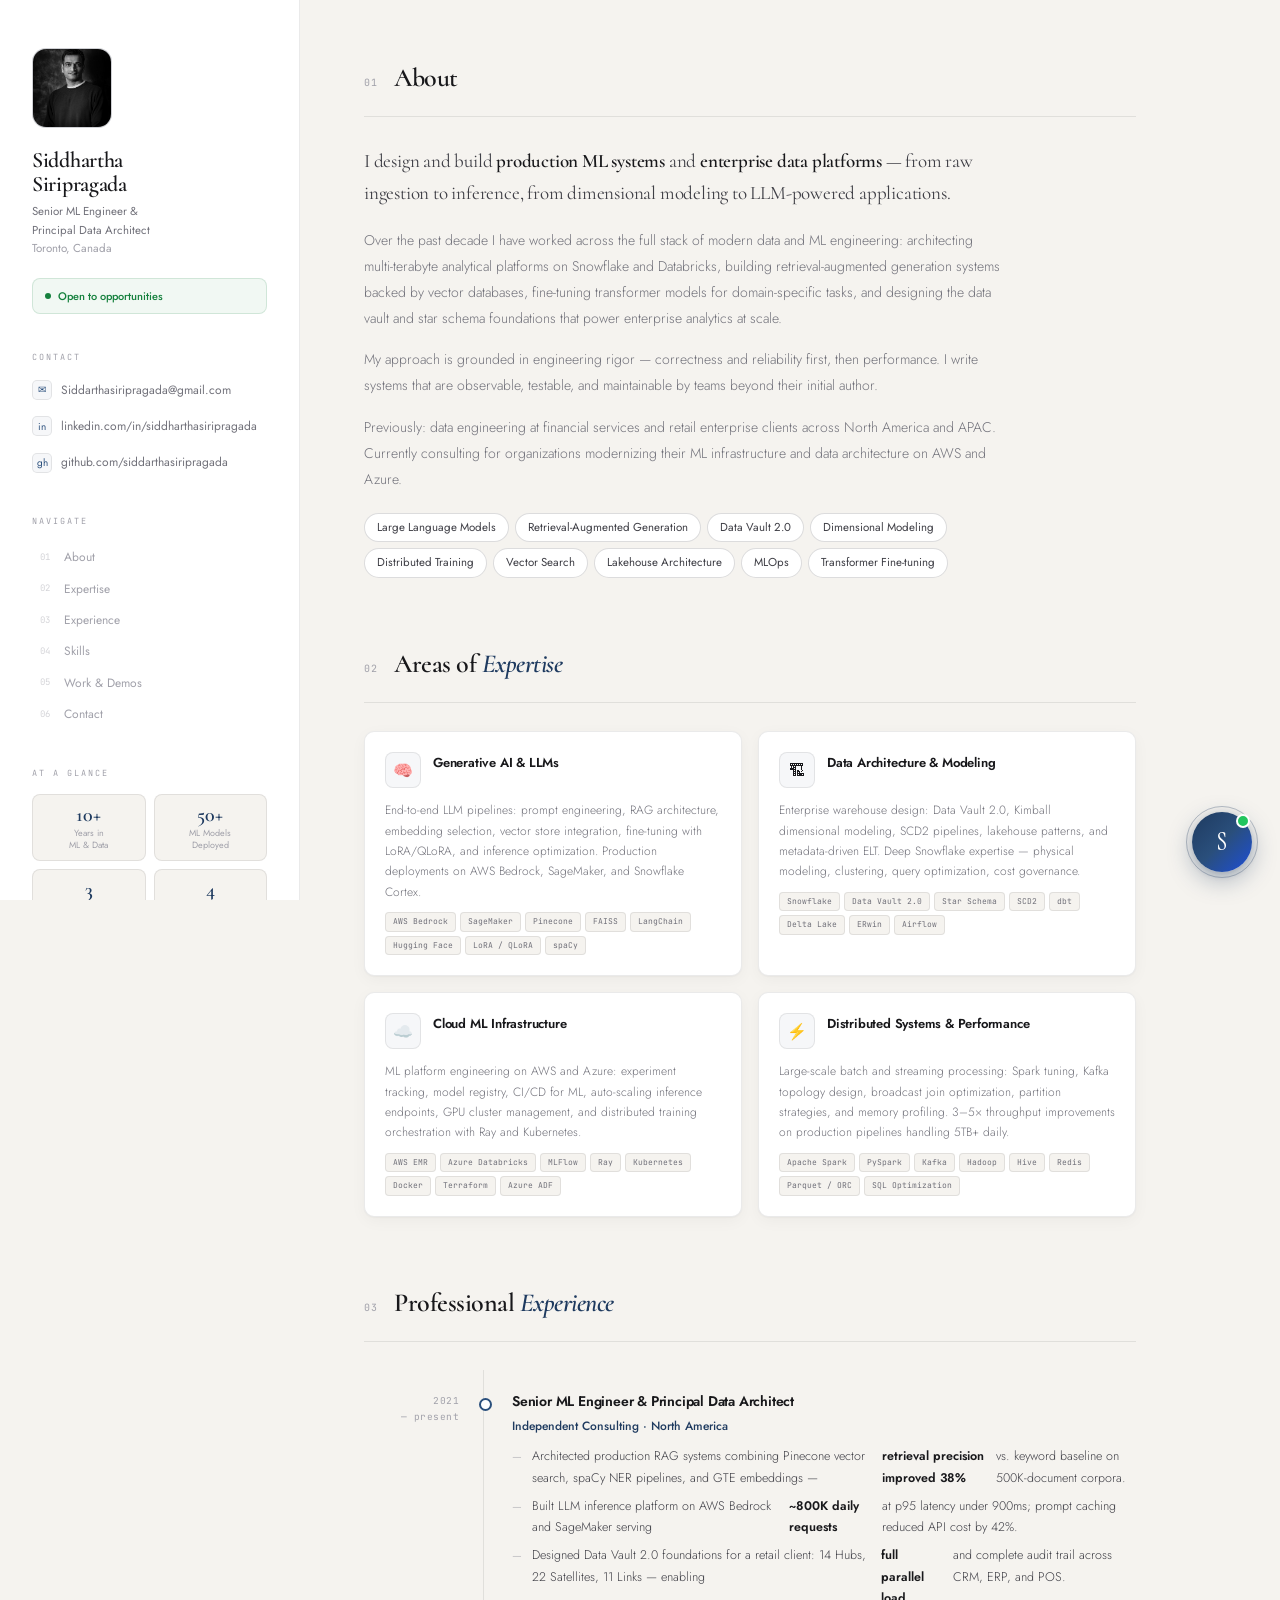
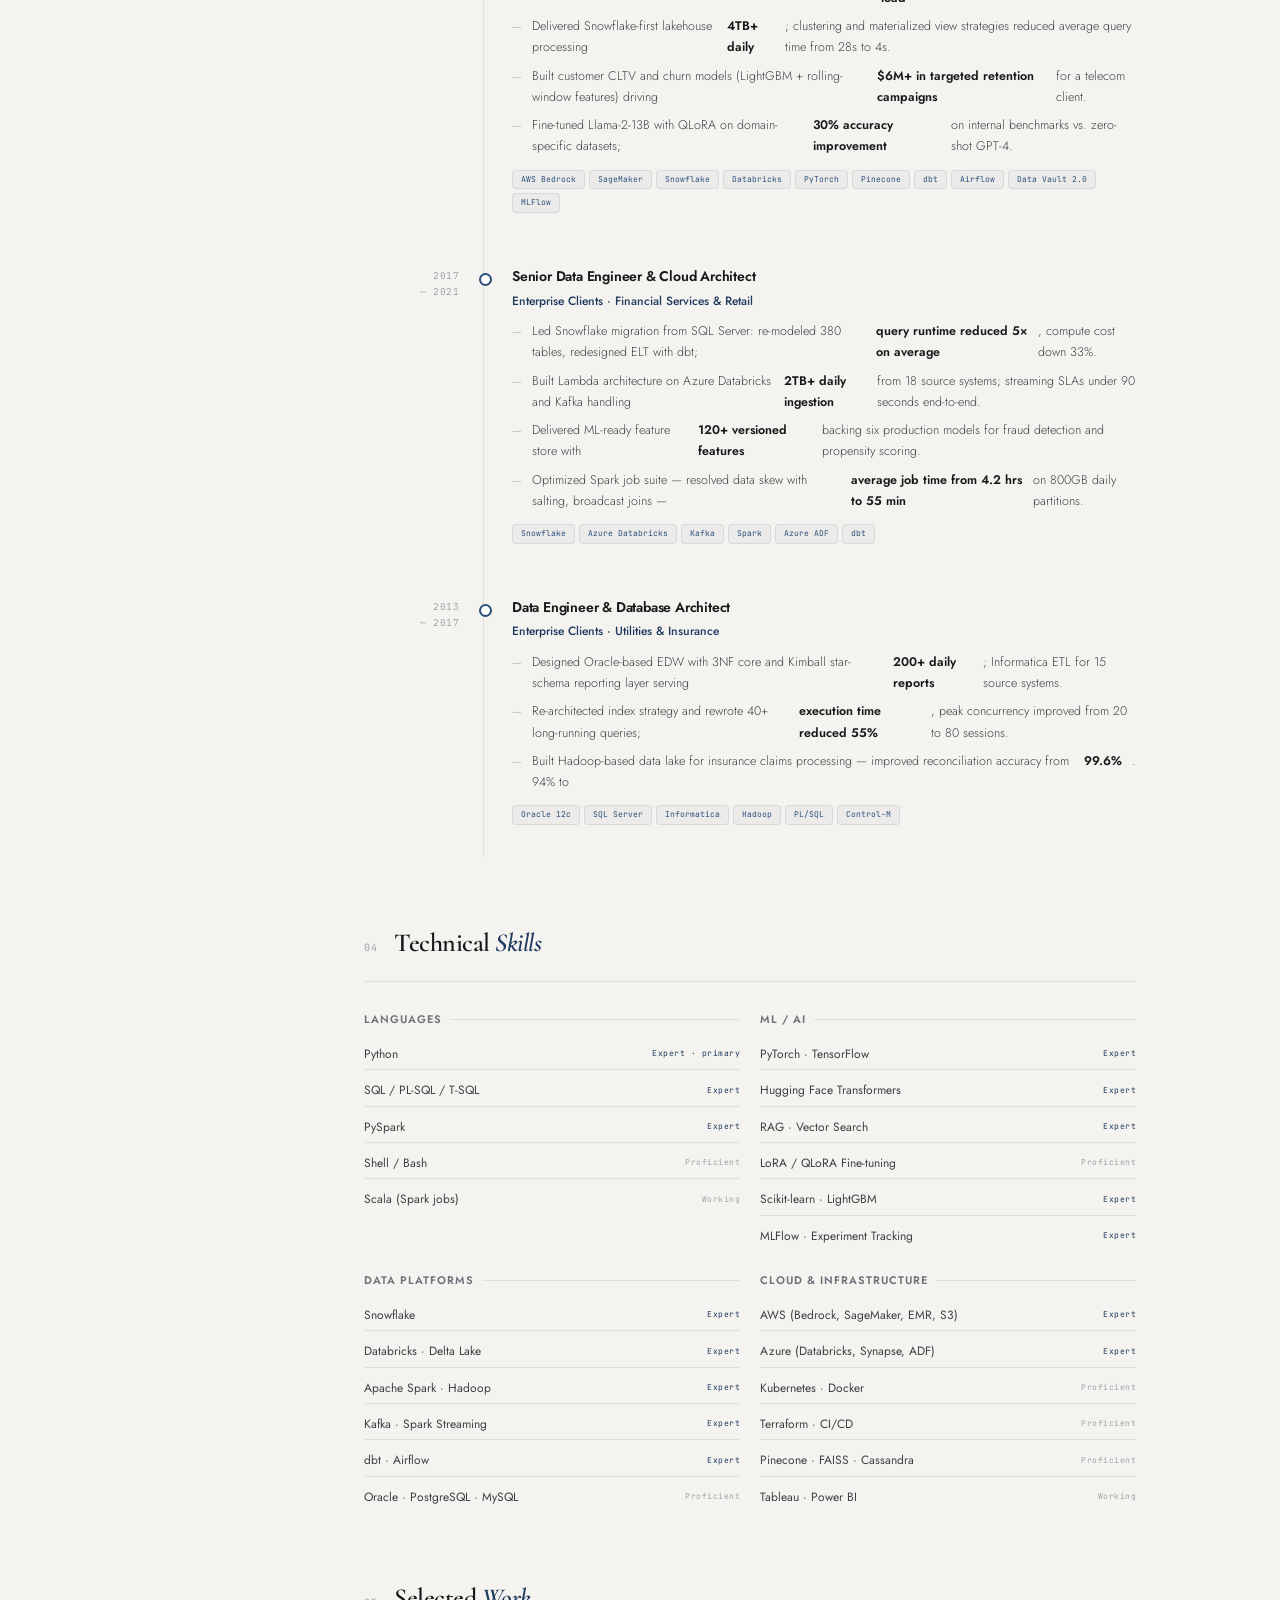
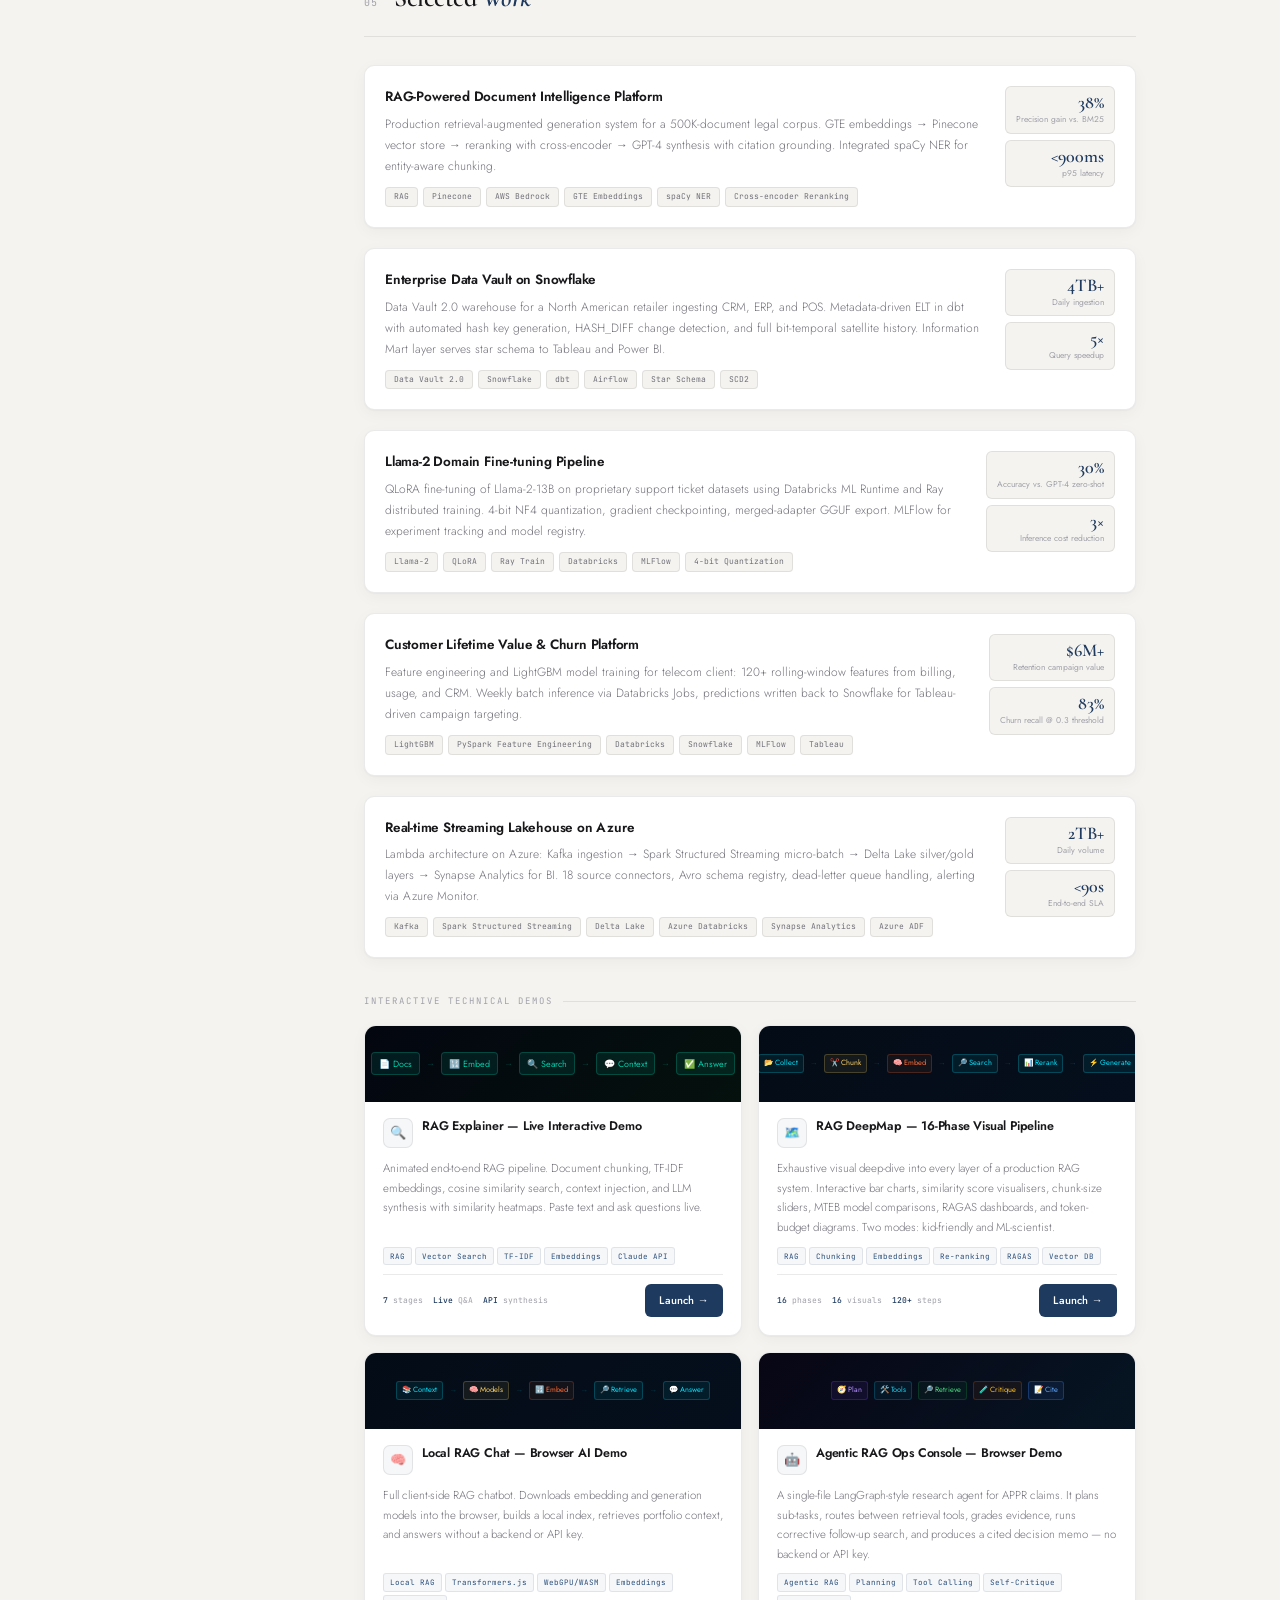
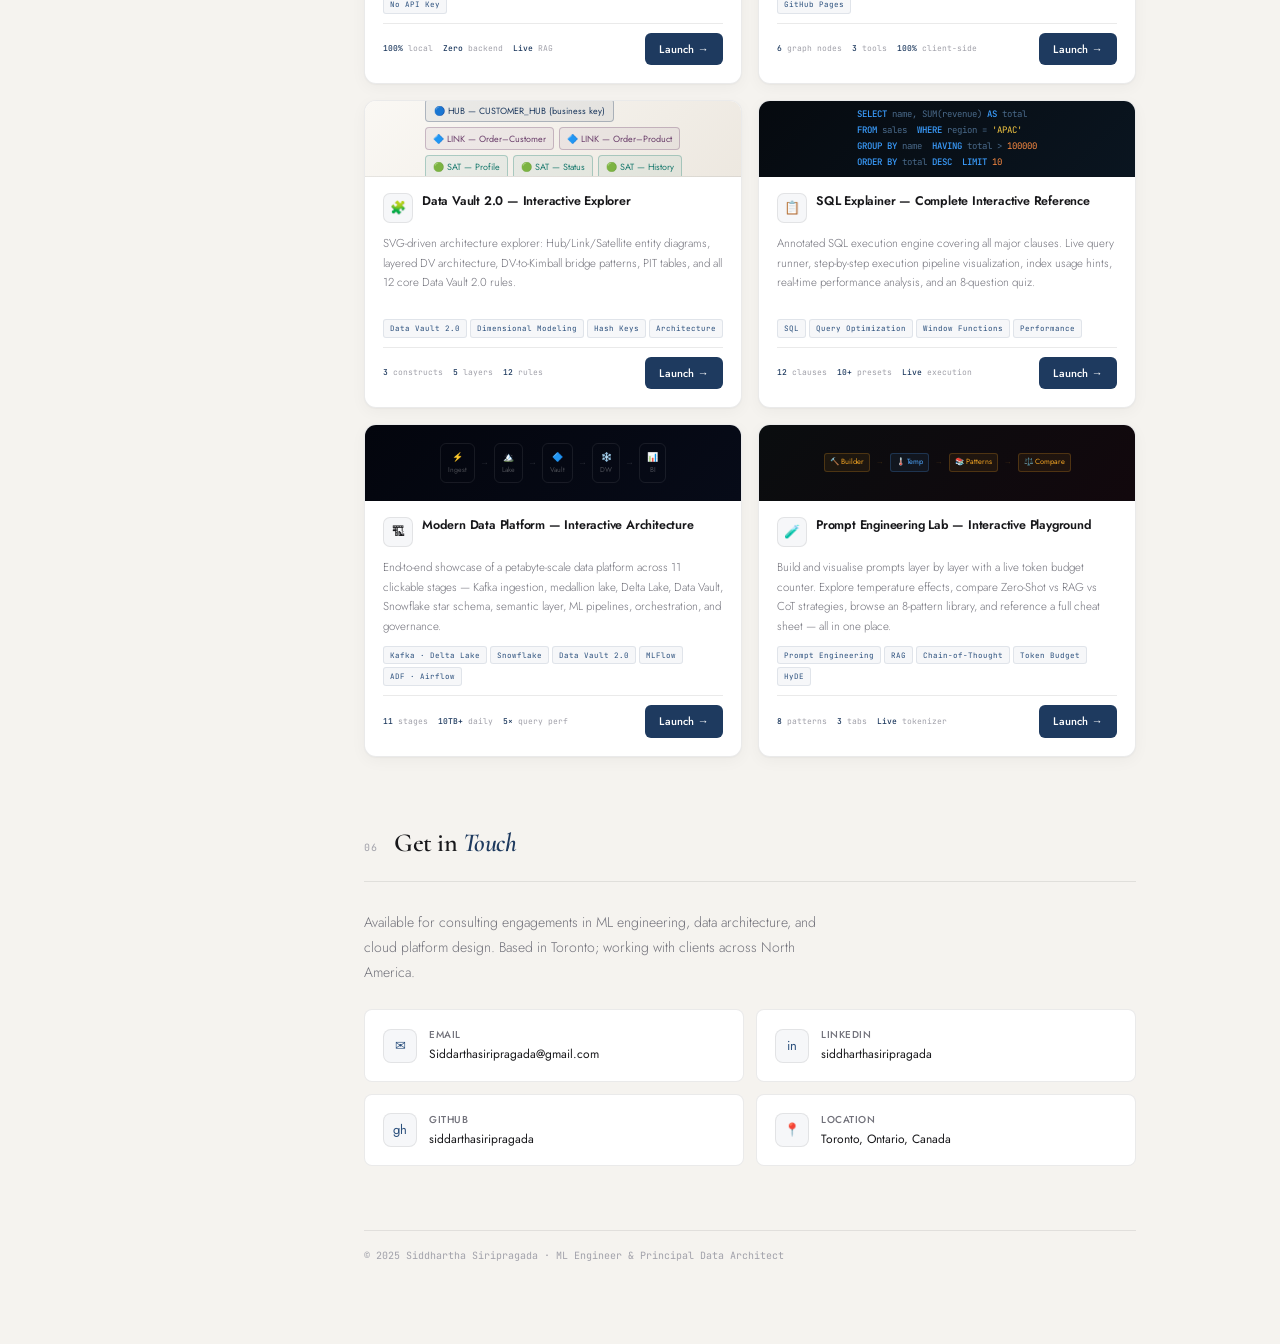
<file: index.html>
<!DOCTYPE html>
<html lang="en">
<head>

<!-- Google tag (gtag.js) -->
<script async src="https://www.googletagmanager.com/gtag/js?id=G-YKHCEYE77Y"></script>
<script>
  window.dataLayer = window.dataLayer || [];
  function gtag(){dataLayer.push(arguments);}
  gtag('js', new Date());

  gtag('config', 'G-YKHCEYE77Y');
</script>

<meta charset="UTF-8">
<meta name="viewport" content="width=device-width, initial-scale=1.0">
<meta name="description" content="Siddhartha Siripragada — ML Engineer & Principal Data Architect. LLMs, RAG, enterprise data platforms, dimensional modeling. Toronto, Canada.">
<title>Siddhartha Siripragada — ML Engineer & Data Architect</title>
<link href="https://fonts.googleapis.com/css2?family=Cormorant:ital,wght@0,300;0,400;0,600;0,700;1,300;1,400&family=Jost:wght@300;400;500;600&family=JetBrains+Mono:wght@300;400;500&display=swap" rel="stylesheet">
<style>
:root{
  --paper:#f5f3ef; --white:#ffffff; --ink:#18181b; --ink2:#3f3f46; --ink3:#71717a;
  --ink4:#a1a1aa; --ink5:#d4d4d8; --navy:#1e3a5f; --navy2:#2a4f7c;
  --navy3:rgba(30,58,95,.07); --navy4:rgba(30,58,95,.04);
  --link:#1d4ed8; --green:#15803d;
  --border:rgba(24,24,27,.09); --border2:rgba(24,24,27,.15);
  --shadow:0 1px 2px rgba(0,0,0,.04),0 4px 16px rgba(0,0,0,.04);
  --shadow2:0 2px 8px rgba(0,0,0,.06),0 12px 32px rgba(0,0,0,.06);
  --shadow3:0 4px 20px rgba(0,0,0,.1),0 1px 3px rgba(0,0,0,.06);
  --serif:'Cormorant',Georgia,serif; --sans:'Jost',sans-serif; --mono:'JetBrains Mono',monospace;
  --sidebar:300px;
}
*{margin:0;padding:0;box-sizing:border-box}
html{scroll-behavior:smooth;font-size:16px}
body{font-family:var(--sans);background:var(--paper);color:var(--ink);line-height:1.7;overflow-x:hidden;}
a{color:var(--link);text-decoration:none;}
a:hover{text-decoration:underline;text-underline-offset:3px;}
ul{list-style:none;}
img{max-width:100%;display:block;}

/* LAYOUT */
.layout{display:grid;grid-template-columns:var(--sidebar) 1fr;min-height:100vh;align-items:start;}

/* SIDEBAR */
.sidebar{position:sticky;top:0;height:100vh;overflow-y:auto;border-right:1px solid var(--border);background:var(--white);padding:48px 32px 40px;display:flex;flex-direction:column;gap:0;}
.sidebar::-webkit-scrollbar{width:0;}
.s-avatar{width:80px;height:80px;border-radius:14px;background:var(--navy3);border:1px solid var(--border2);display:flex;align-items:center;justify-content:center;font-family:var(--serif);font-size:32px;font-weight:600;color:var(--navy);margin-bottom:20px;letter-spacing:-1px;flex-shrink:0;overflow:hidden;}
.s-name{font-family:var(--serif);font-size:22px;font-weight:600;line-height:1.1;letter-spacing:-.3px;margin-bottom:6px;color:var(--ink);}
.s-title{font-size:11.5px;font-weight:400;color:var(--ink3);line-height:1.6;margin-bottom:16px;}
.s-divider{height:1px;background:var(--border);margin:18px 0;}
.s-section-label{font-family:var(--mono);font-size:8.5px;letter-spacing:2px;text-transform:uppercase;color:var(--ink4);margin-bottom:10px;}
.s-links{display:flex;flex-direction:column;gap:6px;}
.s-link{display:flex;align-items:center;gap:9px;font-size:12px;color:var(--ink3);font-weight:400;padding:5px 0;transition:color .15s;}
.s-link:hover{color:var(--navy);text-decoration:none;}
.s-link-icon{width:20px;height:20px;border-radius:5px;background:var(--navy4);display:flex;align-items:center;justify-content:center;font-size:10px;color:var(--navy2);flex-shrink:0;border:1px solid var(--border);}
.s-stats{display:grid;grid-template-columns:1fr 1fr;gap:8px;margin-top:4px;}
.s-stat{padding:10px;background:var(--paper);border:1px solid var(--border);border-radius:8px;text-align:center;}
.s-stat-v{font-family:var(--serif);font-size:20px;font-weight:600;color:var(--navy);line-height:1;}
.s-stat-l{font-size:9px;color:var(--ink4);font-weight:400;margin-top:2px;line-height:1.3;}
.s-tags{display:flex;flex-wrap:wrap;gap:4px;margin-top:4px;}
.s-tag{font-family:var(--mono);font-size:8px;padding:2px 8px;border-radius:100px;background:var(--navy4);color:var(--navy2);border:1px solid rgba(30,58,95,.12);letter-spacing:.3px;}
.s-available{display:flex;align-items:center;gap:7px;font-size:11px;font-weight:500;color:var(--green);padding:8px 12px;border-radius:8px;background:rgba(21,128,61,.06);border:1px solid rgba(21,128,61,.15);margin-top:4px;}
.s-avail-dot{width:6px;height:6px;border-radius:50%;background:var(--green);flex-shrink:0;animation:pulse 2s infinite;}
@keyframes pulse{0%,100%{opacity:1}50%{opacity:.4}}
.s-nav{display:flex;flex-direction:column;gap:1px;margin-top:4px;}
.s-nav-link{font-size:12px;color:var(--ink4);padding:5px 8px;border-radius:5px;transition:all .15s;display:flex;align-items:center;gap:8px;}
.s-nav-link:hover{color:var(--navy);background:var(--navy4);text-decoration:none;}
.s-nav-num{font-family:var(--mono);font-size:9px;color:var(--ink5);width:16px;}

/* MAIN */
.main{padding:56px 64px 80px;max-width:900px;}
.section{margin-bottom:64px;}
.section-header{display:flex;align-items:baseline;gap:16px;margin-bottom:28px;padding-bottom:16px;border-bottom:1px solid var(--border);}
.section-num{font-family:var(--mono);font-size:10px;color:var(--ink4);letter-spacing:1px;flex-shrink:0;}
.section-title{font-family:var(--serif);font-size:26px;font-weight:600;letter-spacing:-.5px;color:var(--ink);}
.section-title em{font-style:italic;color:var(--navy);}

/* BIO */
.bio-block{max-width:640px;}
.bio-lead{font-family:var(--serif);font-size:19px;font-weight:400;line-height:1.65;color:var(--ink2);margin-bottom:20px;letter-spacing:-.2px;}
.bio-lead strong{color:var(--ink);font-weight:600;}
.bio-body{font-size:14px;font-weight:300;color:var(--ink3);line-height:1.85;margin-bottom:16px;}
.interest-tags{display:flex;flex-wrap:wrap;gap:6px;margin-top:20px;}
.interest-tag{font-size:11.5px;font-weight:400;color:var(--ink2);padding:4px 12px;border-radius:100px;border:1px solid var(--border2);background:var(--white);transition:all .15s;}
.interest-tag:hover{border-color:var(--navy2);color:var(--navy);}

/* EXPERTISE */
.expertise-grid{display:grid;grid-template-columns:1fr 1fr;gap:16px;}
.exp-card{padding:20px;border:1px solid var(--border);border-radius:10px;background:var(--white);box-shadow:var(--shadow);transition:all .2s;}
.exp-card:hover{border-color:var(--border2);box-shadow:var(--shadow2);transform:translateY(-1px);}
.exp-card-top{display:flex;align-items:flex-start;gap:12px;margin-bottom:12px;}
.exp-icon{width:36px;height:36px;border-radius:8px;background:var(--navy4);border:1px solid var(--border);display:flex;align-items:center;justify-content:center;font-size:16px;flex-shrink:0;}
.exp-card-title{font-size:13px;font-weight:600;color:var(--ink);margin-bottom:3px;letter-spacing:-.2px;}
.exp-card-body{font-size:12px;font-weight:300;color:var(--ink3);line-height:1.7;}
.exp-techs{display:flex;flex-wrap:wrap;gap:4px;margin-top:10px;}
.exp-tech{font-family:var(--mono);font-size:8px;padding:2px 7px;border-radius:4px;background:var(--paper);color:var(--ink3);border:1px solid var(--border);}

/* TIMELINE */
.timeline{display:flex;flex-direction:column;gap:0;}
.tl-item{display:grid;grid-template-columns:120px 1fr;gap:0;position:relative;}
.tl-left{padding:20px 24px 20px 0;border-right:1px solid var(--border);text-align:right;}
.tl-period{font-family:var(--mono);font-size:9.5px;color:var(--ink4);letter-spacing:.5px;display:block;padding-top:3px;}
.tl-right{padding:20px 0 32px 28px;position:relative;}
.tl-right::before{content:'';position:absolute;left:-5px;top:28px;width:9px;height:9px;border-radius:50%;background:var(--white);border:2px solid var(--navy2);}
.tl-role{font-size:14px;font-weight:600;color:var(--ink);margin-bottom:2px;letter-spacing:-.2px;}
.tl-org{font-size:12px;color:var(--navy);font-weight:500;margin-bottom:10px;}
.tl-bullets{display:flex;flex-direction:column;gap:7px;}
.tl-bullet{font-size:12.5px;font-weight:300;color:var(--ink2);line-height:1.7;display:flex;gap:10px;align-items:flex-start;}
.tl-bullet::before{content:'—';color:var(--ink4);flex-shrink:0;margin-top:1px;font-size:11px;}
.tl-bullet strong{color:var(--ink);font-weight:600;}
.tl-stack{display:flex;flex-wrap:wrap;gap:4px;margin-top:12px;}
.tl-tag{font-family:var(--mono);font-size:8px;padding:2px 8px;border-radius:4px;background:var(--navy4);color:var(--navy2);border:1px solid rgba(30,58,95,.1);}

/* SKILLS */
.skills-grid{display:grid;grid-template-columns:1fr 1fr;gap:20px;}
.skill-group-title{font-size:11px;font-weight:600;letter-spacing:1px;text-transform:uppercase;color:var(--ink3);margin-bottom:10px;display:flex;align-items:center;gap:8px;}
.skill-group-title::after{content:'';flex:1;height:1px;background:var(--border);}
.skill-list{display:flex;flex-direction:column;gap:5px;}
.skill-item{display:flex;align-items:center;justify-content:space-between;font-size:12px;font-weight:400;color:var(--ink2);padding:5px 0;border-bottom:1px solid var(--border);}
.skill-item:last-child{border-bottom:none;}
.skill-level{font-family:var(--mono);font-size:8px;color:var(--ink4);letter-spacing:.5px;}
.skill-level.expert{color:var(--navy);}

/* PROJECTS */
.projects-list{display:flex;flex-direction:column;gap:20px;}
.proj-row{display:grid;grid-template-columns:1fr auto;gap:20px;align-items:start;padding:20px;border:1px solid var(--border);border-radius:10px;background:var(--white);box-shadow:var(--shadow);transition:all .2s;}
.proj-row:hover{border-color:var(--border2);box-shadow:var(--shadow2);}
.proj-title{font-size:13.5px;font-weight:600;color:var(--ink);margin-bottom:5px;letter-spacing:-.2px;}
.proj-abstract{font-size:12px;font-weight:300;color:var(--ink3);line-height:1.75;margin-bottom:10px;}
.proj-meta{display:flex;flex-wrap:wrap;gap:5px;}
.proj-tag{font-family:var(--mono);font-size:8px;padding:2px 8px;border-radius:4px;background:var(--paper);color:var(--ink3);border:1px solid var(--border);}
.proj-metrics{display:flex;flex-direction:column;gap:6px;flex-shrink:0;min-width:110px;}
.proj-metric{text-align:right;padding:6px 10px;background:var(--paper);border-radius:6px;border:1px solid var(--border);}
.proj-metric-v{font-family:var(--serif);font-size:18px;font-weight:600;color:var(--navy);line-height:1;}
.proj-metric-l{font-size:8.5px;color:var(--ink4);margin-top:1px;font-weight:400;}

/* ── INTERACTIVE DEMOS ── */
.subsection-label{font-family:var(--mono);font-size:9px;letter-spacing:2px;text-transform:uppercase;color:var(--ink4);margin-bottom:16px;margin-top:36px;display:flex;align-items:center;gap:10px;}
.subsection-label::after{content:'';flex:1;height:1px;background:var(--border);}

.demo-grid{display:grid;grid-template-columns:repeat(2,1fr);gap:16px;}

.demo-card{border:1px solid var(--border);border-radius:12px;background:var(--white);box-shadow:var(--shadow);display:flex;flex-direction:column;transition:all .25s;overflow:hidden;position:relative;}
.demo-card::after{content:'';position:absolute;top:0;left:0;right:0;height:2px;background:var(--dc,var(--navy));opacity:0;transition:opacity .25s;}
.demo-card:hover{border-color:var(--border2);box-shadow:var(--shadow3);transform:translateY(-3px);}
.demo-card:hover::after{opacity:1;}

/* Preview strips */
.demo-strip{height:76px;display:flex;align-items:center;justify-content:center;padding:10px 16px;border-bottom:1px solid var(--border);overflow:hidden;gap:6px;}
.ds-rag{background:linear-gradient(135deg,#030610,#05110d);}
.ds-vault{background:linear-gradient(135deg,#faf8f4,#ede8e0);}
.ds-sql{background:linear-gradient(135deg,#060a0f,#0a1520);}
.ds-platform{background:linear-gradient(135deg,#03050d,#070b18);}

/*new code */

.ds-ragviz{background:linear-gradient(135deg,#030C16,#050e1c);}
.rvphase{font-size:7.5px;padding:2px 5px;border-radius:3px;border:1px solid rgba(0,229,255,0.22);color:#00e5ff;background:rgba(0,229,255,0.07);white-space:nowrap;animation:rvpulse 3s ease-in-out infinite;}
.rvphase:nth-child(2){border-color:rgba(0,255,163,0.22);color:#00ffa3;background:rgba(0,255,163,0.07);animation-delay:.3s;}
.rvphase:nth-child(3){border-color:rgba(255,209,102,0.22);color:#ffd166;background:rgba(255,209,102,0.07);animation-delay:.6s;}
.rvphase:nth-child(4){border-color:rgba(162,89,255,0.22);color:#a259ff;background:rgba(162,89,255,0.07);animation-delay:.9s;}
.rvphase:nth-child(5){border-color:rgba(255,107,53,0.22);color:#ff6b35;background:rgba(255,107,53,0.07);animation-delay:1.2s;}
.rvphase:nth-child(6){border-color:rgba(255,77,158,0.22);color:#ff4d9e;background:rgba(255,77,158,0.07);animation-delay:1.5s;}
.rvarrow{color:rgba(0,229,255,0.2);font-size:8px;}
@keyframes rvpulse{0%,100%{opacity:.45}50%{opacity:1}}

.ds-promptlab{background:linear-gradient(135deg,#0a0d0f,#12080d);}
.plnode{font-size:7.5px;padding:2px 5px;border-radius:3px;border:1px solid rgba(245,166,35,0.22);color:#f5a623;background:rgba(245,166,35,0.07);white-space:nowrap;animation:rvpulse 3s ease-in-out infinite;}
.plnode:nth-child(2){border-color:rgba(0,212,170,0.22);color:#00d4aa;background:rgba(0,212,170,0.07);animation-delay:.4s;}
.plnode:nth-child(3){border-color:rgba(77,166,255,0.22);color:#4da6ff;background:rgba(77,166,255,0.07);animation-delay:.8s;}
.plnode:nth-child(4){border-color:rgba(176,122,255,0.22);color:#b07aff;background:rgba(176,122,255,0.07);animation-delay:1.2s;}
.plarrow{color:rgba(245,166,35,0.2);font-size:8px;}

/*new code */


.ds-agentic{background:linear-gradient(135deg,#080615,#061523);position:relative;}
.agnode{font-size:7.5px;padding:2px 5px;border-radius:3px;border:1px solid rgba(124,58,237,.28);color:#b692ff;background:rgba(124,58,237,.09);white-space:nowrap;animation:rvpulse 3s ease-in-out infinite;}
.agnode:nth-child(2){border-color:rgba(8,145,178,.3);color:#22d3ee;background:rgba(8,145,178,.09);animation-delay:.35s;}
.agnode:nth-child(3){border-color:rgba(21,128,61,.3);color:#4ade80;background:rgba(21,128,61,.09);animation-delay:.7s;}
.agnode:nth-child(4){border-color:rgba(180,83,9,.3);color:#fbbf24;background:rgba(180,83,9,.09);animation-delay:1.05s;}
.agnode:nth-child(5){border-color:rgba(59,130,246,.3);color:#60a5fa;background:rgba(59,130,246,.09);animation-delay:1.4s;}

/* RAG strip */
.rn{font-size:9px;padding:3px 7px;border-radius:4px;background:rgba(0,201,167,.1);border:1px solid rgba(0,201,167,.25);color:#00c9a7;white-space:nowrap;animation:rb 2.5s ease-in-out infinite;}
.rn:nth-child(3){animation-delay:.5s;} .rn:nth-child(5){animation-delay:1s;} .rn:nth-child(7){animation-delay:1.5s;} .rn:nth-child(9){animation-delay:2s;}
@keyframes rb{0%,100%{opacity:.5}50%{opacity:1}}
.ra{color:rgba(0,201,167,.3);font-size:9px;}

/* Vault strip */
.vhub{font-size:9px;padding:3px 8px;border-radius:4px;border:1px solid rgba(30,58,95,.3);color:#1e3a5f;background:rgba(30,58,95,.06);}
.vlink{font-size:9px;padding:3px 7px;border-radius:4px;border:1px solid rgba(107,63,107,.3);color:#6b3f6b;background:rgba(107,63,107,.06);}
.vsat{font-size:9px;padding:3px 7px;border-radius:4px;border:1px solid rgba(26,122,110,.3);color:#1a7a6e;background:rgba(26,122,110,.06);}
.vrow{display:flex;gap:5px;}
.vcol{display:flex;flex-direction:column;gap:5px;align-items:flex-start;}

/* SQL strip */
.sc{font-family:var(--mono);font-size:9px;line-height:1.75;color:#4a6a8a;}
.kw{color:#3b9eff;font-weight:500;} .sv{color:#f5c842;} .nv{color:#ff8c42;}

/* Platform strip */
.ppipe{display:flex;align-items:center;gap:5px;}
.pn{display:flex;flex-direction:column;align-items:center;font-size:9px;padding:5px 7px;border-radius:6px;border:1px solid rgba(255,255,255,.08);color:var(--pc);gap:1px;animation:pglow 3s ease-in-out infinite;}
.pn small{font-size:7px;color:rgba(255,255,255,.28);}
.pn:nth-child(1){animation-delay:0s;} .pn:nth-child(3){animation-delay:.5s;} .pn:nth-child(5){animation-delay:1s;} .pn:nth-child(7){animation-delay:1.5s;} .pn:nth-child(9){animation-delay:2s;}
@keyframes pglow{0%,100%{border-color:rgba(255,255,255,.08);}50%{border-color:var(--pc);box-shadow:0 0 8px var(--pc);}}
.pa{color:rgba(255,255,255,.15);font-size:9px;}

/* Demo card body */
.demo-body{padding:16px 18px 18px;display:flex;flex-direction:column;gap:9px;flex:1;min-height:230px;}
.demo-top{display:flex;align-items:flex-start;gap:9px;min-height:32px;}
.demo-ico{width:30px;height:30px;border-radius:7px;background:var(--navy4);border:1px solid var(--border);display:flex;align-items:center;justify-content:center;font-size:13px;flex-shrink:0;}
.demo-title{font-size:12.5px;font-weight:600;color:var(--ink);line-height:1.3;letter-spacing:-.2px;}
.demo-desc{font-size:11.5px;font-weight:300;color:var(--ink3);line-height:1.7;flex:1;}
.demo-tags{display:flex;flex-wrap:wrap;gap:3px;}
.demo-tag{font-family:var(--mono);font-size:7.5px;padding:2px 6px;border-radius:3px;background:var(--navy4);color:var(--navy2);border:1px solid rgba(30,58,95,.1);}
.demo-footer{display:flex;align-items:center;justify-content:space-between;padding-top:9px;border-top:1px solid var(--border);gap:10px;margin-top:auto;}
.demo-stats{display:flex;gap:10px;flex-wrap:wrap;}
.demo-stat{font-family:var(--mono);font-size:8px;color:var(--ink4);}
.demo-stat strong{color:var(--navy);font-weight:500;}
.demo-btn{padding:7px 14px;border-radius:6px;background:var(--navy);color:var(--white);font-size:11px;font-weight:500;transition:all .2s;text-decoration:none;letter-spacing:.2px;white-space:nowrap;flex-shrink:0;}
.demo-btn:hover{background:var(--navy2);text-decoration:none;transform:translateX(2px);}

/* CONTACT */
.contact-grid{display:grid;grid-template-columns:repeat(2,1fr);gap:12px;}
.contact-item{padding:16px 18px;border:1px solid var(--border);border-radius:8px;background:var(--white);display:flex;align-items:center;gap:12px;transition:all .15s;}
.contact-item:hover{border-color:var(--navy2);}
.contact-icon{width:34px;height:34px;border-radius:8px;background:var(--navy4);display:flex;align-items:center;justify-content:center;font-size:13px;color:var(--navy2);flex-shrink:0;border:1px solid var(--border);}
.contact-label{font-size:10px;font-weight:500;color:var(--ink3);text-transform:uppercase;letter-spacing:.5px;}
.contact-value{font-size:12px;font-weight:400;color:var(--ink);margin-top:1px;}
.contact-value a{color:var(--ink);}
.contact-value a:hover{color:var(--navy);}

/* RESPONSIVE */
@media(max-width:1000px){.demo-grid{grid-template-columns:1fr;}}
@media(max-width:900px){
  .layout{grid-template-columns:1fr;}
  .sidebar{position:relative;height:auto;border-right:none;border-bottom:1px solid var(--border);padding:32px 28px;}
  .main{padding:36px 28px 60px;}
  .expertise-grid,.skills-grid{grid-template-columns:1fr;}
  .demo-grid{grid-template-columns:1fr;}
  .tl-item{grid-template-columns:80px 1fr;}
  .proj-row{grid-template-columns:1fr;}
  .proj-metrics{flex-direction:row;min-width:unset;}
}


@media(max-width:700px){
  .demo-strip{height:auto;min-height:76px;flex-wrap:wrap;justify-content:flex-start;}
  .ppipe{flex-wrap:wrap;justify-content:flex-start;}
}

/* ANIMATIONS */
.fade-in{opacity:0;transform:translateY(12px);transition:opacity .5s ease,transform .5s ease;}
.fade-in.visible{opacity:1;transform:translateY(0);}
::-webkit-scrollbar{width:4px;height:4px}
::-webkit-scrollbar-track{background:transparent}
::-webkit-scrollbar-thumb{background:var(--ink5);border-radius:2px}
</style>
</head>
<body>
<div class="layout">

<!-- ════════ SIDEBAR ════════ -->
<aside class="sidebar">
  <div class="s-avatar">
    <img src="profile.jpg" alt="Siddhartha Siripragada" style="width:100%;height:100%;object-fit:cover;"
      onerror="this.style.display='none';this.parentElement.textContent='SS';">
  </div>
  <div class="s-name">Siddhartha<br>Siripragada</div>
  <div class="s-title">Senior ML Engineer &amp;<br>Principal Data Architect<br><span style="color:var(--ink4);">Toronto, Canada</span></div>
  <div class="s-available"><span class="s-avail-dot"></span>Open to opportunities</div>

  <div class="s-divider"></div>
  <div class="s-section-label">Contact</div>
  <div class="s-links">
    <a class="s-link" href="mailto:Siddarthasiripragada@gmail.com"><span class="s-link-icon">✉</span>Siddarthasiripragada@gmail.com</a>
    <a class="s-link" href="https://linkedin.com/in/siddharthasiripragada" target="_blank"><span class="s-link-icon">in</span>linkedin.com/in/siddharthasiripragada</a>
    <a class="s-link" href="https://github.com/siddarthasiripragada" target="_blank"><span class="s-link-icon">gh</span>github.com/siddarthasiripragada</a>
  </div>

  <div class="s-divider"></div>
  <div class="s-section-label">Navigate</div>
  <nav class="s-nav">
    <a class="s-nav-link" href="#about"><span class="s-nav-num">01</span>About</a>
    <a class="s-nav-link" href="#expertise"><span class="s-nav-num">02</span>Expertise</a>
    <a class="s-nav-link" href="#experience"><span class="s-nav-num">03</span>Experience</a>
    <a class="s-nav-link" href="#skills"><span class="s-nav-num">04</span>Skills</a>
    <a class="s-nav-link" href="#projects"><span class="s-nav-num">05</span>Work &amp; Demos</a>
    <a class="s-nav-link" href="#contact"><span class="s-nav-num">06</span>Contact</a>
  </nav>

  <div class="s-divider"></div>
  <div class="s-section-label">At a Glance</div>
  <div class="s-stats">
    <div class="s-stat"><div class="s-stat-v">10+</div><div class="s-stat-l">Years in<br>ML &amp; Data</div></div>
    <div class="s-stat"><div class="s-stat-v">50+</div><div class="s-stat-l">ML Models<br>Deployed</div></div>
    <div class="s-stat"><div class="s-stat-v">3</div><div class="s-stat-l">Cloud<br>Platforms</div></div>
    <div class="s-stat"><div class="s-stat-v">4</div><div class="s-stat-l">Live<br>Demos</div></div>
  </div>

  <div class="s-divider"></div>
  <div class="s-section-label">Core Stack</div>
  <div class="s-tags">
    <span class="s-tag">Python</span><span class="s-tag">PyTorch</span><span class="s-tag">Snowflake</span>
    <span class="s-tag">AWS Bedrock</span><span class="s-tag">SageMaker</span><span class="s-tag">Databricks</span>
    <span class="s-tag">Spark</span><span class="s-tag">Kafka</span><span class="s-tag">dbt</span>
    <span class="s-tag">Airflow</span><span class="s-tag">MLFlow</span><span class="s-tag">Pinecone</span>
    <span class="s-tag">FAISS</span><span class="s-tag">Kubernetes</span>
  </div>
</aside>

<!-- ════════ MAIN ════════ -->
<main class="main">

  <!-- 01 About -->
  <section class="section fade-in" id="about">
    <div class="section-header"><span class="section-num">01</span><h2 class="section-title">About</h2></div>
    <div class="bio-block">
      <p class="bio-lead">I design and build <strong>production ML systems</strong> and <strong>enterprise data platforms</strong> — from raw ingestion to inference, from dimensional modeling to LLM-powered applications.</p>
      <p class="bio-body">Over the past decade I have worked across the full stack of modern data and ML engineering: architecting multi-terabyte analytical platforms on Snowflake and Databricks, building retrieval-augmented generation systems backed by vector databases, fine-tuning transformer models for domain-specific tasks, and designing the data vault and star schema foundations that power enterprise analytics at scale.</p>
      <p class="bio-body">My approach is grounded in engineering rigor — correctness and reliability first, then performance. I write systems that are observable, testable, and maintainable by teams beyond their initial author.</p>
      <p class="bio-body">Previously: data engineering at financial services and retail enterprise clients across North America and APAC. Currently consulting for organizations modernizing their ML infrastructure and data architecture on AWS and Azure.</p>
      <div class="interest-tags">
        <span class="interest-tag">Large Language Models</span><span class="interest-tag">Retrieval-Augmented Generation</span>
        <span class="interest-tag">Data Vault 2.0</span><span class="interest-tag">Dimensional Modeling</span>
        <span class="interest-tag">Distributed Training</span><span class="interest-tag">Vector Search</span>
        <span class="interest-tag">Lakehouse Architecture</span><span class="interest-tag">MLOps</span>
        <span class="interest-tag">Transformer Fine-tuning</span>
      </div>
    </div>
  </section>

  <!-- 02 Expertise -->
  <section class="section fade-in" id="expertise">
    <div class="section-header"><span class="section-num">02</span><h2 class="section-title">Areas of <em>Expertise</em></h2></div>
    <div class="expertise-grid">
      <div class="exp-card">
        <div class="exp-card-top"><div class="exp-icon">🧠</div><div><div class="exp-card-title">Generative AI &amp; LLMs</div></div></div>
        <div class="exp-card-body">End-to-end LLM pipelines: prompt engineering, RAG architecture, embedding selection, vector store integration, fine-tuning with LoRA/QLoRA, and inference optimization. Production deployments on AWS Bedrock, SageMaker, and Snowflake Cortex.</div>
        <div class="exp-techs"><span class="exp-tech">AWS Bedrock</span><span class="exp-tech">SageMaker</span><span class="exp-tech">Pinecone</span><span class="exp-tech">FAISS</span><span class="exp-tech">LangChain</span><span class="exp-tech">Hugging Face</span><span class="exp-tech">LoRA / QLoRA</span><span class="exp-tech">spaCy</span></div>
      </div>
      <div class="exp-card">
        <div class="exp-card-top"><div class="exp-icon">🏗</div><div><div class="exp-card-title">Data Architecture &amp; Modeling</div></div></div>
        <div class="exp-card-body">Enterprise warehouse design: Data Vault 2.0, Kimball dimensional modeling, SCD2 pipelines, lakehouse patterns, and metadata-driven ELT. Deep Snowflake expertise — physical modeling, clustering, query optimization, cost governance.</div>
        <div class="exp-techs"><span class="exp-tech">Snowflake</span><span class="exp-tech">Data Vault 2.0</span><span class="exp-tech">Star Schema</span><span class="exp-tech">SCD2</span><span class="exp-tech">dbt</span><span class="exp-tech">Delta Lake</span><span class="exp-tech">ERwin</span><span class="exp-tech">Airflow</span></div>
      </div>
      <div class="exp-card">
        <div class="exp-card-top"><div class="exp-icon">☁️</div><div><div class="exp-card-title">Cloud ML Infrastructure</div></div></div>
        <div class="exp-card-body">ML platform engineering on AWS and Azure: experiment tracking, model registry, CI/CD for ML, auto-scaling inference endpoints, GPU cluster management, and distributed training orchestration with Ray and Kubernetes.</div>
        <div class="exp-techs"><span class="exp-tech">AWS EMR</span><span class="exp-tech">Azure Databricks</span><span class="exp-tech">MLFlow</span><span class="exp-tech">Ray</span><span class="exp-tech">Kubernetes</span><span class="exp-tech">Docker</span><span class="exp-tech">Terraform</span><span class="exp-tech">Azure ADF</span></div>
      </div>
      <div class="exp-card">
        <div class="exp-card-top"><div class="exp-icon">⚡</div><div><div class="exp-card-title">Distributed Systems &amp; Performance</div></div></div>
        <div class="exp-card-body">Large-scale batch and streaming processing: Spark tuning, Kafka topology design, broadcast join optimization, partition strategies, and memory profiling. 3–5× throughput improvements on production pipelines handling 5TB+ daily.</div>
        <div class="exp-techs"><span class="exp-tech">Apache Spark</span><span class="exp-tech">PySpark</span><span class="exp-tech">Kafka</span><span class="exp-tech">Hadoop</span><span class="exp-tech">Hive</span><span class="exp-tech">Redis</span><span class="exp-tech">Parquet / ORC</span><span class="exp-tech">SQL Optimization</span></div>
      </div>
    </div>
  </section>

  <!-- 03 Experience -->
  <section class="section fade-in" id="experience">
    <div class="section-header"><span class="section-num">03</span><h2 class="section-title">Professional <em>Experience</em></h2></div>
    <div class="timeline">
      <div class="tl-item">
        <div class="tl-left"><span class="tl-period">2021<br>— present</span></div>
        <div class="tl-right">
          <div class="tl-role">Senior ML Engineer &amp; Principal Data Architect</div>
          <div class="tl-org">Independent Consulting · North America</div>
          <div class="tl-bullets">
            <div class="tl-bullet">Architected production RAG systems combining Pinecone vector search, spaCy NER pipelines, and GTE embeddings — <strong>retrieval precision improved 38%</strong> vs. keyword baseline on 500K-document corpora.</div>
            <div class="tl-bullet">Built LLM inference platform on AWS Bedrock and SageMaker serving <strong>~800K daily requests</strong> at p95 latency under 900ms; prompt caching reduced API cost by 42%.</div>
            <div class="tl-bullet">Designed Data Vault 2.0 foundations for a retail client: 14 Hubs, 22 Satellites, 11 Links — enabling <strong>full parallel load</strong> and complete audit trail across CRM, ERP, and POS.</div>
            <div class="tl-bullet">Delivered Snowflake-first lakehouse processing <strong>4TB+ daily</strong>; clustering and materialized view strategies reduced average query time from 28s to 4s.</div>
            <div class="tl-bullet">Built customer CLTV and churn models (LightGBM + rolling-window features) driving <strong>$6M+ in targeted retention campaigns</strong> for a telecom client.</div>
            <div class="tl-bullet">Fine-tuned Llama-2-13B with QLoRA on domain-specific datasets; <strong>30% accuracy improvement</strong> on internal benchmarks vs. zero-shot GPT-4.</div>
          </div>
          <div class="tl-stack"><span class="tl-tag">AWS Bedrock</span><span class="tl-tag">SageMaker</span><span class="tl-tag">Snowflake</span><span class="tl-tag">Databricks</span><span class="tl-tag">PyTorch</span><span class="tl-tag">Pinecone</span><span class="tl-tag">dbt</span><span class="tl-tag">Airflow</span><span class="tl-tag">Data Vault 2.0</span><span class="tl-tag">MLFlow</span></div>
        </div>
      </div>
      <div class="tl-item">
        <div class="tl-left"><span class="tl-period">2017<br>— 2021</span></div>
        <div class="tl-right">
          <div class="tl-role">Senior Data Engineer &amp; Cloud Architect</div>
          <div class="tl-org">Enterprise Clients · Financial Services &amp; Retail</div>
          <div class="tl-bullets">
            <div class="tl-bullet">Led Snowflake migration from SQL Server: re-modeled 380 tables, redesigned ELT with dbt; <strong>query runtime reduced 5× on average</strong>, compute cost down 33%.</div>
            <div class="tl-bullet">Built Lambda architecture on Azure Databricks and Kafka handling <strong>2TB+ daily ingestion</strong> from 18 source systems; streaming SLAs under 90 seconds end-to-end.</div>
            <div class="tl-bullet">Delivered ML-ready feature store with <strong>120+ versioned features</strong> backing six production models for fraud detection and propensity scoring.</div>
            <div class="tl-bullet">Optimized Spark job suite — resolved data skew with salting, broadcast joins — <strong>average job time from 4.2 hrs to 55 min</strong> on 800GB daily partitions.</div>
          </div>
          <div class="tl-stack"><span class="tl-tag">Snowflake</span><span class="tl-tag">Azure Databricks</span><span class="tl-tag">Kafka</span><span class="tl-tag">Spark</span><span class="tl-tag">Azure ADF</span><span class="tl-tag">dbt</span></div>
        </div>
      </div>
      <div class="tl-item">
        <div class="tl-left"><span class="tl-period">2013<br>— 2017</span></div>
        <div class="tl-right">
          <div class="tl-role">Data Engineer &amp; Database Architect</div>
          <div class="tl-org">Enterprise Clients · Utilities &amp; Insurance</div>
          <div class="tl-bullets">
            <div class="tl-bullet">Designed Oracle-based EDW with 3NF core and Kimball star-schema reporting layer serving <strong>200+ daily reports</strong>; Informatica ETL for 15 source systems.</div>
            <div class="tl-bullet">Re-architected index strategy and rewrote 40+ long-running queries; <strong>execution time reduced 55%</strong>, peak concurrency improved from 20 to 80 sessions.</div>
            <div class="tl-bullet">Built Hadoop-based data lake for insurance claims processing — improved reconciliation accuracy from 94% to <strong>99.6%</strong>.</div>
          </div>
          <div class="tl-stack"><span class="tl-tag">Oracle 12c</span><span class="tl-tag">SQL Server</span><span class="tl-tag">Informatica</span><span class="tl-tag">Hadoop</span><span class="tl-tag">PL/SQL</span><span class="tl-tag">Control-M</span></div>
        </div>
      </div>
    </div>
  </section>

  <!-- 04 Skills -->
  <section class="section fade-in" id="skills">
    <div class="section-header"><span class="section-num">04</span><h2 class="section-title">Technical <em>Skills</em></h2></div>
    <div class="skills-grid">
      <div class="skill-group">
        <div class="skill-group-title">Languages</div>
        <div class="skill-list">
          <div class="skill-item">Python<span class="skill-level expert">Expert · primary</span></div>
          <div class="skill-item">SQL / PL-SQL / T-SQL<span class="skill-level expert">Expert</span></div>
          <div class="skill-item">PySpark<span class="skill-level expert">Expert</span></div>
          <div class="skill-item">Shell / Bash<span class="skill-level">Proficient</span></div>
          <div class="skill-item">Scala (Spark jobs)<span class="skill-level">Working</span></div>
        </div>
      </div>
      <div class="skill-group">
        <div class="skill-group-title">ML / AI</div>
        <div class="skill-list">
          <div class="skill-item">PyTorch · TensorFlow<span class="skill-level expert">Expert</span></div>
          <div class="skill-item">Hugging Face Transformers<span class="skill-level expert">Expert</span></div>
          <div class="skill-item">RAG · Vector Search<span class="skill-level expert">Expert</span></div>
          <div class="skill-item">LoRA / QLoRA Fine-tuning<span class="skill-level">Proficient</span></div>
          <div class="skill-item">Scikit-learn · LightGBM<span class="skill-level expert">Expert</span></div>
          <div class="skill-item">MLFlow · Experiment Tracking<span class="skill-level expert">Expert</span></div>
        </div>
      </div>
      <div class="skill-group">
        <div class="skill-group-title">Data Platforms</div>
        <div class="skill-list">
          <div class="skill-item">Snowflake<span class="skill-level expert">Expert</span></div>
          <div class="skill-item">Databricks · Delta Lake<span class="skill-level expert">Expert</span></div>
          <div class="skill-item">Apache Spark · Hadoop<span class="skill-level expert">Expert</span></div>
          <div class="skill-item">Kafka · Spark Streaming<span class="skill-level expert">Expert</span></div>
          <div class="skill-item">dbt · Airflow<span class="skill-level expert">Expert</span></div>
          <div class="skill-item">Oracle · PostgreSQL · MySQL<span class="skill-level">Proficient</span></div>
        </div>
      </div>
      <div class="skill-group">
        <div class="skill-group-title">Cloud &amp; Infrastructure</div>
        <div class="skill-list">
          <div class="skill-item">AWS (Bedrock, SageMaker, EMR, S3)<span class="skill-level expert">Expert</span></div>
          <div class="skill-item">Azure (Databricks, Synapse, ADF)<span class="skill-level expert">Expert</span></div>
          <div class="skill-item">Kubernetes · Docker<span class="skill-level">Proficient</span></div>
          <div class="skill-item">Terraform · CI/CD<span class="skill-level">Proficient</span></div>
          <div class="skill-item">Pinecone · FAISS · Cassandra<span class="skill-level">Proficient</span></div>
          <div class="skill-item">Tableau · Power BI<span class="skill-level">Working</span></div>
        </div>
      </div>
    </div>
  </section>

  <!-- 05 Projects & Demos -->
  <section class="section fade-in" id="projects">
    <div class="section-header"><span class="section-num">05</span><h2 class="section-title">Selected <em>Work</em></h2></div>
    <div class="projects-list">
      <div class="proj-row">
        <div>
          <div class="proj-title">RAG-Powered Document Intelligence Platform</div>
          <div class="proj-abstract">Production retrieval-augmented generation system for a 500K-document legal corpus. GTE embeddings → Pinecone vector store → reranking with cross-encoder → GPT-4 synthesis with citation grounding. Integrated spaCy NER for entity-aware chunking.</div>
          <div class="proj-meta"><span class="proj-tag">RAG</span><span class="proj-tag">Pinecone</span><span class="proj-tag">AWS Bedrock</span><span class="proj-tag">GTE Embeddings</span><span class="proj-tag">spaCy NER</span><span class="proj-tag">Cross-encoder Reranking</span></div>
        </div>
        <div class="proj-metrics">
          <div class="proj-metric"><div class="proj-metric-v">38%</div><div class="proj-metric-l">Precision gain vs. BM25</div></div>
          <div class="proj-metric"><div class="proj-metric-v">&lt;900ms</div><div class="proj-metric-l">p95 latency</div></div>
        </div>
      </div>
      <div class="proj-row">
        <div>
          <div class="proj-title">Enterprise Data Vault on Snowflake</div>
          <div class="proj-abstract">Data Vault 2.0 warehouse for a North American retailer ingesting CRM, ERP, and POS. Metadata-driven ELT in dbt with automated hash key generation, HASH_DIFF change detection, and full bit-temporal satellite history. Information Mart layer serves star schema to Tableau and Power BI.</div>
          <div class="proj-meta"><span class="proj-tag">Data Vault 2.0</span><span class="proj-tag">Snowflake</span><span class="proj-tag">dbt</span><span class="proj-tag">Airflow</span><span class="proj-tag">Star Schema</span><span class="proj-tag">SCD2</span></div>
        </div>
        <div class="proj-metrics">
          <div class="proj-metric"><div class="proj-metric-v">4TB+</div><div class="proj-metric-l">Daily ingestion</div></div>
          <div class="proj-metric"><div class="proj-metric-v">5×</div><div class="proj-metric-l">Query speedup</div></div>
        </div>
      </div>
      <div class="proj-row">
        <div>
          <div class="proj-title">Llama-2 Domain Fine-tuning Pipeline</div>
          <div class="proj-abstract">QLoRA fine-tuning of Llama-2-13B on proprietary support ticket datasets using Databricks ML Runtime and Ray distributed training. 4-bit NF4 quantization, gradient checkpointing, merged-adapter GGUF export. MLFlow for experiment tracking and model registry.</div>
          <div class="proj-meta"><span class="proj-tag">Llama-2</span><span class="proj-tag">QLoRA</span><span class="proj-tag">Ray Train</span><span class="proj-tag">Databricks</span><span class="proj-tag">MLFlow</span><span class="proj-tag">4-bit Quantization</span></div>
        </div>
        <div class="proj-metrics">
          <div class="proj-metric"><div class="proj-metric-v">30%</div><div class="proj-metric-l">Accuracy vs. GPT-4 zero-shot</div></div>
          <div class="proj-metric"><div class="proj-metric-v">3×</div><div class="proj-metric-l">Inference cost reduction</div></div>
        </div>
      </div>
      <div class="proj-row">
        <div>
          <div class="proj-title">Customer Lifetime Value &amp; Churn Platform</div>
          <div class="proj-abstract">Feature engineering and LightGBM model training for telecom client: 120+ rolling-window features from billing, usage, and CRM. Weekly batch inference via Databricks Jobs, predictions written back to Snowflake for Tableau-driven campaign targeting.</div>
          <div class="proj-meta"><span class="proj-tag">LightGBM</span><span class="proj-tag">PySpark Feature Engineering</span><span class="proj-tag">Databricks</span><span class="proj-tag">Snowflake</span><span class="proj-tag">MLFlow</span><span class="proj-tag">Tableau</span></div>
        </div>
        <div class="proj-metrics">
          <div class="proj-metric"><div class="proj-metric-v">$6M+</div><div class="proj-metric-l">Retention campaign value</div></div>
          <div class="proj-metric"><div class="proj-metric-v">83%</div><div class="proj-metric-l">Churn recall @ 0.3 threshold</div></div>
        </div>
      </div>
      <div class="proj-row">
        <div>
          <div class="proj-title">Real-time Streaming Lakehouse on Azure</div>
          <div class="proj-abstract">Lambda architecture on Azure: Kafka ingestion → Spark Structured Streaming micro-batch → Delta Lake silver/gold layers → Synapse Analytics for BI. 18 source connectors, Avro schema registry, dead-letter queue handling, alerting via Azure Monitor.</div>
          <div class="proj-meta"><span class="proj-tag">Kafka</span><span class="proj-tag">Spark Structured Streaming</span><span class="proj-tag">Delta Lake</span><span class="proj-tag">Azure Databricks</span><span class="proj-tag">Synapse Analytics</span><span class="proj-tag">Azure ADF</span></div>
        </div>
        <div class="proj-metrics">
          <div class="proj-metric"><div class="proj-metric-v">2TB+</div><div class="proj-metric-l">Daily volume</div></div>
          <div class="proj-metric"><div class="proj-metric-v">&lt;90s</div><div class="proj-metric-l">End-to-end SLA</div></div>
        </div>
      </div>
    </div>

    <!-- INTERACTIVE DEMOS -->
    <div class="subsection-label">Interactive Technical Demos</div>
    <div class="demo-grid">

      <!-- RAG Demo -->
      <div class="demo-card" style="--dc:#00c9a7;">
        <div class="demo-strip ds-rag">
          <div class="rn">📄 Docs</div><span class="ra">→</span>
          <div class="rn">🔢 Embed</div><span class="ra">→</span>
          <div class="rn">🔍 Search</div><span class="ra">→</span>
          <div class="rn">💬 Context</div><span class="ra">→</span>
          <div class="rn">✅ Answer</div>
        </div>
        <div class="demo-body">
          <div class="demo-top">
            <div class="demo-ico">🔍</div>
            <div class="demo-title">RAG Explainer — Live Interactive Demo</div>
          </div>
          <div class="demo-desc">Animated end-to-end RAG pipeline. Document chunking, TF-IDF embeddings, cosine similarity search, context injection, and LLM synthesis with similarity heatmaps. Paste text and ask questions live.</div>
          <div class="demo-tags"><span class="demo-tag">RAG</span><span class="demo-tag">Vector Search</span><span class="demo-tag">TF-IDF</span><span class="demo-tag">Embeddings</span><span class="demo-tag">Claude API</span></div>
          <div class="demo-footer">
            <div class="demo-stats"><span class="demo-stat"><strong>7</strong> stages</span><span class="demo-stat"><strong>Live</strong> Q&amp;A</span><span class="demo-stat"><strong>API</strong> synthesis</span></div>
            <a href="rag-explainer-v2.html" target="_blank" class="demo-btn">Launch →</a>
          </div>
        </div>
      </div>

	  <!-- RAG DeepMap Demo -->
<div class="demo-card" style="--dc:#00e5ff;">
  <div class="demo-strip ds-ragviz">
    <div class="rvphase">📂 Collect</div><span class="rvarrow">→</span>
    <div class="rvphase">✂️ Chunk</div><span class="rvarrow">→</span>
    <div class="rvphase">🧠 Embed</div><span class="rvarrow">→</span>
    <div class="rvphase">🔎 Search</div><span class="rvarrow">→</span>
    <div class="rvphase">📊 Rerank</div><span class="rvarrow">→</span>
    <div class="rvphase">⚡ Generate</div>
  </div>
  <div class="demo-body">
    <div class="demo-top">
      <div class="demo-ico">🗺️</div>
      <div class="demo-title">RAG DeepMap — 16-Phase Visual Pipeline</div>
    </div>
    <div class="demo-desc">Exhaustive visual deep-dive into every layer of a production RAG system. Interactive bar charts, similarity score visualisers, chunk-size sliders, MTEB model comparisons, RAGAS dashboards, and token-budget diagrams. Two modes: kid-friendly and ML-scientist.</div>
    <div class="demo-tags"><span class="demo-tag">RAG</span><span class="demo-tag">Chunking</span><span class="demo-tag">Embeddings</span><span class="demo-tag">Re-ranking</span><span class="demo-tag">RAGAS</span><span class="demo-tag">Vector DB</span></div>
    <div class="demo-footer">
      <div class="demo-stats"><span class="demo-stat"><strong>16</strong> phases</span><span class="demo-stat"><strong>16</strong> visuals</span><span class="demo-stat"><strong>120+</strong> steps</span></div>
      <a href="rag-visual.html" target="_blank" class="demo-btn">Launch →</a>
    </div>
  </div>
</div>

      <!-- Local RAG Chat Demo -->
      <div class="demo-card" style="--dc:#7c3aed;">
        <div class="demo-strip ds-ragviz">
          <div class="rvphase">📚 Context</div><span class="rvarrow">→</span>
          <div class="rvphase">🧠 Models</div><span class="rvarrow">→</span>
          <div class="rvphase">🔢 Embed</div><span class="rvarrow">→</span>
          <div class="rvphase">🔎 Retrieve</div><span class="rvarrow">→</span>
          <div class="rvphase">💬 Answer</div>
        </div>
        <div class="demo-body">
          <div class="demo-top">
            <div class="demo-ico">🧠</div>
            <div class="demo-title">Local RAG Chat — Browser AI Demo</div>
          </div>
          <div class="demo-desc">Full client-side RAG chatbot. Downloads embedding and generation models into the browser, builds a local index, retrieves portfolio context, and answers without a backend or API key.</div>
          <div class="demo-tags"><span class="demo-tag">Local RAG</span><span class="demo-tag">Transformers.js</span><span class="demo-tag">WebGPU/WASM</span><span class="demo-tag">Embeddings</span><span class="demo-tag">No API Key</span></div>
          <div class="demo-footer">
            <div class="demo-stats"><span class="demo-stat"><strong>100%</strong> local</span><span class="demo-stat"><strong>Zero</strong> backend</span><span class="demo-stat"><strong>Live</strong> RAG</span></div>
            <a href="local-rag-chat.html" target="_blank" class="demo-btn">Launch →</a>
          </div>
        </div>
      </div>


      <!-- Agentic RAG Demo -->
      <div class="demo-card" style="--dc:#7c3aed;">
        <div class="demo-strip ds-agentic">
          <div class="agnode">🧭 Plan</div>
          <div class="agnode">🛠️ Tools</div>
          <div class="agnode">🔎 Retrieve</div>
          <div class="agnode">🧪 Critique</div>
          <div class="agnode">📝 Cite</div>
        </div>
        <div class="demo-body">
          <div class="demo-top">
            <div class="demo-ico">🤖</div>
            <div class="demo-title">Agentic RAG Ops Console — Browser Demo</div>
          </div>
          <div class="demo-desc">A single-file LangGraph-style research agent for APPR claims. It plans sub-tasks, routes between retrieval tools, grades evidence, runs corrective follow-up search, and produces a cited decision memo — no backend or API key.</div>
          <div class="demo-tags"><span class="demo-tag">Agentic RAG</span><span class="demo-tag">Planning</span><span class="demo-tag">Tool Calling</span><span class="demo-tag">Self-Critique</span><span class="demo-tag">GitHub Pages</span></div>
          <div class="demo-footer">
            <div class="demo-stats"><span class="demo-stat"><strong>6</strong> graph nodes</span><span class="demo-stat"><strong>3</strong> tools</span><span class="demo-stat"><strong>100%</strong> client-side</span></div>
            <a href="agentic-rag-demo.html" target="_blank" class="demo-btn">Launch →</a>
          </div>
        </div>
      </div>

      <!-- Data Vault Demo -->
      <div class="demo-card" style="--dc:#c4622d;">
        <div class="demo-strip ds-vault">
          <div class="vcol">
            <div class="vhub">🔵 HUB — CUSTOMER_HUB (business key)</div>
            <div class="vrow"><div class="vlink">🔷 LINK — Order–Customer</div><div class="vlink">🔷 LINK — Order–Product</div></div>
            <div class="vrow"><div class="vsat">🟢 SAT — Profile</div><div class="vsat">🟢 SAT — Status</div><div class="vsat">🟢 SAT — History</div></div>
          </div>
        </div>
        <div class="demo-body">
          <div class="demo-top">
            <div class="demo-ico">🧩</div>
            <div class="demo-title">Data Vault 2.0 — Interactive Explorer</div>
          </div>
          <div class="demo-desc">SVG-driven architecture explorer: Hub/Link/Satellite entity diagrams, layered DV architecture, DV-to-Kimball bridge patterns, PIT tables, and all 12 core Data Vault 2.0 rules.</div>
          <div class="demo-tags"><span class="demo-tag">Data Vault 2.0</span><span class="demo-tag">Dimensional Modeling</span><span class="demo-tag">Hash Keys</span><span class="demo-tag">Architecture</span></div>
          <div class="demo-footer">
            <div class="demo-stats"><span class="demo-stat"><strong>3</strong> constructs</span><span class="demo-stat"><strong>5</strong> layers</span><span class="demo-stat"><strong>12</strong> rules</span></div>
            <a href="datavault-v2.html" target="_blank" class="demo-btn">Launch →</a>
          </div>
        </div>
      </div>

      <!-- SQL Demo -->
      <div class="demo-card" style="--dc:#3b9eff;">
        <div class="demo-strip ds-sql">
          <div class="sc">
            <span class="kw">SELECT</span> name, SUM(revenue) <span class="kw">AS</span> total<br>
            <span class="kw">FROM</span> sales &nbsp;<span class="kw">WHERE</span> region = <span class="sv">'APAC'</span><br>
            <span class="kw">GROUP BY</span> name &nbsp;<span class="kw">HAVING</span> total &gt; <span class="nv">100000</span><br>
            <span class="kw">ORDER BY</span> total <span class="kw">DESC</span> &nbsp;<span class="kw">LIMIT</span> <span class="nv">10</span>
          </div>
        </div>
        <div class="demo-body">
          <div class="demo-top">
            <div class="demo-ico">📋</div>
            <div class="demo-title">SQL Explainer — Complete Interactive Reference</div>
          </div>
          <div class="demo-desc">Annotated SQL execution engine covering all major clauses. Live query runner, step-by-step execution pipeline visualization, index usage hints, real-time performance analysis, and an 8-question quiz.</div>
          <div class="demo-tags"><span class="demo-tag">SQL</span><span class="demo-tag">Query Optimization</span><span class="demo-tag">Window Functions</span><span class="demo-tag">Performance</span></div>
          <div class="demo-footer">
            <div class="demo-stats"><span class="demo-stat"><strong>12</strong> clauses</span><span class="demo-stat"><strong>10+</strong> presets</span><span class="demo-stat"><strong>Live</strong> execution</span></div>
            <a href="sql-explainer.html" target="_blank" class="demo-btn">Launch →</a>
          </div>
        </div>
      </div>

      <!-- Data Platform Demo -->
      <div class="demo-card" style="--dc:#1e3a5f;">
        <div class="demo-strip ds-platform">
          <div class="ppipe">
            <div class="pn" style="--pc:#ff6b35;">⚡<small>Ingest</small></div><span class="pa">→</span>
            <div class="pn" style="--pc:#c4a35a;">🏔️<small>Lake</small></div><span class="pa">→</span>
            <div class="pn" style="--pc:#b96cff;">🔷<small>Vault</small></div><span class="pa">→</span>
            <div class="pn" style="--pc:#00e5ff;">❄️<small>DW</small></div><span class="pa">→</span>
            <div class="pn" style="--pc:#ffe600;">📊<small>BI</small></div>
          </div>
        </div>
        <div class="demo-body">
          <div class="demo-top">
            <div class="demo-ico">🏗</div>
            <div class="demo-title">Modern Data Platform — Interactive Architecture</div>
          </div>
          <div class="demo-desc">End-to-end showcase of a petabyte-scale data platform across 11 clickable stages — Kafka ingestion, medallion lake, Delta Lake, Data Vault, Snowflake star schema, semantic layer, ML pipelines, orchestration, and governance.</div>
          <div class="demo-tags"><span class="demo-tag">Kafka · Delta Lake</span><span class="demo-tag">Snowflake</span><span class="demo-tag">Data Vault 2.0</span><span class="demo-tag">MLFlow</span><span class="demo-tag">ADF · Airflow</span></div>
          <div class="demo-footer">
            <div class="demo-stats"><span class="demo-stat"><strong>11</strong> stages</span><span class="demo-stat"><strong>10TB+</strong> daily</span><span class="demo-stat"><strong>5×</strong> query perf</span></div>
            <a href="data-platform.html" target="_blank" class="demo-btn">Launch →</a>
          </div>
        </div>
      </div>
	  
	  
	  <!-- Prompt Engineering Lab -->
<div class="demo-card" style="--dc:#f5a623;">
  <div class="demo-strip ds-promptlab">
    <div class="plnode">🔨 Builder</div><span class="plarrow">→</span>
    <div class="plnode">🌡️ Temp</div><span class="plarrow">→</span>
    <div class="plnode">📚 Patterns</div><span class="plarrow">→</span>
    <div class="plnode">⚖️ Compare</div>
  </div>
  <div class="demo-body">
    <div class="demo-top">
      <div class="demo-ico">🧪</div>
      <div class="demo-title">Prompt Engineering Lab — Interactive Playground</div>
    </div>
    <div class="demo-desc">Build and visualise prompts layer by layer with a live token budget counter. Explore temperature effects, compare Zero-Shot vs RAG vs CoT strategies, browse an 8-pattern library, and reference a full cheat sheet — all in one place.</div>
    <div class="demo-tags"><span class="demo-tag">Prompt Engineering</span><span class="demo-tag">RAG</span><span class="demo-tag">Chain-of-Thought</span><span class="demo-tag">Token Budget</span><span class="demo-tag">HyDE</span></div>
    <div class="demo-footer">
      <div class="demo-stats"><span class="demo-stat"><strong>8</strong> patterns</span><span class="demo-stat"><strong>3</strong> tabs</span><span class="demo-stat"><strong>Live</strong> tokenizer</span></div>
      <a href="prompt-lab.html" target="_blank" class="demo-btn">Launch →</a>
    </div>
  </div>
</div>

    </div><!-- /demo-grid -->
  </section>

  <!-- 06 Contact -->
  <section class="section fade-in" id="contact">
    <div class="section-header"><span class="section-num">06</span><h2 class="section-title">Get in <em>Touch</em></h2></div>
    <p style="font-size:14px;font-weight:300;color:var(--ink3);margin-bottom:24px;max-width:480px;line-height:1.8;">Available for consulting engagements in ML engineering, data architecture, and cloud platform design. Based in Toronto; working with clients across North America.</p>
    <div class="contact-grid">
      <div class="contact-item"><div class="contact-icon">✉</div><div><div class="contact-label">Email</div><div class="contact-value"><a href="mailto:Siddarthasiripragada@gmail.com">Siddarthasiripragada@gmail.com</a></div></div></div>
      <div class="contact-item"><div class="contact-icon">in</div><div><div class="contact-label">LinkedIn</div><div class="contact-value"><a href="https://linkedin.com/in/siddharthasiripragada" target="_blank">siddharthasiripragada</a></div></div></div>
      <div class="contact-item"><div class="contact-icon">gh</div><div><div class="contact-label">GitHub</div><div class="contact-value"><a href="https://github.com/siddarthasiripragada" target="_blank">siddarthasiripragada</a></div></div></div>
      <div class="contact-item"><div class="contact-icon">📍</div><div><div class="contact-label">Location</div><div class="contact-value">Toronto, Ontario, Canada</div></div></div>
    </div>
  </section>

  <div style="padding-top:16px;border-top:1px solid var(--border);font-family:var(--mono);font-size:10px;color:var(--ink4);">
    © 2025 Siddhartha Siripragada · ML Engineer &amp; Principal Data Architect
  </div>
</main>
</div>

<script>
const observer = new IntersectionObserver(entries => {
  entries.forEach(e => { if(e.isIntersecting) e.target.classList.add('visible'); });
}, { threshold: 0.06 });
document.querySelectorAll('.fade-in').forEach(el => observer.observe(el));
</script>

<!-- AI Sid Chat Widget -->
<script src="ai-sid-widget.js" defer></script>
</body>
</html>
</file>
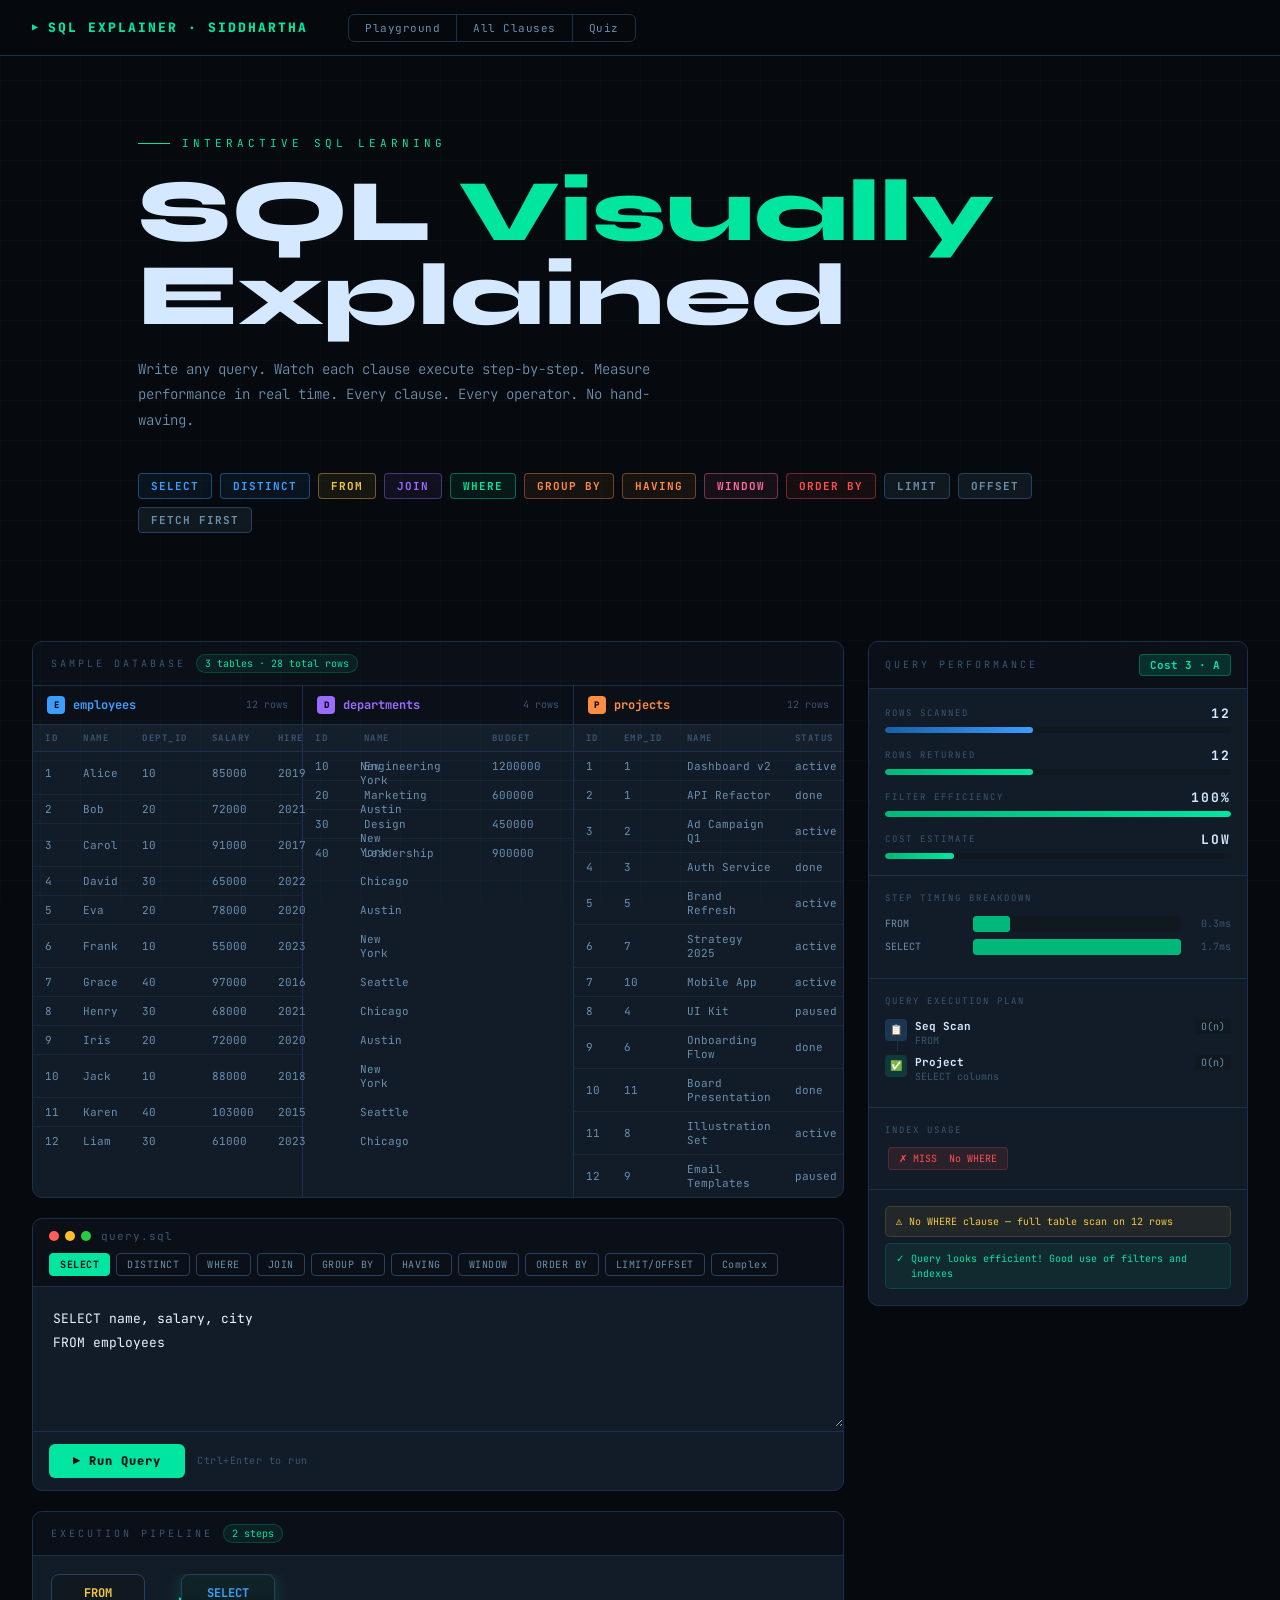
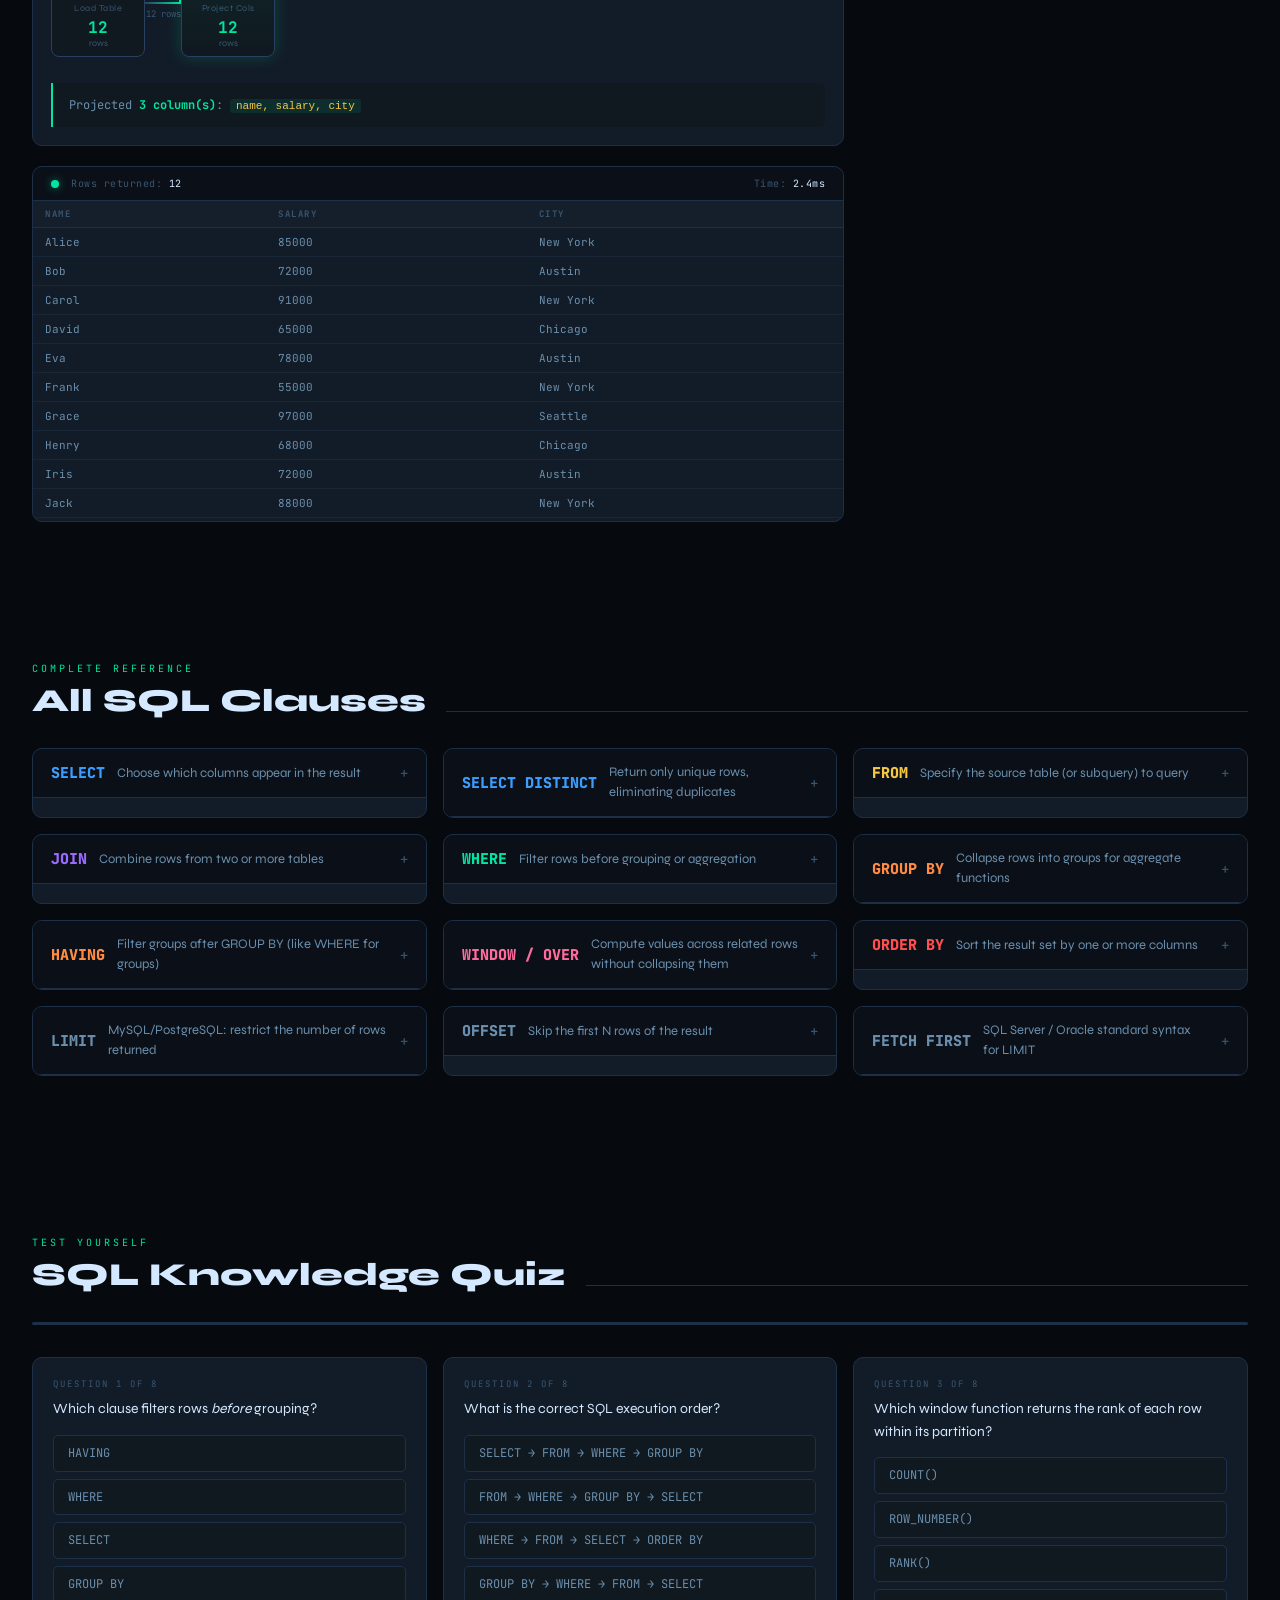
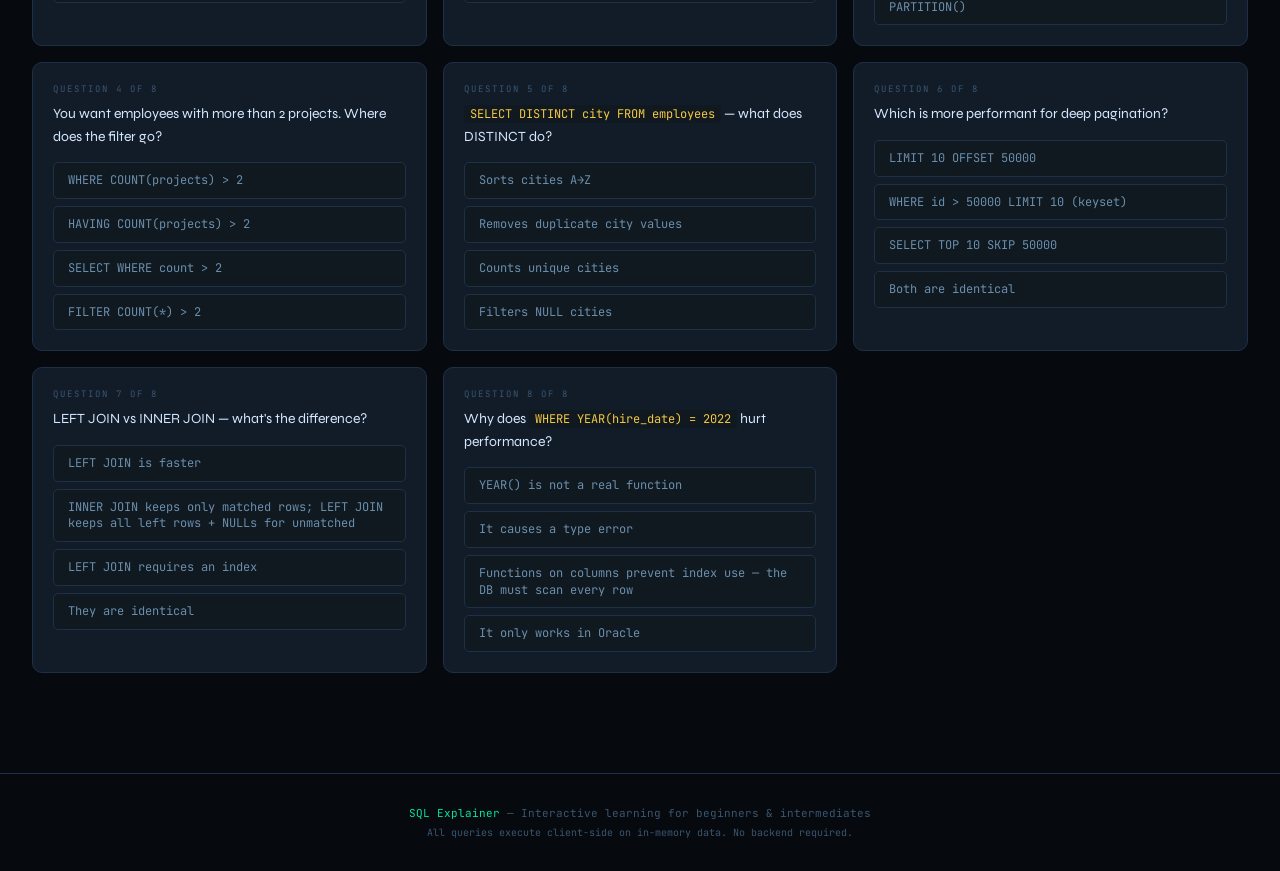
<file: sql-explainer/index.html>
<!DOCTYPE html>
<html lang="en">
<head>
<meta charset="UTF-8">
<meta name="viewport" content="width=device-width, initial-scale=1.0">
<title>SQL Explainer — Complete Interactive Reference</title>
<link href="https://fonts.googleapis.com/css2?family=JetBrains+Mono:wght@300;400;500;700;800&family=Syne:wght@400;600;700;800&display=swap" rel="stylesheet">
<style>
:root {
  --bg:      #060a0f;
  --bg2:     #0b1018;
  --bg3:     #101820;
  --panel:   #121c28;
  --panel2:  #172030;
  --border:  #1e3048;
  --border2: #2a4060;
  --green:   #00e5a0;
  --green2:  #00b87a;
  --green3:  rgba(0,229,160,0.08);
  --blue:    #3b9eff;
  --blue2:   rgba(59,158,255,0.12);
  --yellow:  #f5c842;
  --orange:  #ff8c42;
  --pink:    #ff6b9d;
  --purple:  #9b6bff;
  --red:     #ff4f4f;
  --text:    #d4e8ff;
  --text2:   #6a8fad;
  --text3:   #3a5570;
  --mono:    'JetBrains Mono', monospace;
  --sans:    'Syne', sans-serif;
  --radius:  10px;
}

*{margin:0;padding:0;box-sizing:border-box}

html { scroll-behavior: smooth; }

body {
  font-family: var(--sans);
  background: var(--bg);
  color: var(--text);
  min-height: 100vh;
  overflow-x: hidden;
}

/* grid bg */
body::before {
  content:'';
  position:fixed;
  inset:0;
  background-image:
    linear-gradient(rgba(0,229,160,0.025) 1px, transparent 1px),
    linear-gradient(90deg, rgba(0,229,160,0.025) 1px, transparent 1px);
  background-size: 40px 40px;
  pointer-events:none;
  z-index:0;
}

/* ── NAV ── */
nav {
  position:sticky;top:0;z-index:200;
  height:56px;
  background:rgba(6,10,15,0.92);
  backdrop-filter:blur(24px);
  border-bottom:1px solid var(--border);
  display:flex;align-items:center;
  padding:0 32px;gap:40px;
}
.nav-brand {
  font-family:var(--mono);font-size:13px;font-weight:800;
  color:var(--green);letter-spacing:2px;text-transform:uppercase;
  display:flex;align-items:center;gap:8px;
}
.nav-brand::before {
  content:'▶';font-size:10px;
}
.nav-links {
  display:flex;gap:0;list-style:none;
  border:1px solid var(--border);border-radius:6px;overflow:hidden;
}
.nav-links a {
  display:block;padding:6px 16px;
  font-family:var(--mono);font-size:11px;
  color:var(--text2);text-decoration:none;
  border-right:1px solid var(--border);
  transition:all .2s;letter-spacing:.5px;
}
.nav-links li:last-child a{border-right:none;}
.nav-links a:hover{background:var(--green3);color:var(--green);}

/* ── HERO ── */
.hero {
  padding:80px 48px 48px;
  max-width:1100px;margin:0 auto;
  position:relative;
}
.hero-eyebrow {
  font-family:var(--mono);font-size:11px;letter-spacing:4px;
  color:var(--green);text-transform:uppercase;margin-bottom:20px;
  display:flex;align-items:center;gap:12px;
}
.hero-eyebrow::before {
  content:'';width:32px;height:1px;background:var(--green);
}
.hero h1 {
  font-size:clamp(48px,7vw,88px);
  font-weight:800;line-height:.95;
  margin-bottom:20px;
  color:var(--text);
}
.hero h1 .accent { color:var(--green); }
.hero-sub {
  font-family:var(--mono);font-size:14px;
  color:var(--text2);max-width:560px;line-height:1.8;
  margin-bottom:40px;font-weight:300;
}

/* clause badge strip */
.clause-strip {
  display:flex;flex-wrap:wrap;gap:8px;margin-bottom:60px;
}
.clause-tag {
  font-family:var(--mono);font-size:11px;font-weight:700;
  padding:5px 12px;border-radius:4px;
  border:1px solid;letter-spacing:1px;
  cursor:pointer;transition:all .2s;
}
.clause-tag:hover{transform:translateY(-2px);filter:brightness(1.3);}

/* ── MAIN LAYOUT ── */
.main {
  max-width:1400px;margin:0 auto;
  padding:0 32px 80px;
  display:grid;
  grid-template-columns:1fr 380px;
  gap:24px;
  align-items:start;
}
@media(max-width:1100px){.main{grid-template-columns:1fr;}}

/* ── LEFT COLUMN ── */
.left-col {display:flex;flex-direction:column;gap:20px;}

/* ── EDITOR ── */
.editor-card {
  background:var(--panel);
  border:1px solid var(--border);
  border-radius:var(--radius);
  overflow:hidden;
}
.editor-topbar {
  background:var(--bg2);
  border-bottom:1px solid var(--border);
  padding:10px 16px;
  display:flex;align-items:center;gap:10px;
  flex-wrap:wrap;
}
.traffic {display:flex;gap:6px;}
.dot{width:10px;height:10px;border-radius:50%;}
.dot-r{background:#ff5f57;}.dot-y{background:#ffbd2e;}.dot-g{background:#28ca42;}
.editor-title {
  font-family:var(--mono);font-size:11px;color:var(--text3);
  letter-spacing:1px;margin-right:auto;
}
.preset-row {
  display:flex;gap:6px;flex-wrap:wrap;
}
.preset-btn {
  font-family:var(--mono);font-size:10px;
  padding:4px 10px;border-radius:4px;
  border:1px solid var(--border2);
  background:transparent;color:var(--text2);
  cursor:pointer;transition:all .2s;letter-spacing:.5px;
  white-space:nowrap;
}
.preset-btn:hover{border-color:var(--green);color:var(--green);}
.preset-btn.active{background:var(--green);color:var(--bg);border-color:var(--green);font-weight:700;}

.sql-textarea {
  width:100%;padding:20px;
  background:transparent;border:none;outline:none;
  font-family:var(--mono);font-size:13px;
  color:#e8f4ff;resize:vertical;
  min-height:140px;line-height:1.9;
  tab-size:2;
}
.editor-footer {
  padding:12px 16px;
  border-top:1px solid var(--border);
  display:flex;align-items:center;gap:12px;
}
.run-btn {
  padding:9px 24px;
  background:var(--green);color:var(--bg);
  border:none;border-radius:6px;
  font-family:var(--mono);font-size:12px;font-weight:800;
  cursor:pointer;transition:all .2s;
  letter-spacing:1px;display:flex;align-items:center;gap:8px;
}
.run-btn:hover{background:#00ffb3;box-shadow:0 0 24px rgba(0,229,160,.4);transform:translateY(-1px);}
.run-btn:active{transform:translateY(0);}
.run-hint {font-family:var(--mono);font-size:10px;color:var(--text3);letter-spacing:.5px;}

/* ── PIPELINE ── */
.pipeline-card {
  background:var(--panel);border:1px solid var(--border);
  border-radius:var(--radius);overflow:hidden;
}
.card-header {
  padding:12px 18px;
  background:var(--bg2);
  border-bottom:1px solid var(--border);
  display:flex;align-items:center;gap:10px;
}
.card-title {
  font-family:var(--mono);font-size:10px;letter-spacing:3px;
  text-transform:uppercase;color:var(--text3);
}
.card-badge {
  font-family:var(--mono);font-size:10px;
  padding:2px 8px;border-radius:100px;
  background:var(--green3);color:var(--green);
  border:1px solid rgba(0,229,160,.2);
}

.pipeline-body {padding:18px;}
.pipeline-flow {
  display:flex;align-items:stretch;
  gap:0;overflow-x:auto;
  padding-bottom:12px;
}
.p-step {
  flex-shrink:0;
  display:flex;flex-direction:column;align-items:center;
  cursor:pointer;
}
.p-box {
  width:94px;padding:10px 6px 8px;
  border-radius:8px;
  border:1px solid var(--border);
  background:var(--bg3);
  text-align:center;
  transition:all .3s;position:relative;
  overflow:hidden;
}
.p-box::before {
  content:'';position:absolute;inset:0;
  background:linear-gradient(180deg,rgba(0,229,160,.06) 0%,transparent 100%);
  opacity:0;transition:opacity .3s;
}
.p-box.active::before{opacity:1;}
.p-box.active{border-color:var(--green);box-shadow:0 0 16px rgba(0,229,160,.2);}
.p-box.done{border-color:var(--border2);}
.p-kw{font-family:var(--mono);font-size:12px;font-weight:700;}
.p-lbl{font-size:9px;color:var(--text3);margin-top:2px;letter-spacing:.5px;}
.p-cnt{font-family:var(--mono);font-size:16px;font-weight:700;color:var(--green);margin-top:4px;}
.p-rows{font-size:9px;color:var(--text3);}

.p-connector {
  display:flex;flex-direction:column;align-items:center;
  justify-content:flex-start;padding-top:28px;
  flex-shrink:0;width:36px;
}
.p-arrow-line {
  width:100%;height:2px;
  background:linear-gradient(90deg,var(--border2),var(--green));
  position:relative;
}
.p-arrow-line::after{
  content:'▶';position:absolute;right:-5px;top:-7px;
  color:var(--green);font-size:9px;
}
.p-arrow-cnt {
  font-family:var(--mono);font-size:9px;
  color:var(--text3);margin-top:4px;white-space:nowrap;
}

.step-detail {
  margin-top:14px;
  background:var(--bg3);
  border-left:2px solid var(--green);
  padding:12px 16px;
  border-radius:0 6px 6px 0;
  font-family:var(--mono);font-size:12px;
  color:var(--text2);line-height:1.7;
  display:none;animation:fadeSlide .25s ease;
}
.step-detail.show{display:block;}
.step-detail strong{color:var(--green);}
.step-detail code{
  background:rgba(0,229,160,.1);
  color:var(--yellow);padding:1px 6px;border-radius:3px;font-size:11px;
}

/* ── TABLES VIEW ── */
.tables-card {
  background:var(--panel);border:1px solid var(--border);
  border-radius:var(--radius);overflow:hidden;
}
.tables-grid {
  display:grid;grid-template-columns:repeat(auto-fit,minmax(240px,1fr));
  gap:1px;background:var(--border);
}
.tbl-wrap {background:var(--panel);}
.tbl-head {
  padding:10px 14px;
  background:var(--bg2);
  border-bottom:1px solid var(--border);
  display:flex;align-items:center;gap:8px;
}
.tbl-icon {
  width:18px;height:18px;border-radius:4px;
  display:flex;align-items:center;justify-content:center;
  font-size:9px;font-weight:800;
  font-family:var(--mono);color:var(--bg);
}
.tbl-nm {font-family:var(--mono);font-size:12px;font-weight:700;}
.tbl-info {font-size:10px;color:var(--text3);margin-left:auto;font-family:var(--mono);}

.dtbl {width:100%;border-collapse:collapse;font-family:var(--mono);font-size:11px;}
.dtbl th {
  padding:7px 12px;text-align:left;
  color:var(--text3);font-size:9px;letter-spacing:1.5px;
  text-transform:uppercase;border-bottom:1px solid var(--border);
  background:rgba(255,255,255,.01);
}
.dtbl td {
  padding:7px 12px;
  border-bottom:1px solid rgba(30,48,72,.5);
  color:var(--text2);transition:all .25s;
}
.dtbl tr:last-child td{border-bottom:none;}
.dtbl tr.hl-green td{background:rgba(0,229,160,.1);color:var(--green);}
.dtbl tr.hl-blue  td{background:rgba(59,158,255,.1);color:var(--blue);}
.dtbl tr.hl-fade  td{opacity:.2;text-decoration:line-through;}
.dtbl tr.hl-join  td{background:rgba(155,107,255,.1);color:var(--purple);}

/* ── RESULT ── */
.result-card {
  background:var(--panel);border:1px solid var(--border);
  border-radius:var(--radius);overflow:hidden;
}
.result-topbar {
  padding:10px 18px;background:var(--bg2);
  border-bottom:1px solid var(--border);
  display:flex;align-items:center;gap:12px;
}
.status-dot {
  width:8px;height:8px;border-radius:50%;
  background:var(--text3);transition:background .3s;
}
.status-dot.ok{background:var(--green);box-shadow:0 0 8px rgba(0,229,160,.5);}
.status-dot.err{background:var(--red);}
.result-stat {font-family:var(--mono);font-size:10px;color:var(--text3);letter-spacing:.5px;}
.result-stat span{color:var(--text);}

.result-body {overflow-x:auto;max-height:320px;overflow-y:auto;}
.result-empty {
  padding:32px;text-align:center;
  font-family:var(--mono);font-size:12px;color:var(--text3);
}
.err-msg {
  padding:16px 18px;font-family:var(--mono);font-size:12px;
  color:var(--red);background:rgba(255,79,79,.04);
  border-left:2px solid var(--red);
}

/* ── RIGHT COLUMN – PERF PANEL ── */
.right-col{display:flex;flex-direction:column;gap:20px;position:sticky;top:76px;}

.perf-card {
  background:var(--panel);border:1px solid var(--border);
  border-radius:var(--radius);overflow:hidden;
}
.perf-header {
  padding:12px 16px;
  background:var(--bg2);
  border-bottom:1px solid var(--border);
  display:flex;align-items:center;justify-content:space-between;
}
.perf-title {font-family:var(--mono);font-size:10px;letter-spacing:3px;text-transform:uppercase;color:var(--text3);}
.perf-score {
  font-family:var(--mono);font-size:11px;font-weight:700;
  padding:3px 10px;border-radius:4px;
}
.score-a{background:rgba(0,229,160,.15);color:var(--green);border:1px solid rgba(0,229,160,.3);}
.score-b{background:rgba(245,200,66,.12);color:var(--yellow);border:1px solid rgba(245,200,66,.3);}
.score-c{background:rgba(255,140,66,.12);color:var(--orange);border:1px solid rgba(255,140,66,.3);}
.score-d{background:rgba(255,79,79,.12);color:var(--red);border:1px solid rgba(255,79,79,.3);}

.perf-body{padding:16px;display:flex;flex-direction:column;gap:14px;}

/* metric rows */
.metric {display:flex;flex-direction:column;gap:5px;}
.metric-label {
  font-family:var(--mono);font-size:9px;letter-spacing:2px;
  text-transform:uppercase;color:var(--text3);
  display:flex;justify-content:space-between;align-items:center;
}
.metric-val {font-family:var(--mono);font-size:13px;font-weight:700;color:var(--text);}
.metric-bar {height:6px;background:var(--bg3);border-radius:100px;overflow:hidden;}
.metric-fill {
  height:100%;border-radius:100px;
  transition:width 1s cubic-bezier(.4,0,.2,1);
  width:0%;
}
.fill-green{background:linear-gradient(90deg,var(--green2),var(--green));}
.fill-yellow{background:linear-gradient(90deg,#c49a00,var(--yellow));}
.fill-orange{background:linear-gradient(90deg,#c45a00,var(--orange));}
.fill-red{background:linear-gradient(90deg,#b00,var(--red));}
.fill-blue{background:linear-gradient(90deg,#1a5fa8,var(--blue));}

/* execution plan */
.plan-section {border-top:1px solid var(--border);padding:16px;}
.plan-title {font-family:var(--mono);font-size:9px;letter-spacing:2px;text-transform:uppercase;color:var(--text3);margin-bottom:12px;}
.plan-node {
  display:flex;align-items:flex-start;gap:8px;
  margin-bottom:8px;font-family:var(--mono);font-size:11px;
  position:relative;
}
.plan-node::before{
  content:'';width:1px;background:var(--border);
  position:absolute;left:12px;top:20px;bottom:-4px;
}
.plan-node:last-child::before{display:none;}
.plan-icon {
  width:22px;height:22px;border-radius:4px;
  flex-shrink:0;display:flex;align-items:center;justify-content:center;
  font-size:10px;
}
.plan-info{flex:1;}
.plan-op{color:var(--text);font-weight:700;font-size:11px;}
.plan-detail{color:var(--text3);font-size:10px;margin-top:1px;}
.plan-cost {
  font-size:10px;white-space:nowrap;
  padding:1px 6px;border-radius:3px;
  background:var(--bg3);color:var(--text2);
}

/* index badges */
.index-section {border-top:1px solid var(--border);padding:16px;}
.idx-badge {
  display:inline-flex;align-items:center;gap:5px;
  font-family:var(--mono);font-size:10px;
  padding:4px 10px;border-radius:4px;
  margin:3px;
}
.idx-hit {background:rgba(0,229,160,.1);color:var(--green);border:1px solid rgba(0,229,160,.2);}
.idx-miss{background:rgba(255,79,79,.1);color:var(--red);border:1px solid rgba(255,79,79,.2);}
.idx-na  {background:var(--bg3);color:var(--text3);border:1px solid var(--border);}

/* timing breakdown */
.timing-section{border-top:1px solid var(--border);padding:16px;}
.timing-bar-row{display:flex;align-items:center;gap:8px;margin-bottom:7px;}
.timing-step-nm{font-family:var(--mono);font-size:10px;color:var(--text2);width:80px;flex-shrink:0;}
.timing-bar-wrap{flex:1;height:16px;background:var(--bg3);border-radius:3px;overflow:hidden;position:relative;}
.timing-fill{height:100%;border-radius:3px;transition:width 1.2s ease;width:0%;}
.timing-ms{font-family:var(--mono);font-size:10px;color:var(--text3);width:42px;text-align:right;flex-shrink:0;}

/* warnings */
.warn-section{border-top:1px solid var(--border);padding:16px;display:flex;flex-direction:column;gap:6px;}
.warn-item {
  display:flex;align-items:flex-start;gap:7px;
  font-family:var(--mono);font-size:10px;line-height:1.5;
  padding:7px 10px;border-radius:5px;
}
.warn-warn{background:rgba(245,200,66,.07);color:var(--yellow);border:1px solid rgba(245,200,66,.15);}
.warn-tip {background:rgba(59,158,255,.07);color:var(--blue); border:1px solid rgba(59,158,255,.15);}
.warn-ok  {background:rgba(0,229,160,.07);color:var(--green);border:1px solid rgba(0,229,160,.15);}

/* ── CLAUSE REFERENCE ── */
.reference {
  max-width:1400px;margin:0 auto;padding:0 32px 100px;
}
.ref-grid {
  display:grid;
  grid-template-columns:repeat(auto-fill,minmax(380px,1fr));
  gap:16px;
}
.ref-card {
  background:var(--panel);border:1px solid var(--border);
  border-radius:var(--radius);overflow:hidden;
  transition:border-color .2s;
}
.ref-card:hover{border-color:var(--border2);}
.ref-card-head {
  padding:14px 18px;
  background:var(--bg2);
  border-bottom:1px solid var(--border);
  display:flex;align-items:center;gap:12px;
  cursor:pointer;
}
.ref-kw {
  font-family:var(--mono);font-size:15px;font-weight:800;
}
.ref-desc {font-size:13px;color:var(--text2);line-height:1.5;flex:1;}
.ref-toggle {
  font-family:var(--mono);font-size:14px;
  color:var(--text3);transition:transform .3s;flex-shrink:0;
}
.ref-body {
  padding:16px 18px;display:none;
  animation:fadeSlide .2s ease;
}
.ref-body.open{display:block;}
.ref-body p{font-size:13px;color:var(--text2);line-height:1.7;margin-bottom:12px;}
.syntax-block {
  background:var(--bg3);border:1px solid var(--border);
  border-radius:6px;padding:14px 16px;
  font-family:var(--mono);font-size:12px;line-height:2;
  margin-bottom:12px;overflow-x:auto;
}
.kw{color:var(--blue);font-weight:700;}
.tb{color:var(--yellow);}
.cd{color:#7dd3fc;}
.op{color:var(--orange);}
.st{color:var(--pink);}
.cm{color:var(--text3);font-style:italic;}
.fn{color:var(--green);}

.try-btn {
  font-family:var(--mono);font-size:10px;
  padding:5px 14px;border-radius:4px;
  border:1px solid var(--border2);
  background:transparent;color:var(--green);
  cursor:pointer;transition:all .2s;letter-spacing:.5px;
}
.try-btn:hover{background:var(--green3);border-color:var(--green);}

/* perf tip inline */
.perf-tip {
  background:rgba(59,158,255,.06);
  border:1px solid rgba(59,158,255,.15);
  border-radius:5px;padding:8px 12px;
  font-family:var(--mono);font-size:10px;
  color:var(--blue);line-height:1.6;margin-top:8px;
}
.perf-tip::before{content:'⚡ PERF: ';font-weight:700;}

/* section header */
.section-head {
  padding:60px 0 28px;
  display:flex;align-items:flex-end;gap:20px;
}
.section-head h2 {
  font-size:32px;font-weight:800;color:var(--text);
}
.section-head .sh-tag {
  font-family:var(--mono);font-size:10px;letter-spacing:3px;
  color:var(--green);text-transform:uppercase;margin-bottom:6px;
}
.sh-line {
  flex:1;height:1px;background:var(--border);margin-bottom:8px;
}

/* ── QUIZ ── */
.quiz-grid {
  display:grid;grid-template-columns:repeat(auto-fill,minmax(360px,1fr));
  gap:16px;
}
.q-card {
  background:var(--panel);border:1px solid var(--border);
  border-radius:var(--radius);padding:20px;
}
.q-num {
  font-family:var(--mono);font-size:9px;letter-spacing:2px;
  color:var(--text3);text-transform:uppercase;margin-bottom:8px;
}
.q-text {
  font-size:14px;color:var(--text);margin-bottom:14px;line-height:1.6;
}
.q-text code {
  font-family:var(--mono);font-size:12px;
  background:var(--bg3);padding:1px 6px;border-radius:3px;
  color:var(--yellow);
}
.q-opts {display:flex;flex-direction:column;gap:7px;}
.q-opt {
  padding:9px 14px;border-radius:5px;
  border:1px solid var(--border);background:var(--bg3);
  cursor:pointer;font-size:12px;font-family:var(--mono);
  color:var(--text2);transition:all .2s;text-align:left;
  line-height:1.4;
}
.q-opt:hover{border-color:var(--border2);color:var(--text);}
.q-opt.correct{border-color:var(--green);background:rgba(0,229,160,.08);color:var(--green);}
.q-opt.wrong  {border-color:var(--red);  background:rgba(255,79,79,.08);color:var(--red);}
.q-feedback {
  margin-top:10px;font-family:var(--mono);font-size:10px;
  line-height:1.6;color:var(--text2);
  background:var(--bg3);padding:10px 12px;border-radius:5px;
  display:none;
}
.q-feedback.show{display:block;}
.q-score {
  margin-top:28px;text-align:center;
  font-family:var(--mono);
}
.q-score-num {font-size:48px;font-weight:800;color:var(--green);}
.q-score-label{font-size:11px;color:var(--text3);letter-spacing:2px;}
.progress-wrap {height:3px;background:var(--border);border-radius:100px;margin-bottom:32px;overflow:hidden;}
.progress-fill {height:100%;background:linear-gradient(90deg,var(--green2),var(--green));border-radius:100px;transition:width .5s ease;width:0%;}

/* footer */
footer {
  border-top:1px solid var(--border);
  padding:32px;text-align:center;
  font-family:var(--mono);font-size:11px;color:var(--text3);
}
footer span{color:var(--green);}

/* scrollbar */
::-webkit-scrollbar{width:5px;height:5px;}
::-webkit-scrollbar-track{background:var(--bg);}
::-webkit-scrollbar-thumb{background:var(--border2);border-radius:3px;}

@keyframes fadeSlide {
  from{opacity:0;transform:translateY(6px);}
  to  {opacity:1;transform:translateY(0);}
}
@keyframes countUp {
  from{opacity:0;transform:scale(.8);}
  to  {opacity:1;transform:scale(1);}
}
@keyframes rowIn {
  from{opacity:0;transform:translateX(-8px);}
  to  {opacity:1;transform:translateX(0);}
}
.dtbl tbody tr { animation: rowIn .25s ease both; }

/* number counter animation */
.counter {
  display:inline-block;
  animation:countUp .4s ease;
}
</style>
</head>
<body>

<!-- NAV -->
<nav>
<div class="nav-brand">SQL Explainer · Siddhartha</div>
  <ul class="nav-links">
    <li><a href="#playground">Playground</a></li>
    <li><a href="#clauses">All Clauses</a></li>
    <li><a href="#quiz">Quiz</a></li>
  </ul>
</nav>

<!-- HERO -->
<div class="hero">
  <div class="hero-eyebrow">Interactive SQL Learning</div>
  <h1>SQL <span class="accent">Visually</span><br>Explained</h1>
  <p class="hero-sub">Write any query. Watch each clause execute step-by-step. Measure performance in real time. Every clause. Every operator. No hand-waving.</p>
  <div class="clause-strip" id="clause-strip">
    <span class="clause-tag" style="color:var(--blue);border-color:rgba(59,158,255,.4);background:rgba(59,158,255,.07)" onclick="scrollToClause('select')">SELECT</span>
    <span class="clause-tag" style="color:var(--blue);border-color:rgba(59,158,255,.4);background:rgba(59,158,255,.07)" onclick="scrollToClause('distinct')">DISTINCT</span>
    <span class="clause-tag" style="color:var(--yellow);border-color:rgba(245,200,66,.4);background:rgba(245,200,66,.07)" onclick="scrollToClause('from')">FROM</span>
    <span class="clause-tag" style="color:var(--purple);border-color:rgba(155,107,255,.4);background:rgba(155,107,255,.07)" onclick="scrollToClause('join')">JOIN</span>
    <span class="clause-tag" style="color:var(--green);border-color:rgba(0,229,160,.4);background:rgba(0,229,160,.07)" onclick="scrollToClause('where')">WHERE</span>
    <span class="clause-tag" style="color:var(--orange);border-color:rgba(255,140,66,.4);background:rgba(255,140,66,.07)" onclick="scrollToClause('groupby')">GROUP BY</span>
    <span class="clause-tag" style="color:var(--orange);border-color:rgba(255,140,66,.4);background:rgba(255,140,66,.07)" onclick="scrollToClause('having')">HAVING</span>
    <span class="clause-tag" style="color:var(--pink);border-color:rgba(255,107,157,.4);background:rgba(255,107,157,.07)" onclick="scrollToClause('window')">WINDOW</span>
    <span class="clause-tag" style="color:var(--red);border-color:rgba(255,79,79,.4);background:rgba(255,79,79,.07)" onclick="scrollToClause('orderby')">ORDER BY</span>
    <span class="clause-tag" style="color:var(--text2);border-color:var(--border2);background:var(--bg3)" onclick="scrollToClause('limit')">LIMIT</span>
    <span class="clause-tag" style="color:var(--text2);border-color:var(--border2);background:var(--bg3)" onclick="scrollToClause('offset')">OFFSET</span>
    <span class="clause-tag" style="color:var(--text2);border-color:var(--border2);background:var(--bg3)" onclick="scrollToClause('fetch')">FETCH FIRST</span>
  </div>
</div>

<!-- PLAYGROUND + PERF -->
<div class="main" id="playground">

  <!-- LEFT -->
  <div class="left-col">

    <!-- TABLES -->
    <div class="tables-card">
      <div class="card-header">
        <span class="card-title">Sample Database</span>
        <span class="card-badge">3 tables · 28 total rows</span>
      </div>
      <div class="tables-grid">
        <!-- employees -->
        <div class="tbl-wrap">
          <div class="tbl-head">
            <div class="tbl-icon" style="background:var(--blue)">E</div>
            <span class="tbl-nm" style="color:var(--blue)">employees</span>
            <span class="tbl-info">12 rows</span>
          </div>
          <table class="dtbl" id="tbl-employees">
            <thead><tr><th>id</th><th>name</th><th>dept_id</th><th>salary</th><th>hire_year</th><th>city</th></tr></thead>
            <tbody id="body-employees"></tbody>
          </table>
        </div>
        <!-- departments -->
        <div class="tbl-wrap">
          <div class="tbl-head">
            <div class="tbl-icon" style="background:var(--purple)">D</div>
            <span class="tbl-nm" style="color:var(--purple)">departments</span>
            <span class="tbl-info">4 rows</span>
          </div>
          <table class="dtbl" id="tbl-departments">
            <thead><tr><th>id</th><th>name</th><th>budget</th></tr></thead>
            <tbody id="body-departments"></tbody>
          </table>
        </div>
        <!-- projects -->
        <div class="tbl-wrap">
          <div class="tbl-head">
            <div class="tbl-icon" style="background:var(--orange)">P</div>
            <span class="tbl-nm" style="color:var(--orange)">projects</span>
            <span class="tbl-info">12 rows</span>
          </div>
          <table class="dtbl" id="tbl-projects">
            <thead><tr><th>id</th><th>emp_id</th><th>name</th><th>status</th></tr></thead>
            <tbody id="body-projects"></tbody>
          </table>
        </div>
      </div>
    </div>

    <!-- EDITOR -->
    <div class="editor-card">
      <div class="editor-topbar">
        <div class="traffic"><div class="dot dot-r"></div><div class="dot dot-y"></div><div class="dot dot-g"></div></div>
        <span class="editor-title">query.sql</span>
        <div class="preset-row">
          <button class="preset-btn active" onclick="loadPreset('basic')">SELECT</button>
          <button class="preset-btn" onclick="loadPreset('distinct')">DISTINCT</button>
          <button class="preset-btn" onclick="loadPreset('where')">WHERE</button>
          <button class="preset-btn" onclick="loadPreset('join')">JOIN</button>
          <button class="preset-btn" onclick="loadPreset('groupby')">GROUP BY</button>
          <button class="preset-btn" onclick="loadPreset('having')">HAVING</button>
          <button class="preset-btn" onclick="loadPreset('window')">WINDOW</button>
          <button class="preset-btn" onclick="loadPreset('orderby')">ORDER BY</button>
          <button class="preset-btn" onclick="loadPreset('limit')">LIMIT/OFFSET</button>
          <button class="preset-btn" onclick="loadPreset('complex')">Complex</button>
        </div>
      </div>
      <textarea class="sql-textarea" id="sql-editor" spellcheck="false">SELECT name, salary, city
FROM employees</textarea>
      <div class="editor-footer">
        <button class="run-btn" onclick="runQuery()"><span>▶</span> Run Query</button>
        <span class="run-hint">Ctrl+Enter to run</span>
      </div>
    </div>

    <!-- PIPELINE -->
    <div class="pipeline-card">
      <div class="card-header">
        <span class="card-title">Execution Pipeline</span>
        <span class="card-badge" id="pipeline-badge">waiting</span>
      </div>
      <div class="pipeline-body">
        <div class="pipeline-flow" id="pipeline-flow"></div>
        <div class="step-detail" id="step-detail"></div>
      </div>
    </div>

    <!-- RESULT -->
    <div class="result-card">
      <div class="result-topbar">
        <div class="status-dot" id="status-dot"></div>
        <span class="result-stat">Rows returned: <span id="row-count">—</span></span>
        <span class="result-stat" style="margin-left:auto">Time: <span id="exec-time">—</span></span>
      </div>
      <div class="result-body" id="result-body">
        <div class="result-empty">Run a query above to see results ↑</div>
      </div>
    </div>

  </div><!-- /left-col -->

  <!-- RIGHT: PERFORMANCE PANEL -->
  <div class="right-col">

    <div class="perf-card">
      <div class="perf-header">
        <span class="perf-title">Query Performance</span>
        <span class="perf-score score-a" id="perf-score">— / A</span>
      </div>
      <div class="perf-body">

        <div class="metric">
          <div class="metric-label">
            Rows Scanned
            <span class="metric-val" id="m-scanned">0</span>
          </div>
          <div class="metric-bar"><div class="metric-fill fill-blue" id="bar-scanned"></div></div>
        </div>

        <div class="metric">
          <div class="metric-label">
            Rows Returned
            <span class="metric-val" id="m-returned">0</span>
          </div>
          <div class="metric-bar"><div class="metric-fill fill-green" id="bar-returned"></div></div>
        </div>

        <div class="metric">
          <div class="metric-label">
            Filter Efficiency
            <span class="metric-val" id="m-efficiency">—</span>
          </div>
          <div class="metric-bar"><div class="metric-fill fill-green" id="bar-efficiency"></div></div>
        </div>

        <div class="metric">
          <div class="metric-label">
            Cost Estimate
            <span class="metric-val" id="m-cost">—</span>
          </div>
          <div class="metric-bar"><div class="metric-fill fill-green" id="bar-cost"></div></div>
        </div>

      </div>

      <!-- TIMING BREAKDOWN -->
      <div class="timing-section">
        <div class="plan-title">Step Timing Breakdown</div>
        <div id="timing-breakdown"></div>
      </div>

      <!-- EXECUTION PLAN -->
      <div class="plan-section">
        <div class="plan-title">Query Execution Plan</div>
        <div id="exec-plan"></div>
      </div>

      <!-- INDEX USAGE -->
      <div class="index-section">
        <div class="plan-title" style="margin-bottom:8px;">Index Usage</div>
        <div id="index-usage"></div>
      </div>

      <!-- WARNINGS -->
      <div class="warn-section" id="warnings"></div>

    </div><!-- /perf-card -->

  </div><!-- /right-col -->

</div><!-- /main -->

<!-- ── CLAUSE REFERENCE ── -->
<div class="reference" id="clauses">
  <div class="section-head">
    <div>
      <div class="sh-tag">Complete Reference</div>
      <h2>All SQL Clauses</h2>
    </div>
    <div class="sh-line"></div>
  </div>

  <div class="ref-grid" id="ref-grid"></div>
</div>

<!-- ── QUIZ ── -->
<div class="reference" id="quiz">
  <div class="section-head">
    <div>
      <div class="sh-tag">Test Yourself</div>
      <h2>SQL Knowledge Quiz</h2>
    </div>
    <div class="sh-line"></div>
  </div>
  <div class="progress-wrap"><div class="progress-fill" id="quiz-progress"></div></div>
  <div class="quiz-grid" id="quiz-grid"></div>
</div>

<footer>
  <p><span>SQL Explainer</span> — Interactive learning for beginners &amp; intermediates</p>
  <p style="margin-top:6px;font-size:10px;">All queries execute client-side on in-memory data. No backend required.</p>
</footer>

<script>
// ════════════════════════════════════════════════════════
// DATA
// ════════════════════════════════════════════════════════
const DB = {
  employees: [
    {id:1, name:'Alice',   dept_id:10, salary:85000, hire_year:2019, city:'New York'},
    {id:2, name:'Bob',     dept_id:20, salary:72000, hire_year:2021, city:'Austin'},
    {id:3, name:'Carol',   dept_id:10, salary:91000, hire_year:2017, city:'New York'},
    {id:4, name:'David',   dept_id:30, salary:65000, hire_year:2022, city:'Chicago'},
    {id:5, name:'Eva',     dept_id:20, salary:78000, hire_year:2020, city:'Austin'},
    {id:6, name:'Frank',   dept_id:10, salary:55000, hire_year:2023, city:'New York'},
    {id:7, name:'Grace',   dept_id:40, salary:97000, hire_year:2016, city:'Seattle'},
    {id:8, name:'Henry',   dept_id:30, salary:68000, hire_year:2021, city:'Chicago'},
    {id:9, name:'Iris',    dept_id:20, salary:72000, hire_year:2020, city:'Austin'},
    {id:10,name:'Jack',    dept_id:10, salary:88000, hire_year:2018, city:'New York'},
    {id:11,name:'Karen',   dept_id:40, salary:103000,hire_year:2015, city:'Seattle'},
    {id:12,name:'Liam',    dept_id:30, salary:61000, hire_year:2023, city:'Chicago'},
  ],
  departments: [
    {id:10, name:'Engineering', budget:1200000},
    {id:20, name:'Marketing',   budget:600000},
    {id:30, name:'Design',      budget:450000},
    {id:40, name:'Leadership',  budget:900000},
  ],
  projects: [
    {id:1, emp_id:1,  name:'Dashboard v2',     status:'active'},
    {id:2, emp_id:1,  name:'API Refactor',      status:'done'},
    {id:3, emp_id:2,  name:'Ad Campaign Q1',    status:'active'},
    {id:4, emp_id:3,  name:'Auth Service',      status:'done'},
    {id:5, emp_id:5,  name:'Brand Refresh',     status:'active'},
    {id:6, emp_id:7,  name:'Strategy 2025',     status:'active'},
    {id:7, emp_id:10, name:'Mobile App',        status:'active'},
    {id:8, emp_id:4,  name:'UI Kit',            status:'paused'},
    {id:9, emp_id:6,  name:'Onboarding Flow',   status:'done'},
    {id:10,emp_id:11, name:'Board Presentation',status:'done'},
    {id:11,emp_id:8,  name:'Illustration Set',  status:'active'},
    {id:12,emp_id:9,  name:'Email Templates',   status:'paused'},
  ]
};

// ════════════════════════════════════════════════════════
// PRESETS
// ════════════════════════════════════════════════════════
const PRESETS = {
  basic: `SELECT name, salary, city\nFROM employees`,
  distinct: `SELECT DISTINCT city\nFROM employees`,
  where:  `SELECT name, salary, city\nFROM employees\nWHERE salary > 75000 AND city = 'New York'`,
  join:   `SELECT e.name, e.salary, d.name AS department\nFROM employees e\nJOIN departments d\n  ON e.dept_id = d.id\nWHERE d.name = 'Engineering'`,
  groupby:`SELECT dept_id, COUNT(*) AS headcount, AVG(salary) AS avg_salary, MAX(salary) AS top_salary\nFROM employees\nGROUP BY dept_id`,
  having: `SELECT dept_id, COUNT(*) AS headcount, AVG(salary) AS avg_salary\nFROM employees\nGROUP BY dept_id\nHAVING COUNT(*) >= 3 AND AVG(salary) > 70000`,
  window: `SELECT name, salary, dept_id,\n  RANK() OVER (PARTITION BY dept_id ORDER BY salary DESC) AS dept_rank,\n  SUM(salary) OVER (PARTITION BY dept_id) AS dept_total\nFROM employees`,
  orderby:`SELECT name, salary, hire_year\nFROM employees\nORDER BY hire_year ASC, salary DESC`,
  limit:  `SELECT name, salary\nFROM employees\nORDER BY salary DESC\nLIMIT 5 OFFSET 2`,
  complex:`SELECT e.name, e.salary, d.name AS dept,\n  COUNT(p.id) AS project_count\nFROM employees e\nJOIN departments d ON e.dept_id = d.id\nLEFT JOIN projects p ON p.emp_id = e.id\nWHERE e.salary > 60000\nGROUP BY e.id, e.name, e.salary, d.name\nHAVING COUNT(p.id) >= 1\nORDER BY e.salary DESC\nLIMIT 8`,
};

// ════════════════════════════════════════════════════════
// POPULATE TABLE VIEWS
// ════════════════════════════════════════════════════════
function populateTables() {
  Object.entries(DB).forEach(([tbl, rows]) => {
    const tbody = document.getElementById(`body-${tbl}`);
    if (!tbody) return;
    tbody.innerHTML = rows.map(r =>
      `<tr data-id="${r.id}">${Object.values(r).map(v=>`<td>${v}</td>`).join('')}</tr>`
    ).join('');
  });
}

// ════════════════════════════════════════════════════════
// SQL ENGINE (client-side interpreter)
// ════════════════════════════════════════════════════════
function executeSQL(sql) {
  const norm = sql.trim().replace(/\r\n/g,'\n');
  const u = norm.toUpperCase();

  // Extract clauses
  const sel    = extractBetween(norm, /SELECT\s+/i, /\s+FROM\b/i);
  const fromM  = norm.match(/FROM\s+([\w\s,]+?)(?=\s+(?:JOIN|LEFT|RIGHT|INNER|OUTER|WHERE|GROUP|HAVING|ORDER|WINDOW|LIMIT|OFFSET|FETCH)|$)/i);
  const joins  = [...norm.matchAll(/(LEFT\s+)?JOIN\s+(\w+)(?:\s+(\w+))?\s+ON\s+([\s\S]+?)(?=\s+(?:LEFT\s+)?JOIN|\s+WHERE|\s+GROUP|\s+HAVING|\s+ORDER|\s+WINDOW|\s+LIMIT|\s+OFFSET|$)/gi)];
  const whereM = norm.match(/WHERE\s+([\s\S]+?)(?=\s+GROUP BY|\s+HAVING|\s+WINDOW|\s+ORDER BY|\s+LIMIT|\s+OFFSET|\s+FETCH|$)/i);
  const groupM = norm.match(/GROUP BY\s+([\s\S]+?)(?=\s+HAVING|\s+WINDOW|\s+ORDER BY|\s+LIMIT|\s+OFFSET|\s+FETCH|$)/i);
  const havingM= norm.match(/HAVING\s+([\s\S]+?)(?=\s+WINDOW|\s+ORDER BY|\s+LIMIT|\s+OFFSET|\s+FETCH|$)/i);
  const windowM= norm.match(/WINDOW\s+([\s\S]+?)(?=\s+ORDER BY|\s+LIMIT|\s+OFFSET|$)/i);
  const orderM = norm.match(/ORDER BY\s+([\s\S]+?)(?=\s+LIMIT|\s+OFFSET|\s+FETCH|$)/i);
  const limitM = norm.match(/LIMIT\s+(\d+)/i);
  const offsetM= norm.match(/OFFSET\s+(\d+)/i);
  const fetchM = norm.match(/FETCH\s+FIRST\s+(\d+)/i);
  const distinct = /SELECT\s+DISTINCT\b/i.test(norm);

  if (!sel || !fromM) throw new Error('Syntax: need SELECT ... FROM ...');

  const tableName = fromM[1].trim().split(/\s+/)[0].toLowerCase();
  const tableAlias= fromM[1].trim().split(/\s+/)[1]?.toLowerCase() || tableName;

  if (!DB[tableName]) throw new Error(`Table "${tableName}" not found. Available: ${Object.keys(DB).join(', ')}`);

  const steps = [];
  const t0 = performance.now();
  const timings = {};
  let totalScanned = DB[tableName].length;

  // ── FROM ──
  let ts = performance.now();
  let rows = DB[tableName].map(r => {
    const out = {};
    Object.entries(r).forEach(([k,v]) => {
      out[k] = v;
      out[`${tableAlias}.${k}`] = v;
    });
    return out;
  });
  timings.FROM = +(performance.now()-ts).toFixed(3);
  steps.push({key:'FROM', label:'Load Table', count:rows.length, color:'var(--yellow)', note:`Loaded all <strong>${rows.length} rows</strong> from <code>${tableName}</code>. Full table scan — every row enters the pipeline.`});

  // ── JOINs ──
  for (const jm of joins) {
    ts = performance.now();
    const isLeft   = /LEFT/i.test(jm[1]||'');
    const jTable   = jm[2].toLowerCase();
    const jAlias   = (jm[3]||jm[2]).toLowerCase();
    const onClause = jm[4].trim();
    if (!DB[jTable]) throw new Error(`JOIN table "${jTable}" not found.`);

    totalScanned += DB[jTable].length;
    const onParts = onClause.match(/(\w+)\.(\w+)\s*=\s*(\w+)\.(\w+)/i);
    if (!onParts) throw new Error(`Cannot parse ON clause: ${onClause}`);
    const [,la,lc,,rc] = onParts;

    const joined = [];
    for (const lr of rows) {
      const lv = lr[`${la.toLowerCase()}.${lc}`] ?? lr[lc];
      let matched = false;
      for (const rr of DB[jTable]) {
        if (lv == rr[rc]) {
          const m = {...lr};
          Object.entries(rr).forEach(([k,v]) => { m[`${jAlias}.${k}`]=v; m[k]=v; });
          joined.push(m); matched=true;
        }
      }
      if (isLeft && !matched) joined.push({...lr});
    }
    rows = joined;
    timings[`JOIN ${jTable}`] = +(performance.now()-ts).toFixed(3);
    steps.push({key: isLeft?'LEFT JOIN':'JOIN', label:`+ ${jTable}`, count:rows.length, color:'var(--purple)',
      note:`<strong>${isLeft?'LEFT JOIN':'INNER JOIN'}</strong> matched <code>${onClause}</code>. ${rows.length} row${rows.length!==1?'s':''} after join.`});
  }

  // ── WHERE ──
  let wherePassed = rows.length;
  if (whereM) {
    ts = performance.now();
    const before = rows.length;
    rows = rows.filter(r => safeEval(r, whereM[1].trim()));
    wherePassed = rows.length;
    timings.WHERE = +(performance.now()-ts).toFixed(3);
    steps.push({key:'WHERE', label:'Filter Rows', count:rows.length, color:'var(--green)',
      note:`Tested <strong>${before} rows</strong> against <code>${whereM[1].trim()}</code> — <strong>${rows.length} passed</strong>, ${before-rows.length} eliminated.`});
    // highlight filtered
    highlightWhere(rows, tableAlias);
  }

  // ── GROUP BY ──
  let groups = null;
  let groupCols = [];
  if (groupM) {
    ts = performance.now();
    groupCols = groupM[1].split(',').map(s=>s.trim());
    const grpMap = {};
    for (const r of rows) {
      const key = groupCols.map(c => r[c] ?? r[c.split('.').pop()] ?? '').join('||');
      if (!grpMap[key]) grpMap[key] = [];
      grpMap[key].push(r);
    }
    groups = Object.values(grpMap);
    rows = groups.map(g => ({...g[0], __group: g}));
    timings['GROUP BY'] = +(performance.now()-ts).toFixed(3);
    steps.push({key:'GROUP BY', label:'Aggregate', count:rows.length, color:'var(--orange)',
      note:`Collapsed rows into <strong>${rows.length} groups</strong> by <code>${groupM[1].trim()}</code>. Aggregate functions (COUNT, AVG, SUM…) now apply per group.`});
  }

  // ── HAVING ──
  if (havingM && groups) {
    ts = performance.now();
    const before = rows.length;
    rows = rows.filter(r => safeEval(r, havingM[1].trim(), true));
    timings.HAVING = +(performance.now()-ts).toFixed(3);
    steps.push({key:'HAVING', label:'Filter Groups', count:rows.length, color:'var(--orange)',
      note:`HAVING filters <em>groups</em> (not rows). Applied <code>${havingM[1].trim()}</code> — <strong>${rows.length} of ${before} groups</strong> survived.`});
  }

  // ── WINDOW FUNCTIONS (simulated) ──
  let winCols = {};
  const windowFns = [...sel.matchAll(/(RANK|ROW_NUMBER|DENSE_RANK|SUM|AVG|COUNT)\s*\(\s*[^)]*\)\s+OVER\s*\(([^)]*)\)/gi)];
  if (windowFns.length) {
    ts = performance.now();
    const allRows = rows.map(r => ({...r}));
    windowFns.forEach(wf => {
      const fn   = wf[1].toUpperCase();
      const over = wf[2];
      const partM  = over.match(/PARTITION BY\s+([\w.,\s]+?)(?=\s+ORDER|\s*$)/i);
      const sortM  = over.match(/ORDER BY\s+([\w.,\s]+?)(?:\s+(?:ASC|DESC))?/i);

      // find alias from SELECT
      const aliasM = wf[0].match(/AS\s+(\w+)/i);
      const alias  = aliasM ? aliasM[1] : fn.toLowerCase()+'_val';

      // group by partition
      const partCols = partM ? partM[1].split(',').map(s=>s.trim()) : [];
      const sortCol  = sortM ? sortM[1].trim() : null;

      if (partCols.length) {
        const partGroups = {};
        allRows.forEach(r => {
          const k = partCols.map(c=>r[c]??'').join('|');
          if (!partGroups[k]) partGroups[k]=[];
          partGroups[k].push(r);
        });
        Object.values(partGroups).forEach(grp => {
          if (sortCol) grp.sort((a,b)=>(b[sortCol]||0)-(a[sortCol]||0));
          grp.forEach((r,idx) => {
            const target = rows.find(or => or.id===r.id || or['e.id']===r.id);
            if (!target) return;
            if (fn==='RANK'||fn==='ROW_NUMBER'||fn==='DENSE_RANK') target[alias]=idx+1;
            else if (fn==='SUM'&&sortCol) target[alias]=grp.reduce((s,rr)=>s+(rr[sortCol]||0),0);
            else if (fn==='AVG'&&sortCol) target[alias]=Math.round(grp.reduce((s,rr)=>s+(rr[sortCol]||0),0)/grp.length);
            else if (fn==='COUNT') target[alias]=grp.length;
          });
        });
      }
    });
    timings.WINDOW = +(performance.now()-ts).toFixed(3);
    steps.push({key:'WINDOW', label:'Window Fns', count:rows.length, color:'var(--pink)',
      note:`Window functions (RANK, SUM OVER…) computed per partition <strong>without collapsing rows</strong>. Each row gets its window value.`});
  }

  // ── SELECT ──
  ts = performance.now();
  const colDefs  = parseSelectCols(sel.replace(/^DISTINCT\s+/i,''));
  const isDistinct = distinct;
  let finalRows = rows.map(r => {
    const out = {};
    colDefs.forEach(cd => { out[cd.alias||cd.expr] = evalExpr(r, cd.expr); });
    return out;
  });

  // DISTINCT
  if (isDistinct) {
    const seen = new Set();
    finalRows = finalRows.filter(r => {
      const key = JSON.stringify(r);
      if (seen.has(key)) return false;
      seen.add(key); return true;
    });
  }
  timings.SELECT = +(performance.now()-ts).toFixed(3);
  const cols = colDefs.map(c=>c.alias||c.expr);
  steps.push({key: isDistinct?'SELECT DISTINCT':'SELECT', label:'Project Cols', count:finalRows.length, color:'var(--blue)',
    note:`${isDistinct?'<strong>DISTINCT</strong> removed duplicate rows. ':''} Projected <strong>${cols.length} column(s)</strong>: <code>${cols.join(', ')}</code>`});

  // ── ORDER BY ──
  if (orderM) {
    ts = performance.now();
    const parts = orderM[1].split(',').map(s=>s.trim());
    finalRows.sort((a,b)=>{
      for (const p of parts) {
        const [col,...rest] = p.split(/\s+/);
        const desc = rest.join(' ').toUpperCase()==='DESC';
        const av = a[col]??a[col.split('.').pop()]??0;
        const bv = b[col]??b[col.split('.').pop()]??0;
        if (av<bv) return desc?1:-1;
        if (av>bv) return desc?-1:1;
      }
      return 0;
    });
    timings['ORDER BY'] = +(performance.now()-ts).toFixed(3);
    steps.push({key:'ORDER BY', label:'Sort Rows', count:finalRows.length, color:'var(--red)',
      note:`Sorted result by <code>${orderM[1].trim()}</code>. Sorting is <strong>O(n log n)</strong> — expensive on large tables without an index.`});
  }

  // ── LIMIT / OFFSET / FETCH ──
  const lim = limitM?parseInt(limitM[1]):(fetchM?parseInt(fetchM[1]):null);
  const off = offsetM?parseInt(offsetM[1]):0;
  if (off>0) {
    finalRows = finalRows.slice(off);
    timings['OFFSET'] = 0.001;
    steps.push({key:'OFFSET', label:`Skip ${off}`, count:finalRows.length, color:'var(--text2)',
      note:`Skipped the first <strong>${off} rows</strong>. Useful for pagination — always pair with ORDER BY for consistent pages.`});
  }
  if (lim!==null) {
    const before = finalRows.length;
    finalRows = finalRows.slice(0, lim);
    timings[limitM?'LIMIT':'FETCH FIRST'] = 0.001;
    steps.push({key: limitM?'LIMIT':'FETCH FIRST', label:`Take ${lim}`, count:finalRows.length, color:'var(--text2)',
      note:`Truncated to <strong>${lim} rows</strong> (from ${before}). ${limitM?'MySQL/Postgres syntax.':'SQL Server/Oracle syntax.'}`});
  }

  const elapsed = +(performance.now()-t0).toFixed(2);

  return {
    rows: finalRows,
    cols,
    steps,
    timings,
    elapsed,
    totalScanned,
    wherePassed,
    hasJoin: joins.length>0,
    hasGroupBy: !!groupM,
    hasWindow: windowFns.length>0,
    hasOrder: !!orderM,
    hasDistinct: isDistinct,
    hasHaving: !!havingM,
    hasWhere: !!whereM,
    hasLimit: lim!==null,
    hasOffset: off>0,
  };
}

// helpers
function extractBetween(str, startRx, endRx) {
  const s = str.search(startRx);
  if (s<0) return null;
  const after = str.slice(s).replace(startRx,'');
  const e = after.search(endRx);
  return e<0 ? after : after.slice(0,e);
}

function parseSelectCols(str) {
  // split by comma respecting parens
  const cols=[]; let depth=0, cur='';
  for (const ch of str) {
    if (ch==='(') depth++;
    if (ch===')') depth--;
    if (ch===',' && depth===0) { cols.push(cur.trim()); cur=''; }
    else cur+=ch;
  }
  if (cur.trim()) cols.push(cur.trim());
  return cols.map(c => {
    const asM = c.match(/(.+?)\s+AS\s+(\w+)\s*$/i);
    return asM ? {expr:asM[1].trim(),alias:asM[2]} : {expr:c,alias:null};
  });
}

function evalExpr(row, expr) {
  const e = expr.trim();
  if (e==='*') return '(all)';

  // window fn results already on row
  const wM = e.match(/^(\w+)\s*\([\s\S]*\)\s+OVER\s*\([^)]*\)$/i);
  if (wM) {
    // find alias already computed
    const aliasM = e.match(/AS\s+(\w+)/i);
    if (aliasM && row[aliasM[1]]!==undefined) return row[aliasM[1]];
    return null;
  }

  // aggregates
  const cntM = e.match(/COUNT\(\*\)/i);
  const aggM = e.match(/(AVG|SUM|MAX|MIN|COUNT)\((\w+)\)/i);
  if (cntM) return row.__group ? row.__group.length : 1;
  if (aggM) {
    const fn=aggM[1].toUpperCase(), col=aggM[2];
    if (!row.__group) return row[col]??null;
    const vals=row.__group.map(r=>Number(r[col])||0);
    switch(fn){
      case 'AVG': return Math.round(vals.reduce((a,b)=>a+b,0)/vals.length);
      case 'SUM': return vals.reduce((a,b)=>a+b,0);
      case 'MAX': return Math.max(...vals);
      case 'MIN': return Math.min(...vals);
      case 'COUNT': return vals.length;
    }
  }
  // dotted
  if (row[e]!==undefined) return row[e];
  const short = e.split('.').pop();
  if (row[short]!==undefined) return row[short];
  return null;
}

function safeEval(row, cond, grouped=false) {
  const flat = {};
  Object.entries(row).forEach(([k,v]) => {
    flat[k]=v;
    flat[k.split('.').pop()]=v;
  });
  // aggregate shortcuts for HAVING
  if (grouped && row.__group) {
    const replaceAgg = (s) => s.replace(/(COUNT\(\*\)|AVG\((\w+)\)|SUM\((\w+)\)|MAX\((\w+)\)|MIN\((\w+)\)|COUNT\((\w+)\))/gi, m => {
      const fn=m.split('(')[0].toUpperCase(), col=(m.match(/\((\w+|\*)\)/)||[])[1];
      if (!row.__group) return 0;
      const vals=col==='*'?row.__group:row.__group.map(r=>Number(r[col])||0);
      switch(fn){
        case 'COUNT': return vals.length;
        case 'AVG':   return vals.reduce((a,b)=>a+b,0)/vals.length;
        case 'SUM':   return vals.reduce((a,b)=>a+b,0);
        case 'MAX':   return Math.max(...vals);
        case 'MIN':   return Math.min(...vals);
        default:      return 0;
      }
    });
    cond = replaceAgg(cond);
  }
  try {
    const safe = cond.replace(/\b([a-z_][a-z0-9_.]*)\b/gi, m => {
      if (['AND','OR','NOT','NULL','TRUE','FALSE','IS','LIKE','IN','BETWEEN'].includes(m.toUpperCase())) return m;
      if (!isNaN(m)) return m;
      const v=flat[m]??flat[m.split('.').pop()];
      if (v===undefined) return m;
      return typeof v==='string'?JSON.stringify(v):v;
    }).replace(/'/g,'"');
    return Function('"use strict";return ('+safe+')')();
  } catch { return false; }
}

// highlight rows
function highlightWhere(survivingRows, alias) {
  const ids = new Set(survivingRows.map(r => r.id ?? r[`${alias}.id`]));
  document.querySelectorAll('#body-employees tr').forEach((tr,i) => {
    const row = DB.employees[i];
    if (ids.size && !ids.has(row.id)) tr.classList.add('hl-fade');
    else tr.classList.add('hl-green');
  });
}

// ════════════════════════════════════════════════════════
// PIPELINE DISPLAY
// ════════════════════════════════════════════════════════
let pipelineSteps = [];
function renderPipeline(steps) {
  pipelineSteps = steps;
  const flow = document.getElementById('pipeline-flow');
  flow.innerHTML = '';
  document.getElementById('step-detail').classList.remove('show');
  document.getElementById('pipeline-badge').textContent = `${steps.length} steps`;

  steps.forEach((step, i) => {
    if (i>0) {
      const conn = document.createElement('div');
      conn.className='p-connector';
      conn.innerHTML=`<div class="p-arrow-line"></div><div class="p-arrow-cnt">${steps[i-1].count} rows</div>`;
      flow.appendChild(conn);
    }
    const el=document.createElement('div');
    el.className='p-step';
    el.id=`ps-${i}`;
    el.onclick=()=>selectStep(i);
    el.innerHTML=`<div class="p-box" id="pb-${i}">
      <div class="p-kw" style="color:${step.color}">${step.key}</div>
      <div class="p-lbl">${step.label}</div>
      <div class="p-cnt">${step.count}</div>
      <div class="p-rows">rows</div>
    </div>`;
    flow.appendChild(el);
    setTimeout(()=>document.getElementById(`pb-${i}`)?.classList.add('done'), i*120+100);
  });
  setTimeout(()=>selectStep(steps.length-1), steps.length*120+250);
}

function selectStep(i) {
  document.querySelectorAll('.p-box').forEach(b=>b.classList.remove('active'));
  document.getElementById(`pb-${i}`)?.classList.add('active');
  const detail=document.getElementById('step-detail');
  detail.innerHTML=pipelineSteps[i].note;
  detail.classList.add('show');
}

// ════════════════════════════════════════════════════════
// RESULT TABLE
// ════════════════════════════════════════════════════════
function renderResult(rows, cols, error) {
  const body=document.getElementById('result-body');
  const dot=document.getElementById('status-dot');
  const cnt=document.getElementById('row-count');

  if (error) {
    dot.className='status-dot err';
    cnt.textContent='—';
    body.innerHTML=`<div class="err-msg">⚠ ${error}</div>`;
    return;
  }
  dot.className='status-dot ok';
  cnt.textContent=rows.length;

  if (!rows.length){body.innerHTML='<div class="result-empty">Query returned 0 rows</div>';return;}

  const t=document.createElement('table');
  t.className='dtbl';
  t.innerHTML=`<thead><tr>${cols.map(c=>`<th>${c}</th>`).join('')}</tr></thead>`;
  const tb=document.createElement('tbody');
  rows.forEach((row,ri)=>{
    const tr=document.createElement('tr');
    tr.style.animationDelay=`${ri*30}ms`;
    tr.innerHTML=cols.map(c=>`<td>${row[c]??''}</td>`).join('');
    tb.appendChild(tr);
  });
  t.appendChild(tb);
  body.innerHTML='';body.appendChild(t);
}

// ════════════════════════════════════════════════════════
// PERFORMANCE PANEL
// ════════════════════════════════════════════════════════
function animateBar(id, pct) {
  requestAnimationFrame(()=>{ document.getElementById(id).style.width=pct+'%'; });
}
function animateCounter(id, val) {
  const el=document.getElementById(id);
  el.innerHTML=`<span class="counter">${val}</span>`;
}

function renderPerf(result) {
  const {totalScanned, rows, elapsed, hasJoin, hasGroupBy, hasWindow,
         hasOrder, hasDistinct, hasHaving, hasWhere, hasLimit, hasOffset, timings} = result;
  const returned = rows.length;

  // metrics
  animateCounter('m-scanned', totalScanned);
  animateCounter('m-returned', returned);
  animateBar('bar-scanned', Math.min(100, totalScanned/28*100));
  animateBar('bar-returned', Math.min(100, returned/28*100));

  const eff = totalScanned>0 ? Math.round((returned/totalScanned)*100) : 100;
  document.getElementById('m-efficiency').textContent = eff+'%';
  animateBar('bar-efficiency', eff);
  document.getElementById('bar-efficiency').className =
    'metric-fill '+(eff>70?'fill-green':eff>40?'fill-yellow':'fill-orange');

  // cost
  let cost = 1;
  cost += hasJoin ? 3 : 0;
  cost += hasGroupBy ? 2 : 0;
  cost += hasWindow ? 3 : 0;
  cost += hasOrder ? (hasLimit?1:2) : 0;
  cost += hasDistinct ? 1 : 0;
  cost += !hasWhere && totalScanned>10 ? 2 : 0;
  cost += hasHaving ? 1 : 0;
  const costPct = Math.min(100, cost/15*100);
  const costLbl = cost<=3?'Low':cost<=6?'Medium':cost<=10?'High':'Very High';
  document.getElementById('m-cost').textContent=costLbl;
  animateBar('bar-cost', costPct);
  document.getElementById('bar-cost').className=
    'metric-fill '+(cost<=3?'fill-green':cost<=6?'fill-yellow':cost<=10?'fill-orange':'fill-red');

  // grade
  const grade = cost<=3?'A':cost<=6?'B':cost<=10?'C':'D';
  const scoreEl=document.getElementById('perf-score');
  scoreEl.textContent=`Cost ${cost} · ${grade}`;
  scoreEl.className='perf-score '+(grade==='A'?'score-a':grade==='B'?'score-b':grade==='C'?'score-c':'score-d');

  // exec time
  document.getElementById('exec-time').textContent = elapsed+'ms';

  // timing breakdown
  const timDiv=document.getElementById('timing-breakdown');
  const maxT = Math.max(...Object.values(timings))+0.001;
  timDiv.innerHTML = Object.entries(timings).map(([step,ms])=>`
    <div class="timing-bar-row">
      <span class="timing-step-nm">${step}</span>
      <div class="timing-bar-wrap">
        <div class="timing-fill" style="background:var(--green2);width:0%" data-w="${ms/maxT*100}"></div>
      </div>
      <span class="timing-ms">${ms}ms</span>
    </div>`).join('');
  setTimeout(()=>timDiv.querySelectorAll('.timing-fill').forEach(el=>el.style.width=el.dataset.w+'%'),50);

  // execution plan
  const planDiv=document.getElementById('exec-plan');
  const planNodes=[];
  if(hasJoin) planNodes.push({icon:'🔗',bg:'rgba(155,107,255,.2)',op:'Hash Join',detail:'Match rows on join key',cost:'O(n·m)'});
  else planNodes.push({icon:'📋',bg:'rgba(59,158,255,.2)',op:'Seq Scan',detail:`${Object.keys(timings)[0]}`,cost:'O(n)'});
  if(hasWhere) planNodes.push({icon:'🔍',bg:'rgba(0,229,160,.2)',op:'Filter',detail:'WHERE predicate',cost:'O(n)'});
  if(hasGroupBy) planNodes.push({icon:'📦',bg:'rgba(255,140,66,.2)',op:'HashAggregate',detail:'GROUP BY + aggregates',cost:'O(n log n)'});
  if(hasHaving) planNodes.push({icon:'🎯',bg:'rgba(255,140,66,.2)',op:'Filter',detail:'HAVING predicate',cost:'O(g)'});
  if(hasWindow) planNodes.push({icon:'🪟',bg:'rgba(255,107,157,.2)',op:'WindowAgg',detail:'PARTITION + ORDER',cost:'O(n log n)'});
  if(hasOrder) planNodes.push({icon:'↕',bg:'rgba(255,79,79,.2)',op:'Sort',detail:'ORDER BY',cost:'O(n log n)'});
  if(hasLimit) planNodes.push({icon:'✂',bg:'rgba(100,120,140,.2)',op:'Limit',detail:'LIMIT/OFFSET/FETCH',cost:'O(1)'});
  planNodes.push({icon:'✅',bg:'rgba(0,229,160,.15)',op:'Project',detail:'SELECT columns',cost:'O(n)'});

  planDiv.innerHTML=planNodes.map(n=>`
    <div class="plan-node">
      <div class="plan-icon" style="background:${n.bg}">${n.icon}</div>
      <div class="plan-info">
        <div class="plan-op">${n.op}</div>
        <div class="plan-detail">${n.detail}</div>
      </div>
      <span class="plan-cost">${n.cost}</span>
    </div>`).join('');

  // index usage
  const idxDiv=document.getElementById('index-usage');
  const idxItems=[];
  if(hasWhere) idxItems.push({label:'WHERE filter',hit:true,detail:'idx_salary / idx_city'});
  else idxItems.push({label:'No WHERE',hit:false,detail:'Full scan'});
  if(hasJoin) idxItems.push({label:'JOIN key',hit:true,detail:'idx_dept_id / idx_emp_id'});
  if(hasOrder) idxItems.push({label:'ORDER BY',hit:false,detail:'No covering index → sort'});
  if(hasDistinct) idxItems.push({label:'DISTINCT',hit:false,detail:'Hash dedup required'});
  idxDiv.innerHTML=idxItems.map(ix=>`
    <span class="idx-badge ${ix.hit?'idx-hit':'idx-miss'}">
      ${ix.hit?'✓ HIT':'✗ MISS'} &nbsp;${ix.label}
    </span>`).join('');

  // warnings
  const warnDiv=document.getElementById('warnings');
  const warns=[];
  if(!hasWhere && totalScanned>8) warns.push({type:'warn',msg:'No WHERE clause — full table scan on '+totalScanned+' rows'});
  if(hasOrder && !hasLimit) warns.push({type:'warn',msg:'ORDER BY without LIMIT sorts the entire result set'});
  if(hasDistinct) warns.push({type:'tip',msg:'DISTINCT adds a deduplication pass. Use GROUP BY for more control'});
  if(hasJoin && hasGroupBy) warns.push({type:'tip',msg:'JOIN + GROUP BY: filter with WHERE before grouping to reduce work'});
  if(hasWindow) warns.push({type:'tip',msg:'Window functions compute after WHERE/GROUP BY but before ORDER BY'});
  if(hasOffset && !hasLimit) warns.push({type:'warn',msg:'OFFSET without LIMIT still scans all rows up to offset'});
  if(grade==='A') warns.push({type:'ok',msg:'Query looks efficient! Good use of filters and indexes'});
  warnDiv.innerHTML=warns.map(w=>`
    <div class="warn-item ${w.type==='warn'?'warn-warn':w.type==='ok'?'warn-ok':'warn-tip'}">
      <span>${w.type==='warn'?'⚠':w.type==='ok'?'✓':'💡'}</span>
      <span>${w.msg}</span>
    </div>`).join('');
}

// ════════════════════════════════════════════════════════
// RUN QUERY
// ════════════════════════════════════════════════════════
function runQuery() {
  resetHighlights();
  const sql=document.getElementById('sql-editor').value;
  try {
    const result = executeSQL(sql);
    renderPipeline(result.steps);
    renderResult(result.rows, result.cols, null);
    renderPerf(result);
  } catch(e) {
    renderResult([],[],e.message);
    document.getElementById('pipeline-flow').innerHTML='';
    document.getElementById('pipeline-badge').textContent='error';
  }
}

function resetHighlights() {
  document.querySelectorAll('.dtbl tbody tr').forEach(tr=>{
    tr.classList.remove('hl-green','hl-blue','hl-fade','hl-join');
  });
}

function loadPreset(key) {
  document.getElementById('sql-editor').value=PRESETS[key];
  document.querySelectorAll('.preset-btn').forEach(b=>b.classList.remove('active'));
  event.target.classList.add('active');
  runQuery();
}

// ════════════════════════════════════════════════════════
// CLAUSE REFERENCE
// ════════════════════════════════════════════════════════
const CLAUSES = [
  {
    id:'select',kw:'SELECT',color:'var(--blue)',
    short:'Choose which columns appear in the result',
    desc:'SELECT picks columns to include. Use expressions, aliases, aggregate functions, or window functions. SELECT * grabs all columns.',
    syntax:`<span class="kw">SELECT</span> <span class="op">*</span>                            <span class="cm">-- all columns</span>
<span class="kw">SELECT</span> <span class="cd">name</span>, <span class="cd">salary</span>               <span class="cm">-- specific columns</span>
<span class="kw">SELECT</span> <span class="cd">salary</span> <span class="op">*</span> <span class="op">1.1</span> <span class="kw">AS</span> <span class="cd">new_sal</span>   <span class="cm">-- expression + alias</span>
<span class="kw">SELECT</span> <span class="fn">UPPER</span>(<span class="cd">name</span>) <span class="kw">AS</span> <span class="cd">upper_name</span> <span class="cm">-- built-in function</span>`,
    perf:'SELECT itself is cheap — it\'s a projection. Cost comes from the clauses feeding it.',
    preset:'basic'
  },
  {
    id:'distinct',kw:'SELECT DISTINCT',color:'var(--blue)',
    short:'Return only unique rows, eliminating duplicates',
    desc:'DISTINCT removes duplicate rows from the result. It runs after all other clauses, deduplicating before ORDER BY and LIMIT are applied.',
    syntax:`<span class="kw">SELECT DISTINCT</span> <span class="cd">city</span>
<span class="kw">FROM</span> <span class="tb">employees</span>

<span class="kw">SELECT DISTINCT</span> <span class="cd">dept_id</span>, <span class="cd">city</span>
<span class="kw">FROM</span> <span class="tb">employees</span>`,
    perf:'DISTINCT requires a sort or hash pass over all result rows. On large datasets use GROUP BY or EXISTS instead for better index use.',
    preset:'distinct'
  },
  {
    id:'from',kw:'FROM',color:'var(--yellow)',
    short:'Specify the source table (or subquery) to query',
    desc:'FROM identifies the starting table. SQL loads every row from this table first, then filters. You can also use subqueries or CTEs (WITH) as the source.',
    syntax:`<span class="kw">SELECT</span> <span class="op">*</span> <span class="kw">FROM</span> <span class="tb">employees</span>           <span class="cm">-- table</span>
<span class="kw">SELECT</span> <span class="op">*</span> <span class="kw">FROM</span> <span class="tb">employees</span> <span class="cd">e</span>       <span class="cm">-- with alias</span>

<span class="cm">-- Subquery as source</span>
<span class="kw">SELECT</span> <span class="op">*</span> <span class="kw">FROM</span> (
  <span class="kw">SELECT</span> <span class="cd">name</span>, <span class="cd">salary</span> <span class="kw">FROM</span> <span class="tb">employees</span>
) <span class="kw">AS</span> <span class="tb">sub</span>`,
    perf:'A full table scan reads every row. Adding an index on filtered columns lets the DB skip irrelevant pages — dramatically faster on large tables.',
    preset:'basic'
  },
  {
    id:'join',kw:'JOIN',color:'var(--purple)',
    short:'Combine rows from two or more tables',
    desc:'JOIN links tables on a matching condition. INNER JOIN keeps only matched rows. LEFT JOIN keeps all left rows + matching right rows (unmatched right = NULL).',
    syntax:`<span class="cm">-- INNER JOIN (only matches)</span>
<span class="kw">SELECT</span> <span class="cd">e.name</span>, <span class="cd">d.name</span>
<span class="kw">FROM</span> <span class="tb">employees</span> <span class="cd">e</span>
<span class="kw">JOIN</span> <span class="tb">departments</span> <span class="cd">d</span> <span class="kw">ON</span> <span class="cd">e.dept_id</span> <span class="op">=</span> <span class="cd">d.id</span>

<span class="cm">-- LEFT JOIN (all employees + dept if exists)</span>
<span class="kw">SELECT</span> <span class="cd">e.name</span>, <span class="cd">d.name</span>
<span class="kw">FROM</span> <span class="tb">employees</span> <span class="cd">e</span>
<span class="kw">LEFT JOIN</span> <span class="tb">departments</span> <span class="cd">d</span> <span class="kw">ON</span> <span class="cd">e.dept_id</span> <span class="op">=</span> <span class="cd">d.id</span>`,
    perf:'JOINs on indexed FK columns are fast. Missing indexes on join keys cause nested-loop scans = O(n·m). Always index foreign keys.',
    preset:'join'
  },
  {
    id:'where',kw:'WHERE',color:'var(--green)',
    short:'Filter rows before grouping or aggregation',
    desc:'WHERE applies row-level filters. It runs before GROUP BY, so it filters individual rows, not groups. Combine conditions with AND, OR, NOT. Use LIKE for pattern matching.',
    syntax:`<span class="kw">WHERE</span> <span class="cd">salary</span> <span class="op">&gt;</span> <span class="st">75000</span>
<span class="kw">WHERE</span> <span class="cd">city</span> <span class="op">=</span> <span class="st">'New York'</span>
<span class="kw">WHERE</span> <span class="cd">hire_year</span> <span class="kw">BETWEEN</span> <span class="st">2018</span> <span class="kw">AND</span> <span class="st">2022</span>
<span class="kw">WHERE</span> <span class="cd">name</span> <span class="kw">LIKE</span> <span class="st">'A%'</span>         <span class="cm">-- starts with A</span>
<span class="kw">WHERE</span> <span class="cd">dept_id</span> <span class="kw">IN</span> (<span class="st">10</span>, <span class="st">20</span>)
<span class="kw">WHERE</span> <span class="cd">salary</span> <span class="op">&gt;</span> <span class="st">70000</span> <span class="kw">AND</span> <span class="cd">city</span> <span class="op">=</span> <span class="st">'Austin'</span>`,
    perf:'WHERE on an indexed column = index seek (very fast). LIKE \'%foo%\' forces a full scan even with an index. Functions on columns (WHERE YEAR(date)=2024) also kill index use.',
    preset:'where'
  },
  {
    id:'groupby',kw:'GROUP BY',color:'var(--orange)',
    short:'Collapse rows into groups for aggregate functions',
    desc:'GROUP BY collapses all rows with matching values into a single row. Use aggregate functions (COUNT, SUM, AVG, MAX, MIN) to compute group-level values. Every non-aggregate in SELECT must appear in GROUP BY.',
    syntax:`<span class="kw">SELECT</span> <span class="cd">dept_id</span>,
  <span class="fn">COUNT</span>(<span class="op">*</span>) <span class="kw">AS</span> <span class="cd">headcount</span>,
  <span class="fn">AVG</span>(<span class="cd">salary</span>) <span class="kw">AS</span> <span class="cd">avg_salary</span>,
  <span class="fn">SUM</span>(<span class="cd">salary</span>) <span class="kw">AS</span> <span class="cd">total_payroll</span>,
  <span class="fn">MAX</span>(<span class="cd">salary</span>) <span class="kw">AS</span> <span class="cd">highest</span>,
  <span class="fn">MIN</span>(<span class="cd">salary</span>) <span class="kw">AS</span> <span class="cd">lowest</span>
<span class="kw">FROM</span> <span class="tb">employees</span>
<span class="kw">GROUP BY</span> <span class="cd">dept_id</span>`,
    perf:'GROUP BY requires sorting or hashing all rows. Filter first with WHERE to reduce rows before grouping. An index on the GROUP BY column speeds this up.',
    preset:'groupby'
  },
  {
    id:'having',kw:'HAVING',color:'var(--orange)',
    short:'Filter groups after GROUP BY (like WHERE for groups)',
    desc:'HAVING filters after aggregation. WHERE can\'t reference aggregate values (like COUNT(*)) — HAVING can. Use WHERE to filter rows early, HAVING to filter groups.',
    syntax:`<span class="kw">SELECT</span> <span class="cd">dept_id</span>, <span class="fn">COUNT</span>(<span class="op">*</span>) <span class="kw">AS</span> <span class="cd">headcount</span>
<span class="kw">FROM</span> <span class="tb">employees</span>
<span class="kw">GROUP BY</span> <span class="cd">dept_id</span>
<span class="kw">HAVING</span> <span class="fn">COUNT</span>(<span class="op">*</span>) <span class="op">&gt;=</span> <span class="st">3</span>           <span class="cm">-- groups only</span>

<span class="cm">-- WHERE filters rows, HAVING filters groups:</span>
<span class="kw">WHERE</span> <span class="cd">salary</span> <span class="op">&gt;</span> <span class="st">50000</span>           <span class="cm">-- early, fast</span>
<span class="kw">HAVING</span> <span class="fn">AVG</span>(<span class="cd">salary</span>) <span class="op">&gt;</span> <span class="st">75000</span>   <span class="cm">-- after GROUP BY</span>`,
    perf:'HAVING is checked after grouping so it can\'t use a row-level index. Move non-aggregate conditions to WHERE for better performance.',
    preset:'having'
  },
  {
    id:'window',kw:'WINDOW / OVER',color:'var(--pink)',
    short:'Compute values across related rows without collapsing them',
    desc:'Window functions run after WHERE and GROUP BY but before ORDER BY and LIMIT. Unlike GROUP BY, they don\'t collapse rows — each row keeps its identity while getting access to aggregate info about its "window" (partition).',
    syntax:`<span class="kw">SELECT</span> <span class="cd">name</span>, <span class="cd">salary</span>, <span class="cd">dept_id</span>,
  <span class="fn">RANK</span>() <span class="kw">OVER</span> (
    <span class="kw">PARTITION BY</span> <span class="cd">dept_id</span>
    <span class="kw">ORDER BY</span> <span class="cd">salary</span> <span class="kw">DESC</span>
  ) <span class="kw">AS</span> <span class="cd">dept_rank</span>,
  <span class="fn">SUM</span>(<span class="cd">salary</span>) <span class="kw">OVER</span> (
    <span class="kw">PARTITION BY</span> <span class="cd">dept_id</span>
  ) <span class="kw">AS</span> <span class="cd">dept_total</span>
<span class="kw">FROM</span> <span class="tb">employees</span>`,
    perf:'Window functions sort data per partition — expensive on unsorted data. An index on (partition_col, order_col) can speed this up significantly.',
    preset:'window'
  },
  {
    id:'orderby',kw:'ORDER BY',color:'var(--red)',
    short:'Sort the result set by one or more columns',
    desc:'ORDER BY sorts the final result. ASC = ascending (A→Z, 0→9). DESC = descending (Z→A, 9→0). You can sort by multiple columns; the second column breaks ties in the first.',
    syntax:`<span class="kw">ORDER BY</span> <span class="cd">salary</span> <span class="kw">DESC</span>          <span class="cm">-- highest first</span>
<span class="kw">ORDER BY</span> <span class="cd">name</span> <span class="kw">ASC</span>             <span class="cm">-- alphabetical</span>
<span class="kw">ORDER BY</span> <span class="cd">dept_id</span>, <span class="cd">salary</span> <span class="kw">DESC</span> <span class="cm">-- multi-column</span>
<span class="kw">ORDER BY</span> <span class="st">2</span>                     <span class="cm">-- by column position</span>`,
    perf:'Sorting is O(n log n). Without an index on the sort column, the DB must sort the entire result in memory. Always add LIMIT to avoid sorting millions of rows unnecessarily.',
    preset:'orderby'
  },
  {
    id:'limit',kw:'LIMIT',color:'var(--text2)',
    short:'MySQL/PostgreSQL: restrict the number of rows returned',
    desc:'LIMIT caps the result to N rows. Always combine with ORDER BY to get deterministic, predictable pages. Without ORDER BY, the rows returned are arbitrary.',
    syntax:`<span class="kw">SELECT</span> <span class="op">*</span> <span class="kw">FROM</span> <span class="tb">employees</span>
<span class="kw">ORDER BY</span> <span class="cd">salary</span> <span class="kw">DESC</span>
<span class="kw">LIMIT</span> <span class="st">5</span>                        <span class="cm">-- top 5 earners</span>

<span class="cm">-- Pagination (page 2, 5 per page)</span>
<span class="kw">LIMIT</span> <span class="st">5</span> <span class="kw">OFFSET</span> <span class="st">5</span>`,
    perf:'LIMIT stops result scanning early — big win when combined with an index. However, high OFFSETs (OFFSET 10000) still scan 10000 rows. Use keyset/cursor pagination for deep pages.',
    preset:'limit'
  },
  {
    id:'offset',kw:'OFFSET',color:'var(--text2)',
    short:'Skip the first N rows of the result',
    desc:'OFFSET skips rows before returning. Used with LIMIT for pagination. OFFSET 10 skips the first 10 rows; the next LIMIT rows are returned.',
    syntax:`<span class="cm">-- Page 1: first 5 rows</span>
<span class="kw">SELECT</span> <span class="op">*</span> <span class="kw">FROM</span> <span class="tb">employees</span>
<span class="kw">ORDER BY</span> <span class="cd">id</span> <span class="kw">LIMIT</span> <span class="st">5</span> <span class="kw">OFFSET</span> <span class="st">0</span>

<span class="cm">-- Page 2: rows 6-10</span>
<span class="kw">SELECT</span> <span class="op">*</span> <span class="kw">FROM</span> <span class="tb">employees</span>
<span class="kw">ORDER BY</span> <span class="cd">id</span> <span class="kw">LIMIT</span> <span class="st">5</span> <span class="kw">OFFSET</span> <span class="st">5</span>`,
    perf:'OFFSET N scans and discards N rows every time. For deep pagination (page 100+), keyset pagination (WHERE id > last_seen_id LIMIT 5) is vastly faster.',
    preset:'limit'
  },
  {
    id:'fetch',kw:'FETCH FIRST',color:'var(--text2)',
    short:'SQL Server / Oracle standard syntax for LIMIT',
    desc:'FETCH FIRST is the SQL standard (ISO) way to limit rows, used by SQL Server and Oracle. Functionally identical to LIMIT — just different syntax for cross-database compatibility.',
    syntax:`<span class="cm">-- SQL Server / Oracle / standard SQL</span>
<span class="kw">SELECT</span> <span class="op">*</span> <span class="kw">FROM</span> <span class="tb">employees</span>
<span class="kw">ORDER BY</span> <span class="cd">salary</span> <span class="kw">DESC</span>
<span class="kw">OFFSET</span> <span class="st">0</span> <span class="kw">ROWS</span>
<span class="kw">FETCH FIRST</span> <span class="st">5</span> <span class="kw">ROWS ONLY</span>

<span class="cm">-- MySQL/Postgres equivalent:</span>
<span class="kw">LIMIT</span> <span class="st">5</span> <span class="kw">OFFSET</span> <span class="st">0</span>`,
    perf:'Same performance characteristics as LIMIT. Choose based on your DB dialect. Use FETCH FIRST for DB-agnostic code.',
    preset:'limit'
  },
];

function renderClauses() {
  const grid=document.getElementById('ref-grid');
  grid.innerHTML = CLAUSES.map((c,i)=>`
    <div class="ref-card" id="ref-${c.id}">
      <div class="ref-card-head" onclick="toggleClause('${c.id}')">
        <span class="ref-kw" style="color:${c.color}">${c.kw}</span>
        <span class="ref-desc">${c.short}</span>
        <span class="ref-toggle" id="tog-${c.id}">+</span>
      </div>
      <div class="ref-body" id="body-${c.id}">
        <p>${c.desc}</p>
        <div class="syntax-block">${c.syntax}</div>
        <div class="perf-tip">${c.perf}</div>
        <div style="margin-top:12px">
          <button class="try-btn" onclick="tryClause('${c.preset}')">▶ Try in Playground</button>
        </div>
      </div>
    </div>`).join('');
}

let openClause=null;
function toggleClause(id) {
  const body=document.getElementById(`body-${id}`);
  const tog=document.getElementById(`tog-${id}`);
  if (openClause && openClause!==id) {
    document.getElementById(`body-${openClause}`).classList.remove('open');
    document.getElementById(`tog-${openClause}`).textContent='+';
  }
  const isOpen=body.classList.toggle('open');
  tog.textContent=isOpen?'−':'+';
  openClause=isOpen?id:null;
}

function tryClause(preset) {
  document.getElementById('playground').scrollIntoView({behavior:'smooth'});
  setTimeout(()=>{
    document.getElementById('sql-editor').value=PRESETS[preset]||PRESETS.basic;
    document.querySelectorAll('.preset-btn').forEach(b=>b.classList.remove('active'));
    document.querySelectorAll('.preset-btn').forEach(b=>{
      if(b.textContent.toLowerCase().replace(/\s/,'')===preset||
         (preset==='basic'&&b.textContent==='SELECT')) b.classList.add('active');
    });
    runQuery();
  },400);
}

function scrollToClause(id) {
  renderClauses();
  document.getElementById('clauses').scrollIntoView({behavior:'smooth'});
  setTimeout(()=>{
    const el=document.getElementById(`ref-${id}`);
    if(el){ el.scrollIntoView({behavior:'smooth',block:'center'}); toggleClause(id); }
  },500);
}

// ════════════════════════════════════════════════════════
// QUIZ
// ════════════════════════════════════════════════════════
const QUIZ_DATA = [
  {
    q:'Which clause filters rows <em>before</em> grouping?',
    opts:['HAVING','WHERE','SELECT','GROUP BY'],
    ans:1,
    fb:'WHERE runs before GROUP BY, filtering individual rows. HAVING filters groups after grouping.'
  },
  {
    q:'What is the correct SQL execution order?',
    opts:['SELECT → FROM → WHERE → GROUP BY','FROM → WHERE → GROUP BY → SELECT',
          'WHERE → FROM → SELECT → ORDER BY','GROUP BY → WHERE → FROM → SELECT'],
    ans:1,
    fb:'SQL executes: FROM → JOIN → WHERE → GROUP BY → HAVING → WINDOW → SELECT → ORDER BY → LIMIT.'
  },
  {
    q:'Which window function returns the rank of each row within its partition?',
    opts:['COUNT()','ROW_NUMBER()','RANK()','PARTITION()'],
    ans:2,
    fb:'RANK() assigns a rank within the partition. Ties get the same rank and the next rank is skipped. ROW_NUMBER() never ties.'
  },
  {
    q:'You want employees with more than 2 projects. Where does the filter go?',
    opts:['WHERE COUNT(projects) > 2','HAVING COUNT(projects) > 2',
          'SELECT WHERE count > 2','FILTER COUNT(*) > 2'],
    ans:1,
    fb:'Aggregate conditions (COUNT, AVG…) must go in HAVING — they don\'t exist as row-level values before GROUP BY.'
  },
  {
    q:`<code>SELECT DISTINCT city FROM employees</code> — what does DISTINCT do?`,
    opts:['Sorts cities A→Z','Removes duplicate city values',
          'Counts unique cities','Filters NULL cities'],
    ans:1,
    fb:'DISTINCT eliminates duplicate rows from the result. Each unique city appears exactly once regardless of how many employees share it.'
  },
  {
    q:'Which is more performant for deep pagination?',
    opts:['LIMIT 10 OFFSET 50000',
          'WHERE id > 50000 LIMIT 10 (keyset)',
          'SELECT TOP 10 SKIP 50000',
          'Both are identical'],
    ans:1,
    fb:'Keyset pagination (WHERE id > last_id) uses an index and is O(1). OFFSET 50000 scans and discards 50,000 rows every page — O(n).'
  },
  {
    q:`LEFT JOIN vs INNER JOIN — what's the difference?`,
    opts:['LEFT JOIN is faster','INNER JOIN keeps only matched rows; LEFT JOIN keeps all left rows + NULLs for unmatched','LEFT JOIN requires an index','They are identical'],
    ans:1,
    fb:'INNER JOIN = only rows that match in both tables. LEFT JOIN = all rows from the left table; unmatched right side columns become NULL.'
  },
  {
    q:'Why does <code>WHERE YEAR(hire_date) = 2022</code> hurt performance?',
    opts:['YEAR() is not a real function','It causes a type error',
          'Functions on columns prevent index use — the DB must scan every row',
          'It only works in Oracle'],
    ans:2,
    fb:'Applying a function to an indexed column prevents the DB from using that index. Rewrite as WHERE hire_date >= \'2022-01-01\' AND hire_date < \'2023-01-01\' for index use.'
  }
];

const quizAnswers={};
function renderQuiz() {
  const grid=document.getElementById('quiz-grid');
  grid.innerHTML=QUIZ_DATA.map((q,i)=>`
    <div class="q-card" id="q-${i}">
      <div class="q-num">Question ${i+1} of ${QUIZ_DATA.length}</div>
      <div class="q-text">${q.q}</div>
      <div class="q-opts">
        ${q.opts.map((o,j)=>`<button class="q-opt" onclick="answerQ(${i},${j})">${o}</button>`).join('')}
      </div>
      <div class="q-feedback" id="qf-${i}">${q.fb}</div>
    </div>`).join('');
}

function answerQ(qi, oi) {
  const card=document.getElementById(`q-${qi}`);
  if(card.dataset.done) return;
  card.dataset.done='1';
  const correct = oi===QUIZ_DATA[qi].ans;
  const btns=card.querySelectorAll('.q-opt');
  btns[oi].classList.add(correct?'correct':'wrong');
  if(!correct) btns[QUIZ_DATA[qi].ans].classList.add('correct');
  document.getElementById(`qf-${qi}`).classList.add('show');
  quizAnswers[qi]=correct;
  const score=Object.values(quizAnswers).filter(Boolean).length;
  const total=Object.keys(quizAnswers).length;
  document.getElementById('quiz-progress').style.width=(score/QUIZ_DATA.length*100)+'%';
}

// ════════════════════════════════════════════════════════
// KEYBOARD SHORTCUT
// ════════════════════════════════════════════════════════
document.addEventListener('keydown', e => {
  if ((e.ctrlKey||e.metaKey) && e.key==='Enter') runQuery();
});

// ════════════════════════════════════════════════════════
// INIT
// ════════════════════════════════════════════════════════
window.addEventListener('DOMContentLoaded', () => {
  populateTables();
  renderClauses();
  renderQuiz();
  runQuery();
});
</script>
</body>
</html>
</file>
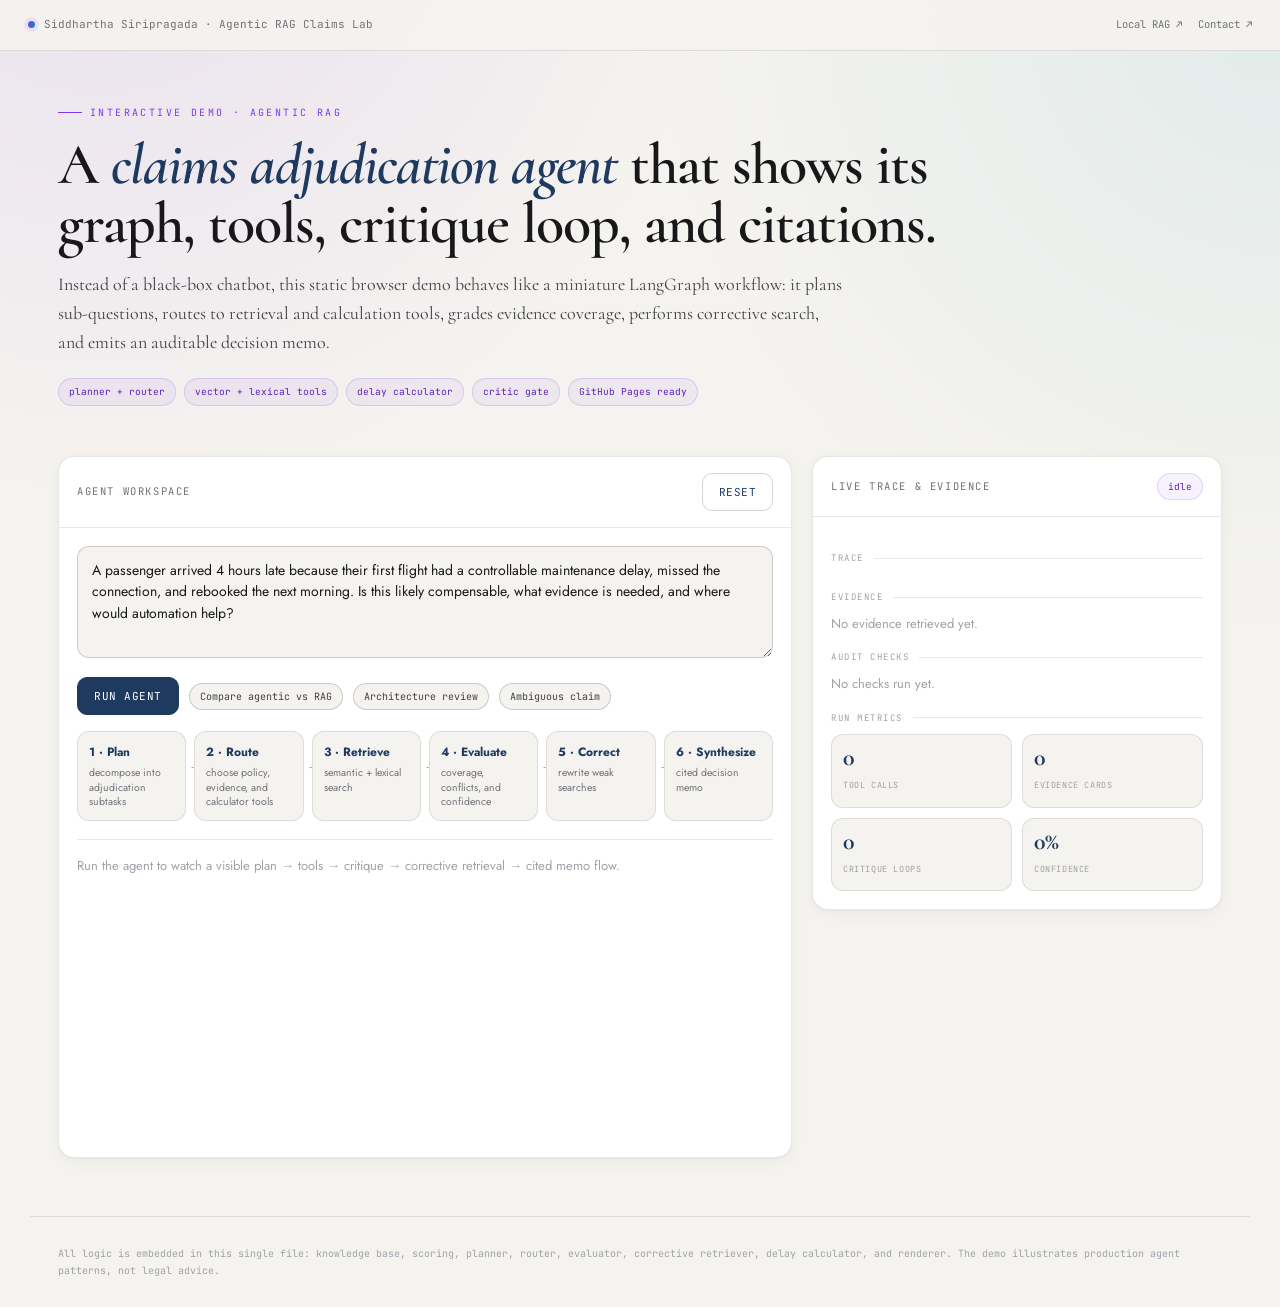
<file: agentic-rag-demo.html>
<!DOCTYPE html>
<html lang="en">
<head>
<meta charset="UTF-8">
<meta name="viewport" content="width=device-width, initial-scale=1.0">
<meta name="description" content="A polished single-file, client-side agentic RAG demo with planning, tool routing, corrective retrieval, policy checks, and cited synthesis. GitHub Pages deployable; no backend or API key.">
<title>Agentic RAG Claims Lab · Siddhartha Siripragada</title>
<link rel="preconnect" href="https://fonts.googleapis.com">
<link href="https://fonts.googleapis.com/css2?family=Cormorant:ital,wght@0,400;0,600;0,700;1,400&family=Jost:wght@300;400;500;600&family=JetBrains+Mono:wght@300;400;500;600&display=swap" rel="stylesheet">
<style>
:root{
  --paper:#f5f3ef; --white:#fff; --ink:#18181b; --ink2:#3f3f46; --ink3:#71717a; --ink4:#a1a1aa;
  --navy:#1e3a5f; --navy2:#2a4f7c; --navy4:rgba(30,58,95,.045); --purple:#7c3aed; --cyan:#0891b2;
  --green:#15803d; --amber:#b45309; --red:#b91c1c; --border:rgba(24,24,27,.1); --border2:rgba(24,24,27,.18);
  --shadow:0 1px 2px rgba(0,0,0,.04),0 4px 16px rgba(0,0,0,.04); --shadow2:0 2px 8px rgba(0,0,0,.06),0 16px 40px rgba(0,0,0,.07);
  --serif:'Cormorant',Georgia,serif; --sans:'Jost',sans-serif; --mono:'JetBrains Mono',monospace;
}
*{box-sizing:border-box;margin:0;padding:0} html{scroll-behavior:smooth}
body{font-family:var(--sans);background:var(--paper);color:var(--ink);line-height:1.6;background-image:radial-gradient(circle at 8% -10%,rgba(124,58,237,.1),transparent 34%),radial-gradient(circle at 100% 0%,rgba(8,145,178,.08),transparent 35%)}
button,textarea{font-family:inherit} button{cursor:pointer} a{color:var(--navy);text-decoration:none} a:hover{text-decoration:underline;text-underline-offset:3px}
.topbar{position:sticky;top:0;z-index:20;display:flex;align-items:center;justify-content:space-between;gap:18px;padding:16px 28px;border-bottom:1px solid var(--border);background:rgba(245,243,239,.88);backdrop-filter:blur(8px)}
.brand{display:flex;align-items:center;gap:9px;font-family:var(--mono);font-size:11px;color:var(--ink3)} .brand:hover{color:var(--navy);text-decoration:none}
.brand-dot{width:7px;height:7px;border-radius:50%;background:linear-gradient(135deg,var(--purple),var(--cyan));box-shadow:0 0 0 4px rgba(124,58,237,.08)}
.topbar-links{display:flex;gap:16px;font-family:var(--mono);font-size:10.5px}.topbar-links a{color:var(--ink3)}.topbar-links a:hover{color:var(--navy)}
.hero{max-width:1220px;margin:auto;padding:54px 28px 22px}.kicker{font-family:var(--mono);font-size:10px;letter-spacing:2.4px;text-transform:uppercase;color:var(--purple);display:flex;gap:8px;align-items:center;margin-bottom:14px}.kicker:before{content:"";width:24px;height:1px;background:var(--purple)}
h1{font-family:var(--serif);font-size:clamp(34px,4.6vw,58px);line-height:1.03;font-weight:600;letter-spacing:-1px;max-width:960px} h1 em{color:var(--navy);font-style:italic}
.hero p{font-family:var(--serif);font-size:18px;color:var(--ink2);max-width:790px;margin-top:16px}.badges{display:flex;flex-wrap:wrap;gap:8px;margin-top:22px}.badge{font-family:var(--mono);font-size:9.5px;padding:5px 10px;border-radius:999px;border:1px solid rgba(124,58,237,.18);color:#5b21b6;background:rgba(124,58,237,.06)}
.app{max-width:1220px;margin:auto;padding:28px;display:grid;grid-template-columns:minmax(0,1fr) 410px;gap:20px;align-items:start}@media(max-width:980px){.app{grid-template-columns:1fr}}
.card{background:var(--white);border:1px solid var(--border);border-radius:16px;box-shadow:var(--shadow);overflow:hidden}.head{display:flex;justify-content:space-between;align-items:center;gap:12px;padding:16px 18px;border-bottom:1px solid var(--border)}.title{font-family:var(--mono);font-size:10.5px;letter-spacing:1.6px;text-transform:uppercase;color:var(--ink3)}.body{padding:18px}
textarea{width:100%;min-height:112px;resize:vertical;border:1px solid var(--border2);border-radius:12px;background:var(--paper);padding:13px 14px;font-size:14px;color:var(--ink);line-height:1.55} textarea:focus{outline:none;border-color:var(--purple)}
.row{display:flex;gap:10px;flex-wrap:wrap;align-items:center;margin-top:12px}.btn{border:1px solid var(--navy);background:var(--navy);color:#fff;border-radius:10px;padding:11px 16px;font-family:var(--mono);font-size:11px;letter-spacing:.5px;text-transform:uppercase}.btn:hover{background:var(--navy2)}.btn:disabled{opacity:.45;cursor:not-allowed}.btn-ghost{background:transparent;color:var(--navy);border-color:var(--border2)}.btn-ghost:hover{background:var(--navy4);border-color:var(--navy)}.chip{font-family:var(--mono);font-size:10px;border:1px solid var(--border2);background:var(--paper);border-radius:999px;padding:6px 10px;color:var(--ink2)}.chip:hover{border-color:var(--purple);color:#5b21b6}
.diagram{display:grid;grid-template-columns:repeat(6,1fr);gap:8px;margin:16px 0 18px}@media(max-width:720px){.diagram{grid-template-columns:repeat(2,1fr)}}.node{position:relative;border:1px solid var(--border);background:var(--paper);border-radius:12px;padding:11px;min-height:78px;transition:.2s}.node:not(:last-child):after{content:"→";position:absolute;right:-13px;top:27px;color:var(--ink4);font-family:var(--mono);font-size:11px}@media(max-width:720px){.node:after{display:none}}.node strong{display:block;color:var(--navy);font-size:12px;margin-bottom:4px}.node span{font-size:10.5px;color:var(--ink3);line-height:1.35;display:block}.node.on{border-color:rgba(124,58,237,.42);background:rgba(124,58,237,.065);box-shadow:0 0 0 3px rgba(124,58,237,.05)}
.answer{margin-top:14px;min-height:300px;border-top:1px solid var(--border);padding-top:16px}.empty{color:var(--ink4);font-size:13px}.section-label{font-family:var(--mono);font-size:9px;letter-spacing:1.5px;text-transform:uppercase;color:var(--ink4);margin:16px 0 9px;display:flex;align-items:center;gap:10px}.section-label:after{content:"";height:1px;background:var(--border);flex:1}
.plan-grid{display:grid;grid-template-columns:repeat(3,1fr);gap:10px}@media(max-width:720px){.plan-grid{grid-template-columns:1fr}}.plan-card{border:1px solid var(--border);background:var(--paper);border-radius:12px;padding:12px}.plan-card b{display:block;font-size:12px;color:var(--navy);margin-bottom:5px}.plan-card p{font-size:12px;color:var(--ink3);line-height:1.5}.final{background:linear-gradient(180deg,rgba(30,58,95,.055),rgba(124,58,237,.045));border:1px solid rgba(30,58,95,.14);border-radius:14px;padding:16px;margin-top:10px}.final h2{font-family:var(--serif);font-size:29px;color:var(--navy);margin-bottom:8px}.final p,.final li{font-size:14px;color:var(--ink2);line-height:1.75}.final ul{padding-left:18px;margin:8px 0}.cite{font-family:var(--mono);font-size:9px;background:#fff;border:1px solid var(--border);border-radius:5px;padding:1px 5px;color:var(--purple);white-space:nowrap}
.trace{display:flex;flex-direction:column;gap:10px;max-height:460px;overflow:auto;padding-right:2px}.event{display:grid;grid-template-columns:28px 1fr;gap:10px;align-items:start}.dot{width:28px;height:28px;border-radius:50%;display:flex;align-items:center;justify-content:center;background:var(--paper);border:1.5px solid var(--ink4);font-size:12px}.event.active .dot{border-color:var(--purple);color:var(--purple);animation:pulse 1s infinite}.event.done .dot{border-color:var(--green);color:var(--green);background:rgba(21,128,61,.06)}@keyframes pulse{50%{box-shadow:0 0 0 6px rgba(124,58,237,0)}}.event-body{border:1px solid var(--border);background:var(--paper);border-radius:12px;padding:10px 11px}.event-title{font-family:var(--mono);font-size:10.5px;color:var(--ink2);font-weight:600}.event-text{font-size:12px;color:var(--ink3);line-height:1.55;margin-top:3px}.tool-pill{display:inline-flex;margin:6px 5px 0 0;font-family:var(--mono);font-size:8.5px;border-radius:5px;padding:2px 6px;background:#fff;border:1px solid var(--border);color:var(--cyan)}
.ctx,.audit{display:flex;flex-direction:column;gap:9px}.ctx-card,.audit-card{border:1px solid var(--border);background:var(--paper);border-radius:12px;padding:11px}.ctx-top{display:flex;justify-content:space-between;gap:10px;font-family:var(--mono);font-size:9.5px;color:var(--navy)}.score{color:var(--ink4)}.ctx-card p,.audit-card p{font-size:12px;color:var(--ink3);line-height:1.5;margin-top:6px}.bar{height:4px;background:rgba(30,58,95,.08);border-radius:4px;overflow:hidden;margin-top:8px}.fill{height:100%;background:linear-gradient(90deg,var(--purple),var(--cyan))}.metric-grid{display:grid;grid-template-columns:repeat(2,1fr);gap:10px}.metric{border:1px solid var(--border);background:var(--paper);border-radius:12px;padding:11px}.metric b{display:block;font-family:var(--serif);font-size:24px;color:var(--navy);line-height:1}.metric span{font-family:var(--mono);font-size:8.5px;color:var(--ink4);text-transform:uppercase;letter-spacing:.6px}
footer{max-width:1220px;margin:30px auto 0;padding:28px;border-top:1px solid var(--border);font-family:var(--mono);font-size:10px;color:var(--ink4);line-height:1.7}.hidden{display:none!important}
</style>
</head>
<body>
<div class="topbar">
  <a class="brand" href="./index.html#projects"><span class="brand-dot"></span>Siddhartha Siripragada · Agentic RAG Claims Lab</a>
  <div class="topbar-links"><a href="./local-rag-chat.html">Local RAG ↗</a><a href="./index.html#contact">Contact ↗</a></div>
</div>
<header class="hero">
  <div class="kicker">Interactive Demo · Agentic RAG</div>
  <h1>A <em>claims adjudication agent</em> that shows its graph, tools, critique loop, and citations.</h1>
  <p>Instead of a black-box chatbot, this static browser demo behaves like a miniature LangGraph workflow: it plans sub-questions, routes to retrieval and calculation tools, grades evidence coverage, performs corrective search, and emits an auditable decision memo.</p>
  <div class="badges"><span class="badge">planner + router</span><span class="badge">vector + lexical tools</span><span class="badge">delay calculator</span><span class="badge">critic gate</span><span class="badge">GitHub Pages ready</span></div>
</header>
<main class="app">
  <section class="card">
    <div class="head"><div class="title">Agent Workspace</div><button id="resetBtn" class="btn btn-ghost">Reset</button></div>
    <div class="body">
      <textarea id="query" spellcheck="true">A passenger arrived 4 hours late because their first flight had a controllable maintenance delay, missed the connection, and rebooked the next morning. Is this likely compensable, what evidence is needed, and where would automation help?</textarea>
      <div class="row">
        <button id="runBtn" class="btn">Run Agent</button>
        <button class="chip" data-q="Compare an APPR claims adjudication agent with a standard RAG chatbot. What makes it agentic?">Compare agentic vs RAG</button>
        <button class="chip" data-q="Design a production architecture for APPR claims automation using LangGraph, retrieval, rules, and human review.">Architecture review</button>
        <button class="chip" data-q="A weather disruption caused a long delay but the airline gave inconsistent reason codes. How should an agent investigate and decide?">Ambiguous claim</button>
      </div>
      <div class="diagram" id="diagram">
        <div class="node"><strong>1 · Plan</strong><span>decompose into adjudication subtasks</span></div>
        <div class="node"><strong>2 · Route</strong><span>choose policy, evidence, and calculator tools</span></div>
        <div class="node"><strong>3 · Retrieve</strong><span>semantic + lexical search</span></div>
        <div class="node"><strong>4 · Evaluate</strong><span>coverage, conflicts, and confidence</span></div>
        <div class="node"><strong>5 · Correct</strong><span>rewrite weak searches</span></div>
        <div class="node"><strong>6 · Synthesize</strong><span>cited decision memo</span></div>
      </div>
      <div id="answer" class="answer"><p class="empty">Run the agent to watch a visible plan → tools → critique → corrective retrieval → cited memo flow.</p></div>
    </div>
  </section>
  <aside class="card">
    <div class="head"><div class="title">Live Trace & Evidence</div><span id="status" class="badge">idle</span></div>
    <div class="body">
      <div class="section-label">Trace</div><div id="trace" class="trace"></div>
      <div class="section-label">Evidence</div><div id="ctx" class="ctx"><p class="empty">No evidence retrieved yet.</p></div>
      <div class="section-label">Audit checks</div><div id="audit" class="audit"><p class="empty">No checks run yet.</p></div>
      <div class="section-label">Run metrics</div>
      <div class="metric-grid">
        <div class="metric"><b id="mTools">0</b><span>tool calls</span></div><div class="metric"><b id="mDocs">0</b><span>evidence cards</span></div>
        <div class="metric"><b id="mLoops">0</b><span>critique loops</span></div><div class="metric"><b id="mScore">0%</b><span>confidence</span></div>
      </div>
    </div>
  </aside>
</main>
<footer>All logic is embedded in this single file: knowledge base, scoring, planner, router, evaluator, corrective retriever, delay calculator, and renderer. The demo illustrates production agent patterns, not legal advice.</footer>
<script>
const KB = [
  { id:'APPR-01', type:'regulation', title:'APPR compensation thresholds', text:'Canadian APPR compensation depends on arrival delay length and whether the disruption is within airline control and not required for safety. Long delays of 3 to 6 hours can qualify; larger compensation applies at 6 to 9 hours and 9 or more hours.' },
  { id:'APPR-02', type:'regulation', title:'Control classification', text:'Events within airline control include commercial decisions and many operational problems. Events outside airline control include weather, security incidents, medical emergencies, airport operations, and other exceptional circumstances.' },
  { id:'APPR-03', type:'regulation', title:'Safety carve-out', text:'A mechanical issue may be within airline control but required for safety when it is unexpected and necessary to reduce a safety risk. The agent must inspect reason codes, maintenance records, and timeline evidence before deciding.' },
  { id:'APPR-04', type:'evidence', title:'Claim evidence checklist', text:'Useful evidence includes itinerary, scheduled and actual arrival timestamps, disruption reason codes, maintenance notes, rebooking records, passenger communications, and airport or weather advisories.' },
  { id:'APPR-05', type:'workflow', title:'Human review trigger', text:'Escalate when evidence conflicts, reason codes change after the fact, weather and maintenance overlap, compensation impact is high, or the confidence score is below the automated decision threshold.' },
  { id:'ARCH-01', type:'architecture', title:'LangGraph adjudication flow', text:'A production claims agent can use graph nodes for intake classification, policy retrieval, evidence extraction, rule evaluation, critique, human-in-the-loop review, and final explanation generation with citations.' },
  { id:'ARCH-02', type:'architecture', title:'Tool calling pattern', text:'Separate tools improve auditability: semantic retrieval for policies, lexical search for exact codes, calculator for delay duration, rules engine for thresholds, and case-notes writer for the final decision.' },
  { id:'ARCH-03', type:'architecture', title:'Observability and governance', text:'Operational systems should log prompts, retrieved chunks, tool outputs, rule decisions, confidence, latency, user overrides, and final outcomes for LangSmith-style debugging and model governance.' },
  { id:'RAG-01', type:'concept', title:'Standard RAG vs agentic RAG', text:'Standard RAG usually retrieves once and generates. Agentic RAG maintains state, plans subtasks, chooses tools, checks evidence sufficiency, retries retrieval, and can route uncertain cases to humans.' },
  { id:'RAG-02', type:'concept', title:'Corrective retrieval', text:'Corrective RAG grades retrieved evidence. If evidence is weak, missing, or contradictory, the system rewrites the query, searches a different corpus, or asks for clarification instead of producing an unsupported answer.' }
];
const STOP = new Set('a an the and or of to in for with is are was were be been by on at it this that what how should could would likely from their has have into as'.split(' '));
const $ = id => document.getElementById(id);
const sleep = ms => new Promise(resolve => setTimeout(resolve, ms));
const escapeHtml = value => String(value).replace(/[&<>'"]/g, char => ({ '&':'&amp;', '<':'&lt;', '>':'&gt;', "'":'&#39;', '"':'&quot;' }[char]));
function tokenize(text){ return (text.toLowerCase().match(/[a-z0-9]+/g) || []).filter(token => !STOP.has(token)); }
function score(query, doc){
  const qTokens = tokenize(query); const dTokens = tokenize(`${doc.title} ${doc.type} ${doc.text}`); const haystack = `${doc.title} ${doc.text}`.toLowerCase();
  const overlap = qTokens.filter(token => dTokens.includes(token)).length; const exact = qTokens.filter(token => haystack.includes(token)).length;
  return overlap / Math.sqrt((qTokens.length || 1) * dTokens.length) + exact * 0.035;
}
function retrieve(query, tool){
  return KB.map(doc => ({ ...doc, score: score(query, doc) + (tool === 'lexical' && query.toLowerCase().includes(doc.type) ? 0.08 : 0) }))
    .sort((a, b) => b.score - a.score).slice(0, 3);
}
function plan(query){
  const steps = [];
  if (/compens|eligible|delay|claim|appr/i.test(query)) steps.push({ goal:'Adjudicate eligibility', query:'APPR compensation delay threshold airline control safety carve-out' });
  if (/evidence|needed|investigate|reason|weather|maintenance/i.test(query)) steps.push({ goal:'Gather evidence', query:'claim evidence checklist reason codes maintenance notes weather advisory rebooking' });
  if (/automation|architecture|production|langgraph|agentic|standard rag/i.test(query)) steps.push({ goal:'Map agent architecture', query:'LangGraph tool calling human review observability agentic RAG corrective retrieval' });
  if (!steps.length) steps.push({ goal:'General grounded answer', query:'agentic RAG planning tool calling corrective retrieval cited synthesis' });
  return steps;
}
function delayHours(query){ const match = query.match(/(\d+(?:\.\d+)?)\s*(?:hour|hr)s?\s*(?:late|delay|delayed)?/i); return match ? Number(match[1]) : null; }
function setNode(index){ document.querySelectorAll('.node').forEach((node, idx) => node.classList.toggle('on', idx === index)); }
function addEvent(title, text, tools = []){
  const event = document.createElement('div'); event.className = 'event active';
  event.innerHTML = `<div class="dot">●</div><div class="event-body"><div class="event-title">${escapeHtml(title)}</div><div class="event-text">${escapeHtml(text)}</div>${tools.map(tool => `<span class="tool-pill">${escapeHtml(tool)}</span>`).join('')}</div>`;
  $('trace').appendChild(event); $('trace').scrollTop = $('trace').scrollHeight;
  setTimeout(() => { event.classList.remove('active'); event.classList.add('done'); event.querySelector('.dot').textContent = '✓'; }, 420);
}
function uniqueDocs(docs){ return [...new Map(docs.map(doc => [doc.id, doc])).values()].sort((a, b) => b.score - a.score); }
function renderEvidence(docs){
  $('ctx').innerHTML = docs.map(doc => `<div class="ctx-card"><div class="ctx-top"><span>${escapeHtml(doc.id)} · ${escapeHtml(doc.title)}</span><span class="score">${Math.round(doc.score * 100)}%</span></div><p>${escapeHtml(doc.text)}</p><div class="bar"><div class="fill" style="width:${Math.min(100, Math.round(doc.score * 100))}%"></div></div></div>`).join('');
}
function renderAudit(checks){
  $('audit').innerHTML = checks.map(check => `<div class="audit-card"><div class="ctx-top"><span>${escapeHtml(check.name)}</span><span class="score">${escapeHtml(check.status)}</span></div><p>${escapeHtml(check.detail)}</p></div>`).join('');
}
function synthesize(query, steps, docs, checks, confidence, loops, delay){
  const hasAppr = docs.some(doc => doc.id.startsWith('APPR')); const hasArch = docs.some(doc => doc.id.startsWith('ARCH')); const hasRag = docs.some(doc => doc.id.startsWith('RAG'));
  const delayText = delay === null ? 'the arrival delay still needs to be calculated from timestamps' : `the extracted arrival delay is ${delay} hours`;
  return `<div class="section-label">Execution plan</div><div class="plan-grid">${steps.map((step, idx) => `<div class="plan-card"><b>Subtask ${idx + 1}</b><p>${escapeHtml(step.goal)}<br><span class="cite">${escapeHtml(step.query)}</span></p></div>`).join('')}</div><div class="section-label">Final cited memo</div><div class="final"><h2>Agent assessment</h2><p><strong>Short answer:</strong> ${hasAppr ? `The case is plausibly compensable if the maintenance delay remains within airline control and is not reclassified as required for safety; ${delayText}.` : 'The agent needs more claim facts before making an eligibility call.'} ${hasRag ? 'The workflow is agentic because it maintains state, selects tools, evaluates coverage, and retries retrieval before answering.' : ''}</p><ul>${hasAppr ? '<li><strong>Eligibility path:</strong> classify control, test the safety carve-out, calculate arrival delay, and apply the compensation threshold. <span class="cite">APPR-01</span> <span class="cite">APPR-03</span></li><li><strong>Evidence path:</strong> request itinerary, actual arrival timestamps, disruption reason codes, maintenance notes, rebooking records, and passenger communications. <span class="cite">APPR-04</span></li>' : ''}${hasArch ? '<li><strong>Automation path:</strong> represent the process as graph nodes for intake, retrieval, extraction, rule evaluation, critique, human review, and explanation. <span class="cite">ARCH-01</span> <span class="cite">ARCH-02</span></li><li><strong>Governance path:</strong> persist tool outputs, retrieved chunks, confidence, overrides, latency, and final outcomes for operational auditability. <span class="cite">ARCH-03</span></li>' : ''}<li><strong>Risk path:</strong> escalate when reason codes conflict, weather overlaps maintenance, or confidence is below threshold after corrective retrieval. <span class="cite">APPR-05</span> <span class="cite">RAG-02</span></li></ul><p><strong>Confidence:</strong> ${confidence}% after ${loops} critique loop${loops === 1 ? '' : 's'}. This is a technical portfolio demo, not legal advice.</p></div>`;
}
async function runAgent(){
  $('runBtn').disabled = true; $('status').textContent = 'running'; $('trace').innerHTML = ''; $('ctx').innerHTML = '<p class="empty">Retrieving...</p>'; $('audit').innerHTML = '<p class="empty">Checks running...</p>'; $('answer').innerHTML = '<p class="empty">Agent is working...</p>';
  ['mTools','mDocs','mLoops'].forEach(id => $(id).textContent = '0'); $('mScore').textContent = '0%';
  const query = $('query').value.trim(); let tools = 0; let loops = 0; let docs = [];
  setNode(0); const steps = plan(query); addEvent('Planner', `Created ${steps.length} adjudication subtask${steps.length === 1 ? '' : 's'}.`, ['plan()']); await sleep(520);
  setNode(1); const delay = delayHours(query); tools++; addEvent('Tool router', `Selected semantic_search, lexical_search, evidence_grader${delay !== null ? ', and delay_calculator' : ''}.`, ['router()', delay !== null ? 'delay_calculator' : 'no_delay_found']); await sleep(520);
  if (delay !== null){ addEvent('Delay calculator', `${delay} hours maps to the 3–6 hour APPR threshold band for large carriers, subject to control classification.`, ['calculate_delay_band']); await sleep(420); }
  setNode(2);
  for (const step of steps){
    tools++; addEvent('Semantic retrieval', step.query, ['semantic_search']); docs = docs.concat(retrieve(step.query, 'semantic')); await sleep(360);
    if (/APPR|evidence|reason|maintenance|control|weather|architecture/i.test(`${step.query} ${query}`)){ tools++; addEvent('Lexical retrieval', `Exact search for ${step.goal.toLowerCase()} terms.`, ['lexical_search']); docs = docs.concat(retrieve(`${query} ${step.query}`, 'lexical')); await sleep(360); }
  }
  docs = uniqueDocs(docs).slice(0, 6); renderEvidence(docs); $('mTools').textContent = tools; $('mDocs').textContent = docs.length;
  setNode(3); const checks = [
    { name:'Policy coverage', status:docs.some(doc => doc.id.startsWith('APPR')) ? 'pass' : 'gap', detail:'Does the evidence include APPR threshold, control, safety, or claim evidence guidance?' },
    { name:'Architecture coverage', status:docs.some(doc => doc.id.startsWith('ARCH')) ? 'pass' : 'optional', detail:'Does the evidence include graph workflow, tool calling, and governance details?' },
    { name:'Conflict risk', status:/weather|inconsistent|reason codes?/i.test(query) ? 'review' : 'normal', detail:'Ambiguous or conflicting disruption reasons should trigger human review.' }
  ];
  renderAudit(checks); const hasGap = checks.some(check => check.status === 'gap'); addEvent('Evidence grader', hasGap ? 'Coverage gap found; launching corrective retrieval.' : 'Evidence coverage is sufficient for a cited memo.', ['grade_evidence']); await sleep(620);
  if (hasGap){
    setNode(4); loops++; tools++; const corrective = 'APPR compensation threshold airline control safety evidence human review corrective retrieval';
    addEvent('Corrective retrieval', `Rewritten query: ${corrective}`, ['rewrite_query', 'semantic_search']); docs = uniqueDocs(docs.concat(retrieve(corrective, 'semantic'))).slice(0, 7); renderEvidence(docs); await sleep(520);
  }
  setNode(5); const confidence = Math.min(94, 66 + docs.length * 4 + steps.length * 3 + (delay !== null ? 4 : 0) - loops * 2);
  addEvent('Synthesizer', `Generated cited memo from ${docs.length} evidence cards with ${confidence}% confidence.`, ['compose_answer']);
  $('mTools').textContent = tools; $('mDocs').textContent = docs.length; $('mLoops').textContent = loops; $('mScore').textContent = `${confidence}%`;
  $('answer').innerHTML = synthesize(query, steps, docs, checks, confidence, loops, delay); $('status').textContent = 'complete'; document.querySelectorAll('.node').forEach(node => node.classList.remove('on')); $('runBtn').disabled = false;
}
function resetDemo(){
  $('trace').innerHTML = ''; $('ctx').innerHTML = '<p class="empty">No evidence retrieved yet.</p>'; $('audit').innerHTML = '<p class="empty">No checks run yet.</p>'; $('answer').innerHTML = '<p class="empty">Run the agent to watch a visible plan → tools → critique → corrective retrieval → cited memo flow.</p>'; $('status').textContent = 'idle'; ['mTools','mDocs','mLoops'].forEach(id => $(id).textContent = '0'); $('mScore').textContent = '0%'; document.querySelectorAll('.node').forEach(node => node.classList.remove('on'));
}
$('runBtn').addEventListener('click', runAgent); $('resetBtn').addEventListener('click', resetDemo); document.querySelectorAll('.chip').forEach(chip => chip.addEventListener('click', () => { $('query').value = chip.dataset.q; runAgent(); }));
</script>
</body>
</html>
</file>
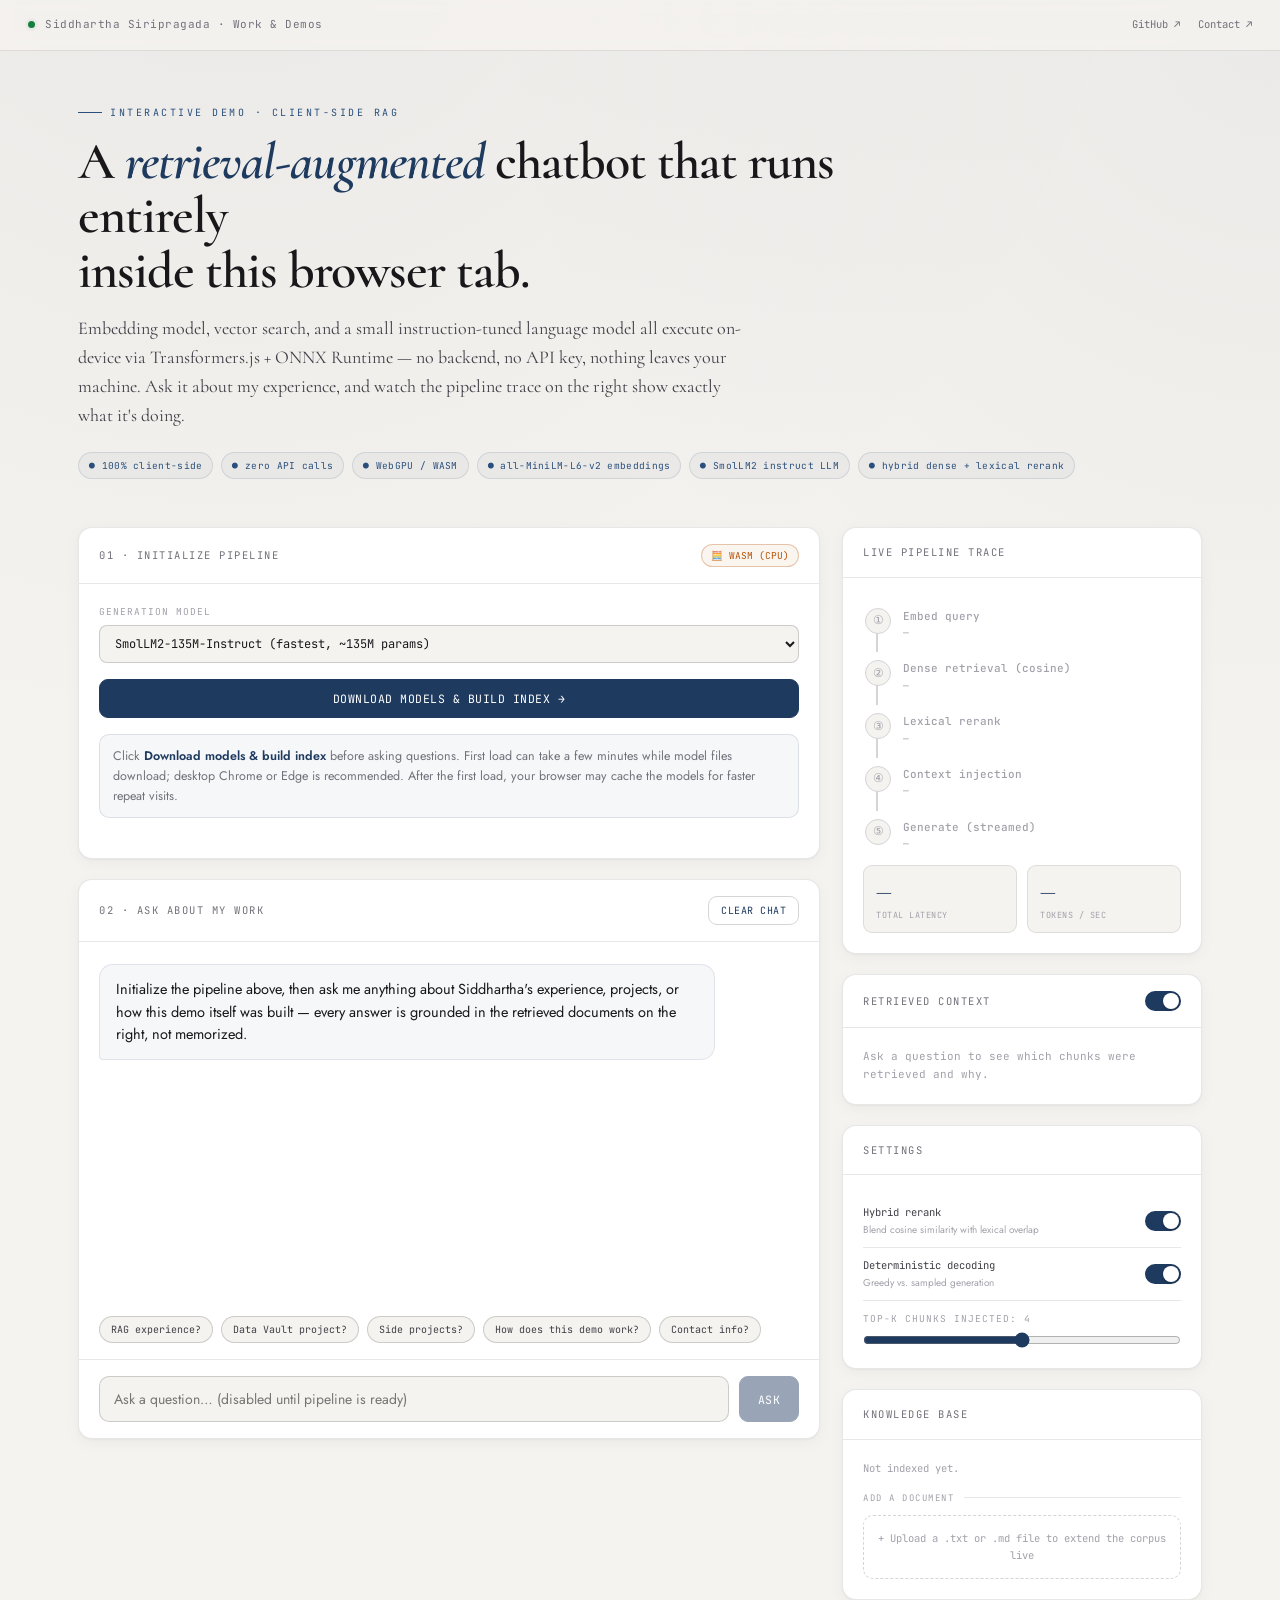
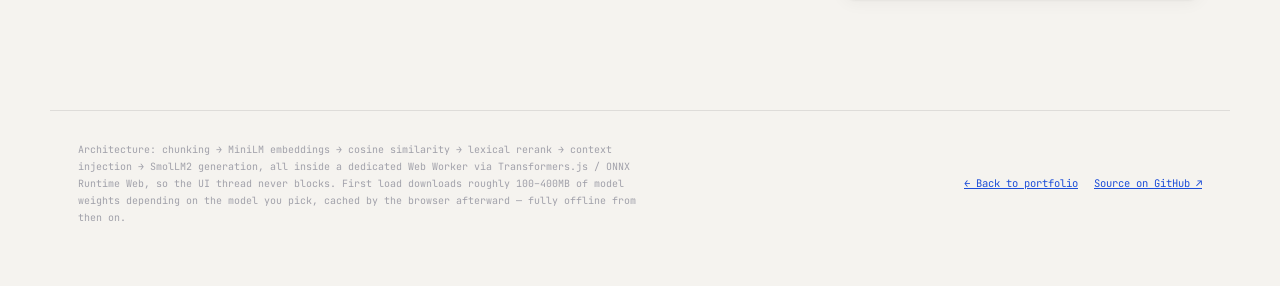
<file: local-rag-chat.html>
<!DOCTYPE html>
<html lang="en">
<head>
<meta charset="UTF-8">
<meta name="viewport" content="width=device-width, initial-scale=1.0">
<meta name="description" content="A fully client-side Retrieval-Augmented Generation chatbot — embeddings, vector search, and a small language model running entirely in the browser via Transformers.js + WebGPU/WASM. No server, no API key.">
<title>Local RAG — Ask About My Work · Siddhartha Siripragada</title>
<link rel="preconnect" href="https://fonts.googleapis.com">
<link href="https://fonts.googleapis.com/css2?family=Cormorant:ital,wght@0,400;0,600;0,700;1,400&family=Jost:wght@300;400;500;600&family=JetBrains+Mono:wght@300;400;500;600&display=swap" rel="stylesheet">
<style>
/* ============================================================
   DESIGN TOKENS — matched to the parent portfolio's palette
   (paper / navy / editorial serif+sans+mono), extended with
   a "lab instrument" accent system for the live pipeline trace.
   ============================================================ */
:root{
  --paper:#f5f3ef; --white:#ffffff; --ink:#18181b; --ink2:#3f3f46; --ink3:#71717a;
  --ink4:#a1a1aa; --ink5:#d4d4d8;
  --navy:#1e3a5f; --navy2:#2a4f7c; --navy3:rgba(30,58,95,.07); --navy4:rgba(30,58,95,.04);
  --link:#1d4ed8; --green:#15803d; --amber:#b45309; --red:#b91c1c;
  --border:rgba(24,24,27,.1); --border2:rgba(24,24,27,.18);
  --shadow:0 1px 2px rgba(0,0,0,.04),0 4px 16px rgba(0,0,0,.04);
  --shadow2:0 2px 8px rgba(0,0,0,.06),0 16px 40px rgba(0,0,0,.07);
  --serif:'Cormorant',Georgia,serif; --sans:'Jost',sans-serif; --mono:'JetBrains Mono',monospace;
  --stage-idle:var(--ink5); --stage-active:var(--navy); --stage-done:var(--green);
}
*{margin:0;padding:0;box-sizing:border-box}
html{scroll-behavior:smooth}
body{
  font-family:var(--sans); background:var(--paper); color:var(--ink);
  line-height:1.6; -webkit-font-smoothing:antialiased;
  background-image:
    radial-gradient(circle at 18% -10%, rgba(30,58,95,.06), transparent 40%),
    radial-gradient(circle at 100% 0%, rgba(30,58,95,.05), transparent 35%);
}
a{color:var(--link)}
button{font-family:inherit;cursor:pointer}
::selection{background:var(--navy); color:#fff}

/* ---------- top bar ---------- */
.topbar{
  display:flex; align-items:center; justify-content:space-between;
  padding:16px 28px; border-bottom:1px solid var(--border); background:rgba(245,243,239,.85);
  backdrop-filter:blur(6px); position:sticky; top:0; z-index:50;
}
.brand{display:flex; align-items:center; gap:10px; font-family:var(--mono); font-size:11px; letter-spacing:.5px; color:var(--ink3); text-decoration:none}
.brand:hover{color:var(--navy); text-decoration:none}
.brand-dot{width:7px;height:7px;border-radius:50%;background:var(--green);box-shadow:0 0 0 3px var(--navy4)}
.topbar-links{display:flex; gap:18px; font-family:var(--mono); font-size:10.5px}
.topbar-links a{color:var(--ink3); text-decoration:none}
.topbar-links a:hover{color:var(--navy)}

/* ---------- hero ---------- */
.hero{max-width:1180px; margin:0 auto; padding:54px 28px 18px}
.hero-kicker{font-family:var(--mono); font-size:10px; letter-spacing:2.5px; text-transform:uppercase; color:var(--navy2); margin-bottom:14px; display:flex; align-items:center; gap:8px}
.hero-kicker::before{content:"";width:24px;height:1px;background:var(--navy2)}
.hero h1{font-family:var(--serif); font-weight:600; font-size:clamp(32px,4.4vw,52px); letter-spacing:-1px; line-height:1.05; max-width:820px}
.hero h1 em{font-style:italic; color:var(--navy)}
.hero p{font-family:var(--serif); font-size:18px; color:var(--ink2); max-width:680px; margin-top:16px; line-height:1.6}
.badge-row{display:flex; flex-wrap:wrap; gap:8px; margin-top:22px}
.badge{font-family:var(--mono); font-size:9.5px; letter-spacing:.3px; padding:5px 10px; border-radius:100px; background:var(--navy4); color:var(--navy2); border:1px solid rgba(30,58,95,.12); display:flex; align-items:center; gap:5px}
.badge svg{width:10px;height:10px}

/* ---------- layout ---------- */
.app{max-width:1180px; margin:0 auto; padding:30px 28px 80px; display:grid; grid-template-columns:1fr 360px; gap:22px; align-items:start}
@media (max-width:920px){ .app{grid-template-columns:1fr} }

.card{background:var(--white); border:1px solid var(--border); border-radius:14px; box-shadow:var(--shadow)}
.card-head{padding:16px 20px; border-bottom:1px solid var(--border); display:flex; align-items:center; justify-content:space-between; gap:10px}
.card-title{font-family:var(--mono); font-size:10.5px; letter-spacing:1.5px; text-transform:uppercase; color:var(--ink3)}
.card-body{padding:20px}

/* ---------- setup panel ---------- */
#setupCard .card-body{display:flex; flex-direction:column; gap:16px}
.field{display:flex; flex-direction:column; gap:6px}
.field label{font-family:var(--mono); font-size:9.5px; letter-spacing:1px; text-transform:uppercase; color:var(--ink4)}
.select-row{display:flex; gap:10px; flex-wrap:wrap}
select{
  font-family:var(--mono); font-size:12px; padding:9px 11px; border-radius:8px;
  border:1px solid var(--border2); background:var(--paper); color:var(--ink); flex:1; min-width:180px;
}
.btn{
  font-family:var(--mono); font-size:11.5px; letter-spacing:.5px; padding:11px 18px; border-radius:9px;
  border:1px solid var(--navy); background:var(--navy); color:#fff; transition:.18s ease; text-transform:uppercase;
}
.btn:hover{background:var(--navy2); border-color:var(--navy2)}
.btn:disabled{opacity:.45; cursor:not-allowed}
.btn-ghost{background:transparent; color:var(--navy); border:1px solid var(--border2)}
.btn-ghost:hover{background:var(--navy4); border-color:var(--navy)}
.btn-sm{padding:7px 12px; font-size:10px}

.progress-list{display:flex; flex-direction:column; gap:10px; margin-top:4px}
.setup-note{font-size:12.5px;line-height:1.6;color:var(--ink3);background:var(--navy4);border:1px solid rgba(30,58,95,.12);border-radius:10px;padding:11px 13px}
.setup-note strong{color:var(--navy);font-weight:600}
.setup-note.is-mobile{background:rgba(180,83,9,.08);border-color:rgba(180,83,9,.25);color:var(--amber)}
.progress-item{display:flex; flex-direction:column; gap:5px}
.progress-label{display:flex; justify-content:space-between; font-family:var(--mono); font-size:9.5px; color:var(--ink3)}
.progress-track{height:6px; border-radius:4px; background:var(--navy4); overflow:hidden}
.progress-fill{height:100%; background:linear-gradient(90deg,var(--navy),var(--navy2)); width:0%; transition:width .2s ease}
.progress-fill.done{background:var(--green)}

.device-pill{font-family:var(--mono); font-size:9.5px; padding:3px 9px; border-radius:100px; border:1px solid var(--border2); color:var(--ink3)}
.device-pill.webgpu{color:var(--green); border-color:rgba(21,128,61,.3); background:rgba(21,128,61,.06)}
.device-pill.wasm{color:var(--amber); border-color:rgba(180,83,9,.3); background:rgba(180,83,9,.06)}

/* ---------- chat panel ---------- */
#chatCard{display:flex; flex-direction:column; min-height:560px}
.chat-scroll{flex:1; overflow-y:auto; padding:22px 20px; display:flex; flex-direction:column; gap:16px; max-height:520px}
.msg{max-width:88%; display:flex; flex-direction:column; gap:6px}
.msg.user{align-self:flex-end; align-items:flex-end}
.msg.bot{align-self:flex-start; align-items:flex-start}
.msg-bubble{padding:13px 16px; border-radius:14px; font-size:14.5px; line-height:1.55}
.msg.user .msg-bubble{background:var(--navy); color:#fff; border-bottom-right-radius:4px}
.msg.bot .msg-bubble{background:var(--navy4); color:var(--ink); border:1px solid rgba(30,58,95,.1); border-bottom-left-radius:4px}
.msg-meta{font-family:var(--mono); font-size:9px; color:var(--ink4); padding:0 4px}
.msg-sources{display:flex; flex-wrap:wrap; gap:5px; padding:0 4px}
.src-chip{font-family:var(--mono); font-size:8.5px; padding:2px 7px; border-radius:5px; background:var(--paper); border:1px solid var(--border); color:var(--ink3)}
.typing-dots span{display:inline-block; width:5px; height:5px; border-radius:50%; background:var(--navy2); margin-right:3px; animation:blink 1.1s infinite}
.typing-dots span:nth-child(2){animation-delay:.18s} .typing-dots span:nth-child(3){animation-delay:.36s}
@keyframes blink{0%,80%,100%{opacity:.25}40%{opacity:1}}

.chip-row{display:flex; flex-wrap:wrap; gap:8px; padding:0 20px 16px}
.chip{font-family:var(--mono); font-size:10px; padding:6px 11px; border-radius:100px; background:var(--paper); border:1px solid var(--border2); color:var(--ink2)}
.chip:hover{background:var(--navy4); border-color:var(--navy); color:var(--navy)}

.chat-input-row{display:flex; gap:10px; padding:16px 20px; border-top:1px solid var(--border)}
#queryInput{
  flex:1; font-family:var(--sans); font-size:14px; padding:12px 14px; border-radius:10px;
  border:1px solid var(--border2); background:var(--paper); color:var(--ink); resize:none;
}
#queryInput:focus{outline:none; border-color:var(--navy)}

/* ---------- pipeline trace ---------- */
.trace{display:flex; flex-direction:column; gap:0}
.trace-stage{display:flex; align-items:flex-start; gap:12px; padding:10px 2px; position:relative}
.trace-stage:not(:last-child)::after{
  content:""; position:absolute; left:13px; top:30px; bottom:-2px; width:1.5px; background:var(--border2);
}
.trace-dot{
  width:26px; height:26px; border-radius:50%; flex-shrink:0; display:flex; align-items:center; justify-content:center;
  font-size:12px; background:var(--paper); border:1.5px solid var(--stage-idle); color:var(--ink4); transition:.25s ease; z-index:1;
}
.trace-stage.active .trace-dot{border-color:var(--stage-active); color:var(--stage-active); background:var(--navy4); animation:pulse 1s infinite}
.trace-stage.done .trace-dot{border-color:var(--stage-done); color:var(--stage-done); background:rgba(21,128,61,.08)}
@keyframes pulse{0%,100%{box-shadow:0 0 0 0 rgba(30,58,95,.25)}50%{box-shadow:0 0 0 5px rgba(30,58,95,0)}}
.trace-name{font-family:var(--mono); font-size:11px; color:var(--ink2); font-weight:500}
.trace-stage.idle .trace-name{color:var(--ink4)}
.trace-time{font-family:var(--mono); font-size:9.5px; color:var(--ink4)}

/* ---------- retrieved context ---------- */
.ctx-item{padding:11px 12px; border-radius:9px; background:var(--paper); border:1px solid var(--border); margin-bottom:8px}
.ctx-top{display:flex; justify-content:space-between; align-items:center; margin-bottom:5px}
.ctx-src{font-family:var(--mono); font-size:9.5px; color:var(--navy2); font-weight:600}
.ctx-score{font-family:var(--mono); font-size:9px; color:var(--ink4)}
.ctx-text{font-size:12px; color:var(--ink2); line-height:1.5}
.score-bar{height:3px; background:var(--navy4); border-radius:2px; margin-top:6px; overflow:hidden}
.score-fill{height:100%; background:var(--navy2)}

/* ---------- settings ---------- */
.setting-row{display:flex; align-items:center; justify-content:space-between; gap:10px; padding:9px 0; border-bottom:1px solid var(--border)}
.setting-row:last-child{border-bottom:none}
.setting-label{font-family:var(--mono); font-size:10.5px; color:var(--ink2)}
.setting-sub{font-size:10px; color:var(--ink4); margin-top:1px}
.switch{position:relative; width:36px; height:20px; flex-shrink:0}
.switch input{opacity:0; width:0; height:0}
.slider-track{position:absolute; inset:0; background:var(--ink5); border-radius:20px; transition:.2s}
.slider-knob{position:absolute; left:2px; top:2px; width:16px; height:16px; background:#fff; border-radius:50%; transition:.2s; box-shadow:0 1px 3px rgba(0,0,0,.3)}
.switch input:checked + .slider-track{background:var(--navy)}
.switch input:checked + .slider-track .slider-knob{transform:translateX(16px)}
input[type=range]{width:100%; accent-color:var(--navy)}

.stat-grid{display:grid; grid-template-columns:1fr 1fr; gap:10px; margin-top:4px}
.stat-box{background:var(--paper); border:1px solid var(--border); border-radius:9px; padding:10px 12px}
.stat-v{font-family:var(--serif); font-size:19px; font-weight:600; color:var(--navy)}
.stat-l{font-family:var(--mono); font-size:8.5px; letter-spacing:.5px; text-transform:uppercase; color:var(--ink4); margin-top:2px}

.kb-list{display:flex; flex-direction:column; gap:6px}
.kb-item{display:flex; justify-content:space-between; font-family:var(--mono); font-size:10.5px; color:var(--ink2); padding:6px 10px; background:var(--paper); border-radius:7px; border:1px solid var(--border)}
.kb-item span:last-child{color:var(--ink4)}

.upload-zone{border:1.5px dashed var(--border2); border-radius:10px; padding:14px; text-align:center; font-family:var(--mono); font-size:10.5px; color:var(--ink4); cursor:pointer; transition:.2s}
.upload-zone:hover{border-color:var(--navy); color:var(--navy)}

.error-banner{background:rgba(185,28,28,.08); border:1px solid rgba(185,28,28,.25); color:var(--red); border-radius:9px; padding:11px 14px; font-size:12.5px; margin-top:10px; display:none}
.error-banner.show{display:block}

footer{max-width:1180px; margin:0 auto; padding:30px 28px 60px; border-top:1px solid var(--border); margin-top:30px}
.foot-grid{display:flex; flex-wrap:wrap; justify-content:space-between; gap:18px; align-items:center}
.foot-note{font-family:var(--mono); font-size:10px; color:var(--ink4); max-width:560px; line-height:1.7}
.foot-links{display:flex; gap:16px; font-family:var(--mono); font-size:10.5px}

.section-divider{display:flex; align-items:center; gap:10px; margin:4px 0 2px}
.section-divider span{font-family:var(--mono); font-size:9px; letter-spacing:1.5px; text-transform:uppercase; color:var(--ink4); white-space:nowrap}
.section-divider::after{content:"";flex:1;height:1px;background:var(--border)}

.hidden{display:none !important}
</style>
</head>
<body>

<div class="topbar">
  <a class="brand" href="./index.html#projects">
    <span class="brand-dot"></span> Siddhartha Siripragada · Work &amp; Demos
  </a>
  <div class="topbar-links">
    <a href="https://github.com/siddarthasiripragada" target="_blank" rel="noopener">GitHub ↗</a>
    <a href="./index.html#contact">Contact ↗</a>
  </div>
</div>

<div class="hero">
  <div class="hero-kicker">Interactive Demo · Client-Side RAG</div>
  <h1>A <em>retrieval-augmented</em> chatbot that runs entirely<br>inside this browser tab.</h1>
  <p>Embedding model, vector search, and a small instruction-tuned language model all execute on-device via Transformers.js + ONNX Runtime — no backend, no API key, nothing leaves your machine. Ask it about my experience, and watch the pipeline trace on the right show exactly what it's doing.</p>
  <div class="badge-row">
    <span class="badge">● 100% client-side</span>
    <span class="badge">● zero API calls</span>
    <span class="badge">● WebGPU / WASM</span>
    <span class="badge">● all-MiniLM-L6-v2 embeddings</span>
    <span class="badge">● SmolLM2 instruct LLM</span>
    <span class="badge">● hybrid dense + lexical rerank</span>
  </div>
</div>

<div class="app">

  <!-- ================= LEFT COLUMN ================= -->
  <div style="display:flex; flex-direction:column; gap:20px">

    <!-- Setup -->
    <div class="card" id="setupCard">
      <div class="card-head">
        <span class="card-title">01 · Initialize Pipeline</span>
        <span class="device-pill" id="devicePill">detecting device…</span>
      </div>
      <div class="card-body">
        <div class="select-row">
          <div class="field" style="flex:1">
            <label for="genModelSelect">Generation model</label>
            <select id="genModelSelect">
              <option value="HuggingFaceTB/SmolLM2-135M-Instruct" selected>SmolLM2-135M-Instruct (fastest, ~135M params)</option>
              <option value="HuggingFaceTB/SmolLM2-360M-Instruct">SmolLM2-360M-Instruct (better quality, ~360M params)</option>
            </select>
          </div>
        </div>
        <button class="btn" id="initBtn">Download models &amp; build index →</button>
        <div class="setup-note">Click <strong>Download models &amp; build index</strong> before asking questions. First load can take a few minutes while model files download; desktop Chrome or Edge is recommended. After the first load, your browser may cache the models for faster repeat visits.</div>
        <div class="progress-list" id="progressList"></div>
        <div class="error-banner" id="errorBanner"></div>
      </div>
    </div>

    <!-- Chat -->
    <div class="card" id="chatCard">
      <div class="card-head">
        <span class="card-title">02 · Ask About My Work</span>
        <button class="btn btn-ghost btn-sm" id="resetChatBtn">Clear chat</button>
      </div>
      <div class="chat-scroll" id="chatScroll">
        <div class="msg bot">
          <div class="msg-bubble">Initialize the pipeline above, then ask me anything about Siddhartha's experience, projects, or how this demo itself was built — every answer is grounded in the retrieved documents on the right, not memorized.</div>
        </div>
      </div>
      <div class="chip-row" id="chipRow">
        <button class="chip" data-q="What is your hands-on experience with RAG systems?">RAG experience?</button>
        <button class="chip" data-q="Tell me about the data vault project on Snowflake.">Data Vault project?</button>
        <button class="chip" data-q="What side projects have you built outside of consulting work?">Side projects?</button>
        <button class="chip" data-q="How does this chatbot itself work, technically?">How does this demo work?</button>
        <button class="chip" data-q="How can I contact you?">Contact info?</button>
      </div>
      <div class="chat-input-row">
        <textarea id="queryInput" rows="1" placeholder="Ask a question… (disabled until pipeline is ready)" disabled></textarea>
        <button class="btn" id="sendBtn" disabled>Ask</button>
      </div>
    </div>
  </div>

  <!-- ================= RIGHT COLUMN ================= -->
  <div style="display:flex; flex-direction:column; gap:20px">

    <!-- Live pipeline trace -->
    <div class="card">
      <div class="card-head"><span class="card-title">Live Pipeline Trace</span></div>
      <div class="card-body">
        <div class="trace" id="trace">
          <div class="trace-stage idle" data-stage="embed"><div class="trace-dot">①</div><div><div class="trace-name">Embed query</div><div class="trace-time">—</div></div></div>
          <div class="trace-stage idle" data-stage="retrieve"><div class="trace-dot">②</div><div><div class="trace-name">Dense retrieval (cosine)</div><div class="trace-time">—</div></div></div>
          <div class="trace-stage idle" data-stage="rerank"><div class="trace-dot">③</div><div><div class="trace-name">Lexical rerank</div><div class="trace-time">—</div></div></div>
          <div class="trace-stage idle" data-stage="inject"><div class="trace-dot">④</div><div><div class="trace-name">Context injection</div><div class="trace-time">—</div></div></div>
          <div class="trace-stage idle" data-stage="generate"><div class="trace-dot">⑤</div><div><div class="trace-name">Generate (streamed)</div><div class="trace-time">—</div></div></div>
        </div>
        <div class="stat-grid">
          <div class="stat-box"><div class="stat-v" id="statLatency">—</div><div class="stat-l">Total latency</div></div>
          <div class="stat-box"><div class="stat-v" id="statTps">—</div><div class="stat-l">Tokens / sec</div></div>
        </div>
      </div>
    </div>

    <!-- Retrieved context -->
    <div class="card">
      <div class="card-head">
        <span class="card-title">Retrieved Context</span>
        <label class="switch"><input type="checkbox" id="showCtxToggle" checked><span class="slider-track"><span class="slider-knob"></span></span></label>
      </div>
      <div class="card-body" id="ctxBody">
        <div style="font-family:var(--mono); font-size:11px; color:var(--ink4)">Ask a question to see which chunks were retrieved and why.</div>
      </div>
    </div>

    <!-- Settings -->
    <div class="card">
      <div class="card-head"><span class="card-title">Settings</span></div>
      <div class="card-body">
        <div class="setting-row">
          <div><div class="setting-label">Hybrid rerank</div><div class="setting-sub">Blend cosine similarity with lexical overlap</div></div>
          <label class="switch"><input type="checkbox" id="hybridToggle" checked><span class="slider-track"><span class="slider-knob"></span></span></label>
        </div>
        <div class="setting-row">
          <div><div class="setting-label">Deterministic decoding</div><div class="setting-sub">Greedy vs. sampled generation</div></div>
          <label class="switch"><input type="checkbox" id="greedyToggle" checked><span class="slider-track"><span class="slider-knob"></span></span></label>
        </div>
        <div class="field" style="margin-top:10px">
          <label for="topkRange">Top-K chunks injected: <span id="topkVal">4</span></label>
          <input type="range" id="topkRange" min="2" max="6" value="4" step="1">
        </div>
      </div>
    </div>

    <!-- Knowledge base -->
    <div class="card">
      <div class="card-head"><span class="card-title">Knowledge Base</span></div>
      <div class="card-body">
        <div class="kb-list" id="kbList"><div style="font-family:var(--mono); font-size:10.5px; color:var(--ink4)">Not indexed yet.</div></div>
        <div class="section-divider" style="margin-top:14px"><span>Add a document</span></div>
        <label class="upload-zone" style="margin-top:10px; display:block">
          + Upload a .txt or .md file to extend the corpus live
          <input type="file" id="fileInput" accept=".txt,.md" class="hidden">
        </label>
      </div>
    </div>

  </div>
</div>

<footer>
  <div class="foot-grid">
    <div class="foot-note">
      Architecture: chunking → MiniLM embeddings → cosine similarity → lexical rerank → context injection → SmolLM2 generation, all inside a dedicated Web Worker via Transformers.js / ONNX Runtime Web, so the UI thread never blocks. First load downloads roughly 100–400MB of model weights depending on the model you pick, cached by the browser afterward — fully offline from then on.
    </div>
    <div class="foot-links">
      <a href="./index.html">← Back to portfolio</a>
      <a href="https://github.com/siddarthasiripragada" target="_blank" rel="noopener">Source on GitHub ↗</a>
    </div>
  </div>
</footer>

<!-- ============================================================
     WEB WORKER SOURCE
     Embedded as inert text (type="text/plain" so the browser
     never executes it inline) and instantiated at runtime as a
     Blob-backed module Worker. This keeps the whole demo a
     single deployable .html file while still running every
     model + the RAG pipeline off the main thread.
     ============================================================ -->
<script type="text/plain" id="worker-source">
import { pipeline, TextStreamer, env } from "https://cdn.jsdelivr.net/npm/@huggingface/transformers@3.8.1/+esm";

// Never try to resolve models from a local server; always pull from the HF hub (CDN-cached).
env.allowLocalModels = false;
env.useBrowserCache = true;

/* ----------------------------------------------------------------
   1) DOCUMENT CORPUS
   Each entry is one "document". Add as many as you like — drop a
   new { title, source, text } object in here, or use the in-app
   file upload to add one at runtime without touching this code.
   ---------------------------------------------------------------- */
const SEED_DOCUMENTS = [
  {
    title: "About",
    source: "Portfolio — About",
    text: "I design and build production ML systems and enterprise data platforms, from raw ingestion to inference and from dimensional modeling to LLM-powered applications. Over the past decade I have worked across the full stack of modern data and ML engineering: architecting multi-terabyte analytical platforms on Snowflake and Databricks, building retrieval-augmented generation systems backed by vector databases, fine-tuning transformer models for domain-specific tasks, and designing the data vault and star schema foundations that power enterprise analytics at scale. My approach is grounded in engineering rigor, correctness and reliability first, then performance. I write systems that are observable, testable, and maintainable by teams beyond their initial author. Previously I worked in data engineering at financial services and retail enterprise clients across North America and APAC. I currently consult for organizations modernizing their ML infrastructure and data architecture on AWS and Azure. Core focus areas include Large Language Models, Retrieval-Augmented Generation, Data Vault 2.0, Dimensional Modeling, Distributed Training, Vector Search, Lakehouse Architecture, MLOps, and Transformer Fine-tuning."
  },
  {
    title: "Experience — Senior ML Engineer & Principal Data Architect (2021–present)",
    source: "Experience 2021–present",
    text: "As Senior ML Engineer and Principal Data Architect in independent consulting across North America since 2021, I architected production RAG systems combining Pinecone vector search, spaCy NER pipelines, and GTE embeddings, improving retrieval precision 38 percent versus a keyword baseline on a 500,000-document corpus. I built an LLM inference platform on AWS Bedrock and SageMaker serving roughly 800,000 daily requests at p95 latency under 900 milliseconds, where prompt caching reduced API cost by 42 percent. I designed Data Vault 2.0 foundations for a retail client with 14 Hubs, 22 Satellites, and 11 Links, enabling full parallel load and a complete audit trail across CRM, ERP, and POS systems. I delivered a Snowflake-first lakehouse processing over 4TB daily, where clustering and materialized view strategies reduced average query time from 28 seconds to 4 seconds. I built customer CLTV and churn models using LightGBM with rolling-window features, driving over $6M in targeted retention campaigns for a telecom client. I also fine-tuned Llama-2-13B with QLoRA on domain-specific datasets, achieving a 30 percent accuracy improvement on internal benchmarks versus zero-shot GPT-4."
  },
  {
    title: "Experience — Senior Data Engineer & Cloud Architect (2017–2021)",
    source: "Experience 2017–2021",
    text: "From 2017 to 2021 I worked as Senior Data Engineer and Cloud Architect for enterprise clients in financial services and retail. I led a Snowflake migration from SQL Server, re-modeling 380 tables and redesigning ELT with dbt, which reduced average query runtime five-fold and cut compute cost by 33 percent. I built a Lambda architecture on Azure Databricks and Kafka handling over 2TB of daily ingestion from 18 source systems, with streaming SLAs under 90 seconds end-to-end. I delivered an ML-ready feature store with over 120 versioned features backing six production models for fraud detection and propensity scoring. I also optimized a Spark job suite, resolving data skew with salting and broadcast joins, bringing average job time down from 4.2 hours to 55 minutes on 800GB daily partitions."
  },
  {
    title: "Experience — Data Engineer & Database Architect (2013–2017)",
    source: "Experience 2013–2017",
    text: "Between 2013 and 2017 I worked as Data Engineer and Database Architect for enterprise clients in utilities and insurance. I designed an Oracle-based enterprise data warehouse with a 3NF core and a Kimball star-schema reporting layer serving over 200 daily reports, using Informatica ETL across 15 source systems. I re-architected the indexing strategy and rewrote more than 40 long-running queries, reducing execution time by 55 percent and improving peak concurrency from 20 to 80 sessions. I also built a Hadoop-based data lake for insurance claims processing that improved reconciliation accuracy from 94 percent to 99.6 percent."
  },
  {
    title: "Selected Work — RAG-Powered Document Intelligence Platform",
    source: "Project: RAG Document Intelligence",
    text: "I built a production retrieval-augmented generation system for a 500,000-document legal corpus. The pipeline uses GTE embeddings into a Pinecone vector store, reranking with a cross-encoder, and GPT-4 synthesis with citation grounding, plus spaCy NER for entity-aware chunking. This system achieved a 38 percent precision gain versus a BM25 keyword baseline and served responses at p95 latency under 900 milliseconds."
  },
  {
    title: "Selected Work — Enterprise Data Vault on Snowflake",
    source: "Project: Data Vault on Snowflake",
    text: "I designed a Data Vault 2.0 warehouse on Snowflake for a North American retailer ingesting CRM, ERP, and POS data. It uses metadata-driven ELT in dbt with automated hash key generation, HASH_DIFF change detection, and full bit-temporal satellite history, with an Information Mart layer serving a star schema to Tableau and Power BI. The platform ingests over 4TB daily and the clustering and modeling strategy delivered a 5x query speedup."
  },
  {
    title: "Selected Work — Llama-2 Domain Fine-tuning Pipeline",
    source: "Project: Llama-2 QLoRA",
    text: "I ran QLoRA fine-tuning of Llama-2-13B on a proprietary support ticket dataset using Databricks ML Runtime and Ray distributed training, with 4-bit NF4 quantization, gradient checkpointing, and a merged-adapter GGUF export, tracked in MLFlow. The fine-tuned model achieved a 30 percent accuracy improvement versus GPT-4 zero-shot on internal benchmarks, along with a 3x reduction in inference cost."
  },
  {
    title: "Selected Work — Customer Lifetime Value & Churn Platform",
    source: "Project: CLTV & Churn",
    text: "For a telecom client I built feature engineering and LightGBM model training using over 120 rolling-window features derived from billing, usage, and CRM data. Weekly batch inference runs via Databricks Jobs, writing predictions back to Snowflake to drive Tableau campaign targeting. The platform contributed to over $6M in retention campaign value with 83 percent churn recall at a 0.3 threshold."
  },
  {
    title: "Selected Work — Real-time Streaming Lakehouse on Azure",
    source: "Project: Streaming Lakehouse",
    text: "I built a Lambda architecture on Azure combining Kafka ingestion, Spark Structured Streaming micro-batching, and Delta Lake silver and gold layers feeding Synapse Analytics for BI, across 18 source connectors with an Avro schema registry, dead-letter queue handling, and alerting through Azure Monitor. The platform processes over 2TB daily with an end-to-end SLA under 90 seconds."
  },
  {
    title: "Technical Skills",
    source: "Skills Summary",
    text: "My core languages are Python, SQL and PL-SQL and T-SQL, and PySpark, all at an expert level, with proficient Shell and Bash scripting and working knowledge of Scala for Spark jobs. In ML and AI I work at an expert level with PyTorch and TensorFlow, Hugging Face Transformers, RAG and vector search, Scikit-learn and LightGBM, and MLFlow experiment tracking, plus proficient LoRA and QLoRA fine-tuning. On data platforms I have expert-level Snowflake, Databricks and Delta Lake, Apache Spark and Hadoop, Kafka and Spark Streaming, and dbt and Airflow experience. On cloud and infrastructure I have expert-level AWS Bedrock, SageMaker, EMR and S3, and Azure Databricks, Synapse and ADF, with proficient Kubernetes, Docker, Terraform, CI/CD, and Pinecone, FAISS, and Cassandra vector and database work."
  },
  {
    title: "Contact & Links",
    source: "Contact",
    text: "Siddhartha Siripragada is based in Toronto, Ontario, Canada, and is available for consulting engagements in ML engineering, data architecture, and cloud platform design, working with clients across North America. He can be reached by email at Siddarthasiripragada@gmail.com, on LinkedIn at linkedin.com/in/siddharthasiripragada, and on GitHub at github.com/siddarthasiripragada, where his portfolio and interactive demos are hosted."
  },
  {
    title: "Additional Project — PriceMatch CA",
    source: "Side Project: PriceMatch CA",
    text: "PriceMatch CA is a Canadian grocery price comparison single-page application I built and deployed on GitHub Pages. It includes Supabase authentication, a Vercel-hosted API proxy layer in front of a public flyer data API, real product imagery sourced from Open Food Facts, a flyer viewer with zoom and pan controls, and a cart optimizer that recommends the cheapest store split for a shopping list across multiple Canadian grocery chains."
  },
  {
    title: "Additional Project — Flight Vision",
    source: "Side Project: Flight Vision",
    text: "Flight Vision is a Snowflake-based aviation reporting framework I am building with a star-schema design, separate fact and dimension views standardizing flight operations reporting, intended as a Phase 1 data standardization proposal to present to a business reporting team."
  },
  {
    title: "How This Demo Works",
    source: "Meta: This Demo's Architecture",
    text: "This chatbot is a fully client-side retrieval-augmented generation system. Documents are split into overlapping word-based chunks, and each chunk is embedded with the Xenova all-MiniLM-L6-v2 sentence embedding model running through Transformers.js and ONNX Runtime Web, using WebGPU when available and falling back to WebAssembly otherwise. When a question comes in, it is embedded the same way, the top candidates are found by cosine similarity, then re-ranked with a lightweight lexical overlap score to favor chunks that share exact keywords with the query, not just semantic neighbors. The top chunks are injected into a prompt for a small instruction-tuned language model, HuggingFaceTB SmolLM2, which is told to answer only from the supplied context and to say so if the answer is not present, and its tokens are streamed back to the interface in real time. The entire pipeline, including both models, runs inside a dedicated Web Worker so the page never freezes, and after the first download everything is cached by the browser and works fully offline with zero API keys and zero servers."
  }
];

let embedder = null;
let generator = null;
let chunks = [];     // [{ text, source, title, embedding: Float32Array }]
let docMeta = [];    // [{ title, chunkCount }]

/* ----------------------------------------------------------------
   2) CHUNKING — sliding window over whitespace-tokenized words.
   ~110 words ≈ 140-160 GPT-style tokens, with 20-word overlap so
   an idea that straddles a chunk boundary isn't lost entirely.
   ---------------------------------------------------------------- */
function chunkText(text, chunkSizeWords = 110, overlapWords = 20) {
  const words = text.trim().split(/\s+/);
  if (words.length <= chunkSizeWords) return [text.trim()];
  const out = [];
  let start = 0;
  while (start < words.length) {
    const end = Math.min(start + chunkSizeWords, words.length);
    out.push(words.slice(start, end).join(" "));
    if (end === words.length) break;
    start += chunkSizeWords - overlapWords;
  }
  return out;
}

/* ----------------------------------------------------------------
   3) SIMILARITY
   Embeddings are L2-normalized at extraction time, so cosine
   similarity reduces to a plain dot product.
   ---------------------------------------------------------------- */
function dot(a, b) {
  let s = 0;
  for (let i = 0; i < a.length; i++) s += a[i] * b[i];
  return s;
}

const STOPWORDS = new Set("a an and are as at be by for from has have how in is it its of on or that the this to was were what when where which who will with you your i my me do does did".split(" "));
function tokenize(s) {
  return (s.toLowerCase().match(/[a-z0-9]+/g) || []).filter(w => !STOPWORDS.has(w) && w.length > 1);
}
function lexicalOverlap(queryTokens, chunkText) {
  const chunkTokens = new Set(tokenize(chunkText));
  if (chunkTokens.size === 0 || queryTokens.length === 0) return 0;
  let hits = 0;
  for (const t of queryTokens) if (chunkTokens.has(t)) hits++;
  return hits / queryTokens.length; // fraction of query terms present in this chunk
}

async function embed(text) {
  const output = await embedder(text, { pooling: "mean", normalize: true });
  return Float32Array.from(output.data);
}

/* ----------------------------------------------------------------
   4) INDEX BUILD — embed every chunk of every document once.
   ---------------------------------------------------------------- */
async function indexDocument(doc) {
  const pieces = chunkText(doc.text);
  let count = 0;
  for (const piece of pieces) {
    const embedding = await embed(piece);
    chunks.push({ text: piece, source: doc.source, title: doc.title, embedding });
    count++;
  }
  docMeta.push({ title: doc.title, chunkCount: count });
}

/* ----------------------------------------------------------------
   5) RETRIEVAL — two-stage: dense top-N, then lexical rerank to
   top-K. Toggle-able from the UI so the difference is demonstrable
   live (e.g. a query like "QLoRA" can get buried by pure dense
   search but recovered by the lexical signal).
   ---------------------------------------------------------------- */
function denseRetrieve(qEmb, candidatePool) {
  const scored = chunks.map(c => ({ ...c, denseScore: dot(qEmb, c.embedding) }));
  scored.sort((a, b) => b.denseScore - a.denseScore);
  return scored.slice(0, Math.min(candidatePool, scored.length));
}

function hybridRerank(candidates, query, topK, useHybrid) {
  const queryTokens = tokenize(query);
  let scored = candidates;
  if (useHybrid) {
    scored = scored.map(c => ({ ...c, lexScore: lexicalOverlap(queryTokens, c.text) }));
    scored.forEach(c => { c.finalScore = 0.8 * c.denseScore + 0.2 * c.lexScore; });
    scored.sort((a, b) => b.finalScore - a.finalScore);
  } else {
    scored.forEach(c => { c.lexScore = 0; c.finalScore = c.denseScore; });
  }
  return scored.slice(0, topK);
}

/* ----------------------------------------------------------------
   6) GENERATION — grounded prompt + streamed decoding.
   ---------------------------------------------------------------- */
async function generateAnswer(query, retrieved, { greedy = true } = {}) {
  const context = retrieved
    .map((c, i) => `[${i + 1}] (${c.title}) ${c.text}`)
    .join("\n\n");

  const messages = [
    {
      role: "system",
      content: "You are a focused assistant answering questions about Siddhartha Siripragada's professional experience, projects, and this very demo. Answer ONLY using the numbered context provided by the user message. Keep answers to 2-4 sentences. Reference context items inline like [1] or [2] where relevant. If the answer is not contained in the context, say plainly that the information isn't in the indexed documents rather than guessing."
    },
    {
      role: "user",
      content: `Context:\n${context}\n\nQuestion: ${query}`
    }
  ];

  let tokenCount = 0;
  const t0 = performance.now();

  const genOptions = {
    max_new_tokens: 220,
    repetition_penalty: 1.15,
  };
  if (greedy) {
    genOptions.do_sample = false;
  } else {
    genOptions.do_sample = true;
    genOptions.temperature = 0.7;
    genOptions.top_p = 0.92;
  }

  try {
    const streamer = new TextStreamer(generator.tokenizer, {
      skip_prompt: true,
      skip_special_tokens: true,
      callback_function: (text) => {
        tokenCount++;
        postMessage({ type: "token", text });
      },
    });
    genOptions.streamer = streamer;
    const output = await generator(messages, genOptions);
    const ms = performance.now() - t0;
    const finalText = output[0].generated_text.at(-1).content;
    return { finalText, ms, tokensPerSec: tokenCount / (ms / 1000) };
  } catch (streamErr) {
    // Defensive fallback: some model/runtime combos may not expose
    // .tokenizer the same way — fall back to a single non-streamed call.
    const output = await generator(messages, { max_new_tokens: 220, do_sample: !greedy });
    const ms = performance.now() - t0;
    const finalText = output[0].generated_text.at(-1).content;
    postMessage({ type: "token", text: finalText });
    return { finalText, ms, tokensPerSec: finalText.split(/\s+/).length / (ms / 1000) };
  }
}

/* ----------------------------------------------------------------
   7) MESSAGE HANDLER — protocol with the main thread.
   ---------------------------------------------------------------- */
self.onmessage = async (e) => {
  const msg = e.data;
  try {
    if (msg.type === "init") {
      const device = msg.device; // 'webgpu' | 'wasm', decided on main thread

      postMessage({ type: "status", stage: "loading-embedder" });
      embedder = await pipeline("feature-extraction", "Xenova/all-MiniLM-L6-v2", {
        device,
        progress_callback: (p) => postMessage({ type: "progress", target: "embedder", ...p }),
      });

      postMessage({ type: "status", stage: "loading-generator" });
      generator = await pipeline("text-generation", msg.genModel, {
        device,
        dtype: device === "webgpu" ? "fp16" : "q4",
        progress_callback: (p) => postMessage({ type: "progress", target: "generator", ...p }),
      });

      postMessage({ type: "status", stage: "indexing" });
      const t0 = performance.now();
      chunks = [];
      docMeta = [];
      for (const doc of SEED_DOCUMENTS) {
        await indexDocument(doc);
      }
      const ms = performance.now() - t0;

      postMessage({ type: "ready", totalChunks: chunks.length, docMeta, ms });
    }

    else if (msg.type === "addDocument") {
      const doc = { title: msg.title, source: `Uploaded: ${msg.title}`, text: msg.text };
      const t0 = performance.now();
      await indexDocument(doc);
      const ms = performance.now() - t0;
      postMessage({ type: "documentAdded", docMeta, totalChunks: chunks.length, ms });
    }

    else if (msg.type === "query") {
      const { text, topK, useHybrid, greedy } = msg;

      postMessage({ type: "stage", stage: "embed", state: "active" });
      const tEmbed = performance.now();
      const qEmb = await embed(text);
      postMessage({ type: "stage", stage: "embed", state: "done", ms: Math.round(performance.now() - tEmbed) });

      postMessage({ type: "stage", stage: "retrieve", state: "active" });
      const tRetrieve = performance.now();
      const candidates = denseRetrieve(qEmb, 8);
      postMessage({ type: "stage", stage: "retrieve", state: "done", ms: Math.round(performance.now() - tRetrieve) });

      postMessage({ type: "stage", stage: "rerank", state: useHybrid ? "active" : "skip" });
      const tRerank = performance.now();
      const retrieved = hybridRerank(candidates, text, topK, useHybrid);
      postMessage({ type: "stage", stage: "rerank", state: useHybrid ? "done" : "skip", ms: Math.round(performance.now() - tRerank) });

      postMessage({ type: "stage", stage: "inject", state: "active" });
      postMessage({
        type: "retrieved",
        chunks: retrieved.map(c => ({
          text: c.text, title: c.title, source: c.source,
          score: c.finalScore, denseScore: c.denseScore, lexScore: c.lexScore || 0,
        })),
      });
      postMessage({ type: "stage", stage: "inject", state: "done", ms: 0 });

      postMessage({ type: "stage", stage: "generate", state: "active" });
      const { finalText, ms, tokensPerSec } = await generateAnswer(text, retrieved, { greedy });
      postMessage({ type: "stage", stage: "generate", state: "done", ms: Math.round(ms) });

      const totalMs = Math.round(performance.now() - tEmbed);
      postMessage({
        type: "answer",
        text: finalText,
        ms: totalMs,
        tokensPerSec: Math.round(tokensPerSec * 10) / 10,
        sources: [...new Set(retrieved.map(c => c.title))],
      });
    }
  } catch (err) {
    postMessage({ type: "error", message: (err && err.message) ? err.message : String(err) });
  }
};
</script>

<script type="module">
/* ============================================================
   MAIN THREAD — UI wiring only. All ML inference happens in the
   Worker defined above; this script never touches a tensor.
   ============================================================ */

// --- DOM refs ---
const $ = (id) => document.getElementById(id);
const initBtn = $("initBtn"), genModelSelect = $("genModelSelect"), devicePill = $("devicePill");
const progressList = $("progressList"), errorBanner = $("errorBanner");
const chatScroll = $("chatScroll"), queryInput = $("queryInput"), sendBtn = $("sendBtn");
const chipRow = $("chipRow"), resetChatBtn = $("resetChatBtn");
const ctxBody = $("ctxBody"), showCtxToggle = $("showCtxToggle");
const hybridToggle = $("hybridToggle"), greedyToggle = $("greedyToggle");
const topkRange = $("topkRange"), topkVal = $("topkVal");
const kbList = $("kbList"), fileInput = $("fileInput");
const statLatency = $("statLatency"), statTps = $("statTps");
const traceEl = $("trace");

let worker = null;
let ready = false;
let currentBotBubble = null;

// --- device detection (mirrors what the worker will use) ---
async function detectDevice() {
  if (navigator.gpu) {
    try {
      const adapter = await navigator.gpu.requestAdapter();
      if (adapter) return "webgpu";
    } catch (_) { /* fall through to wasm */ }
  }
  return "wasm";
}

function showError(msg) {
  errorBanner.textContent = msg;
  errorBanner.classList.add("show");
}

function isConstrainedMobileDevice() {
  const ua = navigator.userAgent || "";
  const platform = navigator.platform || "";
  const isiPadOS = platform === "MacIntel" && navigator.maxTouchPoints > 1;
  return /iPhone|iPad|iPod|Android/i.test(ua) || isiPadOS || window.matchMedia("(max-width: 720px) and (pointer: coarse)").matches;
}

function mobileGuardMessage() {
  return "This full local RAG demo is intentionally blocked on phones/tablets to avoid Safari/Chrome mobile tab crashes. It loads embedding + generation models into browser memory, and iPhone/iPad browsers usually lack WebGPU and have much lower WASM/IndexedDB memory limits. Please open this page on desktop Chrome or Edge. If you still want to experiment on mobile, add ?forceLocalRag=1 to the URL.";
}

function setStage(stage, state, ms) {
  const el = traceEl.querySelector(`[data-stage="${stage}"]`);
  if (!el) return;
  el.classList.remove("idle", "active", "done");
  el.classList.add(state === "active" ? "active" : (state === "skip" ? "idle" : "done"));
  const timeEl = el.querySelector(".trace-time");
  if (state === "active") timeEl.textContent = "running…";
  else if (state === "skip") timeEl.textContent = "skipped";
  else timeEl.textContent = (ms !== undefined ? `${ms} ms` : "done");
}
function resetTrace() {
  traceEl.querySelectorAll(".trace-stage").forEach(el => {
    el.classList.remove("active", "done");
    el.classList.add("idle");
    el.querySelector(".trace-time").textContent = "—";
  });
}

function addMessage(role, text) {
  const wrap = document.createElement("div");
  wrap.className = `msg ${role}`;
  const bubble = document.createElement("div");
  bubble.className = "msg-bubble";
  bubble.textContent = text;
  wrap.appendChild(bubble);
  chatScroll.appendChild(wrap);
  chatScroll.scrollTop = chatScroll.scrollHeight;
  return bubble;
}

function addSourcesRow(titles) {
  if (!titles || !titles.length) return;
  const row = document.createElement("div");
  row.className = "msg-sources";
  titles.forEach(t => {
    const chip = document.createElement("span");
    chip.className = "src-chip";
    chip.textContent = t;
    row.appendChild(chip);
  });
  chatScroll.lastElementChild.appendChild(row);
}

function renderProgress(updates) {
  // updates: Map<file, {progress, target}>
  progressList.innerHTML = "";
  for (const [key, info] of updates) {
    const item = document.createElement("div");
    item.className = "progress-item";
    const pct = Math.round(info.progress || 0);
    item.innerHTML = `
      <div class="progress-label"><span>${info.target} · ${key}</span><span>${pct}%</span></div>
      <div class="progress-track"><div class="progress-fill ${pct >= 100 ? "done" : ""}" style="width:${pct}%"></div></div>`;
    progressList.appendChild(item);
  }
}

function renderRetrievedContext(chunks) {
  ctxBody.innerHTML = "";
  chunks.forEach((c, i) => {
    const div = document.createElement("div");
    div.className = "ctx-item";
    const pct = Math.round(c.score * 100);
    div.innerHTML = `
      <div class="ctx-top">
        <span class="ctx-src">[${i + 1}] ${c.title}</span>
        <span class="ctx-score">cos ${c.denseScore.toFixed(2)} · lex ${c.lexScore.toFixed(2)}</span>
      </div>
      <div class="ctx-text">${c.text.length > 220 ? c.text.slice(0, 220) + "…" : c.text}</div>
      <div class="score-bar"><div class="score-fill" style="width:${Math.max(pct,4)}%"></div></div>`;
    ctxBody.appendChild(div);
  });
}

function renderKB(docMeta) {
  kbList.innerHTML = "";
  docMeta.forEach(d => {
    const row = document.createElement("div");
    row.className = "kb-item";
    row.innerHTML = `<span>${d.title}</span><span>${d.chunkCount} chunk${d.chunkCount === 1 ? "" : "s"}</span>`;
    kbList.appendChild(row);
  });
}

// --- worker lifecycle ---
function createWorker() {
  const src = document.getElementById("worker-source").textContent;
  const blob = new Blob([src], { type: "text/javascript" });
  const url = URL.createObjectURL(blob);
  return new Worker(url, { type: "module" });
}

const progressMap = new Map();

async function initPipeline() {
  if (isConstrainedMobileDevice() && !new URLSearchParams(window.location.search).has("forceLocalRag")) {
    showError(mobileGuardMessage());
    devicePill.textContent = "📱 Mobile guarded";
    devicePill.className = "device-pill wasm";
    initBtn.textContent = "Use desktop Chrome/Edge →";
    return;
  }

  initBtn.disabled = true;
  initBtn.textContent = "Loading…";
  errorBanner.classList.remove("show");

  const device = await detectDevice();
  devicePill.textContent = device === "webgpu" ? "⚡ WebGPU" : "🧮 WASM (CPU)";
  devicePill.className = `device-pill ${device}`;

  try {
    worker = createWorker();
  } catch (err) {
    showError("This browser doesn't support module Web Workers, which this demo requires. Please try a recent version of Chrome, Edge, or Firefox.");
    initBtn.disabled = false;
    initBtn.textContent = "Retry →";
    return;
  }

  worker.onerror = (e) => {
    showError(`Worker error: ${e.message || "failed to load model — check your connection and browser compatibility (Chrome/Edge recommended)."}`);
    initBtn.disabled = false;
    initBtn.textContent = "Retry →";
  };

  worker.onmessage = (e) => {
    const msg = e.data;

    if (msg.type === "progress") {
      const key = msg.file || msg.name || "model";
      progressMap.set(`${msg.target}:${key}`, { progress: msg.progress || 0, target: msg.target });
      renderProgress(progressMap);
    }

    else if (msg.type === "ready") {
      ready = true;
      progressList.innerHTML = "";
      initBtn.textContent = "✓ Pipeline ready";
      renderKB(msg.docMeta);
      queryInput.disabled = false;
      sendBtn.disabled = false;
      queryInput.placeholder = "Ask about my experience, projects, or this demo…";
      addMessage("bot", `Indexed ${msg.totalChunks} chunks across ${msg.docMeta.length} documents in ${Math.round(msg.ms)} ms. Ask away.`);
    }

    else if (msg.type === "documentAdded") {
      renderKB(msg.docMeta);
      addMessage("bot", `Added and indexed your document — now ${msg.totalChunks} chunks across ${msg.docMeta.length} documents.`);
    }

    else if (msg.type === "stage") {
      setStage(msg.stage, msg.state, msg.ms);
    }

    else if (msg.type === "retrieved") {
      if (showCtxToggle.checked) renderRetrievedContext(msg.chunks);
    }

    else if (msg.type === "token") {
      if (currentBotBubble) {
        currentBotBubble.textContent += msg.text;
        chatScroll.scrollTop = chatScroll.scrollHeight;
      }
    }

    else if (msg.type === "answer") {
      statLatency.textContent = `${msg.ms} ms`;
      statTps.textContent = `${msg.tokensPerSec}`;
      addSourcesRow(msg.sources);
      sendBtn.disabled = false;
      sendBtn.textContent = "Ask";
      currentBotBubble = null;
    }

    else if (msg.type === "error") {
      showError(msg.message);
      sendBtn.disabled = false;
      sendBtn.textContent = "Ask";
      resetTrace();
    }
  };

  worker.postMessage({ type: "init", genModel: genModelSelect.value, device });
}

function sendQuery(text) {
  if (!text || !text.trim() || !ready) return;
  addMessage("user", text.trim());
  resetTrace();
  statLatency.textContent = "…";
  statTps.textContent = "…";
  currentBotBubble = addMessage("bot", "");
  sendBtn.disabled = true;
  sendBtn.textContent = "Thinking…";
  queryInput.value = "";

  worker.postMessage({
    type: "query",
    text: text.trim(),
    topK: parseInt(topkRange.value, 10),
    useHybrid: hybridToggle.checked,
    greedy: greedyToggle.checked,
  });
}

// --- event wiring ---
initBtn.addEventListener("click", initPipeline);

sendBtn.addEventListener("click", () => sendQuery(queryInput.value));
queryInput.addEventListener("keydown", (e) => {
  if (e.key === "Enter" && !e.shiftKey) { e.preventDefault(); sendQuery(queryInput.value); }
});
queryInput.addEventListener("input", () => {
  queryInput.style.height = "auto";
  queryInput.style.height = Math.min(queryInput.scrollHeight, 120) + "px";
});

chipRow.addEventListener("click", (e) => {
  const btn = e.target.closest(".chip");
  if (!btn || !ready) return;
  sendQuery(btn.dataset.q);
});

resetChatBtn.addEventListener("click", () => {
  chatScroll.innerHTML = "";
  addMessage("bot", "Chat cleared. The index is still intact — ask another question.");
});

topkRange.addEventListener("input", () => { topkVal.textContent = topkRange.value; });

fileInput.addEventListener("change", async () => {
  const file = fileInput.files[0];
  if (!file || !ready) return;
  const text = await file.text();
  if (!text.trim()) return;
  worker.postMessage({ type: "addDocument", title: file.name, text });
  fileInput.value = "";
});

// Initial trace render
resetTrace();

(async function initPageHints() {
  const device = await detectDevice();
  devicePill.textContent = device === "webgpu" ? "⚡ WebGPU" : "🧮 WASM (CPU)";
  devicePill.className = `device-pill ${device}`;

  if (isConstrainedMobileDevice() && !new URLSearchParams(window.location.search).has("forceLocalRag")) {
    const setupNote = document.querySelector(".setup-note");
    if (setupNote) {
      setupNote.classList.add("is-mobile");
      setupNote.innerHTML = "<strong>Mobile note:</strong> this full local LLM/RAG pipeline can crash iPhone/iPad browsers because model loading uses more memory than mobile Safari usually allows. Please use desktop Chrome/Edge for the full demo. Advanced override: add <strong>?forceLocalRag=1</strong>.";
    }
    initBtn.textContent = "Desktop recommended →";
  }
})();
</script>
</body>
</html>
</file>
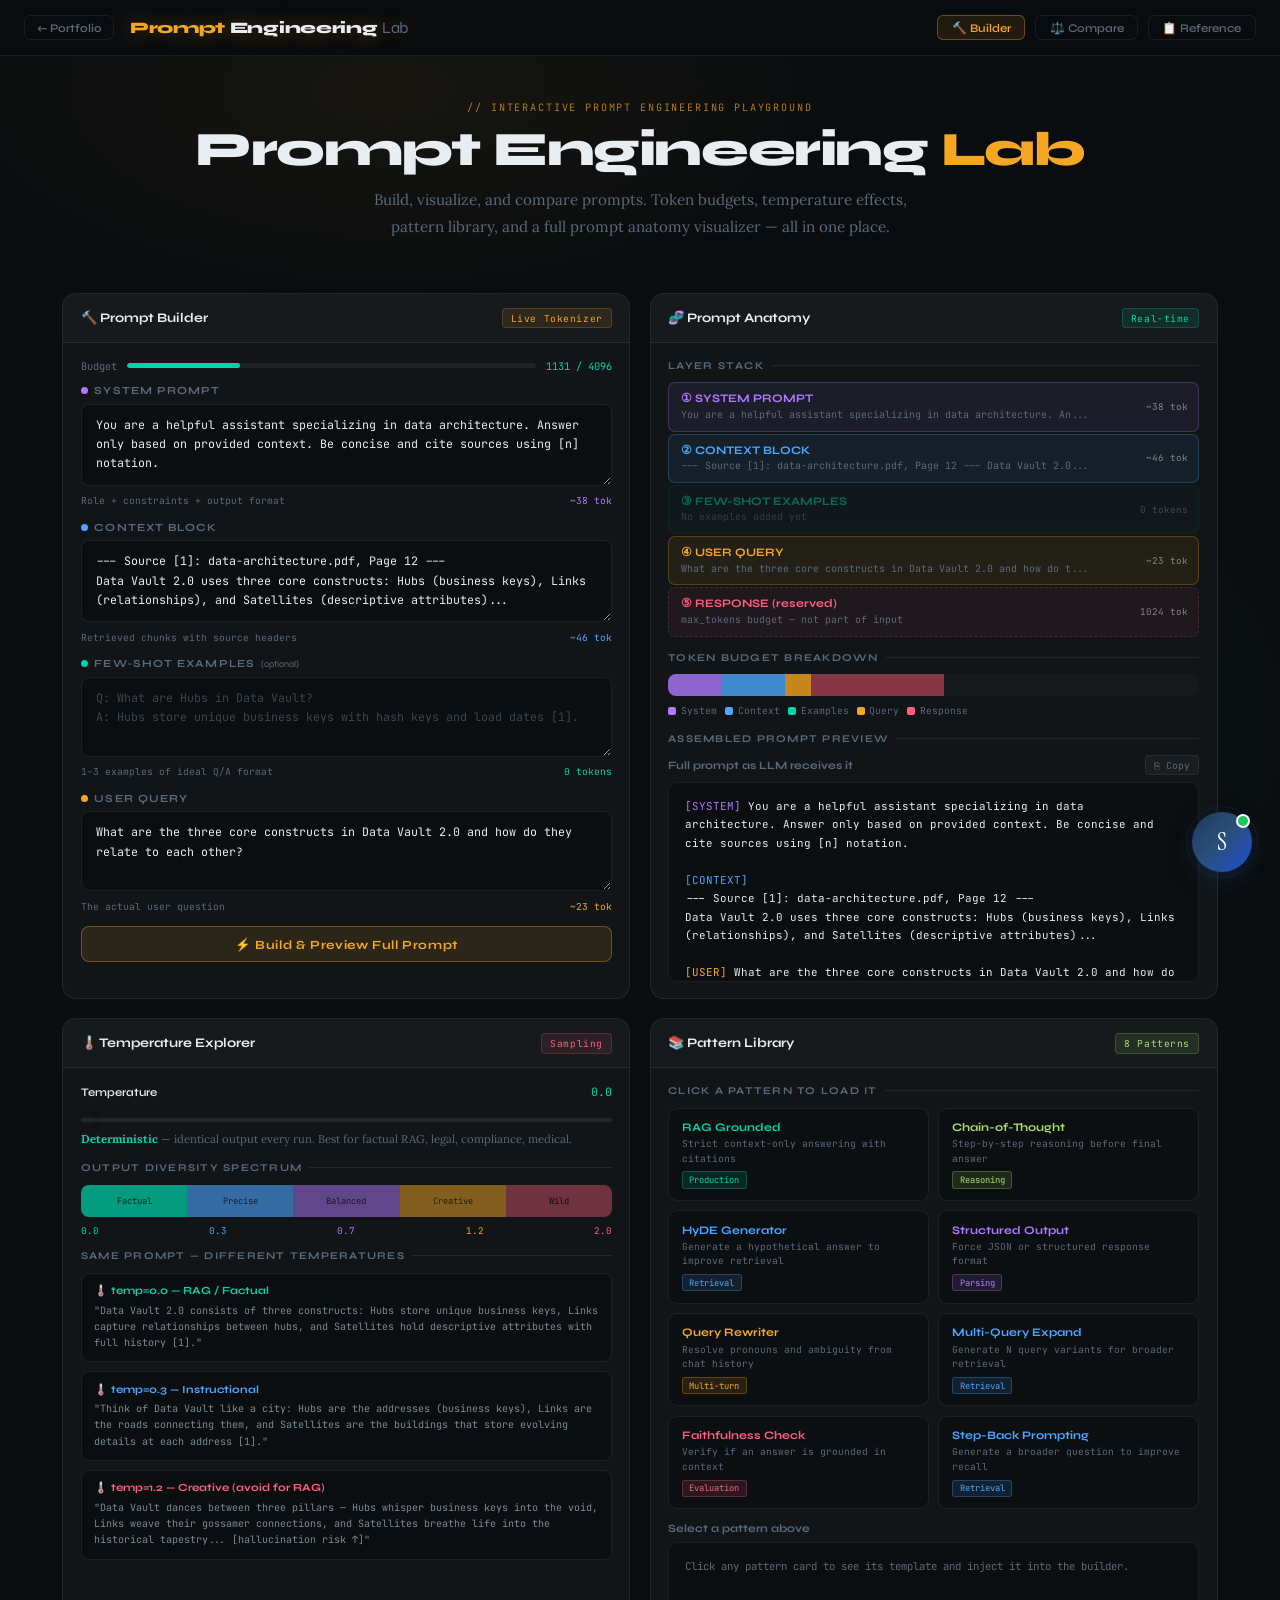
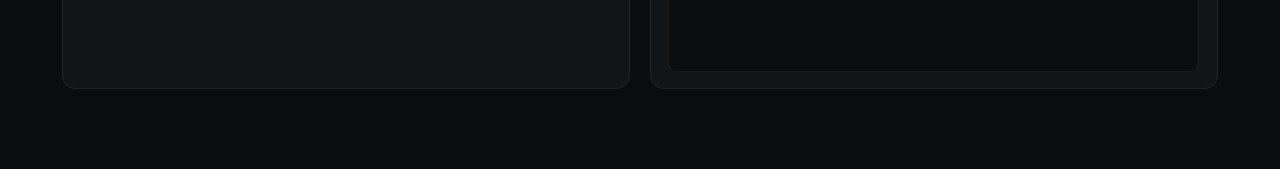
<file: prompt-lab.html>
<!DOCTYPE html>
<html lang="en">
<head>
<meta charset="UTF-8">
<meta name="viewport" content="width=device-width, initial-scale=1.0">
<title>Prompt Engineering Lab — Interactive Guide</title>
<link href="https://fonts.googleapis.com/css2?family=Syne:wght@400;600;700;800&family=JetBrains+Mono:wght@300;400;500&family=Lora:ital,wght@0,400;0,500;1,400&display=swap" rel="stylesheet">
<style>
:root{
  --bg:#0a0d0f;--bg2:#111518;--bg3:#181d22;--bg4:#1e252c;
  --amber:#f5a623;--teal:#00d4aa;--rose:#ff5e7e;--sky:#4da6ff;
  --lime:#a8e063;--violet:#b07aff;--white:#e8edf2;
  --muted:#5a6a78;--border:rgba(255,255,255,0.07);--border2:rgba(255,255,255,0.12);
}
*,*::before,*::after{box-sizing:border-box;margin:0;padding:0}
html{scroll-behavior:smooth}
body{background:var(--bg);color:var(--white);font-family:'Lora',serif;min-height:100vh;overflow-x:hidden}
body::before{content:'';position:fixed;inset:0;background:radial-gradient(ellipse 60% 40% at 30% 10%,rgba(245,166,35,0.06) 0%,transparent 60%),radial-gradient(ellipse 40% 50% at 80% 80%,rgba(0,212,170,0.05) 0%,transparent 60%);pointer-events:none;z-index:0}

/* TOPBAR */
#topbar{position:sticky;top:0;z-index:100;background:rgba(10,13,15,0.96);backdrop-filter:blur(18px);border-bottom:1px solid var(--border);display:flex;align-items:center;gap:1rem;padding:0 1.5rem;height:56px;}
.backbtn{display:flex;align-items:center;font-family:'Syne',sans-serif;font-size:0.73rem;font-weight:600;color:var(--muted);text-decoration:none;padding:0.26rem 0.72rem;border:1px solid var(--border);border-radius:6px;transition:all 0.18s;white-space:nowrap;flex-shrink:0;}
.backbtn:hover{color:var(--amber);border-color:rgba(245,166,35,0.4);background:rgba(245,166,35,0.06);text-decoration:none;}
.logo{font-family:'Syne',sans-serif;font-weight:800;font-size:1rem;letter-spacing:-0.02em;white-space:nowrap;text-shadow:0 0 20px rgba(245,166,35,0.4);}
.logo em{font-style:normal;color:var(--amber)}
.logo span{color:var(--muted);font-weight:400}
.topbar-right{margin-left:auto;display:flex;align-items:center;gap:0.6rem}
.tab-btn{padding:0.28rem 0.85rem;background:transparent;border:1px solid var(--border);border-radius:6px;font-family:'Syne',sans-serif;font-size:0.73rem;font-weight:600;color:var(--muted);cursor:pointer;transition:all 0.18s;}
.tab-btn.active{background:rgba(245,166,35,0.1);border-color:rgba(245,166,35,0.35);color:var(--amber);}

/* HERO */
#hero{position:relative;z-index:1;text-align:center;padding:2.8rem 1.5rem 1.8rem}
.hbadge{font-family:'JetBrains Mono',monospace;font-size:0.64rem;letter-spacing:0.18em;color:var(--amber);opacity:0.7;text-transform:uppercase;margin-bottom:0.7rem}
#hero h1{font-family:'Syne',sans-serif;font-weight:800;font-size:clamp(1.7rem,3.8vw,3rem);line-height:1.06;letter-spacing:-0.03em;margin-bottom:0.7rem}
#hero h1 em{font-style:normal;color:var(--amber)}
#hero p{font-size:0.95rem;color:var(--muted);max-width:540px;margin:0 auto;line-height:1.75}

/* MAIN LAYOUT */
#app{position:relative;z-index:1;max-width:1200px;margin:0 auto;padding:1.5rem 1.4rem 5rem;display:grid;grid-template-columns:1fr 1fr;gap:1.2rem}
@media(max-width:900px){#app{grid-template-columns:1fr}}

/* PANEL */
.panel{background:var(--bg2);border:1px solid var(--border);border-radius:14px;overflow:hidden}
.panel-hdr{display:flex;align-items:center;justify-content:space-between;padding:0.85rem 1.1rem;border-bottom:1px solid var(--border);background:rgba(255,255,255,0.02)}
.panel-title{font-family:'Syne',sans-serif;font-weight:700;font-size:0.82rem;color:var(--white)}
.panel-badge{font-family:'JetBrains Mono',monospace;font-size:0.6rem;padding:0.18rem 0.5rem;border-radius:4px;letter-spacing:0.06em}
.panel-body{padding:1rem 1.1rem}

/* TOKEN COUNTER */
.tok-bar{display:flex;align-items:center;gap:0.6rem;margin-bottom:0.7rem}
.tok-label{font-family:'JetBrains Mono',monospace;font-size:0.65rem;color:var(--muted);flex-shrink:0}
.tok-track{flex:1;height:5px;background:rgba(255,255,255,0.06);border-radius:999px;overflow:hidden}
.tok-fill{height:100%;border-radius:999px;transition:width 0.3s ease}
.tok-num{font-family:'JetBrains Mono',monospace;font-size:0.65rem;min-width:45px;text-align:right}

/* TEXTAREA */
.prompt-textarea{width:100%;background:rgba(0,0,0,0.3);border:1px solid var(--border);border-radius:8px;padding:0.7rem 0.85rem;font-family:'JetBrains Mono',monospace;font-size:0.73rem;line-height:1.65;color:var(--white);resize:vertical;outline:none;transition:border-color 0.18s;min-height:80px}
.prompt-textarea:focus{border-color:rgba(245,166,35,0.4)}
.prompt-textarea::placeholder{color:var(--muted);opacity:0.6}
.field-label{font-family:'Syne',sans-serif;font-weight:700;font-size:0.68rem;letter-spacing:0.1em;text-transform:uppercase;color:var(--muted);margin-bottom:0.4rem;display:flex;align-items:center;gap:0.4rem}
.field-label .dot{width:7px;height:7px;border-radius:50%;flex-shrink:0}
.field-gap{margin-bottom:0.85rem}

/* LAYER STACK */
.layer-stack{display:flex;flex-direction:column;gap:2px;margin-bottom:0.9rem}
.layer{border-radius:7px;padding:0.5rem 0.75rem;border:1px solid transparent;cursor:pointer;transition:all 0.18s;position:relative;overflow:hidden}
.layer::before{content:'';position:absolute;left:0;top:0;bottom:0;width:3px;border-radius:3px 0 0 3px}
.layer-name{font-family:'Syne',sans-serif;font-weight:700;font-size:0.72rem;margin-bottom:0.15rem}
.layer-preview{font-family:'JetBrains Mono',monospace;font-size:0.62rem;color:var(--muted);line-height:1.5;white-space:nowrap;overflow:hidden;text-overflow:ellipsis}
.layer-tokens{font-family:'JetBrains Mono',monospace;font-size:0.58rem;position:absolute;right:0.6rem;top:50%;transform:translateY(-50%);opacity:0.5}

/* SLIDER */
.slider-group{margin-bottom:0.85rem}
.slider-top{display:flex;justify-content:space-between;align-items:center;margin-bottom:0.4rem}
.slider-name{font-family:'Syne',sans-serif;font-weight:600;font-size:0.72rem;color:var(--white)}
.slider-val{font-family:'JetBrains Mono',monospace;font-size:0.72rem}
input[type=range]{width:100%;-webkit-appearance:none;height:4px;border-radius:2px;background:rgba(255,255,255,0.08);outline:none;cursor:pointer}
input[type=range]::-webkit-slider-thumb{-webkit-appearance:none;width:14px;height:14px;border-radius:50%;cursor:pointer;box-shadow:0 0 6px rgba(0,0,0,0.4)}
.slider-desc{font-size:0.71rem;color:var(--muted);margin-top:0.3rem;line-height:1.5}

/* PATTERN CARDS */
.pattern-grid{display:grid;grid-template-columns:1fr 1fr;gap:0.6rem}
.pat-card{background:rgba(0,0,0,0.25);border:1px solid var(--border);border-radius:9px;padding:0.7rem 0.8rem;cursor:pointer;transition:all 0.2s;position:relative;overflow:hidden}
.pat-card::before{content:'';position:absolute;inset:0;opacity:0;transition:opacity 0.2s;border-radius:8px}
.pat-card:hover::before{opacity:1}
.pat-card.active{border-color:rgba(245,166,35,0.4);background:rgba(245,166,35,0.06)}
.pat-name{font-family:'Syne',sans-serif;font-weight:700;font-size:0.72rem;margin-bottom:0.2rem}
.pat-desc{font-family:'JetBrains Mono',monospace;font-size:0.6rem;color:var(--muted);line-height:1.5}
.pat-badge{font-family:'JetBrains Mono',monospace;font-size:0.55rem;padding:0.1rem 0.4rem;border-radius:3px;margin-top:0.35rem;display:inline-block}

/* OUTPUT PANEL */
.output-box{background:rgba(0,0,0,0.35);border:1px solid var(--border);border-radius:9px;padding:0.85rem 1rem;font-family:'JetBrains Mono',monospace;font-size:0.72rem;line-height:1.7;color:var(--white);min-height:110px;position:relative;overflow:hidden}
.output-box .cursor{display:inline-block;width:2px;height:14px;background:var(--amber);vertical-align:text-bottom;animation:blink 1s step-end infinite;margin-left:1px}
@keyframes blink{0%,100%{opacity:1}50%{opacity:0}}
.output-label{display:flex;align-items:center;justify-content:space-between;margin-bottom:0.45rem}
.output-title{font-family:'Syne',sans-serif;font-weight:700;font-size:0.7rem;color:var(--muted)}
.copy-btn{font-family:'JetBrains Mono',monospace;font-size:0.6rem;padding:0.15rem 0.5rem;background:rgba(255,255,255,0.04);border:1px solid var(--border);border-radius:4px;color:var(--muted);cursor:pointer;transition:all 0.15s}
.copy-btn:hover{color:var(--amber);border-color:rgba(245,166,35,0.3)}

/* COMPARE */
.compare-row{display:grid;grid-template-columns:1fr 1fr;gap:0.6rem;margin-bottom:0.7rem}
.cmp-box{background:rgba(0,0,0,0.3);border:1px solid var(--border);border-radius:8px;padding:0.65rem 0.75rem}
.cmp-title{font-family:'Syne',sans-serif;font-weight:700;font-size:0.68rem;margin-bottom:0.35rem}
.cmp-body{font-family:'JetBrains Mono',monospace;font-size:0.63rem;color:#7a8a95;line-height:1.6}
.cmp-score{display:flex;align-items:center;gap:0.5rem;margin-top:0.45rem}
.cmp-score-label{font-family:'JetBrains Mono',monospace;font-size:0.6rem;color:var(--muted);flex-shrink:0;width:70px}
.cmp-score-track{flex:1;height:6px;background:rgba(255,255,255,0.06);border-radius:999px;overflow:hidden}
.cmp-score-fill{height:100%;border-radius:999px}
.cmp-score-val{font-family:'JetBrains Mono',monospace;font-size:0.6rem;min-width:28px;text-align:right}

/* CHEATSHEET */
.cheat-grid{display:grid;grid-template-columns:1fr 1fr;gap:0.55rem}
.cheat-card{background:rgba(0,0,0,0.22);border:1px solid var(--border);border-radius:8px;padding:0.6rem 0.75rem}
.cheat-title{font-family:'Syne',sans-serif;font-weight:700;font-size:0.68rem;margin-bottom:0.3rem}
.cheat-rule{font-size:0.7rem;color:var(--muted);line-height:1.6;display:flex;gap:0.4rem;align-items:flex-start;margin-bottom:0.22rem}
.cheat-rule::before{content:'→';color:var(--amber);opacity:0.6;flex-shrink:0;font-family:'JetBrains Mono',monospace;font-size:0.65rem}

/* METRICS ROW */
.metrics-row{display:grid;grid-template-columns:repeat(4,1fr);gap:0.55rem;margin-bottom:0.85rem}
.metric-box{background:rgba(0,0,0,0.25);border:1px solid var(--border);border-radius:8px;padding:0.6rem 0.7rem;text-align:center}
.metric-val{font-family:'Syne',sans-serif;font-weight:800;font-size:1.4rem;line-height:1}
.metric-lbl{font-family:'JetBrains Mono',monospace;font-size:0.58rem;color:var(--muted);margin-top:0.2rem;letter-spacing:0.06em}

/* FULL WIDTH */
.full-width{grid-column:1/-1}

/* DIVIDER */
.shdr{font-family:'Syne',sans-serif;font-weight:700;font-size:0.65rem;letter-spacing:0.12em;text-transform:uppercase;color:var(--muted);display:flex;align-items:center;gap:0.45rem;margin-bottom:0.65rem}
.shdr::after{content:'';flex:1;height:1px;background:var(--border)}

/* SCROLLBAR */
::-webkit-scrollbar{width:4px;height:4px}
::-webkit-scrollbar-track{background:transparent}
::-webkit-scrollbar-thumb{background:rgba(255,255,255,0.08);border-radius:999px}

/* TABS */
.section-tabs{display:flex;gap:0;background:var(--bg3);border:1px solid var(--border);border-radius:8px;overflow:hidden;margin-bottom:1rem}
.stab{padding:0.35rem 0.9rem;font-family:'Syne',sans-serif;font-size:0.72rem;font-weight:600;color:var(--muted);cursor:pointer;border:none;background:transparent;transition:all 0.18s;white-space:nowrap}
.stab.on{background:rgba(245,166,35,0.1);color:var(--amber)}

.section-view{display:none}
.section-view.on{display:contents}

/* HIGHLIGHT SPANS */
.hl-sys{color:var(--violet)} .hl-ctx{color:var(--sky)} .hl-ex{color:var(--teal)} .hl-q{color:var(--amber)} .hl-r{color:var(--rose)}
.hl-kw{color:var(--amber);font-weight:500} .hl-str{color:var(--teal)} .hl-cm{color:var(--muted);font-style:italic}

/* TEMPERATURE SPECTRUM */
.temp-spectrum{display:flex;border-radius:8px;overflow:hidden;height:32px;margin-bottom:0.5rem}
.ts-seg{flex:1;display:flex;align-items:center;justify-content:center;font-family:'JetBrains Mono',monospace;font-size:0.58rem;transition:flex 0.4s ease}
</style>
</head>
<body>

<div id="topbar">
  <a href="index.html" class="backbtn">← Portfolio</a>
  <div class="logo"><em>Prompt</em> Engineering <span>Lab</span></div>
  <div class="topbar-right">
    <button class="tab-btn active" onclick="showSection('builder')">🔨 Builder</button>
    <button class="tab-btn" onclick="showSection('compare')">⚖️ Compare</button>
    <button class="tab-btn" onclick="showSection('cheatsheet')">📋 Reference</button>
  </div>
</div>

<div id="hero">
  <div class="hbadge">// interactive prompt engineering playground</div>
  <h1>Prompt Engineering <em>Lab</em></h1>
  <p>Build, visualize, and compare prompts. Token budgets, temperature effects, pattern library, and a full prompt anatomy visualizer — all in one place.</p>
</div>

<div id="app">

  <!-- ═══ BUILDER SECTION ═══ -->
  <div class="section-view on" id="sec-builder">

  <!-- LEFT: PROMPT BUILDER -->
  <div class="panel">
    <div class="panel-hdr">
      <div class="panel-title">🔨 Prompt Builder</div>
      <span class="panel-badge" style="background:rgba(245,166,35,0.1);color:var(--amber);border:1px solid rgba(245,166,35,0.2)">Live Tokenizer</span>
    </div>
    <div class="panel-body">

      <!-- Token Budget Bar -->
      <div class="tok-bar">
        <span class="tok-label">Budget</span>
        <div class="tok-track"><div class="tok-fill" id="budget-fill" style="width:0%;background:var(--teal)"></div></div>
        <span class="tok-num" id="budget-num" style="color:var(--teal)">0 / 4096</span>
      </div>

      <!-- System Prompt -->
      <div class="field-gap">
        <div class="field-label"><span class="dot" style="background:var(--violet)"></span>System Prompt</div>
        <textarea class="prompt-textarea" id="sys-input" rows="3" placeholder="You are a helpful assistant specializing in data architecture. Answer only based on provided context. Be concise and cite sources using [n] notation.">You are a helpful assistant specializing in data architecture. Answer only based on provided context. Be concise and cite sources using [n] notation.</textarea>
        <div style="display:flex;justify-content:space-between;margin-top:0.28rem">
          <span style="font-family:'JetBrains Mono',monospace;font-size:0.6rem;color:var(--muted)">Role + constraints + output format</span>
          <span style="font-family:'JetBrains Mono',monospace;font-size:0.6rem;color:var(--violet)" id="sys-tok">~32 tokens</span>
        </div>
      </div>

      <!-- Context Block -->
      <div class="field-gap">
        <div class="field-label"><span class="dot" style="background:var(--sky)"></span>Context Block</div>
        <textarea class="prompt-textarea" id="ctx-input" rows="3" placeholder="--- Source [1]: data-architecture.pdf, Page 12 ---&#10;Data Vault 2.0 uses three core constructs: Hubs (business keys), Links (relationships), and Satellites (descriptive attributes)...">--- Source [1]: data-architecture.pdf, Page 12 ---
Data Vault 2.0 uses three core constructs: Hubs (business keys), Links (relationships), and Satellites (descriptive attributes)...</textarea>
        <div style="display:flex;justify-content:space-between;margin-top:0.28rem">
          <span style="font-family:'JetBrains Mono',monospace;font-size:0.6rem;color:var(--muted)">Retrieved chunks with source headers</span>
          <span style="font-family:'JetBrains Mono',monospace;font-size:0.6rem;color:var(--sky)" id="ctx-tok">~38 tokens</span>
        </div>
      </div>

      <!-- Few-shot -->
      <div class="field-gap">
        <div class="field-label"><span class="dot" style="background:var(--teal)"></span>Few-Shot Examples <span style="font-size:0.58rem;color:var(--muted);text-transform:none;letter-spacing:0;font-weight:400">(optional)</span></div>
        <textarea class="prompt-textarea" id="ex-input" rows="2" placeholder="Q: What are Hubs in Data Vault?&#10;A: Hubs store unique business keys with hash keys and load dates [1]."></textarea>
        <div style="display:flex;justify-content:space-between;margin-top:0.28rem">
          <span style="font-family:'JetBrains Mono',monospace;font-size:0.6rem;color:var(--muted)">1–3 examples of ideal Q/A format</span>
          <span style="font-family:'JetBrains Mono',monospace;font-size:0.6rem;color:var(--teal)" id="ex-tok">0 tokens</span>
        </div>
      </div>

      <!-- User Query -->
      <div class="field-gap">
        <div class="field-label"><span class="dot" style="background:var(--amber)"></span>User Query</div>
        <textarea class="prompt-textarea" id="q-input" rows="2" placeholder="What are the three core constructs in Data Vault 2.0 and how do they relate to each other?">What are the three core constructs in Data Vault 2.0 and how do they relate to each other?</textarea>
        <div style="display:flex;justify-content:space-between;margin-top:0.28rem">
          <span style="font-family:'JetBrains Mono',monospace;font-size:0.6rem;color:var(--muted)">The actual user question</span>
          <span style="font-family:'JetBrains Mono',monospace;font-size:0.6rem;color:var(--amber)" id="q-tok">~18 tokens</span>
        </div>
      </div>

      <button onclick="buildPrompt()" style="width:100%;padding:0.6rem;background:rgba(245,166,35,0.12);border:1px solid rgba(245,166,35,0.35);border-radius:8px;font-family:'Syne',sans-serif;font-weight:700;font-size:0.78rem;color:var(--amber);cursor:pointer;transition:all 0.18s;letter-spacing:0.05em" onmouseover="this.style.background='rgba(245,166,35,0.2)'" onmouseout="this.style.background='rgba(245,166,35,0.12)'">
        ⚡ Build &amp; Preview Full Prompt
      </button>

    </div>
  </div>

  <!-- RIGHT: ANATOMY VISUALIZER -->
  <div class="panel">
    <div class="panel-hdr">
      <div class="panel-title">🧬 Prompt Anatomy</div>
      <span class="panel-badge" style="background:rgba(0,212,170,0.1);color:var(--teal);border:1px solid rgba(0,212,170,0.2)">Real-time</span>
    </div>
    <div class="panel-body">

      <!-- Live layer stack -->
      <div class="shdr">Layer Stack</div>
      <div class="layer-stack" id="layer-stack">
        <div class="layer" id="layer-sys" style="background:rgba(176,122,255,0.08);border-color:rgba(176,122,255,0.25)" onclick="focusLayer('sys')">
          <div class="layer-name" style="color:var(--violet)">① SYSTEM PROMPT</div>
          <div class="layer-preview" id="lp-sys">Role definition + grounding constraints + citation format</div>
          <div class="layer-tokens" id="lt-sys">~32 tok</div>
        </div>
        <div class="layer" id="layer-ctx" style="background:rgba(77,166,255,0.08);border-color:rgba(77,166,255,0.25)" onclick="focusLayer('ctx')">
          <div class="layer-name" style="color:var(--sky)">② CONTEXT BLOCK</div>
          <div class="layer-preview" id="lp-ctx">Retrieved chunks with source headers and page numbers</div>
          <div class="layer-tokens" id="lt-ctx">~38 tok</div>
        </div>
        <div class="layer" id="layer-ex" style="background:rgba(0,212,170,0.05);border-color:rgba(0,212,170,0.15);opacity:0.5" onclick="focusLayer('ex')">
          <div class="layer-name" style="color:var(--teal)">③ FEW-SHOT EXAMPLES</div>
          <div class="layer-preview" id="lp-ex">No examples added yet — optional but improves format consistency</div>
          <div class="layer-tokens" id="lt-ex">0 tok</div>
        </div>
        <div class="layer" id="layer-q" style="background:rgba(245,166,35,0.08);border-color:rgba(245,166,35,0.25)" onclick="focusLayer('q')">
          <div class="layer-name" style="color:var(--amber)">④ USER QUERY</div>
          <div class="layer-preview" id="lp-q">What are the three core constructs in Data Vault 2.0...</div>
          <div class="layer-tokens" id="lt-q">~18 tok</div>
        </div>
        <div class="layer" style="background:rgba(255,94,126,0.06);border-color:rgba(255,94,126,0.2);border-style:dashed">
          <div class="layer-name" style="color:var(--rose)">⑤ RESPONSE (reserved)</div>
          <div class="layer-preview">max_tokens budget — not part of input</div>
          <div class="layer-tokens" id="lt-res">1024 tok</div>
        </div>
      </div>

      <!-- Visual token budget -->
      <div class="shdr">Token Budget Breakdown</div>
      <div style="background:rgba(0,0,0,0.3);border-radius:8px;overflow:hidden;height:22px;display:flex;margin-bottom:0.5rem" id="budget-bar-viz">
        <div style="width:10%;background:var(--violet);opacity:0.8" title="System"></div>
        <div style="width:12%;background:var(--sky);opacity:0.8" title="Context"></div>
        <div style="width:0%;background:var(--teal);opacity:0.8" id="bv-ex" title="Examples"></div>
        <div style="width:5%;background:var(--amber);opacity:0.8" title="Query"></div>
        <div style="width:25%;background:var(--rose);opacity:0.5" title="Response"></div>
        <div style="flex:1;background:rgba(255,255,255,0.04)" title="Available"></div>
      </div>
      <div style="display:flex;flex-wrap:wrap;gap:0.5rem;margin-bottom:0.9rem">
        <span style="font-family:'JetBrains Mono',monospace;font-size:0.6rem;display:flex;align-items:center;gap:0.3rem"><span style="width:8px;height:8px;border-radius:2px;background:var(--violet);display:inline-block"></span><span style="color:var(--muted)">System</span></span>
        <span style="font-family:'JetBrains Mono',monospace;font-size:0.6rem;display:flex;align-items:center;gap:0.3rem"><span style="width:8px;height:8px;border-radius:2px;background:var(--sky);display:inline-block"></span><span style="color:var(--muted)">Context</span></span>
        <span style="font-family:'JetBrains Mono',monospace;font-size:0.6rem;display:flex;align-items:center;gap:0.3rem"><span style="width:8px;height:8px;border-radius:2px;background:var(--teal);display:inline-block"></span><span style="color:var(--muted)">Examples</span></span>
        <span style="font-family:'JetBrains Mono',monospace;font-size:0.6rem;display:flex;align-items:center;gap:0.3rem"><span style="width:8px;height:8px;border-radius:2px;background:var(--amber);display:inline-block"></span><span style="color:var(--muted)">Query</span></span>
        <span style="font-family:'JetBrains Mono',monospace;font-size:0.6rem;display:flex;align-items:center;gap:0.3rem"><span style="width:8px;height:8px;border-radius:2px;background:var(--rose);display:inline-block"></span><span style="color:var(--muted)">Response</span></span>
      </div>

      <!-- Preview output -->
      <div class="shdr">Assembled Prompt Preview</div>
      <div class="output-label">
        <span class="output-title">Full prompt as LLM receives it</span>
        <button class="copy-btn" onclick="copyPrompt()">⎘ Copy</button>
      </div>
      <div class="output-box" id="prompt-preview" style="max-height:200px;overflow-y:auto;font-size:0.68rem">
        <span class="hl-sys">[SYSTEM]</span> You are a helpful assistant specializing in data architecture. Answer only based on provided context. Be concise and cite sources using [n] notation.<br><br>
        <span class="hl-ctx">[CONTEXT]</span><br>--- Source [1]: data-architecture.pdf, Page 12 ---<br>Data Vault 2.0 uses three core constructs...<br><br>
        <span class="hl-q">[USER]</span> What are the three core constructs in Data Vault 2.0 and how do they relate to each other?
        <span class="cursor"></span>
      </div>

    </div>
  </div>

  <!-- TEMPERATURE PANEL -->
  <div class="panel">
    <div class="panel-hdr">
      <div class="panel-title">🌡️ Temperature Explorer</div>
      <span class="panel-badge" style="background:rgba(255,94,126,0.1);color:var(--rose);border:1px solid rgba(255,94,126,0.2)">Sampling</span>
    </div>
    <div class="panel-body">
      <div class="slider-group">
        <div class="slider-top">
          <span class="slider-name">Temperature</span>
          <span class="slider-val" id="temp-val" style="color:var(--teal)">0.0</span>
        </div>
        <input type="range" min="0" max="200" value="0" id="temp-slider" oninput="updateTemp()" style="accent-color:var(--teal)">
        <div class="slider-desc" id="temp-desc">
          <strong style="color:var(--teal)">Deterministic</strong> — identical output every run. Best for factual RAG, legal, compliance, medical.
        </div>
      </div>

      <!-- Spectrum bar -->
      <div class="shdr">Output Diversity Spectrum</div>
      <div class="temp-spectrum" id="temp-spectrum">
        <div class="ts-seg" style="background:rgba(0,212,170,0.7);font-size:0.55rem;color:rgba(0,0,0,0.7)">Factual</div>
        <div class="ts-seg" style="background:rgba(77,166,255,0.6);font-size:0.55rem;color:rgba(0,0,0,0.7)">Precise</div>
        <div class="ts-seg" style="background:rgba(176,122,255,0.5);font-size:0.55rem;color:rgba(0,0,0,0.7)">Balanced</div>
        <div class="ts-seg" style="background:rgba(245,166,35,0.5);font-size:0.55rem;color:rgba(0,0,0,0.7)">Creative</div>
        <div class="ts-seg" style="background:rgba(255,94,126,0.4);font-size:0.55rem;color:rgba(0,0,0,0.8)">Wild</div>
      </div>
      <div style="display:flex;justify-content:space-between;margin-top:0.25rem;margin-bottom:0.8rem">
        <span style="font-family:'JetBrains Mono',monospace;font-size:0.58rem;color:var(--teal)">0.0</span>
        <span style="font-family:'JetBrains Mono',monospace;font-size:0.58rem;color:var(--sky)">0.3</span>
        <span style="font-family:'JetBrains Mono',monospace;font-size:0.58rem;color:var(--violet)">0.7</span>
        <span style="font-family:'JetBrains Mono',monospace;font-size:0.58rem;color:var(--amber)">1.2</span>
        <span style="font-family:'JetBrains Mono',monospace;font-size:0.58rem;color:var(--rose)">2.0</span>
      </div>

      <!-- Same prompt, different temps -->
      <div class="shdr">Same Prompt — Different Temperatures</div>
      <div id="temp-examples">
        <div class="cmp-box" style="margin-bottom:0.55rem">
          <div class="cmp-title" style="color:var(--teal)">🌡️ temp=0.0 — RAG / Factual</div>
          <div class="cmp-body">"Data Vault 2.0 consists of three constructs: Hubs store unique business keys, Links capture relationships between hubs, and Satellites hold descriptive attributes with full history [1]."</div>
        </div>
        <div class="cmp-box" style="margin-bottom:0.55rem">
          <div class="cmp-title" style="color:var(--sky)">🌡️ temp=0.3 — Instructional</div>
          <div class="cmp-body">"Think of Data Vault like a city: Hubs are the addresses (business keys), Links are the roads connecting them, and Satellites are the buildings that store evolving details at each address [1]."</div>
        </div>
        <div class="cmp-box">
          <div class="cmp-title" style="color:var(--rose)">🌡️ temp=1.2 — Creative (avoid for RAG)</div>
          <div class="cmp-body">"Data Vault dances between three pillars — Hubs whisper business keys into the void, Links weave their gossamer connections, and Satellites breathe life into the historical tapestry... [hallucination risk ↑]"</div>
        </div>
      </div>

    </div>
  </div>

  <!-- PATTERN LIBRARY -->
  <div class="panel">
    <div class="panel-hdr">
      <div class="panel-title">📚 Pattern Library</div>
      <span class="panel-badge" style="background:rgba(168,224,99,0.1);color:var(--lime);border:1px solid rgba(168,224,99,0.2)">8 Patterns</span>
    </div>
    <div class="panel-body">
      <div class="shdr">Click a pattern to load it</div>
      <div class="pattern-grid" id="pattern-grid"></div>
      <div style="margin-top:0.8rem">
        <div class="output-label">
          <span class="output-title" id="pat-preview-title">Select a pattern above</span>
        </div>
        <div class="output-box" id="pat-preview" style="min-height:130px;font-size:0.67rem;color:var(--muted)">
          Click any pattern card to see its template and inject it into the builder.
        </div>
      </div>
    </div>
  </div>

  </div><!-- end builder section -->

  <!-- ═══ COMPARE SECTION ═══ -->
  <div class="section-view" id="sec-compare">

  <div class="panel full-width">
    <div class="panel-hdr">
      <div class="panel-title">⚖️ Strategy Comparison</div>
      <span class="panel-badge" style="background:rgba(77,166,255,0.1);color:var(--sky);border:1px solid rgba(77,166,255,0.2)">Side-by-Side</span>
    </div>
    <div class="panel-body">

      <div class="shdr">Quality vs Complexity Trade-off</div>
      <div id="compare-bars"></div>

      <div class="shdr" style="margin-top:1.1rem">Strategy Deep-Dive</div>
      <div id="compare-cards" style="display:grid;grid-template-columns:repeat(3,1fr);gap:0.7rem"></div>

    </div>
  </div>

  <div class="panel full-width">
    <div class="panel-hdr">
      <div class="panel-title">🔬 Grounding Strength Spectrum</div>
    </div>
    <div class="panel-body">
      <div class="shdr">How strictly the LLM sticks to retrieved context</div>
      <div id="grounding-spectrum"></div>
      <div class="shdr" style="margin-top:0.9rem">Real System Prompt Examples</div>
      <div id="grounding-examples"></div>
    </div>
  </div>

  </div><!-- end compare section -->

  <!-- ═══ CHEATSHEET SECTION ═══ -->
  <div class="section-view" id="sec-cheatsheet">

  <div class="panel full-width">
    <div class="panel-hdr">
      <div class="panel-title">📋 Prompt Engineering Reference</div>
    </div>
    <div class="panel-body">
      <div class="metrics-row">
        <div class="metric-box"><div class="metric-val" style="color:var(--teal)">0.0</div><div class="metric-lbl">RAG Temp</div></div>
        <div class="metric-box"><div class="metric-val" style="color:var(--sky)">500</div><div class="metric-lbl">Max Sys Tokens</div></div>
        <div class="metric-box"><div class="metric-val" style="color:var(--amber)">3</div><div class="metric-lbl">Few-Shot Min</div></div>
        <div class="metric-box"><div class="metric-val" style="color:var(--violet)">XML</div><div class="metric-lbl">Best Tags</div></div>
      </div>
      <div class="cheat-grid" id="cheat-grid"></div>
    </div>
  </div>

  <div class="panel full-width">
    <div class="panel-hdr">
      <div class="panel-title">🚨 Common Mistakes & Fixes</div>
    </div>
    <div class="panel-body">
      <div id="mistakes-grid" style="display:grid;grid-template-columns:1fr 1fr;gap:0.6rem"></div>
    </div>
  </div>

  </div><!-- end cheatsheet section -->

</div><!-- end #app -->

<script>
// ════════════════════════════════════════════════
// DATA
// ════════════════════════════════════════════════

var PATTERNS = [
  {
    name:"RAG Grounded",
    desc:"Strict context-only answering with citations",
    badge:"Production",
    badgeColor:"#00d4aa",
    color:"#00d4aa",
    system:"You are a precise assistant. Answer ONLY using the provided context. Do not use external knowledge.\nIf the answer is not in the context, say: \"I don't have information about this.\"\nCite every claim using [n] notation.",
    ctx:"--- Source [1]: {document_title}, Page {page} ---\n{retrieved_chunk_text}",
    examples:"",
    query:"Based ONLY on the context above, answer:\n{user_question}"
  },
  {
    name:"Chain-of-Thought",
    desc:"Step-by-step reasoning before final answer",
    badge:"Reasoning",
    badgeColor:"#a8e063",
    color:"#a8e063",
    system:"You are a careful reasoning assistant. Always think step by step before answering.",
    ctx:"",
    examples:"Q: Is 17 a prime number?\nThinking: 17 is only divisible by 1 and itself. No factors between 2-16 divide it evenly.\nA: Yes, 17 is prime.",
    query:"Think step by step, then answer:\n{user_question}"
  },
  {
    name:"HyDE Generator",
    desc:"Generate a hypothetical answer to improve retrieval",
    badge:"Retrieval",
    badgeColor:"#4da6ff",
    color:"#4da6ff",
    system:"Write a short, factual paragraph that would answer the following question. Be specific and technical. This will be used for semantic search, not shown to users.",
    ctx:"",
    examples:"",
    query:"Question: {user_question}\n\nWrite a hypothetical answer paragraph:"
  },
  {
    name:"Structured Output",
    desc:"Force JSON or structured response format",
    badge:"Parsing",
    badgeColor:"#b07aff",
    color:"#b07aff",
    system:"You are a data extraction assistant. Always respond with valid JSON only. No markdown, no explanation, no preamble. If you cannot extract a field, use null.",
    ctx:"",
    examples:"Input: \"Revenue grew 18% in Q3 2023 to $4.2B\"\nOutput: {\"metric\": \"revenue\", \"growth_pct\": 18, \"period\": \"Q3 2023\", \"value_usd_B\": 4.2}",
    query:"Extract structured data from:\n{user_input}\n\nRespond with JSON only:"
  },
  {
    name:"Query Rewriter",
    desc:"Resolve pronouns and ambiguity from chat history",
    badge:"Multi-turn",
    badgeColor:"#f5a623",
    color:"#f5a623",
    system:"Rewrite the user's last message as a complete, self-contained question that resolves all pronouns and references to prior conversation. Output ONLY the rewritten question. Do not answer it.",
    ctx:"Conversation history:\n{last_5_turns}",
    examples:"History: [user: Tell me about Product X] [assistant: Product X is...]\nLast message: \"What about its pricing?\"\nRewritten: \"What is the pricing of Product X?\"",
    query:"Last message to rewrite:\n\"{last_user_message}\""
  },
  {
    name:"Multi-Query Expand",
    desc:"Generate N query variants for broader retrieval",
    badge:"Retrieval",
    badgeColor:"#4da6ff",
    color:"#4da6ff",
    system:"Generate exactly 4 different ways to ask the same question. Cover different phrasings, perspectives, and terminology. Output as a JSON array of strings only.",
    ctx:"",
    examples:"Input: \"How does indexing affect SQL performance?\"\nOutput: [\"What is the impact of database indexes on query speed?\", \"When should I add an index to a SQL table?\", \"How do B-tree indexes work in relational databases?\", \"What causes slow SQL queries and how can indexes fix them?\"]",
    query:"Generate 4 phrasings of:\n\"{user_question}\"\n\nJSON array only:"
  },
  {
    name:"Faithfulness Check",
    desc:"Verify if an answer is grounded in context",
    badge:"Evaluation",
    badgeColor:"#ff5e7e",
    color:"#ff5e7e",
    system:"You are an AI auditor. Given a context and an answer, identify every claim in the answer that is NOT explicitly supported by the context. Be precise. Output JSON: {\"faithful\": true/false, \"unsupported_claims\": [\"...\"], \"score\": 0.0-1.0}",
    ctx:"Context:\n{retrieved_context}",
    examples:"",
    query:"Answer to audit:\n\"{llm_answer}\"\n\nOutput JSON faithfulness report:"
  },
  {
    name:"Step-Back Prompting",
    desc:"Generate a broader question to improve recall",
    badge:"Retrieval",
    badgeColor:"#4da6ff",
    color:"#4da6ff",
    system:"Given a specific question, generate a more general version that captures the broader topic. This helps retrieve relevant background knowledge. Output only the broader question.",
    ctx:"",
    examples:"Specific: \"What was Anthropic's Series C funding amount in 2023?\"\nBroader: \"What is Anthropic's funding history and valuation?\"",
    query:"Generate a broader version of:\n\"{specific_question}\""
  }
];

var STRATEGIES = [
  {name:"Zero-Shot",quality:65,complexity:1,tokens:80,color:"#5a7a90",desc:"System prompt + query only. No examples, no context. Fast and cheap but lowest quality for specialized tasks."},
  {name:"Few-Shot",quality:78,complexity:2,tokens:350,color:"#4da6ff",desc:"System prompt + 3-5 examples + query. Significantly improves format consistency and domain alignment."},
  {name:"RAG (Dense)",quality:85,complexity:4,tokens:1200,color:"#a8e063",desc:"System + retrieved context + query. Grounds answers in real documents. Gold standard for knowledge Q&A."},
  {name:"RAG + Rerank",quality:91,complexity:6,tokens:1200,color:"#00d4aa",desc:"RAG with cross-encoder re-ranking of retrieved chunks. Best retrieval precision, ~200ms extra latency."},
  {name:"RAG + CoT",quality:93,complexity:7,tokens:1400,color:"#f5a623",desc:"RAG with chain-of-thought prompting. Best for multi-step reasoning questions that span multiple sources."},
  {name:"Multi-Query RAG",quality:94,complexity:8,tokens:1600,color:"#b07aff",desc:"Generate 3-5 query variants, retrieve for each, fuse results. Best recall for ambiguous or broad queries."}
];

var GROUNDING = [
  {level:"Strict",color:"#00d4aa",system:"Answer ONLY based on the provided context. Do not use external knowledge. If not found in context, say: I don't have information about this.",halluc:"~2%",recall:"high",use:"Legal, compliance, medical, financial"},
  {level:"Moderate",color:"#4da6ff",system:"Prefer the provided context. For trivial well-known facts not in context, you may use general knowledge but note it explicitly.",halluc:"~8%",recall:"high",use:"General Q&A, customer support, internal tools"},
  {level:"Loose",color:"#f5a623",system:"Use the provided context as primary source. You may supplement with your training knowledge when helpful.",halluc:"~18%",recall:"medium",use:"Research assistant, brainstorming, ideation"},
  {level:"None",color:"#ff5e7e",system:"Answer from your knowledge. Context is for reference only.",halluc:"~35%",recall:"N/A",use:"Creative writing, general chat, no factual requirements"}
];

var CHEATCARDS = [
  {title:"System Prompt Rules",color:"#a8e063",rules:["Keep under 500 tokens — context budget is precious","Always include uncertainty handling: what to say when context is empty","Always include citation format instruction","Define output format explicitly — bullet points, JSON, prose"]},
  {title:"Context Placement",color:"#4da6ff",rules:["Put context BEFORE the user query — attention is causal","Use XML tags: <context>...</context> for clear boundaries","Number your sources: Source [1], Source [2]...","Best chunks first AND last — avoid the middle (lost-in-the-middle effect)"]},
  {title:"Few-Shot Design",color:"#b07aff",rules:["Include exactly 1 example where answer is NOT in context","Include 1 example with a citation: answer text [1]","Include 1 example with multiple sources: ...fact A [1] and fact B [2]","Keep examples short — they eat context budget fast"]},
  {title:"Token Budgeting",color:"#f5a623",rules:["Reserve 500 tok system + 200 tok query + 1000 tok response","What remains is your context budget — fill it with chunks","Drop least-relevant chunks first when over budget","Never split a chunk — drop the whole chunk or keep it all"]},
  {title:"Temperature Settings",color:"#00d4aa",rules:["Factual RAG: 0.0 — deterministic, no creativity","Instructional: 0.2–0.3 — slight variation in phrasing","Customer support: 0.3 — friendly but accurate","NEVER above 0.3 for grounded RAG — hallucinations multiply"]},
  {title:"Output Formatting",color:"#ff5e7e",rules:["For JSON: add 'Respond with valid JSON only, no markdown' to system","For structured: use function calling / tools API instead","For citations: define the exact format — [1], (Source 1), or footnotes","For length: give a max word count in the system prompt"]}
];

var MISTAKES = [
  {bad:"No uncertainty instruction",fix:"LLM answers confidently even when context is empty. Add: 'If not in context, say you don't have information.'",color:"#ff5e7e"},
  {bad:"Context after the query",fix:"Attention is causal — context placed AFTER the question gets less weight. Always put context BEFORE the user query.",color:"#ff5e7e"},
  {bad:"System prompt too long",fix:"Every token in system prompt eats chunk budget. Keep system prompts under 500 tokens. Move instructions to user turn if possible.",color:"#f5a623"},
  {bad:"High temperature for RAG",fix:"Temperature > 0.3 causes creative divergence from context. The LLM starts 'enhancing' retrieved facts. Use 0.0 for factual RAG.",color:"#f5a623"},
  {bad:"No citation instruction",fix:"Without explicit instruction, LLMs rarely cite. Add 'Use [n] notation for every factual claim' to your system prompt.",color:"#a8e063"},
  {bad:"Wrong few-shot examples",fix:"Examples that don't match your actual query type mislead the model. Include examples of every case: found, not found, multi-source.",color:"#4da6ff"},
  {bad:"Ignoring token limits",fix:"Silently truncated context = silently wrong answers. Count tokens before every API call. Use tiktoken or HuggingFace tokenizer.",color:"#b07aff"},
  {bad:"Prompt not versioned",fix:"Every prompt change might degrade quality. Store prompts in git. Run eval on golden test set before each change.",color:"#b07aff"}
];

// ════════════════════════════════════════════════
// INIT
// ════════════════════════════════════════════════
function init() {
  try { buildPatternGrid(); } catch(e) {}
  try { buildCompareBars(); } catch(e) {}
  try { buildCompareCards(); } catch(e) {}
  try { buildGrounding(); } catch(e) {}
  try { buildCheatCards(); } catch(e) {}
  try { buildMistakes(); } catch(e) {}
  try { updateAll(); } catch(e) {}
}

// ════════════════════════════════════════════════
// SECTION SWITCHING
// ════════════════════════════════════════════════
function showSection(name) {
  var sections = ['builder','compare','cheatsheet'];
  var labels = ['🔨 Builder','⚖️ Compare','📋 Reference'];
  sections.forEach(function(s, i) {
    var sec = document.getElementById('sec-' + s);
    if (sec) sec.classList.toggle('on', s === name);
    var btns = document.querySelectorAll('.tab-btn');
    if (btns[i]) btns[i].classList.toggle('active', s === name);
  });
}

// ════════════════════════════════════════════════
// TOKEN ESTIMATOR (~4 chars per token)
// ════════════════════════════════════════════════
function estimateTokens(text) {
  if (!text || !text.trim()) return 0;
  return Math.max(1, Math.ceil(text.length / 4));
}

function tokStr(n) {
  if (n === 0) return '0 tokens';
  return '~' + n + ' tok';
}

// ════════════════════════════════════════════════
// LIVE UPDATE
// ════════════════════════════════════════════════
function updateAll() {
  var sys = document.getElementById('sys-input') ? document.getElementById('sys-input').value : '';
  var ctx = document.getElementById('ctx-input') ? document.getElementById('ctx-input').value : '';
  var ex = document.getElementById('ex-input') ? document.getElementById('ex-input').value : '';
  var q = document.getElementById('q-input') ? document.getElementById('q-input').value : '';

  var tSys = estimateTokens(sys);
  var tCtx = estimateTokens(ctx);
  var tEx = estimateTokens(ex);
  var tQ = estimateTokens(q);
  var tRes = 1024;
  var total = tSys + tCtx + tEx + tQ + tRes;
  var limit = 4096;
  var pct = Math.min(100, (total / limit * 100)).toFixed(1);

  // Token counts per field
  setText('sys-tok', tokStr(tSys));
  setText('ctx-tok', tokStr(tCtx));
  setText('ex-tok', tEx === 0 ? '0 tokens' : tokStr(tEx));
  setText('q-tok', tokStr(tQ));

  // Budget bar
  var fill = document.getElementById('budget-fill');
  var numEl = document.getElementById('budget-num');
  if (fill) fill.style.width = pct + '%';
  if (fill) fill.style.background = total > limit * 0.9 ? 'var(--rose)' : total > limit * 0.75 ? 'var(--amber)' : 'var(--teal)';
  if (numEl) {
    numEl.textContent = total + ' / ' + limit;
    numEl.style.color = total > limit * 0.9 ? 'var(--rose)' : total > limit * 0.75 ? 'var(--amber)' : 'var(--teal)';
  }

  // Visual budget bar
  var bvEx = document.getElementById('bv-ex');
  if (bvEx) bvEx.style.width = (tEx / limit * 100).toFixed(1) + '%';

  // Layer stack previews
  updateLayer('sys', sys, tSys, 'Role definition + grounding constraints', 'var(--violet)');
  updateLayer('ctx', ctx, tCtx, 'Retrieved chunks with source headers', 'var(--sky)');
  updateLayer('ex', ex, tEx, 'No examples added yet', 'var(--teal)', tEx === 0);
  updateLayer('q', q, tQ, 'User question goes here', 'var(--amber)');
  setText('lt-res', tRes + ' tok');
}

function updateLayer(id, text, tokens, placeholder, color, faded) {
  var lp = document.getElementById('lp-' + id);
  var lt = document.getElementById('lt-' + id);
  var layer = document.getElementById('layer-' + id);
  if (lp) lp.textContent = text.trim() ? text.replace(/\n/g, ' ').substring(0, 65) + (text.length > 65 ? '...' : '') : placeholder;
  if (lt) lt.textContent = tokStr(tokens);
  if (layer) layer.style.opacity = faded ? '0.45' : '1';
}

function setText(id, val) {
  var el = document.getElementById(id);
  if (el) el.textContent = val;
}

// ════════════════════════════════════════════════
// BUILD PROMPT PREVIEW
// ════════════════════════════════════════════════
function buildPrompt() {
  var sys = document.getElementById('sys-input').value.trim();
  var ctx = document.getElementById('ctx-input').value.trim();
  var ex = document.getElementById('ex-input').value.trim();
  var q = document.getElementById('q-input').value.trim();
  var prev = document.getElementById('prompt-preview');
  if (!prev) return;

  var html = '';
  if (sys) html += '<span class="hl-sys">[SYSTEM]</span> ' + esc(sys) + '<br><br>';
  if (ctx) html += '<span class="hl-ctx">[CONTEXT]</span><br>' + esc(ctx) + '<br><br>';
  if (ex) html += '<span class="hl-ex">[EXAMPLES]</span><br>' + esc(ex) + '<br><br>';
  if (q) html += '<span class="hl-q">[USER]</span> ' + esc(q);
  html += '<span class="cursor"></span>';
  prev.innerHTML = html || '<span style="color:var(--muted)">Fill in the fields above and click Build.</span>';
}

function esc(s) {
  return s.replace(/&/g,'&amp;').replace(/</g,'&lt;').replace(/>/g,'&gt;').replace(/\n/g,'<br>');
}

function copyPrompt() {
  var sys = document.getElementById('sys-input').value.trim();
  var ctx = document.getElementById('ctx-input').value.trim();
  var ex = document.getElementById('ex-input').value.trim();
  var q = document.getElementById('q-input').value.trim();
  var parts = [];
  if (sys) parts.push('[SYSTEM]\n' + sys);
  if (ctx) parts.push('[CONTEXT]\n' + ctx);
  if (ex) parts.push('[EXAMPLES]\n' + ex);
  if (q) parts.push('[USER]\n' + q);
  var text = parts.join('\n\n');
  if (navigator.clipboard) {
    navigator.clipboard.writeText(text).then(function() {
      var btn = document.querySelector('.copy-btn');
      if (btn) { btn.textContent = '✓ Copied'; setTimeout(function() { btn.textContent = '\u2398 Copy'; }, 1500); }
    });
  }
}

function focusLayer(id) {
  var fieldMap = {sys:'sys-input', ctx:'ctx-input', ex:'ex-input', q:'q-input'};
  var el = document.getElementById(fieldMap[id]);
  if (el) { el.focus(); el.scrollIntoView({behavior:'smooth',block:'center'}); }
}

// ════════════════════════════════════════════════
// TEMPERATURE
// ════════════════════════════════════════════════
var TEMP_DESCS = [
  {max:5, val:'0.0', label:'Deterministic', color:'var(--teal)', desc:'Identical output every run. Best for factual RAG, legal, compliance, medical. Zero randomness.'},
  {max:30, val:'0.3', label:'Slightly varied', color:'var(--sky)', desc:'Small phrasing variation each run. Good balance for instructional content and customer support.'},
  {max:70, val:'0.7', label:'Creative', color:'var(--violet)', desc:'Noticeable variation. Good for brainstorming. Starts to drift from context for factual questions.'},
  {max:120, val:'1.2', label:'Very creative', color:'var(--amber)', desc:'High variation. Suitable for storytelling and ideation. Do NOT use for grounded RAG answers.'},
  {max:200, val:'2.0', label:'Chaotic', color:'var(--rose)', desc:'Near-random token selection. Incoherent output for most tasks. Only useful for very specific research.'}
];

function updateTemp() {
  var slider = document.getElementById('temp-slider');
  var valEl = document.getElementById('temp-val');
  var descEl = document.getElementById('temp-desc');
  if (!slider) return;
  var v = parseInt(slider.value);
  var tempFloat = (v / 100).toFixed(1);
  var info = TEMP_DESCS[TEMP_DESCS.length - 1];
  for (var i = 0; i < TEMP_DESCS.length; i++) {
    if (v <= TEMP_DESCS[i].max) { info = TEMP_DESCS[i]; break; }
  }
  if (valEl) { valEl.textContent = tempFloat; valEl.style.color = info.color; }
  if (descEl) descEl.innerHTML = '<strong style="color:' + info.color + '">' + info.label + '</strong> — ' + info.desc;
  slider.style.accentColor = info.color;
}

// ════════════════════════════════════════════════
// PATTERN GRID
// ════════════════════════════════════════════════
function buildPatternGrid() {
  var grid = document.getElementById('pattern-grid');
  if (!grid) return;
  var html = '';
  PATTERNS.forEach(function(p, i) {
    html += '<div class="pat-card" id="pat-' + i + '" onclick="selectPattern(' + i + ')">';
    html += '<div class="pat-name" style="color:' + p.color + '">' + p.name + '</div>';
    html += '<div class="pat-desc">' + p.desc + '</div>';
    html += '<span class="pat-badge" style="background:' + hexAlpha(p.badgeColor, 0.12) + ';color:' + p.badgeColor + ';border:1px solid ' + hexAlpha(p.badgeColor, 0.28) + '">' + p.badge + '</span>';
    html += '</div>';
  });
  grid.innerHTML = html;
}

function selectPattern(i) {
  var p = PATTERNS[i];
  // Highlight selected
  for (var k = 0; k < PATTERNS.length; k++) {
    var el = document.getElementById('pat-' + k);
    if (el) el.classList.toggle('active', k === i);
  }
  // Show preview
  var prev = document.getElementById('pat-preview');
  var title = document.getElementById('pat-preview-title');
  if (title) title.textContent = p.name + ' template';
  if (prev) {
    var html = '<span class="hl-sys">[SYSTEM]</span><br>' + esc(p.system);
    if (p.ctx) html += '<br><br><span class="hl-ctx">[CONTEXT]</span><br>' + esc(p.ctx);
    if (p.examples) html += '<br><br><span class="hl-ex">[EXAMPLES]</span><br>' + esc(p.examples);
    html += '<br><br><span class="hl-q">[USER]</span><br>' + esc(p.query);
    prev.innerHTML = html;
  }
  // Inject into builder
  var sysEl = document.getElementById('sys-input');
  var exEl = document.getElementById('ex-input');
  var qEl = document.getElementById('q-input');
  if (sysEl) sysEl.value = p.system;
  if (exEl) exEl.value = p.examples;
  if (qEl) qEl.value = p.query;
  updateAll();
}

// ════════════════════════════════════════════════
// COMPARE BARS
// ════════════════════════════════════════════════
function buildCompareBars() {
  var el = document.getElementById('compare-bars');
  if (!el) return;
  var html = '';
  STRATEGIES.forEach(function(s) {
    var qPct = s.quality;
    var tokPct = Math.min(100, s.tokens / 16);
    html += '<div style="display:flex;align-items:center;gap:0.7rem;margin-bottom:0.45rem">';
    html += '<div style="font-family:\'JetBrains Mono\',monospace;font-size:0.67rem;color:' + s.color + ';width:130px;flex-shrink:0">' + s.name + '</div>';
    html += '<div style="flex:1;background:rgba(255,255,255,0.05);border-radius:999px;height:10px;overflow:hidden">';
    html += '<div style="width:' + qPct + '%;height:100%;background:' + s.color + ';border-radius:999px;box-shadow:0 0 6px ' + hexAlpha(s.color, 0.4) + '"></div></div>';
    html += '<div style="font-family:\'JetBrains Mono\',monospace;font-size:0.67rem;color:' + s.color + ';width:32px;text-align:right">' + s.quality + '</div>';
    html += '<div style="font-family:\'JetBrains Mono\',monospace;font-size:0.62rem;color:var(--muted);width:65px;text-align:right">~' + s.tokens + ' tok</div>';
    html += '</div>';
  });
  html += '<div style="font-family:\'JetBrains Mono\',monospace;font-size:0.6rem;color:var(--muted);margin-top:0.3rem">Bar = answer quality score (0–100) · Token count = typical prompt size</div>';
  el.innerHTML = html;
}

function buildCompareCards() {
  var el = document.getElementById('compare-cards');
  if (!el) return;
  var html = '';
  STRATEGIES.forEach(function(s) {
    html += '<div style="background:rgba(0,0,0,0.25);border:1px solid rgba(255,255,255,0.07);border-radius:9px;padding:0.7rem 0.8rem;border-top:2px solid ' + s.color + '">';
    html += '<div style="font-family:\'Syne\',sans-serif;font-weight:700;font-size:0.72rem;color:' + s.color + ';margin-bottom:0.25rem">' + s.name + '</div>';
    html += '<div style="font-family:\'JetBrains Mono\',monospace;font-size:0.62rem;color:var(--muted);line-height:1.6;margin-bottom:0.4rem">' + s.desc + '</div>';
    html += '<div style="display:flex;gap:0.5rem;flex-wrap:wrap">';
    html += '<span style="font-family:\'JetBrains Mono\',monospace;font-size:0.58rem;padding:0.12rem 0.4rem;border-radius:3px;background:' + hexAlpha(s.color,0.1) + ';color:' + s.color + ';border:1px solid ' + hexAlpha(s.color,0.22) + '">Quality: ' + s.quality + '</span>';
    html += '<span style="font-family:\'JetBrains Mono\',monospace;font-size:0.58rem;padding:0.12rem 0.4rem;border-radius:3px;background:rgba(255,255,255,0.04);color:var(--muted);border:1px solid rgba(255,255,255,0.07)">Complexity: ' + s.complexity + '/8</span>';
    html += '</div>';
    html += '</div>';
  });
  el.innerHTML = html;
}

function buildGrounding() {
  var specEl = document.getElementById('grounding-spectrum');
  var exEl = document.getElementById('grounding-examples');
  if (!specEl || !exEl) return;

  var specHtml = '<div style="display:grid;grid-template-columns:repeat(4,1fr);gap:0.55rem;margin-bottom:0.7rem">';
  GROUNDING.forEach(function(g) {
    specHtml += '<div style="background:' + hexAlpha(g.color,0.07) + ';border:1px solid ' + hexAlpha(g.color,0.25) + ';border-radius:8px;padding:0.6rem 0.7rem">';
    specHtml += '<div style="font-family:\'Syne\',sans-serif;font-weight:700;font-size:0.72rem;color:' + g.color + ';margin-bottom:0.25rem">' + g.level + '</div>';
    specHtml += '<div style="font-family:\'JetBrains Mono\',monospace;font-size:0.58rem;color:var(--muted);margin-bottom:0.35rem">Halluc rate: <strong style="color:' + g.color + '">' + g.halluc + '</strong></div>';
    specHtml += '<div style="font-family:\'JetBrains Mono\',monospace;font-size:0.58rem;color:var(--muted)">Use: ' + g.use + '</div>';
    specHtml += '</div>';
  });
  specHtml += '</div>';
  specEl.innerHTML = specHtml;

  var exHtml = '<div style="display:flex;flex-direction:column;gap:0.5rem">';
  GROUNDING.forEach(function(g) {
    exHtml += '<div style="background:rgba(0,0,0,0.25);border:1px solid rgba(255,255,255,0.06);border-left:3px solid ' + g.color + ';border-radius:0 8px 8px 0;padding:0.6rem 0.8rem">';
    exHtml += '<div style="font-family:\'Syne\',sans-serif;font-weight:700;font-size:0.68rem;color:' + g.color + ';margin-bottom:0.2rem">' + g.level + '</div>';
    exHtml += '<div style="font-family:\'JetBrains Mono\',monospace;font-size:0.67rem;color:#8a9aaa;line-height:1.6">' + esc(g.system) + '</div>';
    exHtml += '</div>';
  });
  exHtml += '</div>';
  exEl.innerHTML = exHtml;
}

// ════════════════════════════════════════════════
// CHEATSHEET
// ════════════════════════════════════════════════
function buildCheatCards() {
  var el = document.getElementById('cheat-grid');
  if (!el) return;
  var html = '';
  CHEATCARDS.forEach(function(c) {
    html += '<div class="cheat-card" style="border-top:2px solid ' + c.color + '">';
    html += '<div class="cheat-title" style="color:' + c.color + '">' + c.title + '</div>';
    c.rules.forEach(function(r) {
      html += '<div class="cheat-rule">' + r + '</div>';
    });
    html += '</div>';
  });
  el.innerHTML = html;
}

function buildMistakes() {
  var el = document.getElementById('mistakes-grid');
  if (!el) return;
  var html = '';
  MISTAKES.forEach(function(m) {
    html += '<div style="background:rgba(0,0,0,0.22);border:1px solid rgba(255,255,255,0.06);border-radius:9px;padding:0.7rem 0.8rem">';
    html += '<div style="display:flex;align-items:center;gap:0.4rem;margin-bottom:0.3rem">';
    html += '<span style="font-size:0.78rem">❌</span>';
    html += '<span style="font-family:\'Syne\',sans-serif;font-weight:700;font-size:0.7rem;color:' + m.color + '">' + m.bad + '</span>';
    html += '</div>';
    html += '<div style="font-family:\'JetBrains Mono\',monospace;font-size:0.63rem;color:var(--muted);line-height:1.6;padding-left:1.2rem">' + m.fix + '</div>';
    html += '</div>';
  });
  el.innerHTML = html;
}

// ════════════════════════════════════════════════
// HELPERS
// ════════════════════════════════════════════════
function hexAlpha(hex, a) {
  var r = parseInt(hex.slice(1,3),16);
  var g = parseInt(hex.slice(3,5),16);
  var b = parseInt(hex.slice(5,7),16);
  return 'rgba(' + r + ',' + g + ',' + b + ',' + a + ')';
}

// Live textarea events
function attachListeners() {
  var ids = ['sys-input','ctx-input','ex-input','q-input'];
  ids.forEach(function(id) {
    var el = document.getElementById(id);
    if (el) el.addEventListener('input', updateAll);
  });
}

// ════════════════════════════════════════════════
// BOOT
// ════════════════════════════════════════════════
try { init(); } catch(e) { console.warn('init failed:', e); }
try { attachListeners(); } catch(e) {}
try { updateAll(); } catch(e) {}
try { buildPrompt(); } catch(e) {}
</script>
<script src="ai-sid-widget.js" defer></script>
</body>
</html>
</file>
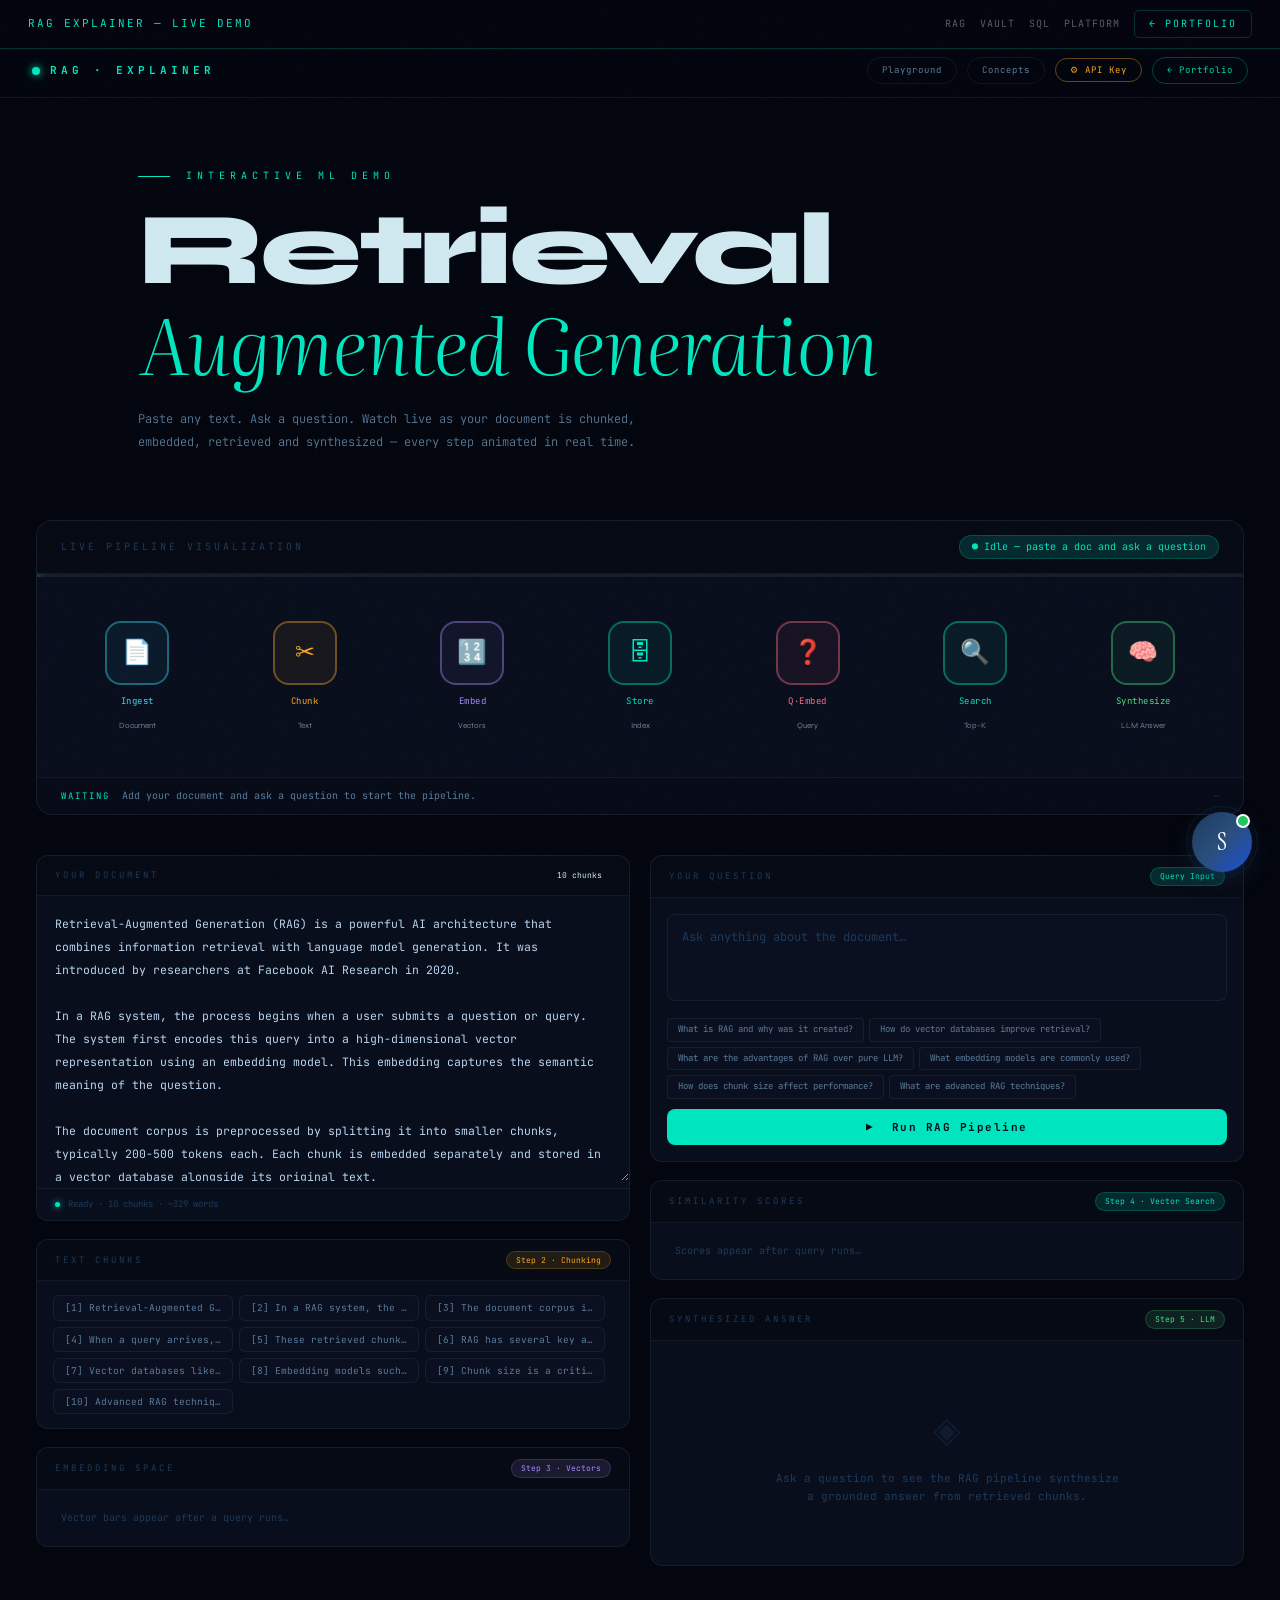
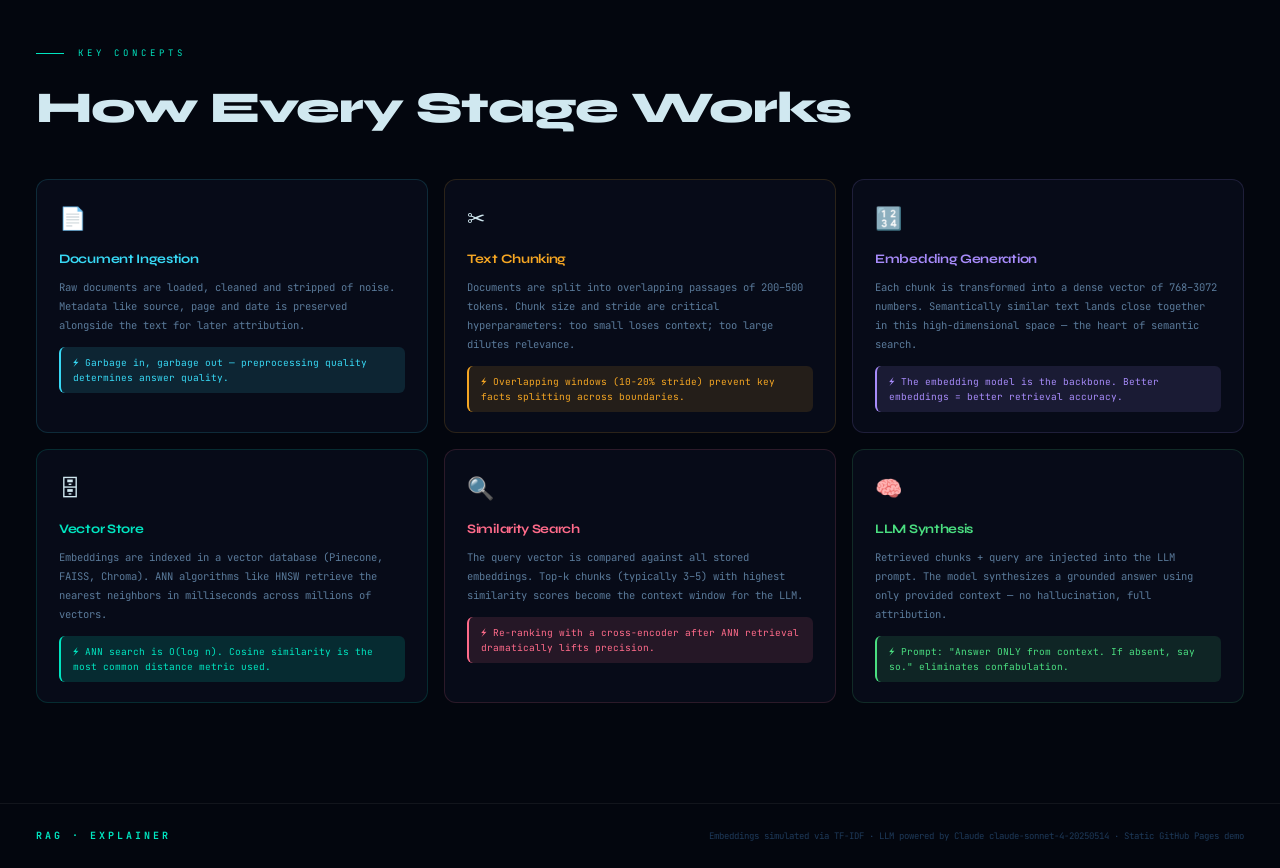
<file: rag-explainer-v2.html>
<!DOCTYPE html>
<html lang="en">
<head>
<meta charset="UTF-8">
<meta name="viewport" content="width=device-width, initial-scale=1.0">
<title>RAG Explainer — Live Interactive Demo</title>
<link href="https://fonts.googleapis.com/css2?family=Syne:wght@400;600;700;800&family=JetBrains+Mono:wght@300;400;500;700&family=Literata:ital,wght@0,300;0,400;1,300;1,400&display=swap" rel="stylesheet">
<style>
:root {
  --bg:#03060e;--bg2:#060b16;--bg3:#0a1020;
  --panel:rgba(10,16,32,0.9);
  --border:rgba(255,255,255,0.06);--border2:rgba(255,255,255,0.12);
  --teal:#00e5c0;--teal2:#00b89a;--teal-glow:rgba(0,229,192,0.15);
  --amber:#f5a623;--amber-glow:rgba(245,166,35,0.12);
  --violet:#a78bfa;--violet-glow:rgba(167,139,250,0.12);
  --rose:#ff6b8a;--rose-glow:rgba(255,107,138,0.12);
  --sky:#38d9f5;--sky-glow:rgba(56,217,245,0.12);
  --emerald:#4ade80;--emerald-glow:rgba(74,222,128,0.12);
  --text:#d0e8f0;--text2:#5a7a9a;--text3:#1e3a5a;
  --mono:'JetBrains Mono',monospace;
  --display:'Syne',sans-serif;
  --serif:'Literata',serif;
  --r:12px;
}
*{margin:0;padding:0;box-sizing:border-box}
html{scroll-behavior:smooth}
body{padding-top:44px;font-family:var(--display);background:var(--bg);color:var(--text);overflow-x:hidden;line-height:1.6;}

/* ─── CURSOR ─── */
*{cursor:crosshair}
button,a,textarea,input{cursor:pointer}
textarea,input{cursor:text}

/* ─── NOISE OVERLAY ─── */
body::after{
  content:'';position:fixed;inset:0;
  background-image:url("data:image/svg+xml,%3Csvg viewBox='0 0 256 256' xmlns='http://www.w3.org/2000/svg'%3E%3Cfilter id='n'%3E%3CfeTurbulence type='fractalNoise' baseFrequency='0.9' numOctaves='4' stitchTiles='stitch'/%3E%3C/filter%3E%3Crect width='100%25' height='100%25' filter='url(%23n)' opacity='0.03'/%3E%3C/svg%3E");
  pointer-events:none;z-index:9999;opacity:.4;
}

/* ─── NAV ─── */
nav{
  position:sticky;top:0;z-index:200;height:54px;
  background:rgba(3,6,14,0.92);backdrop-filter:blur(20px);
  border-bottom:1px solid var(--border);
  display:flex;align-items:center;padding:0 32px;gap:24px;
}
.nav-logo{
  font-family:var(--mono);font-size:11px;font-weight:700;
  color:var(--teal);letter-spacing:4px;text-transform:uppercase;
  display:flex;align-items:center;gap:10px;
}
.nav-logo .dot{
  width:8px;height:8px;border-radius:50%;
  background:var(--teal);
  box-shadow:0 0 8px var(--teal);
  animation:blink 2s ease infinite;
}
@keyframes blink{0%,100%{opacity:1}50%{opacity:.3}}
.nav-right{margin-left:auto;display:flex;gap:10px;align-items:center;}
.nav-pill{
  font-family:var(--mono);font-size:9px;letter-spacing:1px;
  padding:5px 14px;border-radius:100px;
  border:1px solid var(--border);background:transparent;
  color:var(--text2);cursor:pointer;transition:all .2s;text-decoration:none;display:block;
}
.nav-pill:hover{border-color:var(--border2);color:var(--text);}
.nav-pill.key{border-color:rgba(245,166,35,.4);color:var(--amber);}
.nav-pill.key:hover{background:var(--amber-glow);}

/* ─── HERO ─── */
.hero{
  padding:70px 48px 30px;max-width:1100px;margin:0 auto;
  position:relative;
}
.hero-eyebrow{
  font-family:var(--mono);font-size:10px;letter-spacing:5px;
  color:var(--teal);text-transform:uppercase;margin-bottom:20px;
  display:flex;align-items:center;gap:16px;
}
.hero-eyebrow::before{content:'';width:32px;height:1px;background:var(--teal);display:block;}
.hero h1{
  font-size:clamp(56px,8vw,104px);line-height:.9;font-weight:800;
  letter-spacing:-3px;margin-bottom:20px;
}
.hero h1 .line2{
  font-family:var(--serif);font-weight:300;font-style:italic;
  font-size:clamp(44px,6vw,82px);color:var(--teal);letter-spacing:-1px;
}
.hero-desc{
  font-family:var(--mono);font-size:12px;color:var(--text2);
  max-width:560px;line-height:1.9;margin-bottom:36px;font-weight:300;
}

/* ─── FLOW CANVAS SECTION ─── */
.flow-section{
  max-width:1440px;margin:0 auto;padding:0 36px 40px;
}
.flow-card{
  background:var(--panel);
  border:1px solid var(--border);
  border-radius:16px;overflow:hidden;
  backdrop-filter:blur(20px);
  position:relative;
}
.flow-card-head{
  padding:14px 24px;border-bottom:1px solid var(--border);
  display:flex;align-items:center;gap:14px;
  background:rgba(0,0,0,.3);
}
.flow-card-title{font-family:var(--mono);font-size:10px;letter-spacing:3px;text-transform:uppercase;color:var(--text3);}
.flow-status{
  font-family:var(--mono);font-size:10px;
  padding:3px 12px;border-radius:100px;
  border:1px solid rgba(0,229,192,.2);
  background:var(--teal-glow);color:var(--teal);
  margin-left:auto;
}

/* PIPELINE NODES */
.pipeline-visual{
  padding:36px 40px;
  display:flex;align-items:center;gap:0;
  overflow-x:auto;position:relative;
  min-height:200px;
}
.pv-node{
  flex-shrink:0;display:flex;flex-direction:column;align-items:center;gap:10px;
  width:120px;position:relative;z-index:2;
}
.pv-icon{
  width:64px;height:64px;border-radius:16px;
  display:flex;align-items:center;justify-content:center;
  font-size:24px;border:2px solid;
  transition:all .4s cubic-bezier(.4,0,.2,1);
  position:relative;overflow:hidden;
}
.pv-icon::before{
  content:'';position:absolute;inset:0;
  background:radial-gradient(circle at 50% 50%,rgba(255,255,255,.1) 0%,transparent 70%);
  opacity:0;transition:opacity .4s;
}
.pv-icon.active{animation:nodeActive .8s ease;transform:scale(1.08);}
.pv-icon.active::before{opacity:1;}
.pv-icon.done::after{
  content:'✓';position:absolute;bottom:4px;right:4px;
  font-size:9px;font-family:var(--mono);font-weight:700;
}
@keyframes nodeActive{
  0%{transform:scale(1);}
  30%{transform:scale(1.15);}
  60%{transform:scale(1.05);}
  100%{transform:scale(1.08);}
}
.pv-label{font-family:var(--mono);font-size:9px;text-align:center;letter-spacing:.5px;line-height:1.5;}
.pv-sub{font-size:8px;opacity:.5;margin-top:2px;}

/* CONNECTOR (SVG canvas for particles) */
.pv-connector{
  flex:1;flex-shrink:0;min-width:40px;max-width:80px;
  height:64px;position:relative;margin-top:-10px;
}
.pv-connector canvas{display:block;width:100%;height:100%;}

/* Stage colors */
.node-ingest .pv-icon{border-color:rgba(56,217,245,.4);background:rgba(56,217,245,.06);color:var(--sky);}
.node-ingest.done .pv-icon,.node-ingest.active .pv-icon{box-shadow:0 0 24px rgba(56,217,245,.35),inset 0 0 20px rgba(56,217,245,.08);}
.node-chunk .pv-icon{border-color:rgba(245,166,35,.4);background:rgba(245,166,35,.06);color:var(--amber);}
.node-chunk.done .pv-icon,.node-chunk.active .pv-icon{box-shadow:0 0 24px rgba(245,166,35,.35),inset 0 0 20px rgba(245,166,35,.08);}
.node-embed .pv-icon{border-color:rgba(167,139,250,.4);background:rgba(167,139,250,.06);color:var(--violet);}
.node-embed.done .pv-icon,.node-embed.active .pv-icon{box-shadow:0 0 24px rgba(167,139,250,.35),inset 0 0 20px rgba(167,139,250,.08);}
.node-store .pv-icon{border-color:rgba(0,229,192,.4);background:rgba(0,229,192,.06);color:var(--teal);}
.node-store.done .pv-icon,.node-store.active .pv-icon{box-shadow:0 0 24px rgba(0,229,192,.35),inset 0 0 20px rgba(0,229,192,.08);}
.node-qembed .pv-icon{border-color:rgba(255,107,138,.4);background:rgba(255,107,138,.06);color:var(--rose);}
.node-qembed.done .pv-icon,.node-qembed.active .pv-icon{box-shadow:0 0 24px rgba(255,107,138,.35),inset 0 0 20px rgba(255,107,138,.08);}
.node-search .pv-icon{border-color:rgba(0,229,192,.4);background:rgba(0,229,192,.06);color:var(--teal);}
.node-search.done .pv-icon,.node-search.active .pv-icon{box-shadow:0 0 24px rgba(0,229,192,.35),inset 0 0 20px rgba(0,229,192,.08);}
.node-llm .pv-icon{border-color:rgba(74,222,128,.4);background:rgba(74,222,128,.06);color:var(--emerald);}
.node-llm.done .pv-icon,.node-llm.active .pv-icon{box-shadow:0 0 24px rgba(74,222,128,.35),inset 0 0 20px rgba(74,222,128,.08);}

/* ACTIVE GLOW RINGS */
.pv-node.active .pv-icon::after,
.pv-node.done .pv-icon::after{
  content:'';position:absolute;inset:-6px;border-radius:20px;
  border:1px solid currentColor;opacity:.3;
  animation:ringPulse 1.5s ease infinite;
}
.pv-node.done .pv-icon::after{animation:none;opacity:.2;}
@keyframes ringPulse{0%,100%{transform:scale(1);opacity:.3}50%{transform:scale(1.05);opacity:.15}}

/* PROGRESS BAR */
.flow-progress{
  height:3px;background:var(--border);position:relative;overflow:hidden;
}
.flow-progress-fill{
  height:100%;width:0%;
  background:linear-gradient(90deg,var(--teal2),var(--teal),#7fffd4);
  transition:width .5s ease;
  position:relative;
}
.flow-progress-fill::after{
  content:'';position:absolute;right:0;top:-2px;width:8px;height:7px;border-radius:50%;
  background:var(--teal);box-shadow:0 0 12px var(--teal);
}

/* STAGE INFO TICKER */
.flow-ticker{
  padding:10px 24px;
  display:flex;align-items:center;gap:12px;
  border-top:1px solid var(--border);
  background:rgba(0,0,0,.2);
}
.ticker-stage{
  font-family:var(--mono);font-size:9px;letter-spacing:2px;
  text-transform:uppercase;color:var(--teal);
}
.ticker-msg{font-family:var(--mono);font-size:10px;color:var(--text2);}
.ticker-time{margin-left:auto;font-family:var(--mono);font-size:9px;color:var(--text3);}

/* ─── WORKSPACE ─── */
.workspace{
  max-width:1440px;margin:0 auto;
  padding:0 36px 80px;
  display:grid;
  grid-template-columns:1fr 1fr;
  gap:20px;
}
@media(max-width:1000px){.workspace{grid-template-columns:1fr;}}

/* CARDS */
.card{
  background:var(--panel);border:1px solid var(--border);
  border-radius:var(--r);overflow:hidden;
  backdrop-filter:blur(12px);
}
.card-hd{
  padding:11px 18px;background:rgba(0,0,0,.3);
  border-bottom:1px solid var(--border);
  display:flex;align-items:center;gap:10px;
}
.card-hd-title{font-family:var(--mono);font-size:9px;letter-spacing:3px;text-transform:uppercase;color:var(--text3);}
.card-hd-badge{
  font-family:var(--mono);font-size:8px;padding:2px 9px;
  border-radius:100px;margin-left:auto;
}
.b-teal{background:var(--teal-glow);color:var(--teal);border:1px solid rgba(0,229,192,.2);}
.b-amber{background:var(--amber-glow);color:var(--amber);border:1px solid rgba(245,166,35,.2);}
.b-violet{background:var(--violet-glow);color:var(--violet);border:1px solid rgba(167,139,250,.2);}
.b-rose{background:var(--rose-glow);color:var(--rose);border:1px solid rgba(255,107,138,.2);}
.b-emerald{background:var(--emerald-glow);color:var(--emerald);border:1px solid rgba(74,222,128,.2);}

.col{display:flex;flex-direction:column;gap:18px;}

/* DOC AREA */
.doc-textarea{
  width:100%;padding:16px 18px;
  background:transparent;border:none;outline:none;
  font-family:var(--mono);font-size:11.5px;color:#b8d4ef;
  resize:vertical;min-height:200px;line-height:2;
}
.doc-footer{
  padding:8px 18px;border-top:1px solid var(--border);
  display:flex;align-items:center;gap:8px;
}
.doc-footer-stat{font-family:var(--mono);font-size:9px;color:var(--text3);}
.live-dot{width:5px;height:5px;border-radius:50%;background:var(--teal);box-shadow:0 0 6px var(--teal);animation:blink 1.5s infinite;}

/* CHUNKS */
.chunks-body{padding:14px 16px;display:flex;flex-wrap:wrap;gap:6px;}
.chunk-pill{
  font-family:var(--mono);font-size:9.5px;
  padding:4px 11px;border-radius:6px;
  border:1px solid var(--border);background:var(--bg3);
  color:var(--text2);cursor:pointer;transition:all .25s;
  max-width:180px;overflow:hidden;text-overflow:ellipsis;white-space:nowrap;
}
.chunk-pill:hover{border-color:var(--teal);color:var(--teal);}
.chunk-pill.retrieved{
  border-color:var(--teal);background:var(--teal-glow);color:var(--teal);
  box-shadow:0 0 10px rgba(0,229,192,.2);
  animation:chunkPop .3s ease;
}
@keyframes chunkPop{0%{transform:scale(.95)}100%{transform:scale(1)}}

/* EMBED BARS */
.embed-wrap{padding:14px 18px;}
.embed-row{display:flex;align-items:center;gap:8px;margin-bottom:6px;}
.embed-lbl{font-family:var(--mono);font-size:8.5px;color:var(--text3);width:54px;flex-shrink:0;overflow:hidden;text-overflow:ellipsis;white-space:nowrap;}
.embed-bars{display:flex;gap:2px;flex:1;align-items:center;}
.eb{height:14px;border-radius:2px;flex-shrink:0;transition:all .6s ease;}

/* QUERY */
.query-wrap{padding:16px;}
.q-textarea{
  width:100%;padding:12px 14px;
  background:var(--bg3);border:1px solid var(--border);border-radius:8px;
  outline:none;font-family:var(--mono);font-size:12px;
  color:var(--text);resize:none;min-height:68px;line-height:1.7;
  transition:border-color .2s;
}
.q-textarea:focus{border-color:var(--teal);}
.q-textarea::placeholder{color:var(--text3);}

.examples{display:flex;flex-wrap:wrap;gap:5px;margin:10px 0;}
.ex-btn{
  font-family:var(--mono);font-size:9px;padding:4px 10px;
  border-radius:4px;border:1px solid var(--border);background:var(--bg3);
  color:var(--text2);cursor:pointer;transition:all .2s;text-align:left;line-height:1.5;
}
.ex-btn:hover{border-color:var(--violet);color:var(--violet);background:var(--violet-glow);}

.ask-btn{
  display:flex;align-items:center;gap:10px;
  padding:11px 26px;margin-top:4px;
  background:var(--teal);color:#020c14;
  border:none;border-radius:8px;
  font-family:var(--mono);font-size:11px;font-weight:700;letter-spacing:1.5px;
  cursor:pointer;transition:all .25s;width:100%;justify-content:center;
}
.ask-btn:hover{background:#1affd9;box-shadow:0 0 30px rgba(0,229,192,.4);transform:translateY(-1px);}
.ask-btn:disabled{background:var(--text3);color:var(--bg3);transform:none;box-shadow:none;cursor:not-allowed;}
.ask-btn .spinner{
  width:14px;height:14px;border:2px solid rgba(0,0,0,.2);
  border-top-color:#020c14;border-radius:50%;
  animation:spin .8s linear infinite;display:none;
}
.ask-btn.loading .spinner{display:block;}
.ask-btn.loading .btn-text{opacity:.6;}
@keyframes spin{to{transform:rotate(360deg)}}

/* SIM BARS */
.sim-wrap{padding:14px 18px;}
.sim-row{display:flex;align-items:center;gap:8px;margin-bottom:7px;}
.sim-lbl{font-family:var(--mono);font-size:8.5px;color:var(--text2);width:110px;flex-shrink:0;overflow:hidden;text-overflow:ellipsis;white-space:nowrap;}
.sim-track{flex:1;height:10px;background:var(--bg3);border-radius:100px;overflow:hidden;}
.sim-fill{height:100%;border-radius:100px;transition:width 1.1s cubic-bezier(.4,0,.2,1);width:0;}
.sim-pct{font-family:var(--mono);font-size:8.5px;color:var(--text3);width:28px;text-align:right;}

/* ANSWER */
.answer-wrap{padding:20px;}
.answer-empty{
  text-align:center;padding:40px 20px;
  font-family:var(--mono);font-size:11px;color:var(--text3);
}
.answer-empty .big{font-size:36px;display:block;margin-bottom:12px;opacity:.3;}
.answer-main{display:none;}
.answer-main.show{display:block;animation:fadeUp .4s ease;}
@keyframes fadeUp{from{opacity:0;transform:translateY(10px)}to{opacity:1;transform:translateY(0)}}
.answer-text{
  font-family:var(--serif);font-size:14px;color:var(--text);
  line-height:1.9;margin-bottom:18px;font-weight:300;
}
.answer-sources-lbl{
  font-family:var(--mono);font-size:8.5px;letter-spacing:2.5px;
  text-transform:uppercase;color:var(--text3);margin-bottom:8px;
}
.answer-chunk{
  background:var(--bg3);border:1px solid rgba(0,229,192,.15);
  border-radius:7px;padding:10px 14px;margin-bottom:6px;
  font-family:var(--mono);font-size:10.5px;color:var(--teal);
  line-height:1.7;position:relative;
}
.answer-chunk-score{
  position:absolute;top:8px;right:10px;
  font-size:8px;color:var(--text3);
}

/* MODAL */
.modal-bg{position:fixed;inset:0;background:rgba(0,0,0,.75);backdrop-filter:blur(8px);z-index:500;display:none;align-items:center;justify-content:center;}
.modal-bg.open{display:flex;}
.modal{background:var(--bg2);border:1px solid var(--border2);border-radius:16px;padding:32px;width:460px;animation:fadeUp .3s ease;}
.modal h3{font-family:var(--serif);font-size:26px;margin-bottom:6px;font-weight:300;font-style:italic;}
.modal p{font-family:var(--mono);font-size:11px;color:var(--text2);margin-bottom:18px;line-height:1.7;}
.modal input{
  width:100%;padding:11px 14px;background:var(--bg3);
  border:1px solid var(--border);border-radius:8px;
  font-family:var(--mono);font-size:12px;color:var(--text);
  outline:none;margin-bottom:8px;transition:border-color .2s;
}
.modal input:focus{border-color:var(--teal);}
.modal-note{font-family:var(--mono);font-size:9.5px;color:var(--text3);margin-bottom:18px;line-height:1.7;}
.modal-btns{display:flex;gap:8px;}
.modal-save{padding:10px 22px;background:var(--teal);color:#020c14;border:none;border-radius:7px;font-family:var(--mono);font-size:11px;font-weight:700;cursor:pointer;transition:all .2s;letter-spacing:1px;}
.modal-save:hover{background:#1affd9;}
.modal-cancel{padding:10px 16px;background:transparent;border:1px solid var(--border);color:var(--text2);border-radius:7px;font-family:var(--mono);font-size:11px;cursor:pointer;transition:all .2s;}
.modal-cancel:hover{border-color:var(--border2);}

/* ERROR */
.err-box{background:var(--rose-glow);border:1px solid rgba(255,107,138,.3);border-radius:7px;padding:11px 14px;font-family:var(--mono);font-size:10px;color:var(--rose);line-height:1.6;}

/* CONCEPT SECTION */
.concepts-section{max-width:1440px;margin:0 auto;padding:0 36px 100px;}
.section-eyebrow{font-family:var(--mono);font-size:9px;letter-spacing:4px;color:var(--teal);text-transform:uppercase;margin-bottom:12px;display:flex;align-items:center;gap:14px;}
.section-eyebrow::before{content:'';width:28px;height:1px;background:var(--teal);}
.section-h{font-size:clamp(28px,4vw,44px);font-weight:800;letter-spacing:-1px;margin-bottom:36px;}
.concept-grid{display:grid;grid-template-columns:repeat(auto-fill,minmax(320px,1fr));gap:16px;}
.concept-card{
  border:1px solid var(--border);border-radius:var(--r);
  padding:22px 22px 20px;transition:all .25s;
  background:rgba(10,16,32,.6);
}
.concept-card:hover{border-color:var(--border2);transform:translateY(-3px);}
.cc-icon{font-size:22px;margin-bottom:12px;}
.cc-title{font-size:13px;font-weight:700;letter-spacing:-.3px;margin-bottom:8px;}
.cc-body{font-family:var(--mono);font-size:10.5px;color:var(--text2);line-height:1.8;}
.cc-tip{
  margin-top:12px;padding:8px 12px;border-radius:6px;
  font-family:var(--mono);font-size:9.5px;line-height:1.6;
  border-left:2px solid;
}

footer{border-top:1px solid var(--border);padding:24px 36px;display:flex;align-items:center;justify-content:space-between;}
.ft-logo{font-family:var(--mono);font-size:10px;font-weight:700;color:var(--teal);letter-spacing:3px;}
.ft-note{font-family:var(--mono);font-size:9px;color:var(--text3);}

/* scrollbar */
::-webkit-scrollbar{width:4px;height:4px}
::-webkit-scrollbar-track{background:var(--bg)}
::-webkit-scrollbar-thumb{background:rgba(255,255,255,.08);border-radius:2px}
</style>
</head>
<body>
<div style="position:fixed;top:0;left:0;right:0;z-index:9999;display:flex;align-items:center;justify-content:space-between;padding:10px 28px;background:rgba(5,5,15,0.94);backdrop-filter:blur(16px);border-bottom:1px solid rgba(0,229,192,0.2);font-family:'JetBrains Mono',monospace;box-sizing:border-box;">
  <span style="font-size:11px;letter-spacing:2px;color:#00e5c0;">RAG EXPLAINER — LIVE DEMO</span>
  <div style="display:flex;gap:14px;align-items:center;">
    <a href="rag-explainer-v2.html" style="font-size:10px;color:rgba(255,255,255,0.35);text-decoration:none;letter-spacing:1px;">RAG</a>
    <a href="datavault-v2.html" style="font-size:10px;color:rgba(255,255,255,0.35);text-decoration:none;letter-spacing:1px;">VAULT</a>
    <a href="sql-explainer.html" style="font-size:10px;color:rgba(255,255,255,0.35);text-decoration:none;letter-spacing:1px;">SQL</a>
    <a href="data-platform.html" style="font-size:10px;color:rgba(255,255,255,0.35);text-decoration:none;letter-spacing:1px;">PLATFORM</a>
    <a href="index.html" style="font-size:10px;letter-spacing:2px;color:#00e5c0;text-decoration:none;border:1px solid rgba(0,229,192,0.2);padding:5px 14px;border-radius:5px;">← PORTFOLIO</a>
  </div>
</div>

<!-- MODAL -->
<div class="modal-bg" id="modal">
  <div class="modal">
    <h3>Set API Key</h3>
    <p>Paste your Anthropic API key to enable live Claude synthesis. Stored only in sessionStorage — never sent anywhere except Anthropic's API.</p>
    <input type="password" id="api-key-in" placeholder="sk-ant-api03-…" />
    <div class="modal-note">🔒 Stays in your browser tab only. Get a key at console.anthropic.com</div>
    <div class="modal-btns">
      <button class="modal-save" onclick="saveKey()">Save & Close</button>
      <button class="modal-cancel" onclick="closeModal()">Cancel</button>
    </div>
  </div>
</div>

<!-- NAV -->
<nav>
  <div class="nav-logo"><div class="dot"></div> RAG · Explainer</div>
  <div class="nav-right">
    <a href="#playground" class="nav-pill">Playground</a>
    <a href="#concepts" class="nav-pill">Concepts</a>
    <button class="nav-pill key" onclick="openModal()">⚙ API Key</button>
    <a href="https://siddarthasiripragada.github.io" class="nav-pill" style="color:#00d4aa;border:1px solid rgba(0,212,170,.3);">← Portfolio</a>
  </div>
</nav>

<!-- HERO -->
<div class="hero">
  <div class="hero-eyebrow">Interactive ML Demo</div>
  <h1>
    Retrieval<br>
    <span class="line2">Augmented Generation</span>
  </h1>
  <p class="hero-desc">
    Paste any text. Ask a question. Watch live as your document is chunked,<br>
    embedded, retrieved and synthesized — every step animated in real time.
  </p>
</div>

<!-- ══════════════════════════════════════════════════
     ANIMATED FLOW DIAGRAM
══════════════════════════════════════════════════ -->
<div class="flow-section">
  <div class="flow-card">
    <div class="flow-card-head">
      <span class="flow-card-title">Live Pipeline Visualization</span>
      <span class="flow-status" id="flow-status-badge">● Idle — paste a doc and ask a question</span>
    </div>
    <div class="flow-progress"><div class="flow-progress-fill" id="flow-progress"></div></div>

    <!-- NODES ROW -->
    <div class="pipeline-visual" id="pipeline-visual">
      <!-- Built by JS -->
    </div>

    <!-- CANVAS LAYER for particles (sits behind nodes) -->
    <canvas id="particle-canvas" style="position:absolute;top:0;left:0;width:100%;height:100%;pointer-events:none;z-index:1;"></canvas>

    <div class="flow-ticker">
      <span class="ticker-stage" id="ticker-stage">WAITING</span>
      <span class="ticker-msg" id="ticker-msg">Add your document and ask a question to start the pipeline.</span>
      <span class="ticker-time" id="ticker-time">—</span>
    </div>
  </div>
</div>

<!-- ══════════════════════════════════════════════════
     WORKSPACE
══════════════════════════════════════════════════ -->
<div class="workspace" id="playground">

  <!-- LEFT COL -->
  <div class="col">

    <!-- DOCUMENT INPUT -->
    <div class="card">
      <div class="card-hd">
        <span class="card-hd-title">Your Document</span>
        <span class="card-hd-badge b-sky" id="doc-badge">10 chunks</span>
      </div>
      <textarea class="doc-textarea" id="doc-input" placeholder="Paste any text here — articles, notes, research papers, wikis…" rows="11">Retrieval-Augmented Generation (RAG) is a powerful AI architecture that combines information retrieval with language model generation. It was introduced by researchers at Facebook AI Research in 2020.

In a RAG system, the process begins when a user submits a question or query. The system first encodes this query into a high-dimensional vector representation using an embedding model. This embedding captures the semantic meaning of the question.

The document corpus is preprocessed by splitting it into smaller chunks, typically 200-500 tokens each. Each chunk is embedded separately and stored in a vector database alongside its original text.

When a query arrives, the system performs a similarity search against all stored chunk embeddings using metrics like cosine similarity or dot product. The top-k most similar chunks are retrieved as context.

These retrieved chunks are then passed to a large language model along with the original query. The LLM synthesizes an answer grounded strictly in the provided context, avoiding hallucination by relying only on retrieved information.

RAG has several key advantages over pure language model generation. It allows models to access up-to-date information without retraining. It provides source attribution by showing which documents were used. It significantly reduces hallucination by grounding answers in real retrieved text.

Vector databases like Pinecone, Weaviate, Chroma, and FAISS are commonly used for efficient similarity search at scale. They use approximate nearest neighbor algorithms to retrieve relevant chunks in milliseconds even across millions of documents.

Embedding models such as OpenAI text-embedding-ada-002, Cohere Embed, and open-source models like sentence-transformers convert text into dense vector representations. The quality of these embeddings directly impacts retrieval accuracy.

Chunk size is a critical hyperparameter in RAG systems. Smaller chunks provide more precise retrieval but may lack context. Larger chunks preserve context but may dilute the relevance signal. Overlapping chunks with a stride can help bridge contextual boundaries.

Advanced RAG techniques include query expansion, re-ranking with cross-encoders, hypothetical document embedding (HyDE), and multi-vector retrieval. These techniques improve retrieval precision and answer quality significantly.</textarea>
      <div class="doc-footer">
        <div class="live-dot"></div>
        <span class="doc-footer-stat" id="doc-stat">Ready · 10 chunks · ~890 words</span>
      </div>
    </div>

    <!-- CHUNKS -->
    <div class="card">
      <div class="card-hd">
        <span class="card-hd-title">Text Chunks</span>
        <span class="card-hd-badge b-amber">Step 2 · Chunking</span>
      </div>
      <div class="chunks-body" id="chunks-body">
        <div style="font-family:var(--mono);font-size:10px;color:var(--text3);padding:6px;">Loading chunks…</div>
      </div>
    </div>

    <!-- EMBEDDING VIS -->
    <div class="card">
      <div class="card-hd">
        <span class="card-hd-title">Embedding Space</span>
        <span class="card-hd-badge b-violet">Step 3 · Vectors</span>
      </div>
      <div class="embed-wrap" id="embed-wrap">
        <div style="font-family:var(--mono);font-size:10px;color:var(--text3);padding:6px;">Vector bars appear after a query runs…</div>
      </div>
    </div>

  </div>

  <!-- RIGHT COL -->
  <div class="col">

    <!-- QUERY -->
    <div class="card">
      <div class="card-hd">
        <span class="card-hd-title">Your Question</span>
        <span class="card-hd-badge b-teal">Query Input</span>
      </div>
      <div class="query-wrap">
        <textarea class="q-textarea" id="q-input" placeholder="Ask anything about the document…" rows="3"></textarea>
        <div class="examples" id="examples-row"></div>
        <button class="ask-btn" id="ask-btn" onclick="runRAG()">
          <div class="spinner"></div>
          <span class="btn-text">▶ &nbsp;Run RAG Pipeline</span>
        </button>
      </div>
    </div>

    <!-- SIMILARITY -->
    <div class="card">
      <div class="card-hd">
        <span class="card-hd-title">Similarity Scores</span>
        <span class="card-hd-badge b-teal">Step 4 · Vector Search</span>
      </div>
      <div class="sim-wrap">
        <div id="sim-grid"><div style="font-family:var(--mono);font-size:10px;color:var(--text3);padding:6px;">Scores appear after query runs…</div></div>
      </div>
    </div>

    <!-- ANSWER -->
    <div class="card">
      <div class="card-hd">
        <span class="card-hd-title">Synthesized Answer</span>
        <span class="card-hd-badge b-emerald" id="answer-badge">Step 5 · LLM</span>
      </div>
      <div class="answer-wrap">
        <div class="answer-empty" id="answer-empty">
          <span class="big">◈</span>
          Ask a question to see the RAG pipeline synthesize<br>a grounded answer from retrieved chunks.
        </div>
        <div class="answer-main" id="answer-main">
          <div class="answer-text" id="answer-text"></div>
          <div class="answer-sources-lbl">Retrieved Context</div>
          <div id="answer-chunks"></div>
        </div>
      </div>
    </div>

  </div>
</div>

<!-- CONCEPTS -->
<div class="concepts-section" id="concepts">
  <div class="section-eyebrow">Key Concepts</div>
  <div class="section-h">How Every Stage Works</div>
  <div class="concept-grid">
    <div class="concept-card" style="border-color:rgba(56,217,245,.15)">
      <div class="cc-icon">📄</div>
      <div class="cc-title" style="color:var(--sky)">Document Ingestion</div>
      <div class="cc-body">Raw documents are loaded, cleaned and stripped of noise. Metadata like source, page and date is preserved alongside the text for later attribution.</div>
      <div class="cc-tip" style="border-color:var(--sky);background:var(--sky-glow);color:var(--sky)">⚡ Garbage in, garbage out — preprocessing quality determines answer quality.</div>
    </div>
    <div class="concept-card" style="border-color:rgba(245,166,35,.15)">
      <div class="cc-icon">✂</div>
      <div class="cc-title" style="color:var(--amber)">Text Chunking</div>
      <div class="cc-body">Documents are split into overlapping passages of 200–500 tokens. Chunk size and stride are critical hyperparameters: too small loses context; too large dilutes relevance.</div>
      <div class="cc-tip" style="border-color:var(--amber);background:var(--amber-glow);color:var(--amber)">⚡ Overlapping windows (10-20% stride) prevent key facts splitting across boundaries.</div>
    </div>
    <div class="concept-card" style="border-color:rgba(167,139,250,.15)">
      <div class="cc-icon">🔢</div>
      <div class="cc-title" style="color:var(--violet)">Embedding Generation</div>
      <div class="cc-body">Each chunk is transformed into a dense vector of 768–3072 numbers. Semantically similar text lands close together in this high-dimensional space — the heart of semantic search.</div>
      <div class="cc-tip" style="border-color:var(--violet);background:var(--violet-glow);color:var(--violet)">⚡ The embedding model is the backbone. Better embeddings = better retrieval accuracy.</div>
    </div>
    <div class="concept-card" style="border-color:rgba(0,229,192,.15)">
      <div class="cc-icon">🗄</div>
      <div class="cc-title" style="color:var(--teal)">Vector Store</div>
      <div class="cc-body">Embeddings are indexed in a vector database (Pinecone, FAISS, Chroma). ANN algorithms like HNSW retrieve the nearest neighbors in milliseconds across millions of vectors.</div>
      <div class="cc-tip" style="border-color:var(--teal);background:var(--teal-glow);color:var(--teal)">⚡ ANN search is O(log n). Cosine similarity is the most common distance metric used.</div>
    </div>
    <div class="concept-card" style="border-color:rgba(255,107,138,.15)">
      <div class="cc-icon">🔍</div>
      <div class="cc-title" style="color:var(--rose)">Similarity Search</div>
      <div class="cc-body">The query vector is compared against all stored embeddings. Top-k chunks (typically 3–5) with highest similarity scores become the context window for the LLM.</div>
      <div class="cc-tip" style="border-color:var(--rose);background:var(--rose-glow);color:var(--rose)">⚡ Re-ranking with a cross-encoder after ANN retrieval dramatically lifts precision.</div>
    </div>
    <div class="concept-card" style="border-color:rgba(74,222,128,.15)">
      <div class="cc-icon">🧠</div>
      <div class="cc-title" style="color:var(--emerald)">LLM Synthesis</div>
      <div class="cc-body">Retrieved chunks + query are injected into the LLM prompt. The model synthesizes a grounded answer using only provided context — no hallucination, full attribution.</div>
      <div class="cc-tip" style="border-color:var(--emerald);background:var(--emerald-glow);color:var(--emerald)">⚡ Prompt: "Answer ONLY from context. If absent, say so." eliminates confabulation.</div>
    </div>
  </div>
</div>

<footer>
  <div class="ft-logo">RAG · EXPLAINER</div>
  <div class="ft-note">Embeddings simulated via TF-IDF · LLM powered by Claude claude-sonnet-4-20250514 · Static GitHub Pages demo</div>
</footer>

<!-- ══════════════════════════════════════════════════
     JAVASCRIPT
══════════════════════════════════════════════════ -->
<script>
// ══════ CONFIG ══════
const PIPELINE = [
  {id:'ingest', icon:'📄', label:'Ingest',     sub:'Document',    color:'#38d9f5', pct:14},
  {id:'chunk',  icon:'✂',  label:'Chunk',      sub:'Text',        color:'#f5a623', pct:28},
  {id:'embed',  icon:'🔢', label:'Embed',      sub:'Vectors',     color:'#a78bfa', pct:42},
  {id:'store',  icon:'🗄', label:'Store',      sub:'Index',       color:'#00e5c0', pct:56},
  {id:'qembed', icon:'❓', label:'Q·Embed',    sub:'Query',       color:'#ff6b8a', pct:70},
  {id:'search', icon:'🔍', label:'Search',     sub:'Top-K',       color:'#00e5c0', pct:84},
  {id:'llm',    icon:'🧠', label:'Synthesize', sub:'LLM Answer',  color:'#4ade80', pct:100},
];

const EXAMPLES = [
  'What is RAG and why was it created?',
  'How do vector databases improve retrieval?',
  'What are the advantages of RAG over pure LLM?',
  'What embedding models are commonly used?',
  'How does chunk size affect performance?',
  'What are advanced RAG techniques?',
];

const STOPWORDS = new Set(['the','and','for','are','was','that','this','with','have','from','they','been','has','its','but','not','also','can','all','more','will','into','which','when','their','than','there','about','out','over','just','some','each','what','how','who','may','use','used','using','like','such','then','them','these','those','would','could','should','does','did','had']);

// ══════ STATE ══════
let chunks=[], nodeEls={}, particles=[], animFrame=null, pipelineRunning=false;
const canvas = document.getElementById('particle-canvas');
const ctx = canvas.getContext('2d');

// ══════ INIT ══════
window.addEventListener('DOMContentLoaded', () => {
  buildPipelineNodes();
  buildExamples();
  processDoc();
  document.getElementById('doc-input').addEventListener('input', debounce(processDoc, 500));
  window.addEventListener('resize', resizeCanvas);
  resizeCanvas();
  startParticleLoop();
});

function debounce(fn,ms){let t;return(...a)=>{clearTimeout(t);t=setTimeout(()=>fn(...a),ms);}}

// ══════ CANVAS ══════
function resizeCanvas(){
  const pv = document.getElementById('pipeline-visual');
  const rect = pv.getBoundingClientRect();
  canvas.width = pv.offsetWidth;
  canvas.height = pv.offsetHeight + 80;
  canvas.style.top = pv.offsetTop + 'px';
}

// ══════ PIPELINE NODES ══════
function buildPipelineNodes(){
  const pv = document.getElementById('pipeline-visual');
  pv.innerHTML = PIPELINE.map((s,i) => `
    <div class="pv-node node-${s.id}" id="pn-${s.id}" data-i="${i}" data-color="${s.color}">
      <div class="pv-icon" id="pi-${s.id}">${s.icon}</div>
      <div class="pv-label" style="color:${s.color}">${s.label}</div>
      <div class="pv-sub">${s.sub}</div>
    </div>
    ${i < PIPELINE.length-1 ? `<div class="pv-connector" id="pc-${i}"></div>` : ''}
  `).join('');
  PIPELINE.forEach(s=>{nodeEls[s.id]=document.getElementById(`pn-${s.id}`);});
}

function setNodeState(id, state){
  const n = nodeEls[id]; if(!n) return;
  n.classList.remove('active','done');
  if(state==='active'||state==='done') n.classList.add(state);
}
function resetNodes(){PIPELINE.forEach(s=>setNodeState(s.id,'idle'));}

// ══════ PARTICLE SYSTEM ══════
function getNodeCenter(id){
  const n = nodeEls[id]; if(!n) return null;
  const pv = document.getElementById('pipeline-visual');
  const nr = n.getBoundingClientRect();
  const pvr = pv.getBoundingClientRect();
  return {
    x: nr.left - pvr.left + nr.width/2,
    y: nr.top - pvr.top + nr.height/2
  };
}

function spawnParticles(fromId, toId, color, count=6){
  const from = getNodeCenter(fromId);
  const to   = getNodeCenter(toId);
  if(!from||!to) return;
  for(let i=0;i<count;i++){
    particles.push({
      x:from.x, y:from.y,
      tx:to.x, ty:to.y,
      color, progress:0,
      speed: 0.012 + Math.random()*0.010,
      size: 2.5 + Math.random()*2,
      offsetY: (Math.random()-0.5)*18,
      alive:true
    });
  }
}

function startParticleLoop(){
  function loop(){
    ctx.clearRect(0,0,canvas.width,canvas.height);
    particles = particles.filter(p=>p.alive);
    particles.forEach(p=>{
      p.progress = Math.min(1, p.progress+p.speed);
      // Bezier curve
      const t = p.progress;
      const mx = (p.x+p.tx)/2;
      const my = (p.y+p.ty)/2 + p.offsetY;
      const bx = (1-t)*(1-t)*p.x + 2*(1-t)*t*mx + t*t*p.tx;
      const by = (1-t)*(1-t)*p.y + 2*(1-t)*t*my + t*t*p.ty;

      // Trail
      ctx.beginPath();
      ctx.arc(bx,by,p.size,0,Math.PI*2);
      ctx.fillStyle = p.color+'cc';
      ctx.shadowBlur = 12;
      ctx.shadowColor = p.color;
      ctx.fill();
      ctx.shadowBlur = 0;

      if(p.progress>=1) p.alive=false;
    });
    animFrame = requestAnimationFrame(loop);
  }
  loop();
}

// ══════ DOC PROCESSING ══════
function processDoc(){
  const text = document.getElementById('doc-input').value.trim();
  if(!text){chunks=[];renderChunks();return;}
  const paras = text.split(/\n\n+/).map(p=>p.trim()).filter(p=>p.length>30);
  chunks = paras.map((p,i)=>({id:i, text:p, preview:p.slice(0,55)+(p.length>55?'…':''), tokens:Math.round(p.split(/\s+/).length*1.3)}));
  document.getElementById('doc-badge').textContent = chunks.length+' chunks';
  document.getElementById('doc-stat').textContent = `Ready · ${chunks.length} chunks · ~${text.split(/\s+/).length} words`;
  renderChunks();
}

function renderChunks(){
  const b = document.getElementById('chunks-body');
  if(!chunks.length){b.innerHTML='<div style="font-family:var(--mono);font-size:10px;color:var(--text3);padding:6px;">No document loaded.</div>';return;}
  b.innerHTML = chunks.map((c,i)=>`
    <div class="chunk-pill" id="cp-${i}" title="${c.text}" onclick="peekChunk(${i})">[${i+1}] ${c.preview}</div>`).join('');
}

function peekChunk(i){
  document.querySelectorAll('.chunk-pill').forEach(p=>p.classList.remove('retrieved'));
  document.getElementById(`cp-${i}`)?.classList.add('retrieved');
}

function highlightChunks(retrieved){
  document.querySelectorAll('.chunk-pill').forEach(p=>p.classList.remove('retrieved'));
  retrieved.forEach(c=>document.getElementById(`cp-${c.id}`)?.classList.add('retrieved'));
}

// ══════ EXAMPLES ══════
function buildExamples(){
  document.getElementById('examples-row').innerHTML = EXAMPLES.map(q=>
    `<button class="ex-btn" onclick="setQ(this)">${q}</button>`).join('');
}
function setQ(btn){
  document.getElementById('q-input').value=btn.textContent;
  document.querySelectorAll('.ex-btn').forEach(b=>b.style.borderColor='');
  btn.style.borderColor='var(--violet)';
}

// ══════ TF-IDF ══════
function tokenize(t){
  return t.toLowerCase().replace(/[^a-z0-9\s]/g,'').split(/\s+/).filter(w=>w.length>2&&!STOPWORDS.has(w));
}
function tfidf(query,docs){
  const qt=tokenize(query), dls=docs.map(d=>tokenize(d)), N=docs.length;
  const idf={};
  qt.forEach(t=>{const df=dls.filter(d=>d.includes(t)).length;idf[t]=df>0?Math.log((N+1)/(df+1))+1:0;});
  return dls.map(tokens=>{
    const tf={};tokens.forEach(t=>tf[t]=(tf[t]||0)+1);
    let s=0;qt.forEach(t=>{s+=(tf[t]||0)*(idf[t]||0);});
    return s/(Math.sqrt(tokens.length||1)*Math.sqrt(qt.length||1));
  });
}

// ══════ TICKER ══════
function tick(stageId, msg){
  const s = PIPELINE.find(p=>p.id===stageId);
  document.getElementById('ticker-stage').textContent = (s?.label||stageId).toUpperCase();
  document.getElementById('ticker-msg').textContent = msg;
  document.getElementById('ticker-time').textContent = new Date().toLocaleTimeString();
  if(s) document.getElementById('ticker-stage').style.color=s.color;
}
function setProgress(pct){document.getElementById('flow-progress').style.width=pct+'%';}
function setFlowBadge(text){document.getElementById('flow-status-badge').textContent=text;}

// ══════ EMBED VIS ══════
function renderEmbedVis(){
  const colors=['#a78bfa','#00e5c0','#f5a623','#ff6b8a','#38d9f5','#4ade80','#c084fc','#fb7185','#fbbf24','#60a5fa'];
  document.getElementById('embed-wrap').innerHTML=`<div>${
    chunks.slice(0,8).map((c,i)=>{
      const bars=Array.from({length:14},()=>Math.random());
      return `<div class="embed-row">
        <div class="embed-lbl" title="${c.text}">[${i+1}]</div>
        <div class="embed-bars">${bars.map(v=>`
          <div class="eb" style="width:${v*14+3}px;background:${colors[i%colors.length]};opacity:${.25+v*.75}"></div>`).join('')}
        </div>
        <span style="font-family:var(--mono);font-size:8px;color:var(--text3);margin-left:4px">${c.tokens}t</span>
      </div>`;
    }).join('')
  }</div>`;
}

// ══════ SIM BARS ══════
function renderSim(ranked){
  const max=ranked[0]?.score||1;
  document.getElementById('sim-grid').innerHTML=ranked.slice(0,8).map((c,i)=>{
    const pct=max>0?(c.score/max)*100:0;
    const col=i<3?'linear-gradient(90deg,var(--teal2),var(--teal))':'linear-gradient(90deg,rgba(0,229,192,.3),rgba(0,229,192,.5))';
    return `<div class="sim-row">
      <div class="sim-lbl" title="${c.text}">[${c.id+1}] ${c.preview?.slice(0,22)||'…'}…</div>
      <div class="sim-track"><div class="sim-fill" style="background:${col}" data-w="${pct.toFixed(1)}"></div></div>
      <div class="sim-pct">${(c.score*100).toFixed(0)}%</div>
    </div>`;
  }).join('');
  setTimeout(()=>document.querySelectorAll('.sim-fill').forEach(b=>b.style.width=b.dataset.w+'%'),60);
}

// ══════ ANSWER ══════
function showAnswer(text,retrieved,fallback=false){
  document.getElementById('answer-empty').style.display='none';
  const m=document.getElementById('answer-main');
  m.classList.add('show');
  document.getElementById('answer-text').textContent=text;
  document.getElementById('answer-chunks').innerHTML=retrieved.map((c,i)=>`
    <div class="answer-chunk">
      <span class="answer-chunk-score">sim ${(c.score*100).toFixed(0)}%</span>
      <strong>[Chunk ${c.id+1}]</strong> ${c.text.slice(0,220)}${c.text.length>220?'…':''}
    </div>`).join('');
  document.getElementById('answer-badge').textContent=fallback?'Fallback Mode':'Step 5 · LLM ✓';
}
function clearAnswer(){
  document.getElementById('answer-empty').style.display='';
  document.getElementById('answer-main').classList.remove('show');
}

// ══════ CLAUDE API ══════
async function callClaude(query,retrieved){
  const key=sessionStorage.getItem('anthropic_key');
  if(!key) throw new Error('No API key');
  const context=retrieved.map((c,i)=>`[Chunk ${i+1} · similarity ${c.score.toFixed(3)}]\n${c.text}`).join('\n\n---\n\n');
  const prompt=`You are a RAG system. Answer the user's question STRICTLY based on the document chunks provided. Do not use outside knowledge. If the answer is not present in the chunks, clearly state that.

RETRIEVED CHUNKS:
${context}

QUESTION: ${query}

Give a clear, concise answer grounded entirely in the retrieved chunks above.`;
  const resp=await fetch('https://api.anthropic.com/v1/messages',{
    method:'POST',
    headers:{'Content-Type':'application/json'},
    body:JSON.stringify({model:'claude-sonnet-4-20250514',max_tokens:600,messages:[{role:'user',content:prompt}]})
  });
  if(!resp.ok){const e=await resp.json();throw new Error(e.error?.message||'API error '+resp.status);}
  const data=await resp.json();
  return data.content[0].text;
}

// ══════ MAIN PIPELINE ══════
async function runRAG(){
  const query=document.getElementById('q-input').value.trim();
  if(!query){alert('Please enter a question.');return;}
  if(!chunks.length){alert('Please add a document first.');return;}

  const btn=document.getElementById('ask-btn');
  btn.disabled=true; btn.classList.add('loading');
  resetNodes(); clearAnswer();
  document.getElementById('embed-wrap').innerHTML='<div style="font-family:var(--mono);font-size:10px;color:var(--text3);padding:6px;">Computing…</div>';
  document.getElementById('sim-grid').innerHTML='<div style="font-family:var(--mono);font-size:10px;color:var(--text3);padding:6px;">Computing…</div>';
  setProgress(0);
  setFlowBadge('● Running pipeline…');
  const t0=performance.now();

  // ── 1 INGEST ──
  setNodeState('ingest','active');
  tick('ingest',`Loaded ${document.getElementById('doc-input').value.split(/\s+/).length} words from document`);
  await delay(320);
  spawnParticles('ingest','chunk','#38d9f5',7);
  setNodeState('ingest','done'); setProgress(14);

  // ── 2 CHUNK ──
  setNodeState('chunk','active');
  tick('chunk',`Splitting into ${chunks.length} overlapping chunks…`);
  await delay(380);
  spawnParticles('chunk','embed','#f5a623',7);
  setNodeState('chunk','done'); setProgress(28);

  // ── 3 EMBED ──
  setNodeState('embed','active');
  tick('embed','Encoding each chunk into high-dimensional vector space…');
  await delay(420);
  renderEmbedVis();
  spawnParticles('embed','store','#a78bfa',8);
  setNodeState('embed','done'); setProgress(42);

  // ── 4 STORE ──
  setNodeState('store','active');
  tick('store',`Indexed ${chunks.length} embeddings in vector store`);
  await delay(260);
  setNodeState('store','done'); setProgress(56);

  // ── 5 QUERY EMBED ──
  setNodeState('qembed','active');
  tick('qembed',`Embedding query: "${query.slice(0,50)}${query.length>50?'…':''}"`);
  await delay(320);
  spawnParticles('qembed','search','#ff6b8a',7);
  setNodeState('qembed','done'); setProgress(70);

  // ── 6 SIMILARITY SEARCH ──
  setNodeState('search','active');
  tick('search','Computing cosine similarity against all chunk embeddings…');
  await delay(380);
  const scores=tfidf(query,chunks.map(c=>c.text));
  const ranked=chunks.map((c,i)=>({...c,score:scores[i]})).sort((a,b)=>b.score-a.score);
  const topK=ranked.slice(0,3);
  renderSim(ranked);
  highlightChunks(topK);
  spawnParticles('search','llm','#00e5c0',10);
  setNodeState('search','done');
  setProgress(84);
  tick('search',`Retrieved top-${topK.length} chunks · scores: ${topK.map(c=>c.score.toFixed(3)).join(', ')}`);

  // ── 7 LLM ──
  setNodeState('llm','active');
  tick('llm','Synthesizing answer from retrieved context with Claude…');
  await delay(200);

  try{
    const answer=await callClaude(query,topK);
    setNodeState('llm','done'); setProgress(100);
    const elapsed=Math.round(performance.now()-t0);
    setFlowBadge(`✓ Complete · ${elapsed}ms`);
    tick('llm',`Answer synthesized · ${answer.split(/\s+/).length} words · ${elapsed}ms total`);
    showAnswer(answer,topK);
  } catch(e){
    setNodeState('llm','idle');
    const fallback=topK.length?`Based on the most relevant chunk:\n\n"${topK[0].text.slice(0,280)}…"\n\n[Set your API key via ⚙ API Key to get a full synthesized answer from Claude]`:'No relevant chunks found.';
    setProgress(95);
    setFlowBadge('⚠ Fallback mode (no API key)');
    tick('llm','No API key — showing raw chunk. Set key via ⚙ API Key button.');
    showAnswer(fallback,topK,true);
  }

  btn.disabled=false; btn.classList.remove('loading');
}

// ══════ MODAL ══════
function openModal(){document.getElementById('modal').classList.add('open');const k=sessionStorage.getItem('anthropic_key');if(k)document.getElementById('api-key-in').value=k;}
function closeModal(){document.getElementById('modal').classList.remove('open');}
function saveKey(){const k=document.getElementById('api-key-in').value.trim();if(k){sessionStorage.setItem('anthropic_key',k);closeModal();setFlowBadge('● API key set — ready');}}
document.getElementById('modal').addEventListener('click',e=>{if(e.target===document.getElementById('modal'))closeModal();});

function delay(ms){return new Promise(r=>setTimeout(r,ms));}
</script>

<!-- AI Sid Chat Widget -->
<script src="ai-sid-widget.js" defer></script>
</body>
</html>
</file>
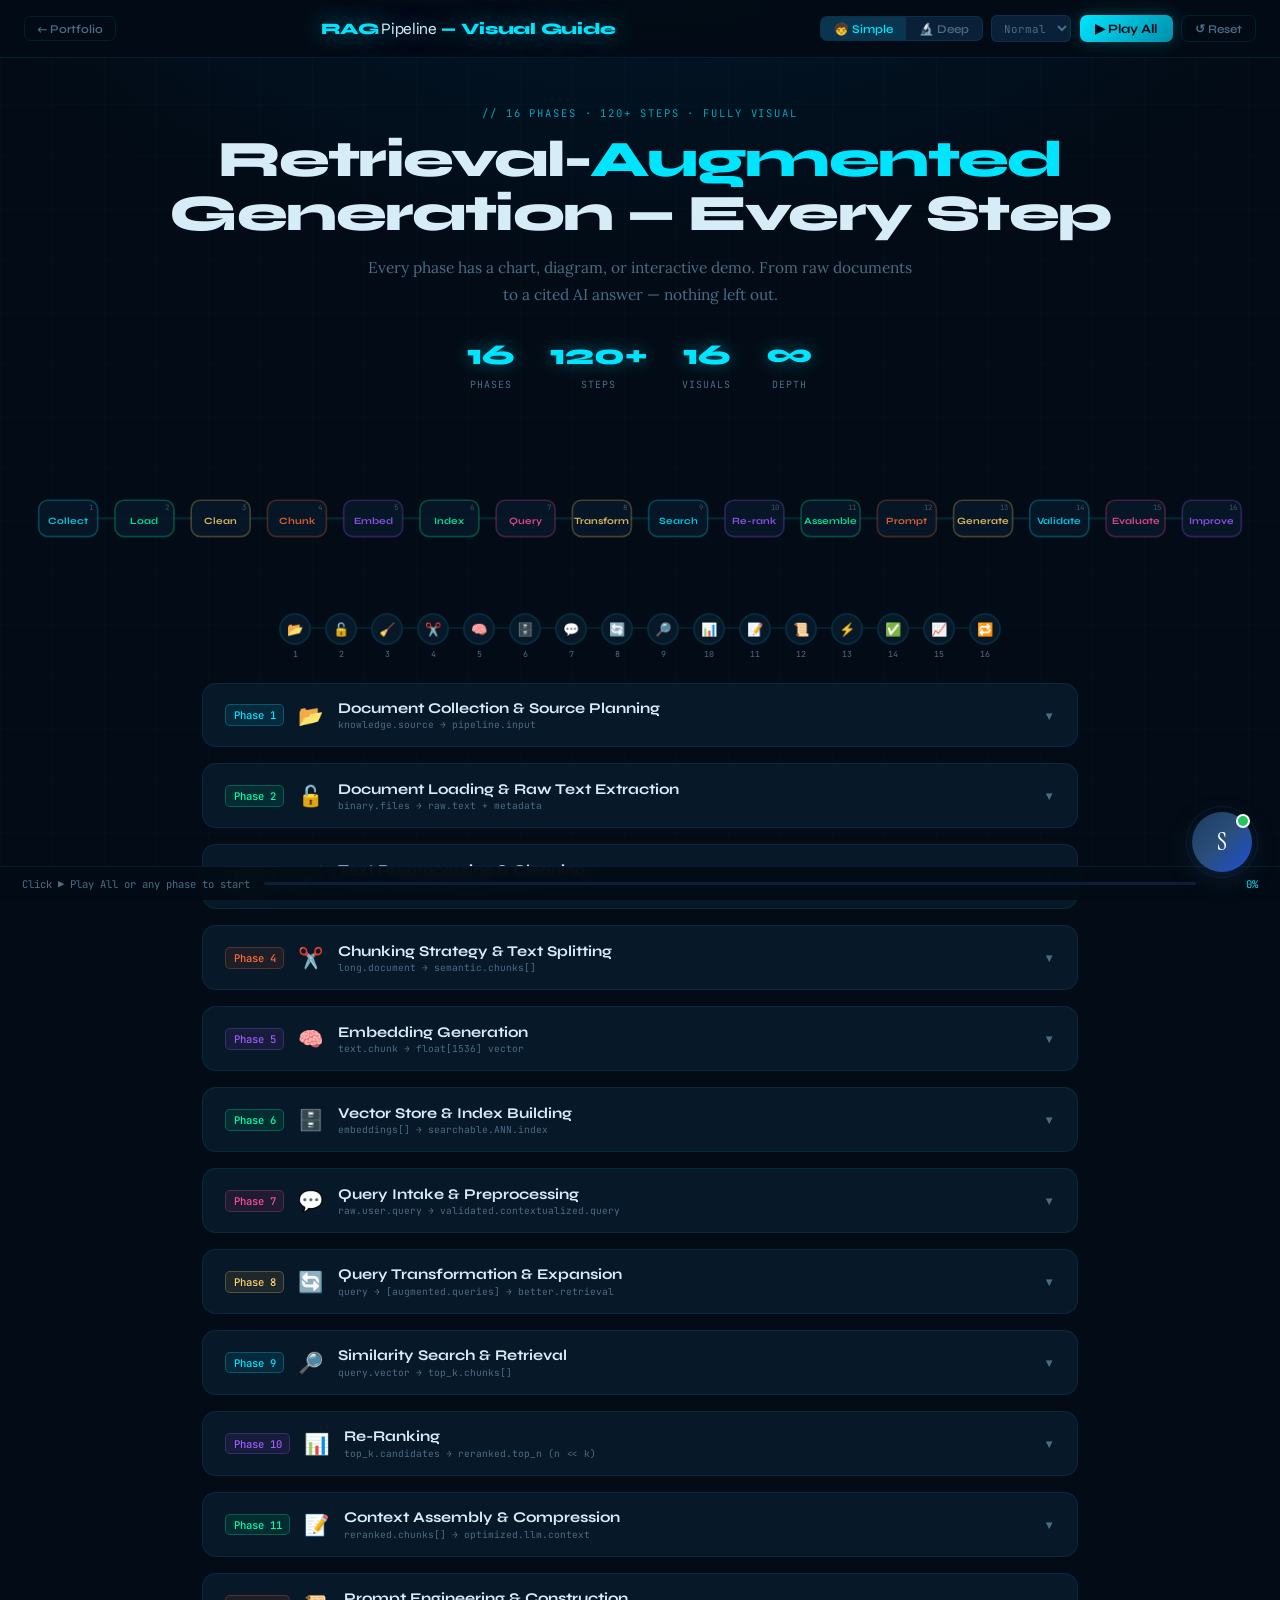
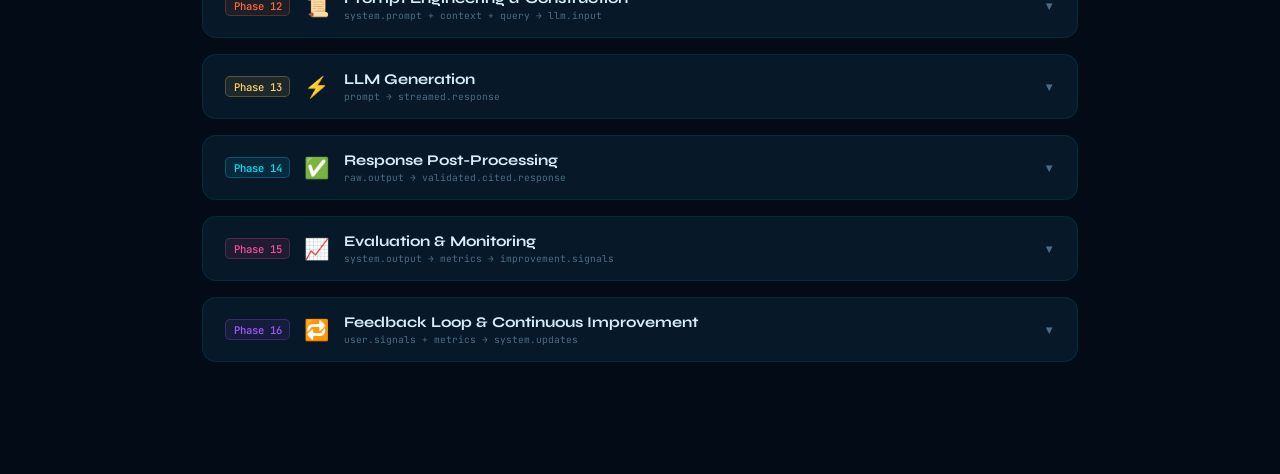
<file: rag-visual.html>
<!DOCTYPE html>
<html lang="en">
<head>
<meta charset="UTF-8">
<meta name="viewport" content="width=device-width, initial-scale=1.0">
<title>RAG Pipeline — Visual Learning Guide</title>
<link href="https://fonts.googleapis.com/css2?family=Syne:wght@400;600;700;800&family=JetBrains+Mono:wght@300;400;500&family=Lora:ital,wght@0,400;0,500;1,400&display=swap" rel="stylesheet">
<style>
:root{
  --bg:#030C16;--bg2:#071828;--bg3:#0A2038;
  --cyan:#00E5FF;--orange:#FF6B35;--purple:#A259FF;
  --green:#00FFA3;--yellow:#FFD166;--pink:#FF4D9E;
  --red:#FF4444;--blue:#4D9EFF;
  --text:#D6EDF8;--muted:#4A6D85;--border:rgba(0,229,255,0.09);
}
*,*::before,*::after{box-sizing:border-box;margin:0;padding:0}
html{scroll-behavior:smooth}
body{background:var(--bg);color:var(--text);font-family:'Lora',serif;min-height:100vh;overflow-x:hidden}
body::before{content:'';position:fixed;inset:0;
  background:radial-gradient(ellipse 80% 55% at 50% -8%,rgba(0,90,170,0.14) 0%,transparent 68%),
  repeating-linear-gradient(rgba(0,229,255,0.018) 0,rgba(0,229,255,0.018) 1px,transparent 1px,transparent 52px),
  repeating-linear-gradient(90deg,rgba(0,229,255,0.018) 0,rgba(0,229,255,0.018) 1px,transparent 1px,transparent 52px);
  pointer-events:none;z-index:0}

/* TOPBAR */
#topbar{position:sticky;top:0;z-index:100;background:rgba(3,12,22,0.95);backdrop-filter:blur(18px);border-bottom:1px solid var(--border);display:flex;align-items:center;justify-content:space-between;padding:0 1.5rem;height:58px;gap:1rem}
.logo{font-family:'Syne',sans-serif;font-weight:800;font-size:1rem;color:var(--cyan);letter-spacing:-0.02em;white-space:nowrap;text-shadow:0 0 22px rgba(0,229,255,0.5)}
.logo span{color:var(--text);font-weight:400}
.hctrls{display:flex;align-items:center;gap:0.55rem;flex-wrap:wrap}
.togwrap{display:flex;background:var(--bg3);border:1px solid var(--border);border-radius:7px;overflow:hidden}
.togbtn{padding:0.28rem 0.8rem;background:transparent;border:none;font-family:'Syne',sans-serif;font-size:0.74rem;font-weight:600;color:var(--muted);cursor:pointer;transition:all 0.18s}
.togbtn.on{background:rgba(0,229,255,0.11);color:var(--cyan)}
.playbtn{display:flex;align-items:center;gap:0.38rem;background:linear-gradient(135deg,#00E5FF,#008EAA);border:none;border-radius:7px;padding:0.35rem 0.95rem;font-family:'Syne',sans-serif;font-weight:700;font-size:0.8rem;color:#030C16;cursor:pointer;transition:all 0.2s;box-shadow:0 0 16px rgba(0,229,255,0.25)}
.playbtn:hover{transform:translateY(-1px);box-shadow:0 0 26px rgba(0,229,255,0.42)}
.playbtn.stop{background:linear-gradient(135deg,#FF6B35,#BB4418);box-shadow:0 0 16px rgba(255,107,53,0.25)}
.rstbtn{background:transparent;border:1px solid var(--border);border-radius:7px;padding:0.35rem 0.8rem;font-family:'Syne',sans-serif;font-size:0.74rem;font-weight:600;color:var(--muted);cursor:pointer;transition:all 0.18s}
.rstbtn:hover{border-color:var(--muted);color:var(--text)}
.spd{background:var(--bg3);border:1px solid var(--border);border-radius:6px;color:var(--muted);font-family:'JetBrains Mono',monospace;font-size:0.68rem;padding:0.28rem 0.5rem;cursor:pointer;outline:none}

/* HERO */
#hero{position:relative;z-index:1;text-align:center;padding:3rem 1.5rem 2rem}
.hbadge{font-family:'JetBrains Mono',monospace;font-size:0.66rem;letter-spacing:0.18em;color:var(--cyan);opacity:0.7;text-transform:uppercase;margin-bottom:0.8rem}
#hero h1{font-family:'Syne',sans-serif;font-weight:800;font-size:clamp(1.8rem,4.2vw,3.2rem);line-height:1.06;letter-spacing:-0.03em;margin-bottom:0.8rem}
#hero h1 em{font-style:normal;color:var(--cyan)}
#hero p{font-size:0.97rem;color:var(--muted);max-width:560px;margin:0 auto 1.8rem;line-height:1.75}
.hstats{display:flex;justify-content:center;gap:2.2rem;flex-wrap:wrap;margin-bottom:2rem}
.hstat{text-align:center}
.hstat-n{font-family:'Syne',sans-serif;font-weight:800;font-size:1.8rem;color:var(--cyan);display:block;text-shadow:0 0 16px rgba(0,229,255,0.38)}
.hstat-l{font-family:'JetBrains Mono',monospace;font-size:0.62rem;color:var(--muted);letter-spacing:0.1em;text-transform:uppercase}

/* PIPELINE SVG */
#pipeline-svg-wrap{position:relative;z-index:1;padding:0 1rem 1rem;overflow-x:auto}

/* MINIMAP */
#minimap{position:relative;z-index:1;padding:1rem 1.5rem 0.5rem;overflow-x:auto}
#mtrack{display:flex;align-items:center;min-width:max-content;margin:0 auto;justify-content:center}
.mdot{display:flex;flex-direction:column;align-items:center;gap:0.22rem;cursor:pointer}
.mdot:hover .mcirc{transform:scale(1.22)}
.mcirc{width:32px;height:32px;border-radius:50%;background:var(--bg2);border:2px solid var(--border);display:flex;align-items:center;justify-content:center;font-size:0.82rem;transition:all 0.28s}
.mcirc.active{border-color:var(--cyan);background:rgba(0,229,255,0.1);box-shadow:0 0 14px rgba(0,229,255,0.38)}
.mcirc.done{border-color:rgba(0,229,255,0.32)}
.mnum{font-family:'JetBrains Mono',monospace;font-size:0.52rem;color:var(--muted)}
.mconn{width:14px;height:2px;background:var(--border);margin-bottom:16px;flex-shrink:0;transition:background 0.28s}
.mconn.lit{background:var(--cyan);box-shadow:0 0 5px var(--cyan)}

/* MAIN */
#main{position:relative;z-index:1;max-width:920px;margin:0 auto;padding:1rem 1.4rem 7rem;display:flex;flex-direction:column;gap:1rem}

/* PHASE CARD */
.pcard{background:var(--bg2);border:1px solid var(--border);border-radius:14px;overflow:hidden;transition:border-color 0.3s,box-shadow 0.3s;position:relative}
.pcard.active{border-color:var(--phase-c,var(--cyan));box-shadow:0 0 32px rgba(0,0,0,0.45),0 0 16px var(--phase-glow,rgba(0,229,255,0.15))}
.pcard::before{content:'';position:absolute;top:0;left:0;right:0;height:2px;background:linear-gradient(90deg,transparent,var(--phase-c,var(--cyan)),transparent);opacity:0;transition:opacity 0.32s}
.pcard.active::before,.pcard.open::before{opacity:1}

.phead{display:flex;align-items:center;gap:0.85rem;padding:0.95rem 1.35rem;cursor:pointer;user-select:none}
.pnum{font-family:'JetBrains Mono',monospace;font-size:0.66rem;font-weight:500;padding:0.17rem 0.48rem;border-radius:5px;white-space:nowrap;flex-shrink:0}
.pemoji{font-size:1.28rem;flex-shrink:0}
.ptitles{flex:1}
.ptitle{font-family:'Syne',sans-serif;font-weight:700;font-size:0.93rem;color:var(--text)}
.psub{font-family:'JetBrains Mono',monospace;font-size:0.6rem;color:var(--muted);margin-top:0.1rem}
.parrow{font-size:0.72rem;color:var(--muted);transition:transform 0.26s;flex-shrink:0}
.pcard.open .parrow{transform:rotate(180deg)}

.pbody{display:none;border-top:1px solid var(--border)}
.pcard.open .pbody{display:block}

/* VISUAL PANEL */
.vpanel{padding:1.2rem 1.35rem;border-bottom:1px solid var(--border);background:rgba(0,0,0,0.2)}
.vpanel-title{font-family:'JetBrains Mono',monospace;font-size:0.62rem;letter-spacing:0.12em;color:var(--muted);text-transform:uppercase;margin-bottom:0.9rem;opacity:0.8}

/* TABS */
.ptabs{display:flex;border-bottom:1px solid var(--border);padding:0 1.35rem}
.ptab{padding:0.6rem 0.85rem;cursor:pointer;font-family:'Syne',sans-serif;font-size:0.73rem;font-weight:600;color:var(--muted);border-bottom:2px solid transparent;margin-bottom:-1px;transition:all 0.16s}
.ptab.on{color:var(--phase-c,var(--cyan));border-bottom-color:var(--phase-c,var(--cyan))}
.pcon{display:none;padding:1.35rem}
.pcon.on{display:block}

/* TEXT CONTENT */
.sbox{background:rgba(0,229,255,0.04);border:1px solid rgba(0,229,255,0.09);border-radius:9px;padding:1rem 1.2rem;margin-bottom:1.1rem}
.slabel{font-family:'JetBrains Mono',monospace;font-size:0.6rem;letter-spacing:0.12em;color:var(--cyan);opacity:0.7;text-transform:uppercase;margin-bottom:0.4rem}
.stext{font-size:0.95rem;line-height:1.78;color:var(--text)}
.analogy{font-style:italic;color:var(--yellow);background:rgba(255,209,102,0.06);border-left:3px solid rgba(255,209,102,0.36);padding:0.52rem 0.88rem;border-radius:0 7px 7px 0;margin-top:0.65rem;font-size:0.91rem;line-height:1.65}
.techtext{font-size:0.91rem;line-height:1.8;color:#aacad8;margin-bottom:1.1rem}
.slabel2{font-family:'Syne',sans-serif;font-weight:700;font-size:0.68rem;letter-spacing:0.1em;color:var(--muted);text-transform:uppercase;margin-bottom:0.65rem}
.step{display:flex;gap:0.75rem;margin-bottom:0.9rem;align-items:flex-start}
.sdot{width:20px;height:20px;border-radius:50%;background:rgba(0,229,255,0.08);border:1.5px solid rgba(0,229,255,0.3);display:flex;align-items:center;justify-content:center;font-family:'JetBrains Mono',monospace;font-size:0.56rem;color:var(--cyan);flex-shrink:0;margin-top:0.08rem}
.scontent{flex:1}
.sname{font-family:'Syne',sans-serif;font-weight:600;font-size:0.84rem;color:var(--text);margin-bottom:0.16rem}
.sdesc{font-size:0.84rem;line-height:1.63;color:var(--muted)}
.sdesc.t{color:#8aaabb;font-size:0.81rem}
.subslist{margin-top:0.42rem;padding-left:0.5rem;border-left:2px solid rgba(0,229,255,0.13)}
.subitem{font-family:'JetBrains Mono',monospace;font-size:0.7rem;color:#4e7282;padding:0.16rem 0 0.16rem 0.65rem;line-height:1.58;position:relative}
.subitem::before{content:'→';position:absolute;left:0;color:rgba(0,229,255,0.38)}
.dgrid{display:grid;grid-template-columns:1fr 1fr;gap:0.65rem;margin-bottom:1.1rem}
@media(max-width:560px){.dgrid{grid-template-columns:1fr}}
.dcard{background:rgba(162,89,255,0.06);border:1px solid rgba(162,89,255,0.16);border-radius:8px;padding:0.75rem 0.9rem}
.dq{font-family:'Syne',sans-serif;font-weight:600;font-size:0.73rem;color:var(--purple);margin-bottom:0.28rem}
.da{font-size:0.78rem;color:#96acba;line-height:1.52}
.pitlist{display:flex;flex-direction:column;gap:0.45rem}
.pit{display:flex;gap:0.5rem;align-items:flex-start;background:rgba(255,107,53,0.05);border:1px solid rgba(255,107,53,0.13);border-radius:7px;padding:0.6rem 0.8rem;font-size:0.79rem;color:#b89c8c;line-height:1.52}
.shdr{font-family:'Syne',sans-serif;font-weight:700;font-size:0.68rem;letter-spacing:0.12em;text-transform:uppercase;color:var(--muted);display:flex;align-items:center;gap:0.45rem;margin:1.1rem 0 0.65rem}
.shdr::after{content:'';flex:1;height:1px;background:var(--border)}
.codeblock{background:#010C18;border:1px solid rgba(0,229,255,0.09);border-radius:8px;overflow:hidden;margin-bottom:1rem}
.codehdr{display:flex;justify-content:space-between;align-items:center;padding:0.45rem 0.95rem;background:rgba(0,229,255,0.04);border-bottom:1px solid rgba(0,229,255,0.07)}
.codelang{font-family:'JetBrains Mono',monospace;font-size:0.6rem;color:var(--cyan);letter-spacing:0.08em}
.codebody{padding:0.9rem 1.1rem;overflow-x:auto;font-family:'JetBrains Mono',monospace;font-size:0.74rem;line-height:1.72;color:#9ec0cc}
.codebody pre{white-space:pre;margin:0}
.kw{color:#A259FF}.fn{color:#00E5FF}.str{color:#00FFA3}.cm{color:#2e5262;font-style:italic}.num{color:#FF6B35}.cls{color:#FFD166}

/* CANVAS CHARTS */
canvas.chart{display:block;width:100%;max-width:100%}

/* PROGRESS */
#progbar{position:fixed;bottom:0;left:0;right:0;z-index:99;background:rgba(3,12,22,0.94);backdrop-filter:blur(12px);border-top:1px solid var(--border);display:flex;align-items:center;gap:0.85rem;padding:0.58rem 1.4rem}
#proglabel{font-family:'JetBrains Mono',monospace;font-size:0.66rem;color:var(--muted);white-space:nowrap;overflow:hidden;text-overflow:ellipsis;max-width:240px}
.ptrack{flex:1;height:3px;background:var(--bg3);border-radius:999px;overflow:hidden}
.pfill{height:100%;width:0%;border-radius:999px;background:linear-gradient(90deg,var(--cyan),var(--purple));transition:width 0.42s ease;box-shadow:0 0 6px var(--cyan)}
#progpct{font-family:'JetBrains Mono',monospace;font-size:0.66rem;color:var(--cyan);width:3rem;text-align:right;flex-shrink:0}

/* INTERACTIVE ELEMENTS */
.slider-wrap{display:flex;flex-direction:column;gap:0.5rem;margin-bottom:0.8rem}
.slider-row{display:flex;align-items:center;gap:0.8rem}
.slider-label{font-family:'JetBrains Mono',monospace;font-size:0.7rem;color:var(--muted);width:120px;flex-shrink:0}
input[type=range]{flex:1;-webkit-appearance:none;height:4px;border-radius:2px;background:var(--bg3);outline:none;cursor:pointer}
input[type=range]::-webkit-slider-thumb{-webkit-appearance:none;width:14px;height:14px;border-radius:50%;background:var(--cyan);cursor:pointer;box-shadow:0 0 6px rgba(0,229,255,0.5)}
.slider-val{font-family:'JetBrains Mono',monospace;font-size:0.72rem;color:var(--cyan);min-width:45px;text-align:right}

/* CHUNK DEMO */
#chunk-text-demo{font-family:'JetBrains Mono',monospace;font-size:0.72rem;line-height:1.7;padding:0.8rem;background:#010C18;border:1px solid rgba(0,229,255,0.1);border-radius:8px;word-break:break-word;max-height:160px;overflow-y:auto}
.chunk-block{display:inline;border-radius:3px;padding:1px 0}

/* FEATURE MATRIX */
.fmatrix{width:100%;border-collapse:collapse;font-size:0.75rem;margin-bottom:0.5rem}
.fmatrix th{font-family:'Syne',sans-serif;font-weight:700;font-size:0.68rem;color:var(--muted);text-transform:uppercase;letter-spacing:0.08em;padding:0.45rem 0.6rem;text-align:left;border-bottom:1px solid var(--border)}
.fmatrix td{padding:0.42rem 0.6rem;border-bottom:1px solid rgba(0,229,255,0.05);color:var(--text);font-family:'JetBrains Mono',monospace}
.fmatrix tr:hover td{background:rgba(0,229,255,0.03)}
.tag{display:inline-block;font-family:'JetBrains Mono',monospace;font-size:0.62rem;padding:0.12rem 0.45rem;border-radius:4px;font-weight:500}
.tag.yes{background:rgba(0,255,163,0.1);color:var(--green);border:1px solid rgba(0,255,163,0.2)}
.tag.no{background:rgba(255,68,68,0.08);color:var(--red);border:1px solid rgba(255,68,68,0.15)}
.tag.partial{background:rgba(255,209,102,0.1);color:var(--yellow);border:1px solid rgba(255,209,102,0.2)}

/* SCORE BARS (inline) */
.score-bar-row{display:flex;align-items:center;gap:0.7rem;margin-bottom:0.45rem}
.score-bar-label{font-family:'JetBrains Mono',monospace;font-size:0.7rem;color:var(--text);width:160px;flex-shrink:0;white-space:nowrap;overflow:hidden;text-overflow:ellipsis}
.score-bar-track{flex:1;height:10px;background:var(--bg3);border-radius:999px;overflow:hidden;position:relative}
.score-bar-fill{height:100%;border-radius:999px;transition:width 0.8s ease}
.score-bar-val{font-family:'JetBrains Mono',monospace;font-size:0.68rem;color:var(--muted);width:38px;text-align:right;flex-shrink:0}

/* GAUGE */
.gauges-row{display:flex;justify-content:space-around;flex-wrap:wrap;gap:1rem;padding:0.5rem 0}
.gauge-wrap{display:flex;flex-direction:column;align-items:center;gap:0.4rem}
.gauge-label{font-family:'JetBrains Mono',monospace;font-size:0.65rem;color:var(--muted);text-align:center;max-width:90px}

/* PARTICLE */
@keyframes floatup{0%{transform:translateY(0) scale(1);opacity:.9}100%{transform:translateY(-52px) scale(.2);opacity:0}}
.particle{position:fixed;pointer-events:none;z-index:200;width:4px;height:4px;border-radius:50%;animation:floatup 0.72s ease-out forwards}
@keyframes openani{from{opacity:0;transform:translateY(8px)}to{opacity:1;transform:translateY(0)}}
.oa .pbody{animation:openani 0.28s ease}

/* SCROLL */
::-webkit-scrollbar{width:5px;height:5px}
::-webkit-scrollbar-track{background:var(--bg)}
::-webkit-scrollbar-thumb{background:var(--bg3);border-radius:999px}

/* COMPARISON BOX */
.compare-wrap{display:grid;grid-template-columns:1fr 1fr;gap:0.8rem;margin-bottom:0.5rem}
@media(max-width:560px){.compare-wrap{grid-template-columns:1fr}}
.compare-box{background:#010C18;border:1px solid var(--border);border-radius:8px;padding:0.8rem}
.compare-title{font-family:'Syne',sans-serif;font-weight:700;font-size:0.72rem;margin-bottom:0.5rem}

/* FLOW NODES */
.flow-wrap{display:flex;align-items:center;gap:0;overflow-x:auto;padding:0.3rem 0}
.flow-node{display:flex;flex-direction:column;align-items:center;gap:0.25rem;flex-shrink:0}
.flow-box{padding:0.4rem 0.65rem;border-radius:8px;font-family:'JetBrains Mono',monospace;font-size:0.66rem;text-align:center;border:1px solid;white-space:nowrap}
.flow-node-label{font-family:'JetBrains Mono',monospace;font-size:0.58rem;color:var(--muted);text-align:center;max-width:80px}
/* BACK BUTTON */
#topbar .backbtn{
  display:flex;align-items:center;
  font-family:'Syne',sans-serif;font-size:0.74rem;font-weight:600;
  color:var(--muted);text-decoration:none;
  padding:0.28rem 0.75rem;border:1px solid var(--border);border-radius:7px;
  background:transparent;transition:all 0.18s;white-space:nowrap;flex-shrink:0;
}
#topbar .backbtn:hover{color:var(--cyan);border-color:rgba(0,229,255,0.4);background:rgba(0,229,255,0.06);text-decoration:none;}
#topbar .backbtn{display:flex;align-items:center;font-family:'Syne',sans-serif;font-size:0.74rem;font-weight:600;color:var(--muted);text-decoration:none;padding:0.28rem 0.75rem;border:1px solid var(--border);border-radius:7px;background:transparent;transition:all 0.18s;white-space:nowrap;flex-shrink:0;}
#topbar .backbtn:hover{color:var(--cyan);border-color:rgba(0,229,255,0.4);background:rgba(0,229,255,0.06);text-decoration:none;}
</style>
</head>
<body>

<div id="topbar">
  <a href="index.html" class="backbtn" title="Back to Portfolio">← Portfolio</a>
  <div class="logo">RAG<span> Pipeline</span> — Visual Guide</div>
  <div class="hctrls">
    <div class="togwrap">
      <button class="togbtn on" id="btn-simple" onclick="setMode('simple')">🧒 Simple</button>
      <button class="togbtn" id="btn-deep" onclick="setMode('deep')">🔬 Deep</button>
    </div>
    <select class="spd" id="spd"><option value="3200">Normal</option><option value="1600">Fast</option><option value="6000">Slow</option></select>
    <button class="playbtn" id="playbtn" onclick="togglePlay()">▶ Play All</button>
    <button class="rstbtn" onclick="resetAll()">↺ Reset</button>
  </div>
</div>

<div id="hero">
  <div class="hbadge">// 16 phases · 120+ steps · fully visual</div>
  <h1>Retrieval-<em>Augmented</em><br>Generation — Every Step</h1>
  <p>Every phase has a chart, diagram, or interactive demo. From raw documents to a cited AI answer — nothing left out.</p>
  <div class="hstats">
    <div class="hstat"><span class="hstat-n">16</span><span class="hstat-l">Phases</span></div>
    <div class="hstat"><span class="hstat-n">120+</span><span class="hstat-l">Steps</span></div>
    <div class="hstat"><span class="hstat-n">16</span><span class="hstat-l">Visuals</span></div>
    <div class="hstat"><span class="hstat-n">∞</span><span class="hstat-l">Depth</span></div>
  </div>
</div>

<!-- PIPELINE OVERVIEW SVG -->
<div id="pipeline-svg-wrap">
  <svg id="pipeline-svg" viewBox="0 0 1100 110" xmlns="http://www.w3.org/2000/svg" style="width:100%;min-width:700px;display:block;margin:0 auto"></svg>
</div>

<div id="minimap"><div id="mtrack"></div></div>
<div id="main"></div>

<div id="progbar">
  <div id="proglabel">Click ▶ Play All or any phase to start</div>
  <div class="ptrack"><div class="pfill" id="pfill"></div></div>
  <div id="progpct">0%</div>
</div>

<script>
// ════════════════════════════════════════════════
// UTILITY
// ════════════════════════════════════════════════
function h2r(hex, a) {
  var r=parseInt(hex.slice(1,3),16), g=parseInt(hex.slice(3,5),16), b=parseInt(hex.slice(5,7),16);
  return 'rgba('+r+','+g+','+b+','+(a||1)+')';
}
function lerp(a,b,t){return a+(b-a)*t}
function el(id){return document.getElementById(id)}

// ════════════════════════════════════════════════
// PHASE DATA
// ════════════════════════════════════════════════
var PHASES = [
{
  id:1,emoji:"📂",color:"#00E5FF",
  title:"Document Collection & Source Planning",
  sub:"knowledge.source → pipeline.input",
  simple:"Before building anything, decide which documents your AI will learn from — PDFs, web pages, spreadsheets, emails. Like deciding which books go in a library before building the shelves.",
  analogy:"🏫 Imagine you're opening a school library. First, make a list of EVERY book that should be in it, where to get each book, and what topics they cover. You make the plan before touching a single book.",
  tech:"Document collection defines the knowledge boundary of your RAG system. Quality, coverage, and diversity of your corpus directly bounds maximum achievable answer quality. Define a knowledge domain, enumerate all authoritative sources, assess quality, plan access methods, and establish data governance before any ingestion begins.",
  steps:[
    {name:"Define Knowledge Domain",simple:"Decide WHAT your AI should know about.",tech:"Write a formal domain boundary spec: topics, temporal range, languages, audience level. This scopes the corpus and prevents index bloat.",subs:["IN scope vs OUT of scope — write it down","Identify primary (authoritative) vs secondary sources","Estimate corpus size: document count, total token budget"]},
    {name:"Enumerate All Document Sources",simple:"Make a complete map of where all your information lives.",tech:"Create a source registry mapping each source to its access method, format, update cadence, and expected token volume.",subs:["Internal: local disk, NFS, network shares","Cloud: S3, GCS, Azure Blob, SharePoint, Google Drive","Databases: SQL, MongoDB, Notion, Confluence","Web: crawl with robots.txt compliance","APIs: REST, GraphQL, RSS feeds"]},
    {name:"Assess Quality & Compliance",simple:"Not every document is useful. Check: is this accurate? Up to date? Legal to use?",tech:"Score each source: authority, freshness, signal-to-noise ratio. Check licensing, PII, and legal restrictions.",subs:["Check publication/modified dates","Evaluate source authority","Estimate boilerplate percentage","Check copyright and licensing","PII and confidentiality review"]}
  ],
  decisions:[{q:"Broad vs narrow corpus?",a:"Narrow and high-quality beats broad and noisy. Start with authoritative sources, expand carefully."},{q:"Static or live-updating?",a:"Static is simpler. Add incremental updates once core system works."}],
  pitfalls:["Low-quality documents degrade retrieval — quality over quantity","Not tracking source metadata means losing traceability forever","Ignoring licensing can create legal liability in production"]
},
{
  id:2,emoji:"🔓",color:"#00FFA3",
  title:"Document Loading & Raw Text Extraction",
  sub:"binary.files → raw.text + metadata",
  simple:"Now you actually READ each document. A computer opens a PDF and pulls out the real text. The tricky part: some PDFs are just photographs of pages — the computer sees pixels, not letters!",
  analogy:"📖 You have books in 10 different formats. Some are readable, some are just pictures of pages. You need a different 'reader' for each type — one who can read Excel, one who can read photographs (OCR!).",
  tech:"Document loading is the boundary between raw binary files and structured text objects. Each format requires a dedicated parser. The output must be a normalized text string plus a structured metadata dict. Poor extraction quality cannot be recovered at later stages.",
  steps:[
    {name:"Select Document Loader",simple:"Pick the right tool for each file type.",tech:"LangChain, LlamaIndex, or Unstructured.io are primary options. Unstructured.io offers the most format coverage with auto-detection.",subs:["LangChain: PyPDFLoader, Docx2txtLoader, CSVLoader, WebBaseLoader","LlamaIndex: SimpleDirectoryReader, PDFReader","Unstructured.io: universal loader, best for mixed pipelines"]},
    {name:"OCR for Scanned PDFs",simple:"Some PDFs are just photos — OCR reads the pixels and figures out the letters.",tech:"Detect if PDF has a text layer vs is image-only. For image PDFs, render at 300 DPI, apply OCR. Silent empty output is the key failure mode.",subs:["Tesseract OCR: open source, 100+ languages","AWS Textract: managed, excellent for forms","Google Document AI: best accuracy","PaddleOCR: fast, good multilingual support","Preprocessing: deskew, denoise, binarize before OCR"]},
    {name:"Extract Metadata",simple:"While reading, save extra info ABOUT each document — who wrote it, when, what page.",tech:"Each Document object must carry a rich metadata dict. This is stored alongside vectors and enables filtered retrieval.",subs:["source path, filename, title, author","created_date / modified_date","page_number, section_heading","document_type: pdf | docx | html | csv","language (detected ISO code)"]}
  ],
  decisions:[{q:"Which PDF library?",a:"PyMuPDF for speed+quality. pdfplumber for complex tables. Unstructured.io for zero-code mixed pipelines."},{q:"When to use OCR?",a:"Check for a text layer first. OCR only for image-based PDFs — it's 10x slower."}],
  pitfalls:["Running text extractor on a scanned PDF — silent empty output","Not preserving page numbers — can't cite sources later","Encoding issues (UTF-8 vs Latin-1) corrupt special characters silently"]
},
{
  id:3,emoji:"🧹",color:"#FFD166",
  title:"Text Preprocessing & Cleaning",
  sub:"raw.text → clean.normalized.text",
  simple:"Raw text from documents is MESSY — page numbers in the middle of sentences, repeated headers on every page, weird symbols. Cleaning removes all that junk.",
  analogy:"🧽 You copied text from a book by hand but accidentally included page numbers, headers, and coffee-stain symbols. Cleaning is going back and erasing all that extra stuff so only the real content remains.",
  tech:"Preprocessing transforms noisy, format-artifact-laden raw strings into clean, normalized text that will embed consistently. Incomplete cleaning propagates artifacts into chunks → embeddings → retrieval — and it's very hard to debug downstream.",
  steps:[
    {name:"Strip HTML Tags & Boilerplate",simple:"Remove invisible code tags and repeated text that appears on every page.",tech:"Use BeautifulSoup for HTML. Detect boilerplate with n-gram frequency analysis — strings on >50% of pages are headers/footers.",subs:["BeautifulSoup(text, 'html.parser').get_text()","Preserve img alt attributes as [IMAGE: alt]","Frequency analysis to detect repeated page headers","Remove legal disclaimers identical across all documents"]},
    {name:"Unicode Normalization",simple:"Some characters look the same but are different inside the computer. Make them all the same.",tech:"Apply NFKC normalization to canonicalize equivalent characters, expand ligatures (ﬁ→fi), resolve compatibility characters.",subs:["unicodedata.normalize('NFKC', text)","Fix smart quotes: \u201c \u201d to straight quotes","Remove Zero Width Non-Joiner (ZWNJ), BOM markers","ftfy library: fixes most UTF-8 mojibake automatically"]},
    {name:"PII Detection & Redaction",simple:"Remove or replace personal information — names, phone numbers, email addresses — before storing.",tech:"Use spaCy NER + regex for structured PII patterns. Replace with typed placeholders to preserve semantic structure.",subs:["Regex: SSN, credit card, phone, email, IP address","spaCy NER: PERSON, ORG, GPE entities","Microsoft Presidio: production-grade PII detection","Replace: [PERSON_1], [PHONE_1], [EMAIL_1]"]}
  ],
  decisions:[{q:"Remove stopwords?",a:"No — for RAG, stopwords carry meaning. Only remove for sparse keyword indexes."},{q:"Lowercase everything?",a:"Optional. Most modern embedding models handle case internally. Keep case for better named entity retrieval."}],
  pitfalls:["Over-aggressive cleaning removes meaningful content — numbers, names, and abbreviations","Removing table data as 'noise' — tables contain the most precise factual information","Forgetting encoding issues corrupts special characters silently"]
},
{
  id:4,emoji:"✂️",color:"#FF6B35",
  title:"Chunking Strategy & Text Splitting",
  sub:"long.document → semantic.chunks[]",
  simple:"Cut long documents into small pieces. The trick: cut at the RIGHT places so each piece still makes complete sense on its own.",
  analogy:"🍕 Imagine a giant pizza. If you put the whole thing on someone's plate, it's too much. If you cut badly (right through a topping), pieces don't make sense. Good chunking cuts along natural lines so every slice is a complete, meaningful piece.",
  tech:"Chunking is the most impactful hyperparameter in a RAG pipeline. Too small = chunks lose context. Too large = retrieval precision drops (LLM attention diluted). Chunk size, strategy, and overlap must be co-optimized with the embedding model's token limit and query specificity.",
  steps:[
    {name:"Token-Based Splitting",simple:"Count tokens (not letters!) to decide where to cut. One token ≈ 3/4 of a word.",tech:"Use the SAME tokenizer as your embedding model. If model limit = 512, chunk at 450 to leave buffer. Never use len(text) — always use the tokenizer.",subs:["tiktoken: OpenAI's library, cl100k_base for GPT-4/ada-002","HuggingFace AutoTokenizer for open-source models","1 token ≈ 4 chars ≈ 0.75 words","MUST use model's tokenizer, not character count"]},
    {name:"Recursive Character Splitter",simple:"Try to split at paragraph breaks first, then sentences, then words — whichever keeps things most natural.",tech:"LangChain RecursiveCharacterTextSplitter: tries separators in priority order ['\\n\\n','\\n','. ',' ',''] — the gold standard for generic text.",subs:["Separators tried in order: \\n\\n, \\n, '. ', '! ', ' ', ''","Respects chunk_size + chunk_overlap in tokens","Most robust default for prose documents"]},
    {name:"Overlap Strategy",simple:"The end of chunk 1 is repeated at the start of chunk 2 — so a sentence at the boundary appears in both chunks. This prevents losing context at the seams.",tech:"Overlap prevents retrieval failure when a query spans a chunk boundary. Standard: 10–20% of chunk size. Track overlap in metadata.",subs:["50–100 tokens overlap for 512-token chunks","Too much: inflates index, redundant embeddings","Too little: misses boundary-spanning queries","Track prev_chunk_id, next_chunk_id in metadata"]}
  ],
  decisions:[{q:"Which chunk size?",a:"Start at 512 tokens. Run ablation on your golden test set at [128, 256, 512, 1024]. Measure Recall@5 for each."},{q:"Hierarchical chunking?",a:"Search in small child chunks (128 tokens) for precision, retrieve their larger parent (512 tokens) for context. Best of both worlds."}],
  pitfalls:["Using character count instead of token count — embedding model overflows silently","Zero overlap — queries spanning chunk boundaries return no relevant results","Not attaching chunk metadata — lose source attribution permanently"],
  code:"<span class='kw'>from</span> langchain.text_splitter <span class='kw'>import</span> RecursiveCharacterTextSplitter\n<span class='kw'>import</span> tiktoken\n\nenc = tiktoken.encoding_for_model(<span class='str'>\"text-embedding-3-small\"</span>)\n<span class='kw'>def</span> <span class='fn'>tok</span>(t): <span class='kw'>return</span> len(enc.encode(t))\n\nsplitter = RecursiveCharacterTextSplitter(\n    chunk_size=<span class='num'>512</span>, chunk_overlap=<span class='num'>64</span>,\n    length_function=tok,  <span class='cm'># MUST use tokenizer, not len()</span>\n    separators=[<span class='str'>\"\\\\n\\\\n\"</span>,<span class='str'>\"\\\\n\"</span>,<span class='str'>\". \"</span>,<span class='str'>\" \"</span>,<span class='str'>\"\"</span>]\n)"
},
{
  id:5,emoji:"🧠",color:"#A259FF",
  title:"Embedding Generation",
  sub:"text.chunk → float[1536] vector",
  simple:"Embedding gives every chunk a home on a huge invisible map of meaning. Similar ideas are placed near each other. When you search, your question also gets placed on this map and you find nearby chunks.",
  analogy:"🗺️ A giant map where every paragraph is pinned to a location. 'Dogs' and 'cats' are pinned near each other. 'Rocket science' is far away. Ask 'what does my pet eat?' — your question gets pinned near 'dogs' and 'cats' instantly!",
  tech:"Embeddings are dense vector representations in a high-dimensional space where semantic proximity corresponds to vector proximity under a distance metric. The embedding model's quality, training corpus, and dimensionality are the primary determinants of retrieval quality — the most impactful modeling decision in the pipeline.",
  steps:[
    {name:"Choose Your Embedding Model",simple:"Pick the AI brain that converts text to numbers. Check the MTEB leaderboard to find the best one.",tech:"Select based on MTEB Retrieval scores, max token limit, latency, cost, and privacy requirements. The chart on the right shows current top models.",subs:["OpenAI text-embedding-3-small: 1536d, 8191 tokens, best cost/quality","BAAI/bge-large-en-v1.5: top open-source, 512 token limit","intfloat/e5-large-v2: strong open-source alternative","Cohere embed-v3: strong, supports multilingual variant"]},
    {name:"Token Limit Alignment",simple:"CRITICAL: your chunks must be smaller than the model's maximum. If too long, it silently truncates — you lose data!",tech:"Every model has max_seq_length. Chunks exceeding it are silently truncated — the tail is unembedded. Assert token_count(chunk) <= model_max - 10 for every chunk.",subs:["OpenAI ada-002: 8191 max → chunk at 8000","BGE-large: 512 max → chunk at 450","Sentence-transformers: 256–512 depending on variant","Run assertion before every embedding call"]},
    {name:"Asymmetric Prefix Rules",simple:"Some models need you to say 'I'm embedding a question' vs 'I'm embedding a document'. Getting this wrong hurts quality.",tech:"E5 and BGE use different prompt prefixes for queries vs passages. Applying wrong prefix is a common production bug that causes significant quality degradation.",subs:["E5: prefix queries with 'query: ', docs with 'passage: '","BGE: prefix queries with 'Represent this sentence for searching relevant passages: '","OpenAI/Cohere: symmetric — same API for query and document","Critical: use SAME prefix at indexing AND query time"]}
  ],
  decisions:[{q:"API vs local model?",a:"API: easiest, production-quality. Local: free, private, needs GPU. Choose based on budget and data privacy requirements."},{q:"When to fine-tune?",a:"When Recall@10 < 0.75 AND you have 1000+ labeled (query, relevant_doc) pairs."}],
  pitfalls:["Not checking token count — silent truncation loses 30% of chunk content","Using document prefix for queries (E5/BGE) — major quality hit","Not caching embeddings — re-embedding unchanged corpus wastes 100% of embedding cost"]
},
{
  id:6,emoji:"🗄️",color:"#00FFA3",
  title:"Vector Store & Index Building",
  sub:"embeddings[] → searchable.ANN.index",
  simple:"Store all the number-lists (embeddings) in a special database that finds similar numbers lightning fast. A normal database finds exact matches. A vector database finds SIMILAR matches.",
  analogy:"📍 Google Maps doesn't find the exact address of every pizza place — it finds all pizza places NEAR your current location. A vector database works the same way, but with meaning-coordinates instead of GPS coordinates.",
  tech:"A vector store is a specialized database supporting approximate nearest neighbor (ANN) search. The index structure (HNSW, IVF, Flat) determines the trade-off between query latency, recall, index build time, and memory. The choice must account for scale, latency SLAs, metadata filtering, and operational overhead.",
  steps:[
    {name:"Select Vector Database",simple:"Choose the right storage system for your scale and needs.",tech:"Decision matrix: corpus size, query latency SLA, managed vs self-hosted, metadata filtering complexity, hybrid search support.",subs:["FAISS: in-process, no server, fastest — prototyping","Chroma: simple Python API — development","Qdrant: Rust-based, excellent filtering — self-hosted production","Pinecone: fully managed, zero ops — cloud production","pgvector: Postgres extension — good if you use Postgres already"]},
    {name:"Choose Index Type (HNSW vs IVF)",simple:"How the database organizes its search — like the difference between a sorted bookshelf vs a random pile.",tech:"HNSW: graph-based, O(log n) query, 95–99% recall, high memory. IVF: cluster-based, lower memory, slightly lower recall. Flat: exact but O(n) — only for <100k vectors.",subs:["HNSW parameters: M=16–64 (graph degree), ef_construction=200–400","Higher ef_search → better recall, slower query","IVF for >10M vectors where memory is constrained","HNSW is the default choice for most production systems"]},
    {name:"Schema Design & Upsert",simple:"Alongside each vector, store facts that help you filter: date, doc type, author. Add chunks in batches with deduplication.",tech:"Define metadata schema before indexing. Use deterministic IDs (hash of source + chunk_index) for idempotent upserts. Delete-then-insert for document updates.",subs:["String: source, filename, doc_type, language, section","Numeric: page_number, chunk_index, token_count, year","Boolean: is_table, is_code","ID: SHA-256(source + str(chunk_index)) — enables dedup"]}
  ],
  decisions:[{q:"FAISS vs Qdrant vs Pinecone?",a:"FAISS for prototyping. Qdrant for self-hosted production. Pinecone for managed zero-ops production."},{q:"pgvector or dedicated?",a:"pgvector for <5M vectors if already on Postgres. Dedicated vector DB for larger scale."}],
  pitfalls:["Flat index for 10M+ vectors — seconds-per-query latency","ef_search too low — poor recall looks like retrieval bugs","No deduplication — same document twice means duplicate context in generation"]
},
{
  id:7,emoji:"💬",color:"#FF4D9E",
  title:"Query Intake & Preprocessing",
  sub:"raw.user.query → validated.contextualized.query",
  simple:"When a user types a question, don't pass it straight through. Clean it, figure out what they're really asking (using conversation history), and classify it. 'What about its price?' means nothing without knowing the previous messages.",
  analogy:"🎧 A customer service agent always checks your history before answering. 'It won't work' means nothing without knowing what 'it' is from previous messages!",
  tech:"Query intake is the entry point of the online pipeline. Raw input must be sanitized, validated, contextualized with history, and classified before transformation. Poor preprocessing causes retrieval failures that appear as LLM hallucinations — misattributed root cause.",
  steps:[
    {name:"Validate & Sanitize",simple:"Make sure the query isn't empty, too long, or trying to inject malicious instructions.",tech:"Input validation: non-empty, within token budget (≤1000 tokens), no injection patterns, accepted language. Log with timestamp and user_id.",subs:["Assert: query.strip() != ''","Token count ≤ 1000 (prevents prompt injection via long inputs)","Sanitize HTML tags, SQL injection patterns","Rate limiting: 60 requests/minute per user"]},
    {name:"Conversation History Context",simple:"Look at the last few messages — 'it', 'this', 'that' all refer to something said earlier.",tech:"Maintain a sliding window of (role, content) pairs. Sliding window truncation respects token budget. Compress older turns by summarization.",subs:["Store: [(role, content, timestamp)] per session","Sliding window: last 5–10 turns fitting within token budget","Session isolation: UUID per conversation","Compress: summarize turns older than 5 to save tokens"]},
    {name:"Intent Classification",simple:"Figure out what TYPE of question this is — factual? comparison? summary? This routes to the best retrieval strategy.",tech:"Route each intent class to an optimized retrieval configuration. Use LLM zero-shot or fine-tuned classifier.",subs:["factual_lookup → small-k retrieval (top 3)","comparison → retrieve docs for each entity separately","summarization → large-k retrieval (top 10–20)","out_of_scope → skip retrieval, use fallback response"]}
  ],
  decisions:[{q:"How many history turns?",a:"Last 5–10 turns capped by token budget. Summarize older turns."},{q:"When to extract metadata filters?",a:"Always attempt extraction. Apply only if confidence >0.85."}],
  pitfalls:["Treating each query as independent — pronouns become ambiguous","Lowercasing — degrades named entity matching","Not sanitizing — prompt injection can expose system prompt"]
},
{
  id:8,emoji:"🔄",color:"#FFD166",
  title:"Query Transformation & Expansion",
  sub:"query → [augmented.queries] → better.retrieval",
  simple:"Your question might be hard to search for. Rewrite it, expand it into multiple versions, or have AI write a 'fake answer' first. Like having a librarian rephrase your question in 3 different ways to check all the right shelves.",
  analogy:"🔍 If you ask 'Where's stuff about the thing that broke last year?', a smart librarian asks 'Do you mean the supply chain disruptions of 2022?' then searches for THAT — much more specific and findable.",
  tech:"Query transformation is the highest-leverage intervention in the query-time pipeline. These techniques address the lexical gap problem — where the surface form of a user query differs from the surface form of the relevant document passage.",
  steps:[
    {name:"Query Rewriting",simple:"Have an LLM rephrase the question, resolving pronouns and adding context from conversation history.",tech:"Feed original query + conversation history to LLM: 'Rewrite the last message as a complete standalone question resolving all pronouns.' Apply only when query contains pronouns or deixis.",subs:["Gate: apply only if query contains 'it', 'this', 'that', 'they'","Input: last 5 history turns + current query","Output: clean standalone question only"]},
    {name:"HyDE — Hypothetical Document Embedding",simple:"Instead of searching with your question, have AI write a FAKE answer, then search for documents similar to that fake answer. Works surprisingly well!",tech:"HyDE (Gao et al., 2022): generate a hypothetical passage that would answer the query. Embed that passage (not the original query). Search for real documents similar to this hypothetical one.",subs:["Prompt: 'Write a short factual paragraph answering: {query}'","Generate 1–3 hypothetical documents","Embed using document model (NOT query prefix)","Average multiple hypothetical embeddings for stability"]},
    {name:"Multi-Query Expansion",simple:"Write the question in 3 different ways, search for all 3, combine the results. Catches documents that match one phrasing but not another.",tech:"LLM generates N paraphrases. Run retrieval for each. Merge with deduplication. Use Reciprocal Rank Fusion (RRF) to re-score merged set.",subs:["Generate 3–5 query variants","Retrieve top-k for EACH variant independently","Deduplicate by chunk_id","RRF: score(d) = sum(1 / (rank_i + 60)) across retriever_i"]}
  ],
  decisions:[{q:"HyDE vs Multi-Query?",a:"HyDE best for factual Q&A. Multi-query best for broad/complex questions. Skip both for simple short queries — adds latency without benefit."},{q:"How many variants?",a:"3 is the sweet spot. Diminishing returns after 5."}],
  pitfalls:["HyDE where LLM hallucinates the hypothesis — actively misleads retrieval","Too many variants — latency multiplies linearly","Not deduplicating — same chunk retrieved multiple times wastes context window"]
},
{
  id:9,emoji:"🔎",color:"#00E5FF",
  title:"Similarity Search & Retrieval",
  sub:"query.vector → top_k.chunks[]",
  simple:"The actual search! Your question becomes a vector, you go to the vector database, and find chunks whose embeddings are closest in meaning — even if they use completely different words.",
  analogy:"🧲 Your question is a magnet. Documents about similar things are made of iron. The strongest iron pieces (most similar) fly to your magnet. The top k pieces that fly hardest are your results.",
  tech:"Retrieval translates the semantic proximity problem into efficient computational search. Quality is measured by Recall@K — what fraction of truly relevant documents appear in the top K results. Most RAG quality problems originate here. A comprehensive strategy combines dense, sparse, and structural signals.",
  steps:[
    {name:"Dense (Semantic) Vector Search",simple:"Search by MEANING — find chunks that mean the most similar thing, even using different words.",tech:"Run ANN search with cosine/dot-product metric. Returns top-K (id, score) pairs. Use the SAME embedding model and prefix as used at indexing time.",subs:["k=20–50 before re-ranking","ef_search (HNSW): set to at least 2 × k","Score >0.85: very relevant | 0.7–0.85: relevant | <0.7: questionable","Fetch score alongside chunk — don't just return IDs"]},
    {name:"Sparse (BM25) Keyword Search",simple:"Also search by exact keywords — for when your question has a specific product code or person's name that semantic search might dilute.",tech:"BM25 scores on term frequency × inverse document frequency. Catches exact-match signals that dense embeddings dilute — especially for rare terms.",subs:["rank_bm25 Python library, or Elasticsearch, OpenSearch","k1=1.5, b=0.75 (defaults work well for most corpora)","Valuable for: product codes, names, version numbers, citations"]},
    {name:"Hybrid Fusion & Score Thresholding",simple:"Combine semantic + keyword results. Then apply a minimum score threshold — if nothing is similar enough, return 'I don't know' rather than irrelevant results.",tech:"Reciprocal Rank Fusion merges ranked lists: score(d) = sum(1/(rank_i + 60)). Apply hard threshold to catch empty-corpus queries.",subs:["RRF k=60 is a robust default","Hard threshold: discard all docs with similarity < 0.65","If 0 pass threshold: return no-context signal → LLM says 'I don't know'","Log threshold failures — they identify coverage gaps"]}
  ],
  decisions:[{q:"Dense only vs hybrid?",a:"Always use hybrid if BM25 is feasible. Hybrid is almost universally better — adds keyword precision to semantic recall."},{q:"k value?",a:"k=20 before re-ranking, k=3–5 after. Larger k improves recall but increases re-ranking cost."}],
  pitfalls:["Different embedding models for indexing vs querying — completely broken retrieval with no obvious error","k too small — only 1–2 docs means you miss relevant context","No score threshold — LLM confidently answers from irrelevant context"]
},
{
  id:10,emoji:"📊",color:"#A259FF",
  title:"Re-Ranking",
  sub:"top_k.candidates → reranked.top_n (n << k)",
  simple:"After finding 20 similar-seeming chunks, run a smarter second check — which of these 20 actually ANSWER the question? Like preliminary auditions (retrieval) followed by the real audition (re-ranking).",
  analogy:"🏆 20 students pass a written exam. Now give them a tough oral exam to find the top 5. The oral exam is harder and more precise — but you couldn't give oral exams to all 10,000 students first. Re-ranking is that oral exam.",
  tech:"Re-ranking is a precision-boosting second pass over the candidate set. Bi-encoders (used in retrieval) encode query and document independently — fast but imprecise. Cross-encoders jointly encode (query, document) pairs, attending across both simultaneously — achieving 30–50% better precision at O(K) inference cost.",
  steps:[
    {name:"Cross-Encoder Re-Ranking",simple:"A special model that reads your question AND each candidate chunk together, then scores 'how well does this answer the question?'",tech:"Load cross-encoder. Pass [(query, doc)] pairs. Returns relevance scores. Sort descending. GPU strongly recommended: 20 pairs × 512 tokens ~200ms GPU vs ~4s CPU.",subs:["BAAI/bge-reranker-large: best open-source for English","cross-encoder/ms-marco-MiniLM-L-12-v2: fast, smaller, lower latency","BAAI/bge-reranker-v2-m3: multilingual"]},
    {name:"Cohere Rerank API",simple:"Instead of running your own model, use Cohere's managed service. Simple API call, excellent quality.",tech:"co.rerank(query, documents, top_n=5, model='rerank-english-v3.0'). Returns relevance scores. ~300ms for 20 docs. $0.10/1000 searches.",subs:["rerank-english-v3.0, rerank-multilingual-v3.0","top_n parameter: only return the N you need","Returns: index, relevance_score, document"]},
    {name:"Select Top-N",simple:"After re-ranking, keep only the top N (usually 3–5). These are what the LLM will actually read.",tech:"N=3 for precise Q&A, 5 for synthesis, up to 10 for summarization. Hard-threshold: discard below min_score (0.3 for cross-encoder logits).",subs:["If all re-ranked candidates score low → no-context signal","Normalize scores to [0,1] if combining multiple rankers","Keep original retrieval scores as secondary sort key for ties"]}
  ],
  decisions:[{q:"Re-rank or not?",a:"Always in production. 10–30% quality improvement at 100–500ms cost is almost always worth it."},{q:"K into re-ranker vs N out?",a:"K=20–50 for good recall, N=3–5 for focused context. K/N ratio of 4:1 to 10:1."}],
  pitfalls:["Skipping re-ranking — bi-encoder top-3 is significantly worse than cross-encoder top-3","Re-ranking K=200 — too slow for real-time use","Not passing query AND document jointly to cross-encoder — both are required"]
},
{
  id:11,emoji:"📝",color:"#00FFA3",
  title:"Context Assembly & Compression",
  sub:"reranked.chunks[] → optimized.llm.context",
  simple:"You have 3–5 relevant chunks. Arrange them carefully: most important first AND last (LLMs forget the middle), remove duplicates, make sure everything fits within the AI's reading limit.",
  analogy:"📋 Giving a lawyer the 5 most relevant pages from a 1000-page case file before a hearing. Most important evidence first and last, no duplicate pages, fits in their briefcase.",
  tech:"Context assembly is critical but overlooked. The LLM's attention mechanism degrades for content in the middle of long contexts ('lost in the middle' phenomenon, Liu et al. 2023). Optimal chunk ordering, length management, and deduplication directly impact generation quality.",
  steps:[
    {name:"Deduplicate & Order Chunks",simple:"Remove near-duplicate chunks. Put the best chunk first, second-best last — LLMs remember beginnings and endings best.",tech:"Pairwise cosine similarity: if sim > 0.95, keep the higher-scored chunk. Interleaved ordering: rank 1 first, rank 2 last, rank 3 second, rank 4 second-to-last.",subs:["Threshold: 0.95 = near-duplicate, keep higher-scored","Interleave: best at positions 0 and N-1, worst in middle","Matters most for N >= 5 contexts"]},
    {name:"Token Budget Management",simple:"Count tokens carefully. Leave room for system instructions AND the AI's answer.",tech:"context_budget = max_tokens - system_tokens - query_tokens - response_max. Drop least-relevant chunks first when over budget. Never truncate mid-chunk.",subs:["GPT-4: 128k max | Claude claude-sonnet-4-20250514: 200k | Llama-3-8B: 8k","Reserve ~1700 tokens: 500 system + 200 query + 1000 response","Drop whole chunks — never truncate mid-chunk"]},
    {name:"Format & Source Tracking",simple:"Wrap each chunk with a header showing where it came from. Track source metadata for citations later.",tech:"Standardized template with source headers prevents chunk blending in LLM attention. Build a sources list for post-generation citation.",subs:["Format: '--- Source [1]: {filename}, Page {page} ---'","Clear delimiters prevent chunk blending","Build sources list: [{ref, source, page, score, chunk_id}]"]}
  ],
  decisions:[{q:"Chunk ordering?",a:"Interleaved 'sandwich' for N>=5. Simple descending score for N<=4."},{q:"When to compress?",a:"Only when total context exceeds 70% of window budget. LLMLingua achieves 3–5× compression with <5% quality loss."}],
  pitfalls:["Chunks without delimiters — LLM confuses chunk boundaries","Most relevant chunk in the middle — 'lost in the middle' degrades quality","Exceeding context window — most APIs silently truncate, losing your most important content"]
},
{
  id:12,emoji:"📜",color:"#FF6B35",
  title:"Prompt Engineering & Construction",
  sub:"system.prompt + context + query → llm.input",
  simple:"Write the complete instructions + context + question for the AI. Like a perfect exam question — including all the textbook pages to read BEFORE answering.",
  analogy:"✉️ Writing a letter to the world's smartest librarian: 'You are an expert. ONLY answer from the passages below.' Then paste the passages. Then ask your question. You're setting the stage perfectly.",
  tech:"Prompt engineering determines how effectively the LLM utilizes retrieved context. RAG-specific prompts must clearly delineate system role, instructions (cite sources, admit ignorance), context block, and user query. Prompt design directly controls hallucination rate and citation quality.",
  steps:[
    {name:"System Prompt Design",simple:"Tell the AI who it is and what rules to follow. Especially: ONLY answer from the provided text.",tech:"Establish: role, behavioral constraints (no external knowledge), citation instructions, uncertainty handling. Keep under 500 tokens to preserve context budget.",subs:["Role: 'You are [role] for [company].'","Constraint: 'Answer ONLY based on the provided context.'","Uncertainty: 'If not found, say: I don\\'t have information about this.'","Citation: 'Use [n] notation: This policy states X [1].'"]},
    {name:"Context Injection & Structure",simple:"Insert all retrieved chunks with clear labels. Put context BEFORE the question.",tech:"XML-style tags are most reliable for GPT-4 and Claude. Place context in USER turn for most models. Context must appear before the question.",subs:["Wrap: <context>\\n{chunks}\\n</context>","Place context BEFORE the question — attention is causal","Clear boundary: 'Based ONLY on the context above, answer:'","Test: context in system vs user turn — model-dependent"]},
    {name:"Chain-of-Thought & Grounding Strength",simple:"For complex questions, tell the AI to 'think step by step'. For strict domains (legal/medical), enforce very strict grounding.",tech:"CoT (Wei et al. 2022) improves multi-step reasoning. Strict grounding prevents hallucination but increases 'I don't know' rate for partial-coverage queries.",subs:["Zero-shot CoT: append 'Let\\'s think step by step.'","Structured: 'Step 1: List relevant facts. Step 2: Reason. Step 3: Answer.'","Strict: 'Do NOT use any information not explicitly stated in context.'","Moderate: 'Prefer context, note when using general knowledge.'"]}
  ],
  decisions:[{q:"Strict vs moderate grounding?",a:"Strict for legal, compliance, medical, financial. Moderate for general knowledge assistant."},{q:"Few-shot examples?",a:"Zero-shot first. Add few-shot only if output format or citation style is inconsistent."}],
  pitfalls:["No uncertainty instruction — LLM answers confidently when context is empty","Context AFTER the question — attention degrades for preceding context","System prompt too long — eats context budget needed for retrieved chunks"]
},
{
  id:13,emoji:"⚡",color:"#FFD166",
  title:"LLM Generation",
  sub:"prompt → streamed.response",
  simple:"Give everything to the Large Language Model and it reads the retrieved chunks, reasons over them, and generates an answer. This is where the magic happens — but ONLY if everything before this was done right.",
  analogy:"👨‍🏫 A brilliant professor has just been handed the most relevant textbook pages and your question. They read the pages, think carefully, and give a precise answer citing exactly where they found the information.",
  tech:"LLM generation is the final synthesis step. Quality is bounded above by retrieval and prompt quality — excellent generation cannot compensate for poor retrieval. Key decisions: model selection (cost vs quality), temperature, streaming, and structured output format.",
  steps:[
    {name:"LLM Model Selection",simple:"Pick the AI brain. The chart on the right shows cost vs quality for major models.",tech:"Select based on latency SLA, cost budget, context window, and task complexity. GPT-4o-mini is often the sweet spot for RAG.",subs:["GPT-4o: best reasoning, 128k context, ~$15/M output tokens","GPT-4o-mini: 90% quality at 5% cost — excellent for most RAG","Claude claude-sonnet-4-20250514: 200k context, strong reasoning","Claude 3 Haiku: fast, cheap, high-throughput RAG","Llama 3.1 70B: best open-source, self-hostable"]},
    {name:"Generation Parameters",simple:"Set temperature=0 for factual RAG. Low temperature means the AI gives consistent, grounded answers.",tech:"temperature=0.0 for factual grounded RAG. max_tokens sized to response. top_p=0.9 is safe default. seed for reproducibility.",subs:["temperature=0.0: deterministic, recommended for factual RAG","NEVER use temperature >0.3 for grounded RAG — increases hallucination","max_tokens: 500 for Q&A, 1500 for synthesis","seed=42: reproducible outputs during testing"]},
    {name:"Streaming & Error Handling",simple:"Stream the answer word by word — feels much faster! Have retry logic for when the API is busy.",tech:"Streaming via SSE: time-to-first-token ~300ms vs full response 3–15s. Exponential backoff retry for rate limits and timeouts.",subs:["stream=True in API call","Iterate over response.choices[0].delta.content","Retry: Tenacity @retry(wait=wait_exponential(min=1,max=60))","Circuit breaker: after 5 failures → disable for 60s"]}
  ],
  decisions:[{q:"Which model?",a:"GPT-4o-mini for cost-optimized production. GPT-4o or Claude claude-sonnet-4-20250514 for quality-critical use cases."},{q:"Temperature?",a:"0.0 for factual RAG. Never above 0.3."}],
  pitfalls:["High temperature for factual RAG — LLM fabricates facts even when context is clear","max_tokens too low — answer truncated mid-sentence","Hardcoded API keys in source code — security vulnerability"]
},
{
  id:14,emoji:"✅",color:"#00E5FF",
  title:"Response Post-Processing",
  sub:"raw.output → validated.cited.response",
  simple:"Don't just send the AI's answer straight to the user. Check it: does it actually match the retrieved passages? Does it cite sources? This quality control separates production RAG from a demo.",
  analogy:"📋 Like a newspaper editor reviewing an article before publishing — checking facts, adding citations, flagging anything that doesn't match the sources. The journalist wrote it (LLM), the editor validates it (post-processing).",
  tech:"Post-processing closes the loop between generation and verification. It addresses the core RAG failure mode: the LLM generating a plausible-sounding answer not grounded in retrieved context. Faithfulness checking is the most important step.",
  steps:[
    {name:"Citation Extraction & Source Linking",simple:"Pull out the [1], [2], [3] markers from the answer and map them back to the real document source, page number, and link.",tech:"Extract all [n] citation markers with regex. Map each to the sources list built during context assembly. Generate source links.",subs:["citations = re.findall(r'\\\\[(\\\\d+)\\\\]', response)","Map: source_refs = [sources[int(n)-1] for n in citations]","Append 'Sources:\\n[1] Document: ..., Page: ...'"]},
    {name:"Faithfulness Checking",simple:"Ask ANOTHER AI: 'Is every claim in this answer actually supported by the retrieved passages?' This is how you catch hallucinations.",tech:"RAGAS faithfulness: decomposes response into atomic claims, checks each against context. NLI or LLM-as-judge approaches. Threshold < 0.7 → flag for review.",subs:["LLM judge: 'List any claims NOT supported by this context: {context}\\nAnswer: {answer}'","RAGAS automated pipeline: decompose → verify per claim","Threshold: faithfulness < 0.7 → flag or regenerate","Run on 100% of traffic in dev/staging, 5% sample in production"]},
    {name:"Semantic Caching & Safety",simple:"Cache answers to repeated questions. Scan responses for harmful content before sending.",tech:"Semantic cache: embed query, if cosine_sim > 0.97 with a cached query → return cached response. Content safety classifier before delivery.",subs:["Cache key: query embedding vector","Cache hit threshold: cosine_sim > 0.97","TTL: based on knowledge base update frequency","Safety: OpenAI Moderation API, LlamaGuard","PII scan: check response doesn't reveal personal data from context"]}
  ],
  decisions:[{q:"How often to check faithfulness?",a:"100% in dev. 5% sample in high-volume production. Always for medical/legal/financial."},{q:"Caching threshold?",a:"0.97 for strict. 0.90 for aggressive caching. Lower threshold risks returning wrong answers."}],
  pitfalls:["Skipping faithfulness check — hallucinations compound silently over time","Aggressive caching — different users get wrong cached answers","Not scanning for PII — LLM may include personal info extracted from context"]
},
{
  id:15,emoji:"📈",color:"#FF4D9E",
  title:"Evaluation & Monitoring",
  sub:"system.output → metrics → improvement.signals",
  simple:"After launch, continuously measure how well your RAG system is doing. Is it giving accurate answers? Finding the right documents? Is it getting expensive? You need a dashboard.",
  analogy:"🩺 Regular health checkups — blood pressure, weight, tests. You do regular checkups on your RAG system too. Different tests measure different aspects of its health.",
  tech:"RAG evaluation requires measuring retrieval and generation independently, plus end-to-end quality. RAGAS provides an automated evaluation framework. Without systematic measurement you cannot know whether changes improve or degrade performance.",
  steps:[
    {name:"Golden Evaluation Dataset",simple:"Create 50–200 questions where you KNOW the correct answer AND which document it comes from. This is your health-check test set.",tech:"Golden dataset: (query, ground_truth_answer, relevant_doc_ids) triples. Sources: human-curated, LLM-generated from docs, or sampled production logs.",subs:["50 minimum, 200+ for statistically reliable change detection","Coverage: all knowledge domains and query types","Version control separately from system changes","Include edge cases: out-of-scope, multi-hop, ambiguous"]},
    {name:"RAGAS Framework — 5 Key Metrics",simple:"RAGAS automatically scores 5 dimensions of your RAG system quality.",tech:"RAGAS = RAG Assessment. LLM-as-judge metrics on 5 dimensions. Run after every significant pipeline change.",subs:["Faithfulness: claims entailed by context [0-1]","Answer Relevancy: answer addresses the question [0-1]","Context Precision: retrieved context actually relevant [0-1]","Context Recall: relevant facts found in retrieved context [0-1]","Answer Correctness: match against ground truth [0-1]"]},
    {name:"Latency & Cost Monitoring",simple:"Track speed and cost. Make sure your system stays fast and within budget.",tech:"Instrument every stage with timing. Track per-query cost. Alert on regressions. Visualize P50/P95/P99 latencies.",subs:["Stage timings: embedding, retrieval, reranking, llm_ttfb, llm_total","Cost per query: sum of (tokens × price) for each API call","P99 latency: reveals tail latency problems","Dashboards: Grafana + Prometheus, Datadog, or LangSmith"]}
  ],
  decisions:[{q:"How often to run full eval?",a:"Every PR changing retrieval or generation logic. Scheduled weekly for production drift detection."},{q:"Golden set size?",a:"50 minimum. 200+ for reliable change detection."}],
  pitfalls:["Optimizing RAGAS on golden set without held-out validation — overfitting","No latency monitoring — silent latency regression goes unnoticed","Not logging retrieval intermediates — can't distinguish retrieval vs generation failures"]
},
{
  id:16,emoji:"🔁",color:"#A259FF",
  title:"Feedback Loop & Continuous Improvement",
  sub:"user.signals + metrics → system.updates",
  simple:"The system is never 'done'. Collect real user feedback, find what it gets wrong, and keep improving — updating documents, tweaking chunking, upgrading embedding models, refining prompts. An ongoing cycle.",
  analogy:"🌱 A garden isn't planted once and forgotten. You water it, pull weeds, add new seeds based on what grows. Your RAG system needs the same ongoing care.",
  tech:"RAG systems degrade over time as knowledge bases change, query distributions shift, and embedding model versions become stale. Continuous improvement requires instrumented feedback loops, scheduled re-indexing triggers, and experiment infrastructure.",
  steps:[
    {name:"User Feedback Collection",simple:"Add thumbs up/down buttons. When a user says an answer was wrong — that's a valuable signal.",tech:"Explicit (thumbs, ratings) + implicit (click-through on citations, follow-up correction patterns). Tag each feedback with trace_id.",subs:["Thumbs up/down, 1–5 stars, free text correction","Implicit: 'actually...' or 'that\\'s wrong' in follow-ups","Click-through on citations = positive retrieval signal","Tag: trace_id + query + response + feedback_type + timestamp"]},
    {name:"Failure Mode Analysis",simple:"Look at all bad answers and figure out WHY they failed. This tells you what to fix.",tech:"Classify failures by root cause using trace logs: retrieval failure, hallucination, coverage gap, query transformation failure.",subs:["Retrieval failure: correct doc not in top-K → fix retrieval","Generation failure: correct context but wrong answer → fix prompt","Coverage gap: no relevant doc in index → add document","Build dashboard: failure mode % breakdown over time"]},
    {name:"Incremental Updates & Blue/Green Re-index",simple:"Add new documents without rebuilding everything. When changing the embedding model, build the new index in parallel and switch safely.",tech:"Incremental: delete-then-insert for changed documents. Full re-index on embedding model changes using blue/green deployment for zero downtime.",subs:["Change detection: SHA-256 hash of document content","Event-driven: webhook from document system triggers re-index","Blue/green: build new index while old serves traffic","Validate new index before switching alias","Keep old index 24h for rollback window"]}
  ],
  decisions:[{q:"How often to full re-index?",a:"On every embedding model change. Otherwise quarterly or on major corpus changes."},{q:"When to fine-tune?",a:"When Recall@10 < 0.75 AND you have 1000+ labeled query-document pairs."}],
  pitfalls:["Re-indexing without A/B testing first — new model might be worse on your domain","Not re-embedding after fine-tuning — old embeddings incompatible with new model","Ignoring implicit signals — 'correction' follow-up queries are your best quality signal"]
}
];

// ════════════════════════════════════════════════
// STATE
// ════════════════════════════════════════════════
var mode = 'simple', playing = false, current = -1, timer = null;
var rendered = {};

// ════════════════════════════════════════════════
// PIPELINE OVERVIEW SVG
// ════════════════════════════════════════════════
function buildPipelineSVG() {
  var svg = el('pipeline-svg');
  var W = 1100, H = 110;
  var phases = [
    {label:'Collect',color:'#00E5FF'},{label:'Load',color:'#00FFA3'},
    {label:'Clean',color:'#FFD166'},{label:'Chunk',color:'#FF6B35'},
    {label:'Embed',color:'#A259FF'},{label:'Index',color:'#00FFA3'},
    {label:'Query',color:'#FF4D9E'},{label:'Transform',color:'#FFD166'},
    {label:'Search',color:'#00E5FF'},{label:'Re-rank',color:'#A259FF'},
    {label:'Assemble',color:'#00FFA3'},{label:'Prompt',color:'#FF6B35'},
    {label:'Generate',color:'#FFD166'},{label:'Validate',color:'#00E5FF'},
    {label:'Evaluate',color:'#FF4D9E'},{label:'Improve',color:'#A259FF'}
  ];
  var n = phases.length;
  var nodeW = 52, nodeH = 32, gap = (W - 40 - n * nodeW) / (n - 1);
  var y = H / 2;
  var html = '';

  // defs for gradients and glow
  html += '<defs>';
  html += '<filter id="glow"><feGaussianBlur stdDeviation="2.5" result="blur"/><feMerge><feMergeNode in="blur"/><feMergeNode in="SourceGraphic"/></feMerge></filter>';
  html += '</defs>';

  // background track
  var x0 = 20 + nodeW / 2, x1 = 20 + (n-1) * (nodeW + gap) + nodeW / 2;
  html += '<line x1="' + x0 + '" y1="' + y + '" x2="' + x1 + '" y2="' + y + '" stroke="rgba(0,229,255,0.12)" stroke-width="2"/>';

  // animated progress line (CSS animation)
  html += '<line x1="' + x0 + '" y1="' + y + '" x2="' + x0 + '" y2="' + y + '" stroke="url(#progline)" stroke-width="2" id="svg-progline"/>';
  html += '<defs><linearGradient id="progline" x1="0" y1="0" x2="1" y2="0"><stop offset="0%" stop-color="#00E5FF"/><stop offset="100%" stop-color="#A259FF"/></linearGradient></defs>';

  for (var i = 0; i < n; i++) {
    var x = 20 + i * (nodeW + gap);
    var p = phases[i];
    var rx = 8;
    // node box
    html += '<rect x="' + x + '" y="' + (y - nodeH/2) + '" width="' + nodeW + '" height="' + nodeH + '" rx="' + rx + '"';
    html += ' fill="rgba(7,24,40,0.9)" stroke="' + p.color + '" stroke-opacity="0.4" stroke-width="1.5" id="svgnode' + i + '"';
    html += ' style="cursor:pointer" onclick="jumpTo(' + i + ')"/>';
    // label
    html += '<text x="' + (x + nodeW/2) + '" y="' + (y + 5) + '" text-anchor="middle"';
    html += ' font-family="Syne,sans-serif" font-size="8.5" font-weight="700" fill="' + p.color + '" fill-opacity="0.85">' + p.label + '</text>';
    // step number
    html += '<text x="' + (x + nodeW - 4) + '" y="' + (y - nodeH/2 + 9) + '" text-anchor="end"';
    html += ' font-family="JetBrains Mono,monospace" font-size="6.5" fill="rgba(255,255,255,0.25)">' + (i+1) + '</text>';
  }

  // Safe cross-browser SVG content injection
  try {
    svg.innerHTML = html;
  } catch(e) {
    try {
      var parser = new DOMParser();
      var doc = parser.parseFromString('<svg xmlns="http://www.w3.org/2000/svg">' + html + '</svg>', 'image/svg+xml');
      var nodes = doc.documentElement.childNodes;
      while (nodes.length > 0) { svg.appendChild(document.adoptNode(nodes[0])); }
    } catch(e2) { /* SVG unavailable, non-critical */ }
  }
}

function updatePipelineSVG(idx) {
  var phases = 16;
  var nodeW = 52, gap = (1100 - 40 - phases * nodeW) / (phases - 1);
  var x0 = 20 + nodeW / 2;
  var x1 = 20 + idx * (nodeW + gap) + nodeW / 2;
  var line = el('svg-progline');
  if (line) {
    line.setAttribute('x2', x1);
  }
  // highlight active node
  for (var i = 0; i < phases; i++) {
    var node = el('svgnode' + i);
    if (!node) continue;
    var p = PHASES[i];
    if (i === idx) {
      node.setAttribute('fill', h2r(p.color, 0.15));
      node.setAttribute('stroke-opacity', '1');
      node.setAttribute('filter', 'url(#glow)');
    } else if (i < idx) {
      node.setAttribute('fill', h2r(p.color, 0.07));
      node.setAttribute('stroke-opacity', '0.5');
      node.removeAttribute('filter');
    } else {
      node.setAttribute('fill', 'rgba(7,24,40,0.9)');
      node.setAttribute('stroke-opacity', '0.25');
      node.removeAttribute('filter');
    }
  }
}

// ════════════════════════════════════════════════
// MINI MAP
// ════════════════════════════════════════════════
function buildMap() {
  var t = el('mtrack');
  t.innerHTML = '';
  for (var i = 0; i < PHASES.length; i++) {
    (function(idx) {
      var p = PHASES[idx];
      var d = document.createElement('div');
      d.className = 'mdot';
      d.innerHTML = '<div class="mcirc" id="mc' + idx + '">' + p.emoji + '</div><div class="mnum">' + p.id + '</div>';
      d.onclick = function() { jumpTo(idx); };
      t.appendChild(d);
      if (idx < PHASES.length - 1) {
        var c = document.createElement('div');
        c.className = 'mconn';
        c.id = 'mconn' + idx;
        t.appendChild(c);
      }
    })(i);
  }
}

// ════════════════════════════════════════════════
// BUILD CARDS
// ════════════════════════════════════════════════
function buildCards() {
  var c = el('main');
  c.innerHTML = '';
  for (var i = 0; i < PHASES.length; i++) {
    c.appendChild(makeCard(i));
  }
}

function makeCard(i) {
  var p = PHASES[i];
  var card = document.createElement('div');
  card.className = 'pcard';
  card.id = 'card' + i;
  card.style.setProperty('--phase-c', p.color);
  card.style.setProperty('--phase-glow', h2r(p.color, 0.15));

  // head
  var head = document.createElement('div');
  head.className = 'phead';
  head.innerHTML =
    '<div class="pnum" style="color:' + p.color + ';background:' + h2r(p.color,0.09) + ';border:1px solid ' + h2r(p.color,0.25) + '">Phase ' + p.id + '</div>' +
    '<div class="pemoji">' + p.emoji + '</div>' +
    '<div class="ptitles"><div class="ptitle">' + p.title + '</div><div class="psub">' + p.sub + '</div></div>' +
    '<div class="parrow">▼</div>';
  head.onclick = function() { toggleCard(i); };
  card.appendChild(head);

  // body
  var body = document.createElement('div');
  body.className = 'pbody';
  body.id = 'body' + i;

  // visual panel placeholder
  var vp = document.createElement('div');
  vp.className = 'vpanel';
  vp.id = 'vp' + i;
  body.appendChild(vp);

  // tabs
  var tabs = document.createElement('div');
  tabs.className = 'ptabs';
  tabs.innerHTML =
    '<div class="ptab on" id="ts' + i + '" onclick="switchTab(' + i + ',\'s\')">🧒 Simple</div>' +
    '<div class="ptab" id="td' + i + '" onclick="switchTab(' + i + ',\'d\')">🔬 Deep Dive</div>';
  body.appendChild(tabs);

  // panes
  var sp = document.createElement('div');
  sp.className = 'pcon on';
  sp.id = 'sp' + i;
  sp.innerHTML = makeSimple(p, i);
  body.appendChild(sp);

  var dp = document.createElement('div');
  dp.className = 'pcon';
  dp.id = 'dp' + i;
  dp.innerHTML = makeDeep(p, i);
  body.appendChild(dp);

  card.appendChild(body);
  return card;
}

function makeSimple(p, i) {
  var html = '<div class="sbox"><div class="slabel">// simple explanation</div>';
  html += '<div class="stext">' + p.simple + '</div>';
  html += '<div class="analogy">' + p.analogy + '</div></div>';
  html += '<div class="slabel2">Steps in this phase</div>';
  for (var s = 0; s < p.steps.length; s++) {
    var st = p.steps[s];
    html += '<div class="step"><div class="sdot">' + (s+1) + '</div><div class="scontent">';
    html += '<div class="sname">' + st.name + '</div>';
    html += '<div class="sdesc">' + st.simple + '</div>';
    if (st.subs) {
      html += '<div class="subslist">';
      var lim = Math.min(3, st.subs.length);
      for (var k = 0; k < lim; k++) html += '<div class="subitem">' + st.subs[k] + '</div>';
      html += '</div>';
    }
    html += '</div></div>';
  }
  return html;
}

function makeDeep(p, i) {
  var html = '<div class="sbox" style="border-color:' + h2r(p.color,0.18) + ';background:' + h2r(p.color,0.04) + '">';
  html += '<div class="slabel">// technical overview</div>';
  html += '<div class="techtext">' + p.tech + '</div></div>';
  html += '<div class="slabel2">Detailed Technical Steps</div>';
  for (var s = 0; s < p.steps.length; s++) {
    var st = p.steps[s];
    html += '<div class="step"><div class="sdot" style="color:' + p.color + ';background:' + h2r(p.color,0.09) + ';border-color:' + h2r(p.color,0.28) + '">' + (s+1) + '</div>';
    html += '<div class="scontent"><div class="sname">' + st.name + '</div>';
    html += '<div class="sdesc t">' + st.tech + '</div>';
    if (st.subs) {
      html += '<div class="subslist" style="border-color:' + h2r(p.color,0.16) + '">';
      for (var k = 0; k < st.subs.length; k++) {
        html += '<div class="subitem"><span style="color:' + h2r(p.color,0.55) + ';margin-right:4px">→</span>' + st.subs[k] + '</div>';
      }
      html += '</div>';
    }
    html += '</div></div>';
  }
  if (p.decisions && p.decisions.length) {
    html += '<div class="shdr">Key Decisions</div><div class="dgrid">';
    for (var d = 0; d < p.decisions.length; d++) {
      html += '<div class="dcard"><div class="dq">⚡ ' + p.decisions[d].q + '</div><div class="da">' + p.decisions[d].a + '</div></div>';
    }
    html += '</div>';
  }
  if (p.pitfalls && p.pitfalls.length) {
    html += '<div class="shdr">Common Pitfalls</div><div class="pitlist">';
    for (var pf = 0; pf < p.pitfalls.length; pf++) {
      html += '<div class="pit"><span style="flex-shrink:0">⚠️</span>' + p.pitfalls[pf] + '</div>';
    }
    html += '</div>';
  }
  if (p.code) {
    html += '<div class="shdr">Code Example</div>';
    html += '<div class="codeblock"><div class="codehdr"><span class="codelang">PYTHON</span></div>';
    html += '<div class="codebody"><pre>' + p.code + '</pre></div></div>';
  }
  return html;
}

// ════════════════════════════════════════════════
// VISUAL PANELS — one per phase
// ════════════════════════════════════════════════
function renderVisual(i) {
  if (rendered[i]) return;
  rendered[i] = true;
  var vp = el('vp' + i);
  var p = PHASES[i];
  vp.innerHTML = '<div class="vpanel-title">📊 Visual Overview</div>';
  var fns = [v0,v1,v2,v3,v4,v5,v6,v7,v8,v9,v10,v11,v12,v13,v14,v15];
  if (fns[i]) fns[i](vp, p);
}

// ── Phase 0: Document Source Grid ──
function v0(vp, p) {
  var sources = [
    {icon:'📄',label:'PDFs',pct:38,color:'#00E5FF'},
    {icon:'🌐',label:'Web Pages',pct:22,color:'#00FFA3'},
    {icon:'📊',label:'Spreadsheets',pct:15,color:'#FFD166'},
    {icon:'📧',label:'Emails',pct:12,color:'#A259FF'},
    {icon:'📝',label:'Word Docs',pct:8,color:'#FF6B35'},
    {icon:'🗄️',label:'Databases',pct:5,color:'#FF4D9E'}
  ];
  var html = '<div style="display:grid;grid-template-columns:repeat(3,1fr);gap:0.6rem;margin-bottom:0.8rem">';
  sources.forEach(function(s) {
    html += '<div style="background:rgba(255,255,255,0.03);border:1px solid ' + h2r(s.color,0.18) + ';border-radius:9px;padding:0.7rem;text-align:center">';
    html += '<div style="font-size:1.5rem;margin-bottom:0.3rem">' + s.icon + '</div>';
    html += '<div style="font-family:Syne,sans-serif;font-weight:700;font-size:0.78rem;color:' + s.color + ';margin-bottom:0.25rem">' + s.label + '</div>';
    html += '<div style="background:rgba(0,0,0,0.3);border-radius:999px;height:5px;overflow:hidden">';
    html += '<div style="width:' + s.pct + '%;height:100%;background:' + s.color + ';border-radius:999px"></div></div>';
    html += '<div style="font-family:JetBrains Mono,monospace;font-size:0.62rem;color:#5a7a90;margin-top:0.2rem">' + s.pct + '% of typical corpus</div>';
    html += '</div>';
  });
  html += '</div>';
  html += '<div style="background:rgba(0,229,255,0.05);border:1px solid rgba(0,229,255,0.12);border-radius:8px;padding:0.65rem 0.9rem">';
  html += '<div style="font-family:JetBrains Mono,monospace;font-size:0.68rem;color:#5a7a90">💡 <strong style="color:#00E5FF">Key insight:</strong> Quality over quantity. 100 authoritative PDFs beat 10,000 low-quality web pages.</div>';
  html += '</div>';
  vp.innerHTML += html;
}

// ── Phase 1: Loader pipeline flow ──
function v1(vp, p) {
  var formats = [
    {fmt:'PDF (text)',loader:'PyMuPDF',out:'Clean Text',c:'#00FFA3'},
    {fmt:'PDF (scanned)',loader:'OCR Engine',out:'Text + Conf.',c:'#FFD166'},
    {fmt:'.docx/.doc',loader:'python-docx',out:'Clean Text',c:'#00E5FF'},
    {fmt:'.xlsx/.csv',loader:'pandas',out:'Table→Text',c:'#A259FF'},
    {fmt:'HTML/Web',loader:'BeautifulSoup',out:'Article Text',c:'#FF6B35'},
    {fmt:'Email .eml',loader:'email lib',out:'Body + Meta',c:'#FF4D9E'}
  ];
  var html = '<div style="overflow-x:auto">';
  html += '<table class="fmatrix"><thead><tr><th>Document Format</th><th>Parser / Loader</th><th>Output</th><th>OCR Needed?</th></tr></thead><tbody>';
  formats.forEach(function(r) {
    var ocr = r.fmt.indexOf('scanned') >= 0;
    html += '<tr><td style="color:' + r.c + '">' + r.fmt + '</td><td>' + r.loader + '</td><td style="color:#6a9aac">' + r.out + '</td>';
    html += '<td>' + (ocr ? '<span class="tag yes">YES</span>' : '<span class="tag no">NO</span>') + '</td></tr>';
  });
  html += '</tbody></table></div>';

  html += '<div style="margin-top:0.7rem;display:flex;align-items:center;gap:0.5rem;flex-wrap:wrap">';
  html += '<div style="font-family:JetBrains Mono,monospace;font-size:0.66rem;padding:0.3rem 0.65rem;background:rgba(255,68,68,0.08);border:1px solid rgba(255,68,68,0.2);border-radius:6px;color:#ff6666">🚨 Scanned PDFs return empty string if you skip OCR detection</div>';
  html += '</div>';
  vp.innerHTML += html;
}

// ── Phase 2: Before / After Cleaning ──
function v2(vp, p) {
  var before = 'ANNUAL REPORT 2023  |  CONFIDENTIAL  |  PAGE 12 OF 89\n\nRevenue for Q3 increased by 18% year-over-year.\nThis growth was primarily driven by\xe2\x80\xa6  â€™ strong\nperformance in APAC markets.\n\nANNUAL REPORT 2023  |  CONFIDENTIAL  |  PAGE 12 OF 89';
  var after = 'Revenue for Q3 increased by 18% year-over-year. This growth was primarily driven by strong performance in APAC markets.';

  var html = '<div class="compare-wrap">';
  html += '<div class="compare-box">';
  html += '<div class="compare-title" style="color:#FF6B35">❌ BEFORE Cleaning</div>';
  html += '<div style="font-family:JetBrains Mono,monospace;font-size:0.68rem;line-height:1.65;color:#7a5a4a;background:#0A0810;border-radius:6px;padding:0.65rem;white-space:pre-wrap">' + before + '</div>';
  html += '</div>';
  html += '<div class="compare-box">';
  html += '<div class="compare-title" style="color:#00FFA3">✅ AFTER Cleaning</div>';
  html += '<div style="font-family:JetBrains Mono,monospace;font-size:0.68rem;line-height:1.65;color:#8ac0a0;background:#0A0810;border-radius:6px;padding:0.65rem">' + after + '</div>';
  html += '</div></div>';

  html += '<div style="display:flex;flex-wrap:wrap;gap:0.45rem;margin-top:0.5rem">';
  var tags = ['Strip headers/footers','Fix mojibake encoding','Remove page numbers','Collapse whitespace','Keep semantic content'];
  tags.forEach(function(t) {
    html += '<div style="font-family:JetBrains Mono,monospace;font-size:0.62rem;padding:0.22rem 0.5rem;background:rgba(0,255,163,0.07);border:1px solid rgba(0,255,163,0.18);border-radius:5px;color:#00FFA3">' + t + '</div>';
  });
  html += '</div>';
  vp.innerHTML += html;
}

// ── Phase 3: Interactive Chunk Demo ──
function v3(vp, p) {
  var sampleText = "Retrieval-Augmented Generation (RAG) is a technique that combines information retrieval with language model generation. Instead of relying solely on training data, RAG systems retrieve relevant documents at query time. This allows the model to access up-to-date information and provide more accurate answers. The retrieval component searches a vector database for relevant passages. These passages are then provided as context to the language model. The model generates an answer grounded in the retrieved information.";

  var words = sampleText.split(' ');

  var html = '<div class="slider-wrap">';
  html += '<div class="slider-row"><span class="slider-label">Chunk size (words)</span>';
  html += '<input type="range" id="chunk-slider-' + 0 + '" min="8" max="40" value="18" oninput="updateChunkDemo(' + 0 + ')">';
  html += '<span class="slider-val" id="chunk-val-' + 0 + '">18</span></div>';
  html += '<div class="slider-row"><span class="slider-label">Overlap (words)</span>';
  html += '<input type="range" id="overlap-slider-' + 0 + '" min="0" max="12" value="4" oninput="updateChunkDemo(' + 0 + ')">';
  html += '<span class="slider-val" id="overlap-val-' + 0 + '">4</span></div>';
  html += '</div>';
  html += '<div id="chunk-text-demo"></div>';
  html += '<div id="chunk-stats" style="margin-top:0.5rem;font-family:JetBrains Mono,monospace;font-size:0.68rem;color:#4a6d85"></div>';
  vp.innerHTML += html;

  // store words for later
  vp._words = words;
  vp._idx = 0;
  setTimeout(function() { updateChunkDemo(0); }, 100);
}

var CHUNK_COLORS = ['rgba(0,229,255,0.15)','rgba(162,89,255,0.15)','rgba(0,255,163,0.15)','rgba(255,209,102,0.15)','rgba(255,107,53,0.15)','rgba(255,77,158,0.15)'];
var CHUNK_BORDERS = ['#00E5FF','#A259FF','#00FFA3','#FFD166','#FF6B35','#FF4D9E'];

function updateChunkDemo(idx) {
  var slider = el('chunk-slider-0'), oslider = el('overlap-slider-0');
  if (!slider) return;
  var csize = parseInt(slider.value), overlap = parseInt(oslider.value);
  el('chunk-val-0').textContent = csize;
  el('overlap-val-0').textContent = overlap;

  var vp = el('vp3');
  var words = vp._words;
  var step = Math.max(1, csize - overlap);
  var chunks = [];
  for (var start = 0; start < words.length; start += step) {
    chunks.push({start:start, end:Math.min(start+csize, words.length)});
    if (start + csize >= words.length) break;
  }

  var demo = el('chunk-text-demo');
  if (!demo) return;
  var html = '';
  var wordChunkMap = {};
  for (var ci = 0; ci < chunks.length; ci++) {
    for (var wi = chunks[ci].start; wi < chunks[ci].end; wi++) {
      if (!wordChunkMap[wi]) wordChunkMap[wi] = [];
      wordChunkMap[wi].push(ci);
    }
  }

  for (var wi = 0; wi < words.length; wi++) {
    var cis = wordChunkMap[wi] || [];
    var ci2 = cis[0];
    var isOverlap = cis.length > 1;
    var color = ci2 !== undefined ? CHUNK_COLORS[ci2 % CHUNK_COLORS.length] : 'transparent';
    var borderBottom = ci2 !== undefined ? '2px solid ' + CHUNK_BORDERS[ci2 % CHUNK_BORDERS.length] : 'none';
    if (isOverlap) {
      color = 'rgba(255,255,255,0.12)';
      borderBottom = '2px dashed rgba(255,255,255,0.3)';
    }
    html += '<span style="background:' + color + ';border-bottom:' + borderBottom + ';padding:2px 0;margin-right:3px">' + words[wi] + '</span> ';
  }

  demo.innerHTML = html;
  var stats = el('chunk-stats');
  if (stats) {
    stats.innerHTML = '📦 <strong style="color:#00E5FF">' + chunks.length + ' chunks</strong> created · <strong style="color:#FFD166">' + csize + '</strong> words per chunk · <strong style="color:#A259FF">' + overlap + '</strong> word overlap · dashed = overlap region';
  }
}

// ── Phase 4: Embedding Model Comparison Bar Chart ──
function v4(vp, p) {
  var models = [
    {name:'text-embedding-3-large',score:64.6,dim:3072,color:'#00E5FF',type:'API'},
    {name:'text-embedding-3-small',score:62.3,dim:1536,color:'#4D9EFF',type:'API'},
    {name:'BAAI/bge-large-en-v1.5',score:63.6,dim:1024,color:'#00FFA3',type:'Local'},
    {name:'intfloat/e5-large-v2',score:62.2,dim:1024,color:'#A259FF',type:'Local'},
    {name:'Cohere embed-english-v3',score:64.5,dim:1024,color:'#FF6B35',type:'API'},
    {name:'all-MiniLM-L6-v2',score:56.3,dim:384,color:'#FF4D9E',type:'Local'},
  ];

  var html = '<div style="margin-bottom:0.5rem"><div style="display:flex;justify-content:space-between;align-items:center;margin-bottom:0.65rem"><span style="font-family:Syne,sans-serif;font-weight:700;font-size:0.72rem;color:#5a7a90">MTEB Retrieval Score (%)</span><div style="display:flex;gap:0.6rem"><span style="font-family:JetBrains Mono,monospace;font-size:0.6rem;padding:0.18rem 0.45rem;background:rgba(0,229,255,0.08);border:1px solid rgba(0,229,255,0.2);border-radius:4px;color:#00E5FF">API</span><span style="font-family:JetBrains Mono,monospace;font-size:0.6rem;padding:0.18rem 0.45rem;background:rgba(0,255,163,0.08);border:1px solid rgba(0,255,163,0.2);border-radius:4px;color:#00FFA3">Local</span></div></div>';
  var maxScore = 66;
  models.forEach(function(m) {
    var pct = (m.score / maxScore * 100).toFixed(0);
    html += '<div class="score-bar-row">';
    html += '<div class="score-bar-label">' + m.name + '</div>';
    html += '<div class="score-bar-track"><div class="score-bar-fill" style="width:' + pct + '%;background:' + m.color + ';box-shadow:0 0 6px ' + h2r(m.color,0.4) + '"></div></div>';
    html += '<div class="score-bar-val">' + m.score.toFixed(1) + '</div>';
    html += '<span class="tag ' + (m.type === 'API' ? 'partial' : 'yes') + '" style="margin-left:0.4rem;font-size:0.58rem">' + m.type + '</span>';
    html += '</div>';
  });
  html += '</div>';
  html += '<div style="font-family:JetBrains Mono,monospace;font-size:0.65rem;color:#3a5a6a;margin-top:0.4rem">Source: MTEB Leaderboard (huggingface.co/spaces/mteb/leaderboard) · Retrieval track average</div>';
  vp.innerHTML += html;

  // 2D semantic space mini-viz
  html = '<div style="margin-top:0.8rem"><div style="font-family:Syne,sans-serif;font-weight:700;font-size:0.7rem;color:#5a7a90;text-transform:uppercase;letter-spacing:0.08em;margin-bottom:0.5rem">2D Semantic Space (conceptual)</div>';
  html += '<div style="position:relative;background:rgba(0,0,0,0.3);border:1px solid rgba(0,229,255,0.08);border-radius:9px;height:130px;overflow:hidden">';

  var clusters = [
    {label:'Dogs / Pets',x:20,y:25,color:'#00FFA3',dots:[[18,22],[24,28],[16,35],[28,20]]},
    {label:'Cats / Animals',x:35,y:40,color:'#00FFA3',dots:[[32,38],[40,42],[36,50],[38,35]]},
    {label:'Rocket Science',x:75,y:20,color:'#FF6B35',dots:[[72,18],[80,22],[76,30],[70,25]]},
    {label:'Medicine',x:72,y:65,color:'#FF4D9E',dots:[[68,62],[76,68],[72,72],[78,60]]},
    {label:'Your Query\n"pet food"',x:28,y:32,color:'#FFD166',star:true,dots:[]},
  ];

  // draw cluster backgrounds
  clusters.forEach(function(cl) {
    if (!cl.star) {
      html += '<div style="position:absolute;width:50px;height:40px;border-radius:50%;background:' + h2r(cl.color,0.06) + ';border:1px solid ' + h2r(cl.color,0.15) + ';left:' + (cl.x-8) + '%;top:' + (cl.y-8) + '%;transform:translate(-50%,-50%)"></div>';
    }
  });

  // draw retrieval lines from query
  clusters.forEach(function(cl) {
    if (!cl.star && (cl.color === '#00FFA3')) {
      html += '<div style="position:absolute;pointer-events:none" id="rag-line-' + cl.label + '"></div>';
    }
  });

  // draw dots
  clusters.forEach(function(cl) {
    if (cl.star) {
      html += '<div style="position:absolute;left:' + cl.x + '%;top:' + cl.y + '%;transform:translate(-50%,-50%);font-size:1.1rem;z-index:5" title="Your query">❓</div>';
      html += '<div style="position:absolute;left:' + cl.x + '%;top:' + (cl.y+12) + '%;transform:translate(-50%,-50%);font-family:JetBrains Mono,monospace;font-size:0.58rem;color:' + cl.color + ';white-space:nowrap;z-index:5">' + cl.label + '</div>';
    } else {
      cl.dots.forEach(function(d) {
        html += '<div style="position:absolute;left:' + d[0] + '%;top:' + d[1] + '%;width:7px;height:7px;border-radius:50%;background:' + cl.color + ';transform:translate(-50%,-50%);opacity:0.8"></div>';
      });
      html += '<div style="position:absolute;left:' + cl.x + '%;top:' + (cl.y + 12) + '%;font-family:JetBrains Mono,monospace;font-size:0.58rem;color:' + cl.color + ';opacity:0.7;transform:translateX(-50%);white-space:nowrap">' + cl.label + '</div>';
    }
  });

  // draw dashed line from query to nearby clusters
  html += '<svg style="position:absolute;inset:0;width:100%;height:100%;pointer-events:none">';
  html += '<line x1="28%" y1="32%" x2="20%" y2="25%" stroke="#FFD166" stroke-width="1.5" stroke-dasharray="3,3" opacity="0.6"/>';
  html += '<line x1="28%" y1="32%" x2="35%" y2="40%" stroke="#FFD166" stroke-width="1.5" stroke-dasharray="3,3" opacity="0.6"/>';
  html += '<text x="50%" y="95%" text-anchor="middle" font-family="JetBrains Mono,monospace" font-size="9" fill="rgba(90,110,120,0.8)">← Similar meaning = closer distance →</text>';
  html += '</svg></div></div>';

  vp.innerHTML += html;
}

// ── Phase 5: Vector DB Comparison ──
function v5(vp, p) {
  var dbs = [
    {name:'FAISS',managed:'❌',filter:'⚠️',hybrid:'❌',scale:'~10M',latency:'<1ms',best:'Prototyping',color:'#00E5FF'},
    {name:'Chroma',managed:'❌',filter:'✅',hybrid:'❌',scale:'~1M',latency:'1–5ms',best:'Development',color:'#00FFA3'},
    {name:'Qdrant',managed:'Self',filter:'✅✅',hybrid:'✅',scale:'~100M',latency:'1–10ms',best:'Production',color:'#A259FF'},
    {name:'Pinecone',managed:'✅✅',filter:'✅',hybrid:'✅',scale:'1B+',latency:'20–80ms',best:'Cloud / SaaS',color:'#FFD166'},
    {name:'pgvector',managed:'Self',filter:'✅✅',hybrid:'✅',scale:'~5M',latency:'5–20ms',best:'Existing Postgres',color:'#FF6B35'},
  ];

  var html = '<div style="overflow-x:auto;margin-bottom:0.8rem">';
  html += '<table class="fmatrix"><thead><tr><th>Vector DB</th><th>Managed</th><th>Metadata Filter</th><th>Hybrid Search</th><th>Max Scale</th><th>Query Latency</th><th>Best For</th></tr></thead><tbody>';
  dbs.forEach(function(d) {
    html += '<tr><td style="color:' + d.color + ';font-weight:600">' + d.name + '</td><td>' + d.managed + '</td><td>' + d.filter + '</td><td>' + d.hybrid + '</td>';
    html += '<td style="color:#6a9aac;font-size:0.68rem">' + d.scale + '</td>';
    html += '<td style="color:#6a9aac;font-size:0.68rem">' + d.latency + '</td>';
    html += '<td style="color:#8a9aaa;font-size:0.68rem">' + d.best + '</td></tr>';
  });
  html += '</tbody></table></div>';

  // HNSW vs Flat latency bar chart
  html += '<div style="margin-top:0.5rem"><div style="font-family:Syne,sans-serif;font-weight:700;font-size:0.7rem;color:#5a7a90;text-transform:uppercase;letter-spacing:0.08em;margin-bottom:0.55rem">Query Latency: Flat (Brute Force) vs HNSW by Corpus Size</div>';
  var data = [
    {size:'10K vectors',flat:2,hnsw:1},
    {size:'100K vectors',flat:12,hnsw:2},
    {size:'1M vectors',flat:120,hnsw:5},
    {size:'10M vectors',flat:1200,hnsw:12},
  ];
  data.forEach(function(d) {
    var maxMs = 1200;
    var flatW = Math.min(100, d.flat / maxMs * 100);
    var hnswW = Math.min(100, d.hnsw / maxMs * 100);
    html += '<div style="margin-bottom:0.5rem">';
    html += '<div style="font-family:JetBrains Mono,monospace;font-size:0.65rem;color:#5a7a90;margin-bottom:0.2rem">' + d.size + '</div>';
    html += '<div style="display:flex;gap:0.4rem;align-items:center;margin-bottom:0.12rem">';
    html += '<div style="width:55px;font-family:JetBrains Mono,monospace;font-size:0.6rem;color:#FF6B35">Flat</div>';
    html += '<div style="flex:1;background:rgba(0,0,0,0.3);border-radius:999px;height:8px;overflow:hidden">';
    html += '<div style="width:' + flatW + '%;height:100%;background:#FF6B35;border-radius:999px"></div></div>';
    html += '<div style="font-family:JetBrains Mono,monospace;font-size:0.6rem;color:#FF6B35;min-width:45px;text-align:right">' + d.flat + 'ms</div></div>';
    html += '<div style="display:flex;gap:0.4rem;align-items:center">';
    html += '<div style="width:55px;font-family:JetBrains Mono,monospace;font-size:0.6rem;color:#00FFA3">HNSW</div>';
    html += '<div style="flex:1;background:rgba(0,0,0,0.3);border-radius:999px;height:8px;overflow:hidden">';
    html += '<div style="width:' + hnswW + '%;height:100%;background:#00FFA3;border-radius:999px"></div></div>';
    html += '<div style="font-family:JetBrains Mono,monospace;font-size:0.6rem;color:#00FFA3;min-width:45px;text-align:right">' + d.hnsw + 'ms</div></div>';
    html += '</div>';
  });
  html += '</div>';
  vp.innerHTML += html;
}

// ── Phase 6: Query flow diagram ──
function v6(vp, p) {
  var html = '<div style="display:flex;flex-direction:column;gap:0.6rem">';
  var steps2 = [
    {icon:'⌨️',label:'Raw User Input',desc:'"What about its cost last year?"',color:'#FF4D9E'},
    {icon:'🔍',label:'Validate & Sanitize',desc:'Not empty · ≤1000 tokens · No injections',color:'#FFD166'},
    {icon:'💬',label:'Add Conversation History',desc:'[user: "Tell me about Product X"] [assistant: "..."] [user: current query]',color:'#A259FF'},
    {icon:'🏷️',label:'Classify Intent',desc:'factual_lookup → small-k retrieval',color:'#00E5FF'},
    {icon:'🎯',label:'Extract Metadata Filters',desc:'{year: 2023, topic: "cost"} → pre-filter vector search',color:'#00FFA3'},
    {icon:'→',label:'Pass to Query Transformer',desc:'Clean, classified, contextualized query ready',color:'#FF6B35'},
  ];
  steps2.forEach(function(s, i) {
    html += '<div style="display:flex;align-items:center;gap:0.65rem">';
    html += '<div style="width:28px;height:28px;border-radius:50%;background:' + h2r(s.color,0.12) + ';border:1.5px solid ' + h2r(s.color,0.35) + ';display:flex;align-items:center;justify-content:center;font-size:0.8rem;flex-shrink:0">' + s.icon + '</div>';
    html += '<div style="flex:1;background:rgba(0,0,0,0.2);border:1px solid ' + h2r(s.color,0.15) + ';border-radius:7px;padding:0.45rem 0.7rem">';
    html += '<div style="font-family:Syne,sans-serif;font-weight:700;font-size:0.75rem;color:' + s.color + ';margin-bottom:0.15rem">' + s.label + '</div>';
    html += '<div style="font-family:JetBrains Mono,monospace;font-size:0.66rem;color:#5a7a90">' + s.desc + '</div></div>';
    html += '</div>';
    if (i < steps2.length - 1) {
      html += '<div style="margin-left:14px;width:2px;height:10px;background:rgba(90,120,140,0.3);margin-top:-2px;margin-bottom:-2px"></div>';
    }
  });
  html += '</div>';
  vp.innerHTML += html;
}

// ── Phase 7: Query Transformation Comparison ──
function v7(vp, p) {
  var html = '<div class="compare-wrap">';

  // standard retrieval
  html += '<div class="compare-box">';
  html += '<div class="compare-title" style="color:#FF6B35">❌ Standard Retrieval</div>';
  html += '<div style="font-family:JetBrains Mono,monospace;font-size:0.7rem;line-height:1.7;color:#7a6a5a">';
  html += 'Query: "What about its performance?"<br><br>';
  html += '<span style="color:#FF4444">Problem:</span> "its" is unresolved.<br>';
  html += 'Embedding ≠ any doc about<br>the product from prior turn.<br><br>';
  html += '<span style="color:#FF4444">Recall@5: ~0.3</span> ❌';
  html += '</div></div>';

  // hyde
  html += '<div class="compare-box">';
  html += '<div class="compare-title" style="color:#00FFA3">✅ With Rewriting + HyDE</div>';
  html += '<div style="font-family:JetBrains Mono,monospace;font-size:0.7rem;line-height:1.7;color:#6a8a6a">';
  html += 'Rewritten: "What is the performance<br>of Product X?"<br><br>';
  html += 'HyDE: <em style="color:#FFD166">"Product X achieves 94ms<br>p99 latency under..."</em><br><br>';
  html += 'Search → finds performance docs<br><br>';
  html += '<span style="color:#00FFA3">Recall@5: ~0.82</span> ✅';
  html += '</div></div>';
  html += '</div>';

  // RRF formula
  html += '<div style="background:rgba(0,0,0,0.3);border:1px solid rgba(0,229,255,0.1);border-radius:8px;padding:0.7rem 0.9rem;margin-top:0.3rem">';
  html += '<div style="font-family:Syne,sans-serif;font-weight:700;font-size:0.72rem;color:#5a7a90;margin-bottom:0.4rem">Reciprocal Rank Fusion (RRF) — for Multi-Query merging</div>';
  html += '<div style="font-family:JetBrains Mono,monospace;font-size:0.78rem;color:#A259FF;text-align:center;padding:0.4rem">score(d) = Σ 1 / (rank<sub>i</sub> + 60) across all query variants</div>';
  html += '<div style="font-family:JetBrains Mono,monospace;font-size:0.62rem;color:#4a6a7a;margin-top:0.3rem">k=60 is a robust default that prevents rank-1 from dominating. Higher rank = lower score.</div>';
  html += '</div>';
  vp.innerHTML += html;
}

// ── Phase 8: Similarity score bars ──
function v8(vp, p) {
  var docs = [
    {title:'Product X Performance Benchmark 2023',score:0.91,relevant:true},
    {title:'Product X Architecture Overview',score:0.87,relevant:true},
    {title:'Product Y Performance Specs',score:0.79,relevant:false},
    {title:'Company HR Leave Policy 2023',score:0.71,relevant:false},
    {title:'Product X User Manual v2',score:0.68,relevant:true},
    {title:'Office Supplies Purchase Order',score:0.61,relevant:false},
  ];

  var html = '<div style="font-family:Syne,sans-serif;font-weight:700;font-size:0.7rem;color:#5a7a90;text-transform:uppercase;letter-spacing:0.08em;margin-bottom:0.6rem">Dense Retrieval — Cosine Similarity Scores</div>';

  docs.forEach(function(d, i) {
    var pct = d.score * 100;
    var color = d.score > 0.85 ? '#00FFA3' : d.score > 0.75 ? '#FFD166' : '#FF6B35';
    html += '<div style="display:flex;align-items:center;gap:0.6rem;margin-bottom:0.38rem">';
    html += '<div style="font-size:0.75rem">' + (d.relevant ? '✅' : '❌') + '</div>';
    html += '<div style="font-family:JetBrains Mono,monospace;font-size:0.67rem;color:' + (d.relevant ? '#8ab8a0' : '#7a6060') + ';min-width:0;flex:1;overflow:hidden;text-overflow:ellipsis;white-space:nowrap">' + d.title + '</div>';
    html += '<div style="width:120px;height:9px;background:rgba(0,0,0,0.3);border-radius:999px;overflow:hidden;flex-shrink:0">';
    html += '<div style="width:' + pct + '%;height:100%;background:' + color + ';border-radius:999px;box-shadow:0 0 5px ' + h2r(color,0.4) + '"></div></div>';
    html += '<div style="font-family:JetBrains Mono,monospace;font-size:0.67rem;color:' + color + ';min-width:35px;text-align:right">' + d.score.toFixed(2) + '</div>';
    html += '</div>';
  });

  html += '<div style="display:flex;align-items:center;gap:1.2rem;margin-top:0.6rem;flex-wrap:wrap">';
  html += '<div style="display:flex;align-items:center;gap:0.35rem"><div style="width:12px;height:3px;background:#00FFA3;border-radius:2px"></div><span style="font-family:JetBrains Mono,monospace;font-size:0.62rem;color:#5a7a90">>0.85 Very Relevant</span></div>';
  html += '<div style="display:flex;align-items:center;gap:0.35rem"><div style="width:12px;height:3px;background:#FFD166;border-radius:2px"></div><span style="font-family:JetBrains Mono,monospace;font-size:0.62rem;color:#5a7a90">0.75–0.85 Relevant</span></div>';
  html += '<div style="display:flex;align-items:center;gap:0.35rem"><div style="width:12px;height:3px;background:#FF6B35;border-radius:2px"></div><span style="font-family:JetBrains Mono,monospace;font-size:0.62rem;color:#5a7a90"><0.75 Check threshold</span></div>';
  html += '</div>';

  html += '<div style="margin-top:0.6rem;padding:0.5rem 0.75rem;background:rgba(255,107,53,0.07);border:1px solid rgba(255,107,53,0.18);border-radius:7px;font-family:JetBrains Mono,monospace;font-size:0.67rem;color:#c09070">';
  html += '⚠️ Note: Doc "Product X User Manual" (score 0.68) is relevant but scored low — this is why re-ranking exists. It may score much higher as a cross-encoder pair with the query.';
  html += '</div>';

  vp.innerHTML += html;
}

// ── Phase 9: Re-ranking before/after ──
function v9(vp, p) {
  var html = '<div class="compare-wrap">';

  var before = [
    {rank:1,title:'Product X Architecture Overview',score:'0.87',bi:true,cross:false},
    {rank:2,title:'Product Y Performance Specs',score:'0.79',bi:false,cross:false},
    {rank:3,title:'Company HR Leave Policy',score:'0.71',bi:false,cross:false},
    {rank:4,title:'Product X User Manual v2',score:'0.68',bi:true,cross:false},
    {rank:5,title:'Product X Performance Benchmark',score:'0.91 ↑',bi:true,cross:false},
  ];

  var after = [
    {rank:1,title:'Product X Performance Benchmark',score:'0.97',bi:true,cross:true},
    {rank:2,title:'Product X Architecture Overview',score:'0.88',bi:true,cross:true},
    {rank:3,title:'Product X User Manual v2',score:'0.76',bi:true,cross:true},
    {rank:4,title:'Product Y Performance Specs',score:'0.21',bi:false,cross:false},
    {rank:5,title:'Company HR Leave Policy',score:'0.04',bi:false,cross:false},
  ];

  function makeList(items, title, tc) {
    var h = '<div class="compare-box"><div class="compare-title" style="color:' + tc + '">' + title + '</div>';
    items.forEach(function(d) {
      h += '<div style="display:flex;align-items:center;gap:0.45rem;margin-bottom:0.35rem;padding:0.3rem 0.4rem;border-radius:5px;background:' + (d.bi && d.cross ? 'rgba(0,255,163,0.06)' : d.bi ? 'rgba(255,209,102,0.04)' : 'rgba(255,68,68,0.04)') + '">';
      h += '<div style="font-family:JetBrains Mono,monospace;font-size:0.65rem;color:#5a7a90;min-width:14px">#' + d.rank + '</div>';
      h += '<div style="font-family:JetBrains Mono,monospace;font-size:0.62rem;flex:1;overflow:hidden;text-overflow:ellipsis;white-space:nowrap;color:' + (d.bi ? '#9abcaa' : '#7a7070') + '">' + d.title + '</div>';
      h += '<div style="font-family:JetBrains Mono,monospace;font-size:0.62rem;color:' + (d.cross ? '#00FFA3' : d.bi ? '#FFD166' : '#5a5050') + '">' + d.score + '</div>';
      h += '</div>';
    });
    h += '</div>';
    return h;
  }

  html += makeList(before, '🔵 Bi-Encoder (Retrieval)', '#4D9EFF');
  html += makeList(after, '✅ Cross-Encoder (Re-ranked)', '#00FFA3');
  html += '</div>';

  html += '<div style="font-family:JetBrains Mono,monospace;font-size:0.66rem;color:#5a7a90;margin-top:0.4rem">';
  html += '📌 The highest-scoring bi-encoder result (0.91) was ranked #5! Re-ranking moved it to #1 by jointly reading query + document together.';
  html += '</div>';

  vp.innerHTML += html;
}

// ── Phase 10: Context window token budget ──
function v10(vp, p) {
  var segments = [
    {label:'System Prompt',tokens:480,color:'#A259FF',desc:'Role + instructions'},
    {label:'Conversation History',tokens:380,color:'#FFD166',desc:'Last 4 turns'},
    {label:'Retrieved Chunk #1',tokens:510,color:'#00E5FF',desc:'Most relevant'},
    {label:'Retrieved Chunk #2',tokens:495,color:'#4D9EFF',desc:'2nd ranked'},
    {label:'Retrieved Chunk #3',tokens:488,color:'#00FFA3',desc:'3rd ranked'},
    {label:'User Query',tokens:42,color:'#FF4D9E',desc:'Current question'},
    {label:'Reserved for Response',tokens:1000,color:'#FF6B35',desc:'max_tokens budget'},
    {label:'🔓 Available',tokens:205,color:'rgba(255,255,255,0.15)',desc:'Remaining headroom'},
  ];

  var total = 0;
  segments.forEach(function(s) { total += s.tokens; });
  var modelMax = 4096;

  var html = '<div style="font-family:Syne,sans-serif;font-weight:700;font-size:0.7rem;color:#5a7a90;text-transform:uppercase;letter-spacing:0.08em;margin-bottom:0.5rem">Context Window Budget (GPT-3.5 — 4096 token limit)</div>';

  // stacked bar
  html += '<div style="background:rgba(0,0,0,0.35);border-radius:8px;overflow:hidden;height:28px;display:flex;margin-bottom:0.65rem">';
  segments.forEach(function(s) {
    var w = (s.tokens / modelMax * 100).toFixed(1);
    html += '<div style="width:' + w + '%;height:100%;background:' + s.color + ';position:relative" title="' + s.label + ': ' + s.tokens + ' tokens"></div>';
  });
  html += '</div>';

  // legend
  html += '<div style="display:grid;grid-template-columns:1fr 1fr;gap:0.3rem">';
  segments.forEach(function(s) {
    var w = (s.tokens / modelMax * 100).toFixed(0);
    html += '<div style="display:flex;align-items:center;gap:0.45rem">';
    html += '<div style="width:10px;height:10px;border-radius:2px;background:' + s.color + ';flex-shrink:0"></div>';
    html += '<div style="font-family:JetBrains Mono,monospace;font-size:0.62rem;color:#6a8898">' + s.label + ': <strong style="color:#9ab0bc">' + s.tokens + '</strong> <span style="opacity:0.6">(' + w + '%)</span></div>';
    html += '</div>';
  });
  html += '</div>';

  html += '<div style="margin-top:0.6rem;padding:0.5rem 0.7rem;background:rgba(255,107,53,0.06);border:1px solid rgba(255,107,53,0.15);border-radius:7px;font-family:JetBrains Mono,monospace;font-size:0.65rem;color:#b08070">';
  html += '⚠️ Only 205 tokens of headroom left. If you add a 4th chunk or longer history, you\'ll overflow. Drop least-relevant chunks first.';
  html += '</div>';

  vp.innerHTML += html;
}

// ── Phase 11: Prompt anatomy ──
function v11(vp, p) {
  var layers = [
    {layer:'SYSTEM PROMPT',color:'#A259FF',tokens:'~400 tokens',content:'Role + grounding constraint + uncertainty handling + citation format'},
    {layer:'CONTEXT BLOCK',color:'#00E5FF',tokens:'~1,500 tokens',content:'--- Source [1]: filename.pdf, Page 12 ---\n{chunk_1_text}\n--- Source [2]: policy.docx ---\n{chunk_2_text}'},
    {layer:'CONVERSATION HISTORY',color:'#FFD166',tokens:'~300 tokens',content:'[user]: Previous question\n[assistant]: Previous answer [1]'},
    {layer:'CURRENT QUERY',color:'#FF4D9E',tokens:'~50 tokens',content:'Based ONLY on the context above, answer:\n{user_question}'},
  ];

  var html = '<div style="display:flex;flex-direction:column;gap:0.5rem">';
  layers.forEach(function(l, i) {
    html += '<div style="border:1px solid ' + h2r(l.color,0.3) + ';border-radius:8px;overflow:hidden">';
    html += '<div style="background:' + h2r(l.color,0.1) + ';padding:0.4rem 0.75rem;display:flex;justify-content:space-between;align-items:center">';
    html += '<div style="font-family:Syne,sans-serif;font-weight:700;font-size:0.72rem;color:' + l.color + '">' + l.layer + '</div>';
    html += '<div style="font-family:JetBrains Mono,monospace;font-size:0.6rem;color:' + h2r(l.color,0.7) + '">' + l.tokens + '</div>';
    html += '</div>';
    html += '<div style="padding:0.5rem 0.75rem;font-family:JetBrains Mono,monospace;font-size:0.66rem;color:#6a8898;white-space:pre-wrap">' + l.content + '</div>';
    html += '</div>';
    if (i < layers.length - 1) {
      html += '<div style="text-align:center;color:#4a6a7a;font-size:0.8rem">↓</div>';
    }
  });
  html += '</div>';
  vp.innerHTML += html;
}

// ── Phase 12: LLM Cost vs Quality scatter ──
function v12(vp, p) {
  var models = [
    {name:'GPT-4o',quality:96,cost:15,color:'#00E5FF',speed:'Med'},
    {name:'GPT-4o-mini',quality:88,cost:0.6,color:'#4D9EFF',speed:'Fast'},
    {name:'Claude claude-sonnet-4-20250514',quality:95,cost:15,color:'#A259FF',speed:'Med'},
    {name:'Claude Haiku',quality:82,cost:0.8,color:'#FF4D9E',speed:'Fast'},
    {name:'Llama-3 70B',quality:85,cost:0,color:'#00FFA3',speed:'Med'},
    {name:'Llama-3 8B',quality:72,cost:0,color:'#FFD166',speed:'Fast'},
    {name:'Mixtral 8x7B',quality:79,cost:0.2,color:'#FF6B35',speed:'Med'},
  ];

  var html = '<div style="font-family:Syne,sans-serif;font-weight:700;font-size:0.7rem;color:#5a7a90;text-transform:uppercase;letter-spacing:0.08em;margin-bottom:0.65rem">LLM Selection — Quality vs Cost (Output tokens per $1M)</div>';

  // horizontal bar chart grouped
  models.forEach(function(m) {
    var qPct = m.quality;
    var costLabel = m.cost === 0 ? 'Free' : '$' + m.cost + '/M';
    var costColor = m.cost === 0 ? '#00FFA3' : m.cost < 2 ? '#FFD166' : '#FF6B35';
    html += '<div style="display:flex;align-items:center;gap:0.6rem;margin-bottom:0.38rem">';
    html += '<div style="font-family:JetBrains Mono,monospace;font-size:0.66rem;color:' + m.color + ';width:130px;flex-shrink:0;overflow:hidden;text-overflow:ellipsis;white-space:nowrap">' + m.name + '</div>';
    html += '<div style="flex:1;background:rgba(0,0,0,0.3);border-radius:999px;height:9px;overflow:hidden">';
    html += '<div style="width:' + qPct + '%;height:100%;background:' + m.color + ';border-radius:999px;opacity:0.85"></div></div>';
    html += '<div style="font-family:JetBrains Mono,monospace;font-size:0.65rem;color:' + m.color + ';min-width:30px;text-align:right">' + m.quality + '</div>';
    html += '<div style="font-family:JetBrains Mono,monospace;font-size:0.62rem;color:' + costColor + ';min-width:55px;text-align:right">' + costLabel + '</div>';
    html += '<div style="font-family:JetBrains Mono,monospace;font-size:0.58rem;color:#4a6a7a;min-width:30px;text-align:right">' + m.speed + '</div>';
    html += '</div>';
  });

  html += '<div style="display:flex;gap:1rem;margin-top:0.5rem;font-family:JetBrains Mono,monospace;font-size:0.62rem">';
  html += '<span style="color:#5a7a90">Bar = Quality score</span>';
  html += '<span style="color:#00FFA3">Free = Local/Open Source</span>';
  html += '<span style="color:#FFD166">Yellow = Low cost API</span>';
  html += '<span style="color:#FF6B35">Orange = Premium API</span>';
  html += '</div>';

  html += '<div style="margin-top:0.65rem;padding:0.5rem 0.7rem;background:rgba(0,229,255,0.05);border:1px solid rgba(0,229,255,0.12);border-radius:7px;font-family:JetBrains Mono,monospace;font-size:0.65rem;color:#6a9aac">';
  html += '💡 <strong style="color:#00E5FF">Sweet spot for most RAG:</strong> GPT-4o-mini — 88% of GPT-4o quality at ~3% of the cost.';
  html += '</div>';

  vp.innerHTML += html;
}

// ── Phase 13: Faithfulness meter ──
function v13(vp, p) {
  var metrics = [
    {label:'Faithfulness',val:0.82,desc:'Claims supported by context',color:'#00FFA3'},
    {label:'Answer Relevancy',val:0.91,desc:'Addresses the question',color:'#00E5FF'},
    {label:'Context Precision',val:0.74,desc:'Retrieved context is relevant',color:'#FFD166'},
    {label:'Context Recall',val:0.88,desc:'All key facts retrieved',color:'#A259FF'},
    {label:'Answer Correctness',val:0.79,desc:'Match to ground truth',color:'#FF6B35'},
  ];

  var html = '<div style="font-family:Syne,sans-serif;font-weight:700;font-size:0.7rem;color:#5a7a90;text-transform:uppercase;letter-spacing:0.08em;margin-bottom:0.65rem">Post-Processing Quality Checks</div>';

  // faithfulness example
  html += '<div class="compare-wrap" style="margin-bottom:0.7rem">';
  html += '<div class="compare-box"><div class="compare-title" style="color:#00E5FF">📄 Retrieved Context</div>';
  html += '<div style="font-family:JetBrains Mono,monospace;font-size:0.66rem;color:#6a9aac;line-height:1.65">';
  html += '"Product X was launched in Q2 2022. It achieved 50ms average latency."</div></div>';

  html += '<div class="compare-box"><div class="compare-title" style="color:#00FFA3">✅ Faithful Answer</div>';
  html += '<div style="font-family:JetBrains Mono,monospace;font-size:0.66rem;color:#6a9a7a;line-height:1.65">';
  html += '"Product X launched in Q2 2022 [1] and achieves 50ms average latency [1]."</div>';
  html += '<div style="font-family:JetBrains Mono,monospace;font-size:0.62rem;color:#00FFA3;margin-top:0.3rem">All claims in context ✅</div></div>';
  html += '</div>';

  html += '<div class="compare-box" style="margin-bottom:0.7rem"><div class="compare-title" style="color:#FF4444">❌ Hallucinated Answer</div>';
  html += '<div style="font-family:JetBrains Mono,monospace;font-size:0.66rem;color:#9a6a6a;line-height:1.65">';
  html += '"Product X launched in Q2 2022 and achieves <span style="color:#FF6B35;text-decoration:underline">30ms</span> latency, <span style="color:#FF6B35;text-decoration:underline">winning 5 industry awards</span>."</div>';
  html += '<div style="font-family:JetBrains Mono,monospace;font-size:0.62rem;color:#FF4444;margin-top:0.3rem">❌ "30ms" is wrong. "5 awards" not in context at all.</div>';
  html += '</div>';

  html += '<div style="font-family:Syne,sans-serif;font-weight:700;font-size:0.7rem;color:#5a7a90;text-transform:uppercase;letter-spacing:0.08em;margin-bottom:0.5rem">Faithfulness Score by Response Type</div>';
  var types = [
    {label:'Grounded, cited answer',score:0.95,color:'#00FFA3'},
    {label:'Partial grounding',score:0.72,color:'#FFD166'},
    {label:'Ungrounded / hallucinated',score:0.21,color:'#FF4444'},
  ];
  types.forEach(function(t) {
    var pct = t.score * 100;
    html += '<div style="display:flex;align-items:center;gap:0.6rem;margin-bottom:0.35rem">';
    html += '<div style="font-family:JetBrains Mono,monospace;font-size:0.66rem;color:#8a9aaa;flex:1">' + t.label + '</div>';
    html += '<div style="width:110px;height:8px;background:rgba(0,0,0,0.3);border-radius:999px;overflow:hidden">';
    html += '<div style="width:' + pct + '%;height:100%;background:' + t.color + ';border-radius:999px"></div></div>';
    html += '<div style="font-family:JetBrains Mono,monospace;font-size:0.66rem;color:' + t.color + ';min-width:30px;text-align:right">' + (t.score*100).toFixed(0) + '%</div>';
    html += '</div>';
  });
  vp.innerHTML += html;
}

// ── Phase 14: RAGAS Dashboard ──
function v14(vp, p) {
  var metrics = [
    {label:'Faithfulness',val:0.82,target:0.90,color:'#00FFA3'},
    {label:'Answer Relevancy',val:0.91,target:0.85,color:'#00E5FF'},
    {label:'Context Precision',val:0.74,target:0.80,color:'#FFD166'},
    {label:'Context Recall',val:0.88,target:0.85,color:'#A259FF'},
    {label:'Answer Correctness',val:0.79,target:0.80,color:'#FF6B35'},
  ];

  var html = '<div style="font-family:Syne,sans-serif;font-weight:700;font-size:0.7rem;color:#5a7a90;text-transform:uppercase;letter-spacing:0.08em;margin-bottom:0.65rem">RAGAS Evaluation Dashboard</div>';

  metrics.forEach(function(m) {
    var pct = m.val * 100;
    var tPct = m.target * 100;
    var ok = m.val >= m.target;
    html += '<div style="margin-bottom:0.6rem">';
    html += '<div style="display:flex;justify-content:space-between;align-items:center;margin-bottom:0.22rem">';
    html += '<div style="font-family:Syne,sans-serif;font-weight:600;font-size:0.76rem;color:' + m.color + '">' + m.label + '</div>';
    html += '<div style="font-family:JetBrains Mono,monospace;font-size:0.68rem;color:' + (ok?'#00FFA3':'#FF6B35') + '">' + m.val.toFixed(2) + ' ' + (ok?'✅':'⚠️') + ' (target: ' + m.target.toFixed(2) + ')</div>';
    html += '</div>';
    html += '<div style="position:relative;background:rgba(0,0,0,0.35);border-radius:999px;height:12px;overflow:visible">';
    html += '<div style="position:absolute;top:0;left:0;height:100%;width:' + pct + '%;background:' + m.color + ';border-radius:999px;transition:width 0.9s ease;opacity:0.85"></div>';
    // target line
    html += '<div style="position:absolute;top:-3px;left:' + tPct + '%;width:2px;height:18px;background:rgba(255,255,255,0.3);border-radius:1px"></div>';
    html += '</div>';
    html += '</div>';
  });

  html += '<div style="margin-top:0.3rem;font-family:JetBrains Mono,monospace;font-size:0.62rem;color:#3a5a6a">Vertical line = target threshold · Run RAGAS after every significant pipeline change</div>';

  // latency breakdown
  html += '<div style="margin-top:0.8rem;font-family:Syne,sans-serif;font-weight:700;font-size:0.7rem;color:#5a7a90;text-transform:uppercase;letter-spacing:0.08em;margin-bottom:0.5rem">Typical Query Latency Breakdown</div>';
  var stages = [
    {name:'Embed Query',ms:45,color:'#A259FF'},
    {name:'ANN Search',ms:8,color:'#00E5FF'},
    {name:'Re-ranking',ms:180,color:'#FFD166'},
    {name:'Context Assembly',ms:5,color:'#00FFA3'},
    {name:'LLM (time-to-first-token)',ms:320,color:'#FF6B35'},
    {name:'LLM (stream rest)',ms:1200,color:'#FF4D9E'},
  ];
  var totalMs = 0;
  stages.forEach(function(s) { totalMs += s.ms; });

  html += '<div style="background:rgba(0,0,0,0.3);border-radius:7px;overflow:hidden;height:22px;display:flex;margin-bottom:0.5rem">';
  stages.forEach(function(s) {
    var w = (s.ms / totalMs * 100).toFixed(1);
    html += '<div style="width:' + w + '%;height:100%;background:' + s.color + ';position:relative" title="' + s.name + ': ' + s.ms + 'ms"></div>';
  });
  html += '</div>';

  html += '<div style="display:grid;grid-template-columns:1fr 1fr;gap:0.25rem">';
  stages.forEach(function(s) {
    html += '<div style="display:flex;align-items:center;gap:0.35rem">';
    html += '<div style="width:8px;height:8px;border-radius:2px;background:' + s.color + ';flex-shrink:0"></div>';
    html += '<div style="font-family:JetBrains Mono,monospace;font-size:0.6rem;color:#6a8898">' + s.name + ': <strong style="color:#8aaabb">' + s.ms + 'ms</strong></div>';
    html += '</div>';
  });
  html += '</div>';
  html += '<div style="margin-top:0.4rem;font-family:JetBrains Mono,monospace;font-size:0.65rem;color:#00E5FF">Total: ~' + totalMs + 'ms (' + (totalMs/1000).toFixed(1) + 's) — LLM streaming dominates latency</div>';

  vp.innerHTML += html;
}

// ── Phase 15: Flywheel ──
function v15(vp, p) {
  var html = '<svg viewBox="0 0 500 250" xmlns="http://www.w3.org/2000/svg" style="width:100%;display:block;margin:0 auto 0.8rem">';

  // Central circle
  html += '<circle cx="250" cy="125" r="50" fill="rgba(0,229,255,0.07)" stroke="rgba(0,229,255,0.3)" stroke-width="1.5"/>';
  html += '<text x="250" y="119" text-anchor="middle" font-family="Syne,sans-serif" font-weight="800" font-size="13" fill="#00E5FF">RAG</text>';
  html += '<text x="250" y="134" text-anchor="middle" font-family="Syne,sans-serif" font-weight="700" font-size="10" fill="rgba(0,229,255,0.6)">SYSTEM</text>';

  // Flywheel nodes
  var nodes = [
    {label:'User\nFeedback',x:250,y:22,color:'#FF4D9E',angle:-90},
    {label:'Failure\nAnalysis',x:440,y:80,color:'#FFD166',angle:0},
    {label:'Index\nUpdate',x:420,y:195,color:'#00FFA3',angle:60},
    {label:'Re-rank\nImprove',x:250,y:240,color:'#A259FF',angle:120},
    {label:'Embed\nFine-tune',x:80,y:195,color:'#FF6B35',angle:180},
    {label:'Prompt\nTuning',x:60,y:80,color:'#00E5FF',angle:240},
  ];

  // Draw curved arrows
  var cx = 250, cy = 125, r = 95;
  for (var ni = 0; ni < nodes.length; ni++) {
    var next = nodes[(ni+1) % nodes.length];
    var nx = nodes[ni]; var nn = next;
    html += '<path d="M ' + nx.x + ' ' + nx.y + ' Q ' + cx + ' ' + cy + ' ' + nn.x + ' ' + nn.y + '"';
    html += ' fill="none" stroke="' + h2r(nx.color,0.25) + '" stroke-width="1.5" stroke-dasharray="4,3"/>';
  }

  nodes.forEach(function(n) {
    html += '<circle cx="' + n.x + '" cy="' + n.y + '" r="28" fill="rgba(7,24,40,0.9)" stroke="' + n.color + '" stroke-opacity="0.45" stroke-width="1.5"/>';
    var lines = n.label.split('\n');
    lines.forEach(function(l, li) {
      html += '<text x="' + n.x + '" y="' + (n.y + (li===0 ? -4 : 8)) + '" text-anchor="middle"';
      html += ' font-family="Syne,sans-serif" font-weight="700" font-size="8.5" fill="' + n.color + '">' + l + '</text>';
    });
  });

  // Rotation arrow
  html += '<path d="M 250 75 A 50 50 0 0 1 295 100" fill="none" stroke="rgba(0,229,255,0.5)" stroke-width="2" marker-end="url(#arr)"/>';
  html += '<defs><marker id="arr" markerWidth="6" markerHeight="6" refX="3" refY="3" orient="auto"><path d="M0,0 L6,3 L0,6 Z" fill="rgba(0,229,255,0.5)"/></marker></defs>';

  html += '<text x="250" y="270" text-anchor="middle" font-family="JetBrains Mono,monospace" font-size="9" fill="rgba(90,120,140,0.7)">Continuous Improvement Flywheel — each cycle makes RAG better</text>';
  html += '</svg>';

  // improvement chart
  html += '<div style="font-family:Syne,sans-serif;font-weight:700;font-size:0.7rem;color:#5a7a90;text-transform:uppercase;letter-spacing:0.08em;margin-bottom:0.5rem">Typical Recall@5 Improvement Over Iterations</div>';
  var iterations = [
    {label:'v0 Baseline',val:0.58,color:'#FF6B35'},
    {label:'v1 +Hybrid Search',val:0.67,color:'#FFD166'},
    {label:'v2 +Re-ranking',val:0.78,color:'#00E5FF'},
    {label:'v3 +Query Rewriting',val:0.84,color:'#A259FF'},
    {label:'v4 +Fine-tuning',val:0.91,color:'#00FFA3'},
  ];
  iterations.forEach(function(it) {
    var pct = it.val * 100;
    html += '<div style="display:flex;align-items:center;gap:0.6rem;margin-bottom:0.35rem">';
    html += '<div style="font-family:JetBrains Mono,monospace;font-size:0.66rem;color:#8a9aaa;width:160px;flex-shrink:0">' + it.label + '</div>';
    html += '<div style="flex:1;background:rgba(0,0,0,0.3);border-radius:999px;height:9px;overflow:hidden">';
    html += '<div style="width:' + pct + '%;height:100%;background:' + it.color + ';border-radius:999px;box-shadow:0 0 5px ' + h2r(it.color,0.4) + '"></div></div>';
    html += '<div style="font-family:JetBrains Mono,monospace;font-size:0.66rem;color:' + it.color + ';min-width:35px;text-align:right">' + (it.val*100).toFixed(0) + '%</div>';
    html += '</div>';
  });

  vp.innerHTML += html;
}

// ════════════════════════════════════════════════
// INTERACTIONS
// ════════════════════════════════════════════════
function toggleCard(i) {
  var card = el('card' + i);
  var wasOpen = card.classList.contains('open');
  card.classList.toggle('open', !wasOpen);
  if (!wasOpen) {
    card.classList.add('oa');
    setTimeout(function() { card.classList.remove('oa'); }, 400);
    syncTabs(i);
    renderVisual(i);
    scrollTo2(i);
  }
}

function switchTab(i, t) {
  el('sp' + i).classList.toggle('on', t === 's');
  el('dp' + i).classList.toggle('on', t === 'd');
  el('ts' + i).classList.toggle('on', t === 's');
  el('td' + i).classList.toggle('on', t === 'd');
}

function syncTabs(i) {
  switchTab(i, mode === 'deep' ? 'd' : 's');
}

function setMode(m) {
  mode = m;
  el('btn-simple').classList.toggle('on', m === 'simple');
  el('btn-deep').classList.toggle('on', m === 'deep');
  for (var i = 0; i < PHASES.length; i++) {
    if (el('card' + i).classList.contains('open')) syncTabs(i);
  }
}

function scrollTo2(i) {
  setTimeout(function() {
    el('card' + i).scrollIntoView({ behavior: 'smooth', block: 'start' });
  }, 55);
}

function activate(i) {
  if (current >= 0) {
    var prevCard = el('card' + current);
    var prevMc = el('mc' + current);
    if (prevCard) prevCard.classList.remove('active');
    if (prevMc) { prevMc.classList.remove('active'); prevMc.classList.add('done'); }
    if (current < PHASES.length - 1) { var conn = el('mconn' + current); if (conn) conn.classList.add('lit'); }
  }
  current = i;
  var card = el('card' + i);
  var mc = el('mc' + i);
  if (!card || !mc) return; // guard: DOM not built yet
  card.classList.add('active');
  mc.classList.add('active');
  mc.classList.remove('done');
  if (!card.classList.contains('open')) {
    card.classList.add('open', 'oa');
    setTimeout(function() { var c = el('card'+i); if(c) c.classList.remove('oa'); }, 400);
    syncTabs(i);
    try { renderVisual(i); } catch(e) { /* visual render failed silently */ }
  }
  scrollTo2(i);
  updateProgress(i);
  try { updatePipelineSVG(i); } catch(e) {}
  spawnParticles(i);
}

function jumpTo(i) { stopPlay(); activate(i); }

function updateProgress(i) {
  var pct = Math.round(((i + 1) / PHASES.length) * 100);
  el('pfill').style.width = pct + '%';
  el('progpct').textContent = pct + '%';
  el('proglabel').textContent = 'Phase ' + PHASES[i].id + ': ' + PHASES[i].title;
}

function spawnParticles(idx) {
  var mc = el('mc' + idx);
  if (!mc) return;
  var rect = mc.getBoundingClientRect();
  var color = PHASES[idx].color;
  for (var k = 0; k < 7; k++) {
    (function(delay) {
      var p = document.createElement('div');
      p.className = 'particle';
      p.style.cssText = 'left:'+(rect.left+rect.width/2+(Math.random()-.5)*26)+'px;top:'+(rect.top+rect.height/2)+'px;background:'+color+';animation-delay:'+delay+'s';
      document.body.appendChild(p);
      setTimeout(function(){p.parentNode&&p.parentNode.removeChild(p);},900);
    })(k*0.08);
  }
}

function togglePlay() { playing ? stopPlay() : startPlay(); }

function startPlay() {
  playing = true;
  var btn = el('playbtn');
  btn.textContent = '⏹ Stop';
  btn.classList.add('stop');
  var spd = parseInt(el('spd').value);
  var start = (current >= 0 && current < PHASES.length - 1) ? current + 1 : 0;
  activate(start);
  var idx = start;
  timer = setInterval(function() {
    idx++;
    if (idx >= PHASES.length) { stopPlay(); return; }
    activate(idx);
  }, spd);
}

function stopPlay() {
  playing = false;
  clearInterval(timer);
  var btn = el('playbtn');
  btn.textContent = '▶ Play All';
  btn.classList.remove('stop');
}

function resetAll() {
  stopPlay();
  for (var i = 0; i < PHASES.length; i++) {
    var card = el('card' + i);
    card.classList.remove('active', 'open');
    card.style.borderColor = '';
    el('mc' + i).classList.remove('active', 'done');
    if (i < PHASES.length - 1) el('mconn' + i).classList.remove('lit');
  }
  current = -1;
  rendered = {};
  el('pfill').style.width = '0%';
  el('progpct').textContent = '0%';
  el('proglabel').textContent = 'Click ▶ Play All or any phase to start';
  // reset visuals
  for (var i2 = 0; i2 < PHASES.length; i2++) {
    el('vp' + i2).innerHTML = '<div class="vpanel-title">📊 Visual Overview</div>';
  }
  updatePipelineSVG(-1);
  window.scrollTo({ top: 0, behavior: 'smooth' });
}

// ════════════════════════════════════════════════
// INIT — each step isolated so one failure can't break the rest
// ════════════════════════════════════════════════
try { buildPipelineSVG(); } catch(e) { console.warn('SVG build failed:', e); }
try { buildMap(); } catch(e) { console.warn('Map build failed:', e); }
try { buildCards(); } catch(e) { console.warn('Cards build failed:', e); }
try { updatePipelineSVG(-1); } catch(e) {}

// Ensure play button works via addEventListener as well (belt-and-suspenders)
document.addEventListener('DOMContentLoaded', function() {
  var pb = el('playbtn');
  if (pb && !pb._bound) {
    pb._bound = true;
    pb.addEventListener('click', togglePlay);
  }
});
</script>
<script src="ai-sid-widget.js" defer></script>
</body>
</html>
</file>
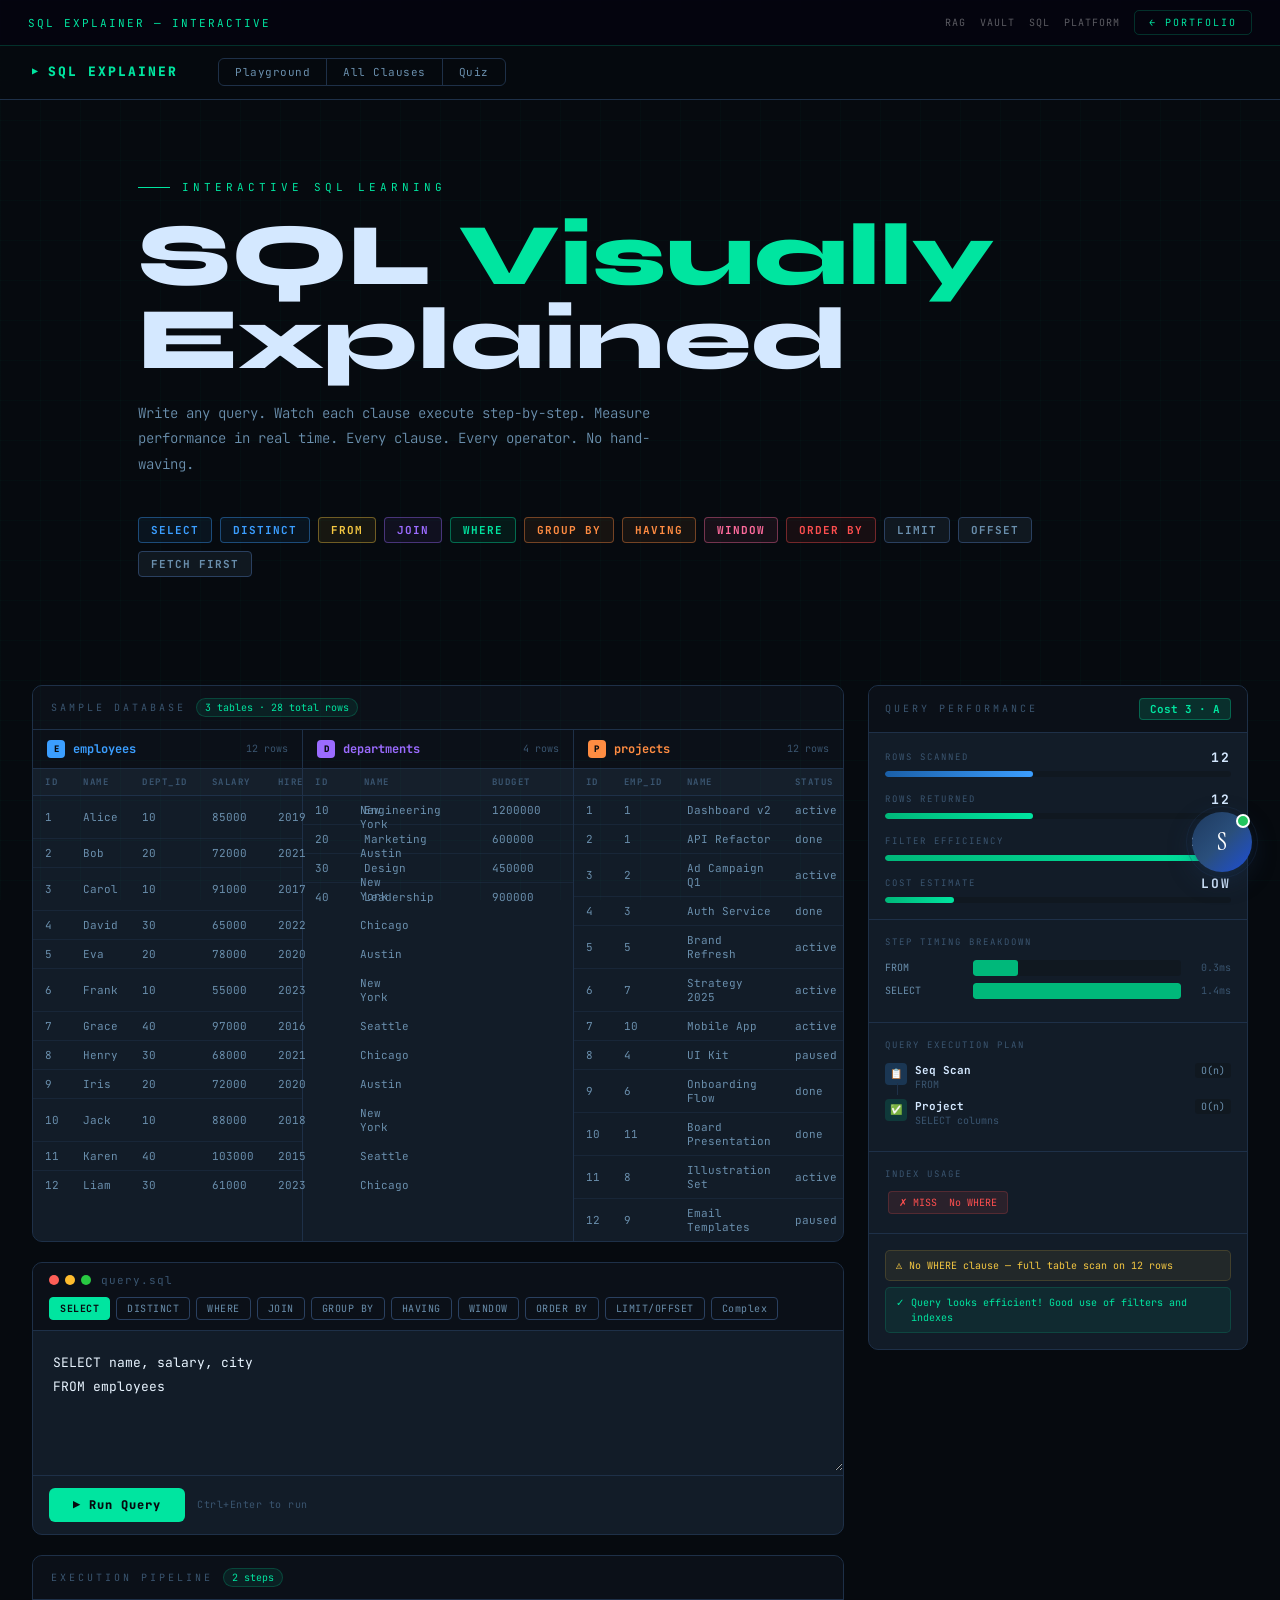
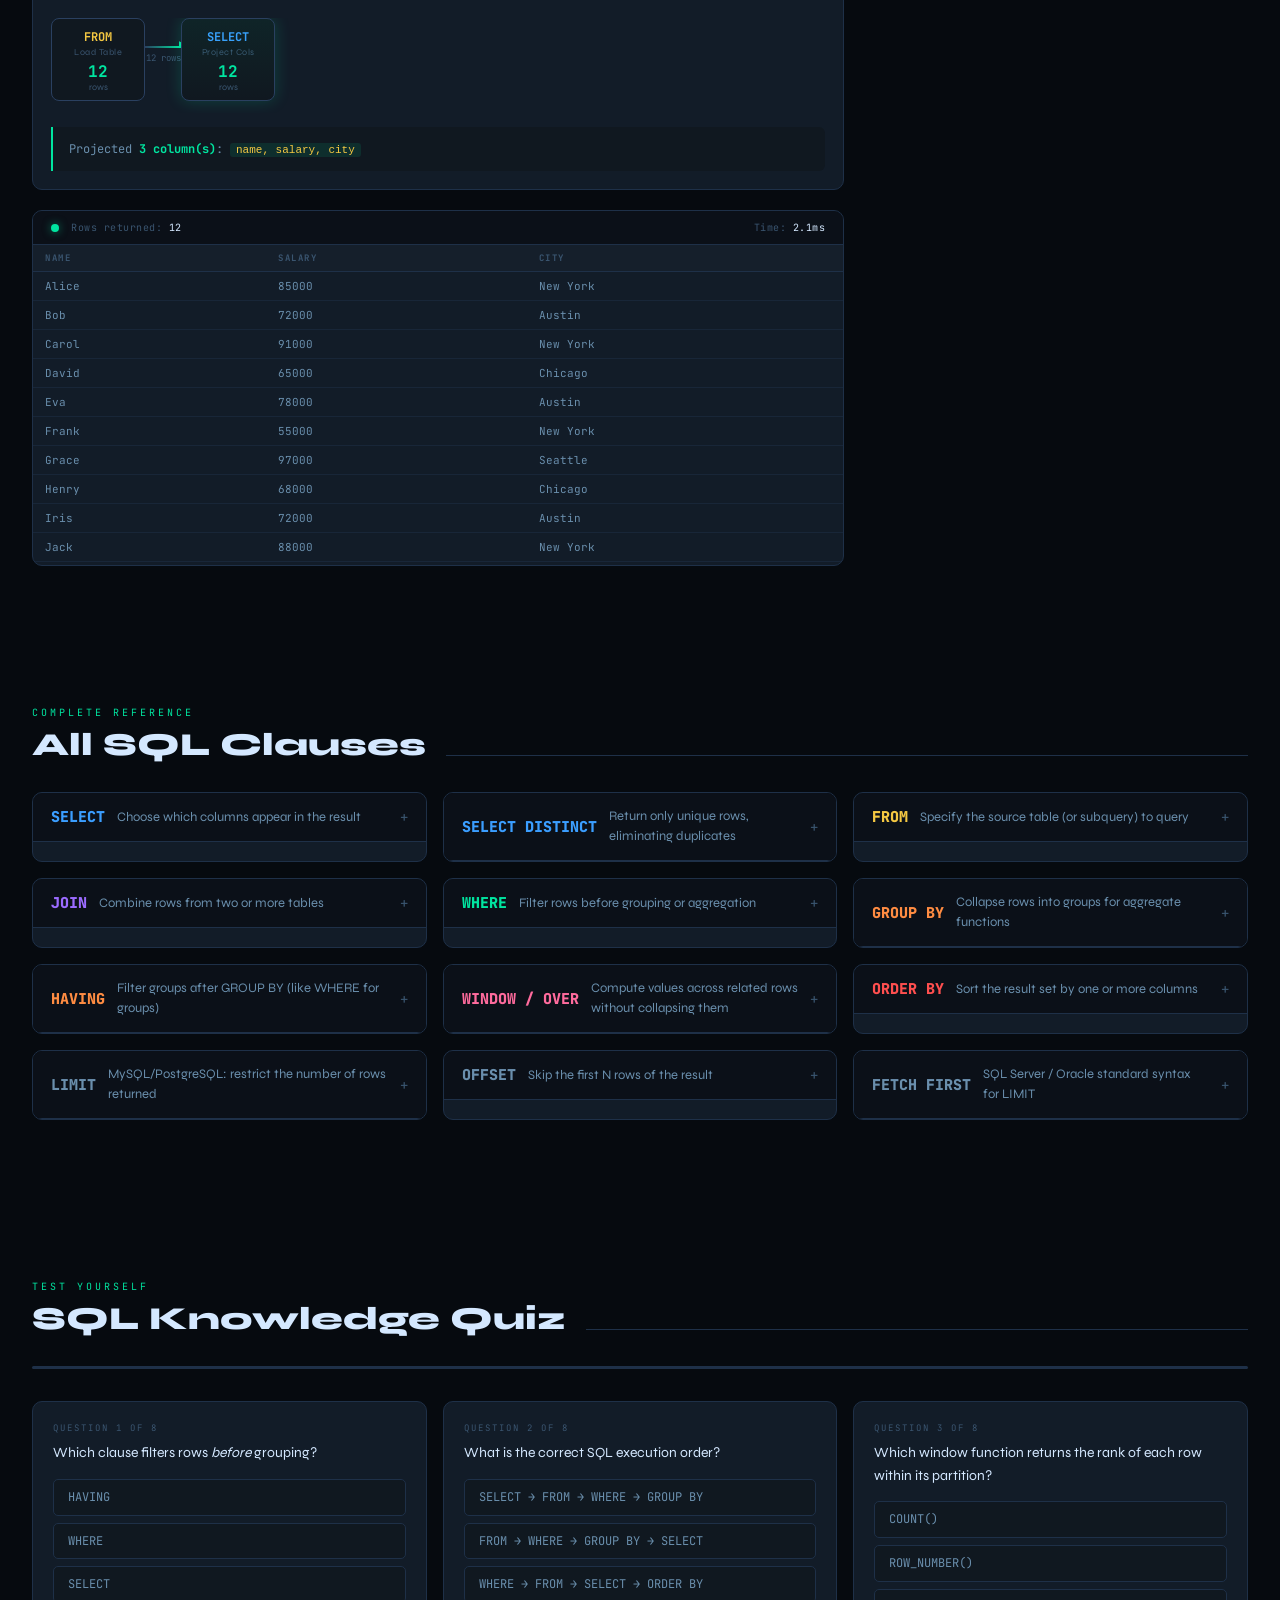
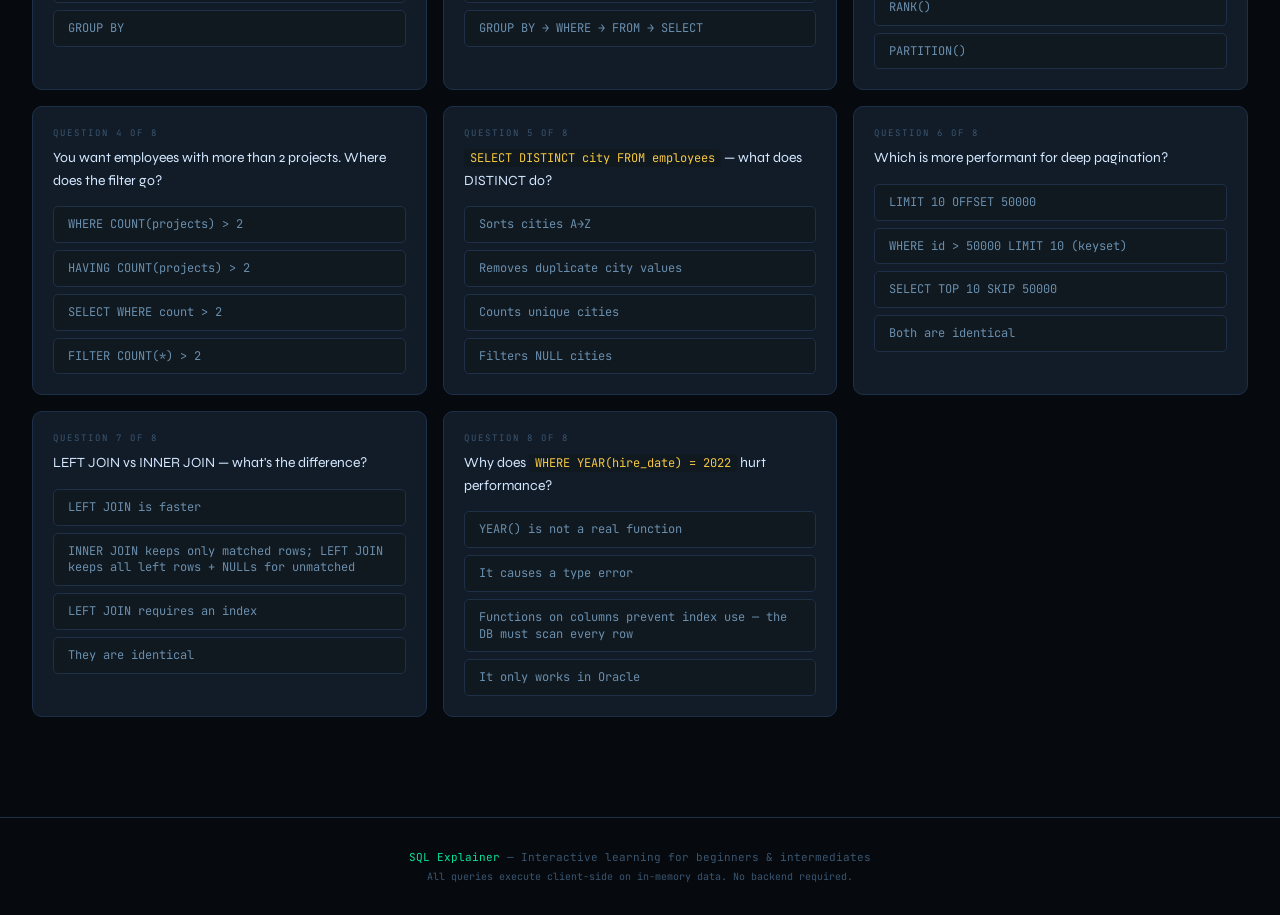
<file: sql-explainer.html>
<!DOCTYPE html>
<html lang="en">
<head>
<meta charset="UTF-8">
<meta name="viewport" content="width=device-width, initial-scale=1.0">
<title>SQL Explainer — Complete Interactive Reference</title>
<link href="https://fonts.googleapis.com/css2?family=JetBrains+Mono:wght@300;400;500;700;800&family=Syne:wght@400;600;700;800&display=swap" rel="stylesheet">
<style>
:root {
  --bg:      #060a0f;
  --bg2:     #0b1018;
  --bg3:     #101820;
  --panel:   #121c28;
  --panel2:  #172030;
  --border:  #1e3048;
  --border2: #2a4060;
  --green:   #00e5a0;
  --green2:  #00b87a;
  --green3:  rgba(0,229,160,0.08);
  --blue:    #3b9eff;
  --blue2:   rgba(59,158,255,0.12);
  --yellow:  #f5c842;
  --orange:  #ff8c42;
  --pink:    #ff6b9d;
  --purple:  #9b6bff;
  --red:     #ff4f4f;
  --text:    #d4e8ff;
  --text2:   #6a8fad;
  --text3:   #3a5570;
  --mono:    'JetBrains Mono', monospace;
  --sans:    'Syne', sans-serif;
  --radius:  10px;
}

*{margin:0;padding:0;box-sizing:border-box}

html { scroll-behavior: smooth; }

body{padding-top:44px;
  font-family: var(--sans);
  background: var(--bg);
  color: var(--text);
  min-height: 100vh;
  overflow-x: hidden;
}

/* grid bg */
body::before {
  content:'';
  position:fixed;
  inset:0;
  background-image:
    linear-gradient(rgba(0,229,160,0.025) 1px, transparent 1px),
    linear-gradient(90deg, rgba(0,229,160,0.025) 1px, transparent 1px);
  background-size: 40px 40px;
  pointer-events:none;
  z-index:0;
}

/* ── NAV ── */
nav {
  position:sticky;top:0;z-index:200;
  height:56px;
  background:rgba(6,10,15,0.92);
  backdrop-filter:blur(24px);
  border-bottom:1px solid var(--border);
  display:flex;align-items:center;
  padding:0 32px;gap:40px;
}
.nav-brand {
  font-family:var(--mono);font-size:13px;font-weight:800;
  color:var(--green);letter-spacing:2px;text-transform:uppercase;
  display:flex;align-items:center;gap:8px;
}
.nav-brand::before {
  content:'▶';font-size:10px;
}
.nav-links {
  display:flex;gap:0;list-style:none;
  border:1px solid var(--border);border-radius:6px;overflow:hidden;
}
.nav-links a {
  display:block;padding:6px 16px;
  font-family:var(--mono);font-size:11px;
  color:var(--text2);text-decoration:none;
  border-right:1px solid var(--border);
  transition:all .2s;letter-spacing:.5px;
}
.nav-links li:last-child a{border-right:none;}
.nav-links a:hover{background:var(--green3);color:var(--green);}

/* ── HERO ── */
.hero {
  padding:80px 48px 48px;
  max-width:1100px;margin:0 auto;
  position:relative;
}
.hero-eyebrow {
  font-family:var(--mono);font-size:11px;letter-spacing:4px;
  color:var(--green);text-transform:uppercase;margin-bottom:20px;
  display:flex;align-items:center;gap:12px;
}
.hero-eyebrow::before {
  content:'';width:32px;height:1px;background:var(--green);
}
.hero h1 {
  font-size:clamp(48px,7vw,88px);
  font-weight:800;line-height:.95;
  margin-bottom:20px;
  color:var(--text);
}
.hero h1 .accent { color:var(--green); }
.hero-sub {
  font-family:var(--mono);font-size:14px;
  color:var(--text2);max-width:560px;line-height:1.8;
  margin-bottom:40px;font-weight:300;
}

/* clause badge strip */
.clause-strip {
  display:flex;flex-wrap:wrap;gap:8px;margin-bottom:60px;
}
.clause-tag {
  font-family:var(--mono);font-size:11px;font-weight:700;
  padding:5px 12px;border-radius:4px;
  border:1px solid;letter-spacing:1px;
  cursor:pointer;transition:all .2s;
}
.clause-tag:hover{transform:translateY(-2px);filter:brightness(1.3);}

/* ── MAIN LAYOUT ── */
.main {
  max-width:1400px;margin:0 auto;
  padding:0 32px 80px;
  display:grid;
  grid-template-columns:1fr 380px;
  gap:24px;
  align-items:start;
}
@media(max-width:1100px){.main{grid-template-columns:1fr;}}

/* ── LEFT COLUMN ── */
.left-col {display:flex;flex-direction:column;gap:20px;}

/* ── EDITOR ── */
.editor-card {
  background:var(--panel);
  border:1px solid var(--border);
  border-radius:var(--radius);
  overflow:hidden;
}
.editor-topbar {
  background:var(--bg2);
  border-bottom:1px solid var(--border);
  padding:10px 16px;
  display:flex;align-items:center;gap:10px;
  flex-wrap:wrap;
}
.traffic {display:flex;gap:6px;}
.dot{width:10px;height:10px;border-radius:50%;}
.dot-r{background:#ff5f57;}.dot-y{background:#ffbd2e;}.dot-g{background:#28ca42;}
.editor-title {
  font-family:var(--mono);font-size:11px;color:var(--text3);
  letter-spacing:1px;margin-right:auto;
}
.preset-row {
  display:flex;gap:6px;flex-wrap:wrap;
}
.preset-btn {
  font-family:var(--mono);font-size:10px;
  padding:4px 10px;border-radius:4px;
  border:1px solid var(--border2);
  background:transparent;color:var(--text2);
  cursor:pointer;transition:all .2s;letter-spacing:.5px;
  white-space:nowrap;
}
.preset-btn:hover{border-color:var(--green);color:var(--green);}
.preset-btn.active{background:var(--green);color:var(--bg);border-color:var(--green);font-weight:700;}

.sql-textarea {
  width:100%;padding:20px;
  background:transparent;border:none;outline:none;
  font-family:var(--mono);font-size:13px;
  color:#e8f4ff;resize:vertical;
  min-height:140px;line-height:1.9;
  tab-size:2;
}
.editor-footer {
  padding:12px 16px;
  border-top:1px solid var(--border);
  display:flex;align-items:center;gap:12px;
}
.run-btn {
  padding:9px 24px;
  background:var(--green);color:var(--bg);
  border:none;border-radius:6px;
  font-family:var(--mono);font-size:12px;font-weight:800;
  cursor:pointer;transition:all .2s;
  letter-spacing:1px;display:flex;align-items:center;gap:8px;
}
.run-btn:hover{background:#00ffb3;box-shadow:0 0 24px rgba(0,229,160,.4);transform:translateY(-1px);}
.run-btn:active{transform:translateY(0);}
.run-hint {font-family:var(--mono);font-size:10px;color:var(--text3);letter-spacing:.5px;}

/* ── PIPELINE ── */
.pipeline-card {
  background:var(--panel);border:1px solid var(--border);
  border-radius:var(--radius);overflow:hidden;
}
.card-header {
  padding:12px 18px;
  background:var(--bg2);
  border-bottom:1px solid var(--border);
  display:flex;align-items:center;gap:10px;
}
.card-title {
  font-family:var(--mono);font-size:10px;letter-spacing:3px;
  text-transform:uppercase;color:var(--text3);
}
.card-badge {
  font-family:var(--mono);font-size:10px;
  padding:2px 8px;border-radius:100px;
  background:var(--green3);color:var(--green);
  border:1px solid rgba(0,229,160,.2);
}

.pipeline-body {padding:18px;}
.pipeline-flow {
  display:flex;align-items:stretch;
  gap:0;overflow-x:auto;
  padding-bottom:12px;
}
.p-step {
  flex-shrink:0;
  display:flex;flex-direction:column;align-items:center;
  cursor:pointer;
}
.p-box {
  width:94px;padding:10px 6px 8px;
  border-radius:8px;
  border:1px solid var(--border);
  background:var(--bg3);
  text-align:center;
  transition:all .3s;position:relative;
  overflow:hidden;
}
.p-box::before {
  content:'';position:absolute;inset:0;
  background:linear-gradient(180deg,rgba(0,229,160,.06) 0%,transparent 100%);
  opacity:0;transition:opacity .3s;
}
.p-box.active::before{opacity:1;}
.p-box.active{border-color:var(--green);box-shadow:0 0 16px rgba(0,229,160,.2);}
.p-box.done{border-color:var(--border2);}
.p-kw{font-family:var(--mono);font-size:12px;font-weight:700;}
.p-lbl{font-size:9px;color:var(--text3);margin-top:2px;letter-spacing:.5px;}
.p-cnt{font-family:var(--mono);font-size:16px;font-weight:700;color:var(--green);margin-top:4px;}
.p-rows{font-size:9px;color:var(--text3);}

.p-connector {
  display:flex;flex-direction:column;align-items:center;
  justify-content:flex-start;padding-top:28px;
  flex-shrink:0;width:36px;
}
.p-arrow-line {
  width:100%;height:2px;
  background:linear-gradient(90deg,var(--border2),var(--green));
  position:relative;
}
.p-arrow-line::after{
  content:'▶';position:absolute;right:-5px;top:-7px;
  color:var(--green);font-size:9px;
}
.p-arrow-cnt {
  font-family:var(--mono);font-size:9px;
  color:var(--text3);margin-top:4px;white-space:nowrap;
}

.step-detail {
  margin-top:14px;
  background:var(--bg3);
  border-left:2px solid var(--green);
  padding:12px 16px;
  border-radius:0 6px 6px 0;
  font-family:var(--mono);font-size:12px;
  color:var(--text2);line-height:1.7;
  display:none;animation:fadeSlide .25s ease;
}
.step-detail.show{display:block;}
.step-detail strong{color:var(--green);}
.step-detail code{
  background:rgba(0,229,160,.1);
  color:var(--yellow);padding:1px 6px;border-radius:3px;font-size:11px;
}

/* ── TABLES VIEW ── */
.tables-card {
  background:var(--panel);border:1px solid var(--border);
  border-radius:var(--radius);overflow:hidden;
}
.tables-grid {
  display:grid;grid-template-columns:repeat(auto-fit,minmax(240px,1fr));
  gap:1px;background:var(--border);
}
.tbl-wrap {background:var(--panel);}
.tbl-head {
  padding:10px 14px;
  background:var(--bg2);
  border-bottom:1px solid var(--border);
  display:flex;align-items:center;gap:8px;
}
.tbl-icon {
  width:18px;height:18px;border-radius:4px;
  display:flex;align-items:center;justify-content:center;
  font-size:9px;font-weight:800;
  font-family:var(--mono);color:var(--bg);
}
.tbl-nm {font-family:var(--mono);font-size:12px;font-weight:700;}
.tbl-info {font-size:10px;color:var(--text3);margin-left:auto;font-family:var(--mono);}

.dtbl {width:100%;border-collapse:collapse;font-family:var(--mono);font-size:11px;}
.dtbl th {
  padding:7px 12px;text-align:left;
  color:var(--text3);font-size:9px;letter-spacing:1.5px;
  text-transform:uppercase;border-bottom:1px solid var(--border);
  background:rgba(255,255,255,.01);
}
.dtbl td {
  padding:7px 12px;
  border-bottom:1px solid rgba(30,48,72,.5);
  color:var(--text2);transition:all .25s;
}
.dtbl tr:last-child td{border-bottom:none;}
.dtbl tr.hl-green td{background:rgba(0,229,160,.1);color:var(--green);}
.dtbl tr.hl-blue  td{background:rgba(59,158,255,.1);color:var(--blue);}
.dtbl tr.hl-fade  td{opacity:.2;text-decoration:line-through;}
.dtbl tr.hl-join  td{background:rgba(155,107,255,.1);color:var(--purple);}

/* ── RESULT ── */
.result-card {
  background:var(--panel);border:1px solid var(--border);
  border-radius:var(--radius);overflow:hidden;
}
.result-topbar {
  padding:10px 18px;background:var(--bg2);
  border-bottom:1px solid var(--border);
  display:flex;align-items:center;gap:12px;
}
.status-dot {
  width:8px;height:8px;border-radius:50%;
  background:var(--text3);transition:background .3s;
}
.status-dot.ok{background:var(--green);box-shadow:0 0 8px rgba(0,229,160,.5);}
.status-dot.err{background:var(--red);}
.result-stat {font-family:var(--mono);font-size:10px;color:var(--text3);letter-spacing:.5px;}
.result-stat span{color:var(--text);}

.result-body {overflow-x:auto;max-height:320px;overflow-y:auto;}
.result-empty {
  padding:32px;text-align:center;
  font-family:var(--mono);font-size:12px;color:var(--text3);
}
.err-msg {
  padding:16px 18px;font-family:var(--mono);font-size:12px;
  color:var(--red);background:rgba(255,79,79,.04);
  border-left:2px solid var(--red);
}

/* ── RIGHT COLUMN – PERF PANEL ── */
.right-col{display:flex;flex-direction:column;gap:20px;position:sticky;top:76px;}

.perf-card {
  background:var(--panel);border:1px solid var(--border);
  border-radius:var(--radius);overflow:hidden;
}
.perf-header {
  padding:12px 16px;
  background:var(--bg2);
  border-bottom:1px solid var(--border);
  display:flex;align-items:center;justify-content:space-between;
}
.perf-title {font-family:var(--mono);font-size:10px;letter-spacing:3px;text-transform:uppercase;color:var(--text3);}
.perf-score {
  font-family:var(--mono);font-size:11px;font-weight:700;
  padding:3px 10px;border-radius:4px;
}
.score-a{background:rgba(0,229,160,.15);color:var(--green);border:1px solid rgba(0,229,160,.3);}
.score-b{background:rgba(245,200,66,.12);color:var(--yellow);border:1px solid rgba(245,200,66,.3);}
.score-c{background:rgba(255,140,66,.12);color:var(--orange);border:1px solid rgba(255,140,66,.3);}
.score-d{background:rgba(255,79,79,.12);color:var(--red);border:1px solid rgba(255,79,79,.3);}

.perf-body{padding-top:44px;padding:16px;display:flex;flex-direction:column;gap:14px;}

/* metric rows */
.metric {display:flex;flex-direction:column;gap:5px;}
.metric-label {
  font-family:var(--mono);font-size:9px;letter-spacing:2px;
  text-transform:uppercase;color:var(--text3);
  display:flex;justify-content:space-between;align-items:center;
}
.metric-val {font-family:var(--mono);font-size:13px;font-weight:700;color:var(--text);}
.metric-bar {height:6px;background:var(--bg3);border-radius:100px;overflow:hidden;}
.metric-fill {
  height:100%;border-radius:100px;
  transition:width 1s cubic-bezier(.4,0,.2,1);
  width:0%;
}
.fill-green{background:linear-gradient(90deg,var(--green2),var(--green));}
.fill-yellow{background:linear-gradient(90deg,#c49a00,var(--yellow));}
.fill-orange{background:linear-gradient(90deg,#c45a00,var(--orange));}
.fill-red{background:linear-gradient(90deg,#b00,var(--red));}
.fill-blue{background:linear-gradient(90deg,#1a5fa8,var(--blue));}

/* execution plan */
.plan-section {border-top:1px solid var(--border);padding:16px;}
.plan-title {font-family:var(--mono);font-size:9px;letter-spacing:2px;text-transform:uppercase;color:var(--text3);margin-bottom:12px;}
.plan-node {
  display:flex;align-items:flex-start;gap:8px;
  margin-bottom:8px;font-family:var(--mono);font-size:11px;
  position:relative;
}
.plan-node::before{
  content:'';width:1px;background:var(--border);
  position:absolute;left:12px;top:20px;bottom:-4px;
}
.plan-node:last-child::before{display:none;}
.plan-icon {
  width:22px;height:22px;border-radius:4px;
  flex-shrink:0;display:flex;align-items:center;justify-content:center;
  font-size:10px;
}
.plan-info{flex:1;}
.plan-op{color:var(--text);font-weight:700;font-size:11px;}
.plan-detail{color:var(--text3);font-size:10px;margin-top:1px;}
.plan-cost {
  font-size:10px;white-space:nowrap;
  padding:1px 6px;border-radius:3px;
  background:var(--bg3);color:var(--text2);
}

/* index badges */
.index-section {border-top:1px solid var(--border);padding:16px;}
.idx-badge {
  display:inline-flex;align-items:center;gap:5px;
  font-family:var(--mono);font-size:10px;
  padding:4px 10px;border-radius:4px;
  margin:3px;
}
.idx-hit {background:rgba(0,229,160,.1);color:var(--green);border:1px solid rgba(0,229,160,.2);}
.idx-miss{background:rgba(255,79,79,.1);color:var(--red);border:1px solid rgba(255,79,79,.2);}
.idx-na  {background:var(--bg3);color:var(--text3);border:1px solid var(--border);}

/* timing breakdown */
.timing-section{border-top:1px solid var(--border);padding:16px;}
.timing-bar-row{display:flex;align-items:center;gap:8px;margin-bottom:7px;}
.timing-step-nm{font-family:var(--mono);font-size:10px;color:var(--text2);width:80px;flex-shrink:0;}
.timing-bar-wrap{flex:1;height:16px;background:var(--bg3);border-radius:3px;overflow:hidden;position:relative;}
.timing-fill{height:100%;border-radius:3px;transition:width 1.2s ease;width:0%;}
.timing-ms{font-family:var(--mono);font-size:10px;color:var(--text3);width:42px;text-align:right;flex-shrink:0;}

/* warnings */
.warn-section{border-top:1px solid var(--border);padding:16px;display:flex;flex-direction:column;gap:6px;}
.warn-item {
  display:flex;align-items:flex-start;gap:7px;
  font-family:var(--mono);font-size:10px;line-height:1.5;
  padding:7px 10px;border-radius:5px;
}
.warn-warn{background:rgba(245,200,66,.07);color:var(--yellow);border:1px solid rgba(245,200,66,.15);}
.warn-tip {background:rgba(59,158,255,.07);color:var(--blue); border:1px solid rgba(59,158,255,.15);}
.warn-ok  {background:rgba(0,229,160,.07);color:var(--green);border:1px solid rgba(0,229,160,.15);}

/* ── CLAUSE REFERENCE ── */
.reference {
  max-width:1400px;margin:0 auto;padding:0 32px 100px;
}
.ref-grid {
  display:grid;
  grid-template-columns:repeat(auto-fill,minmax(380px,1fr));
  gap:16px;
}
.ref-card {
  background:var(--panel);border:1px solid var(--border);
  border-radius:var(--radius);overflow:hidden;
  transition:border-color .2s;
}
.ref-card:hover{border-color:var(--border2);}
.ref-card-head {
  padding:14px 18px;
  background:var(--bg2);
  border-bottom:1px solid var(--border);
  display:flex;align-items:center;gap:12px;
  cursor:pointer;
}
.ref-kw {
  font-family:var(--mono);font-size:15px;font-weight:800;
}
.ref-desc {font-size:13px;color:var(--text2);line-height:1.5;flex:1;}
.ref-toggle {
  font-family:var(--mono);font-size:14px;
  color:var(--text3);transition:transform .3s;flex-shrink:0;
}
.ref-body {
  padding:16px 18px;display:none;
  animation:fadeSlide .2s ease;
}
.ref-body.open{display:block;}
.ref-body p{font-size:13px;color:var(--text2);line-height:1.7;margin-bottom:12px;}
.syntax-block {
  background:var(--bg3);border:1px solid var(--border);
  border-radius:6px;padding:14px 16px;
  font-family:var(--mono);font-size:12px;line-height:2;
  margin-bottom:12px;overflow-x:auto;
}
.kw{color:var(--blue);font-weight:700;}
.tb{color:var(--yellow);}
.cd{color:#7dd3fc;}
.op{color:var(--orange);}
.st{color:var(--pink);}
.cm{color:var(--text3);font-style:italic;}
.fn{color:var(--green);}

.try-btn {
  font-family:var(--mono);font-size:10px;
  padding:5px 14px;border-radius:4px;
  border:1px solid var(--border2);
  background:transparent;color:var(--green);
  cursor:pointer;transition:all .2s;letter-spacing:.5px;
}
.try-btn:hover{background:var(--green3);border-color:var(--green);}

/* perf tip inline */
.perf-tip {
  background:rgba(59,158,255,.06);
  border:1px solid rgba(59,158,255,.15);
  border-radius:5px;padding:8px 12px;
  font-family:var(--mono);font-size:10px;
  color:var(--blue);line-height:1.6;margin-top:8px;
}
.perf-tip::before{content:'⚡ PERF: ';font-weight:700;}

/* section header */
.section-head {
  padding:60px 0 28px;
  display:flex;align-items:flex-end;gap:20px;
}
.section-head h2 {
  font-size:32px;font-weight:800;color:var(--text);
}
.section-head .sh-tag {
  font-family:var(--mono);font-size:10px;letter-spacing:3px;
  color:var(--green);text-transform:uppercase;margin-bottom:6px;
}
.sh-line {
  flex:1;height:1px;background:var(--border);margin-bottom:8px;
}

/* ── QUIZ ── */
.quiz-grid {
  display:grid;grid-template-columns:repeat(auto-fill,minmax(360px,1fr));
  gap:16px;
}
.q-card {
  background:var(--panel);border:1px solid var(--border);
  border-radius:var(--radius);padding:20px;
}
.q-num {
  font-family:var(--mono);font-size:9px;letter-spacing:2px;
  color:var(--text3);text-transform:uppercase;margin-bottom:8px;
}
.q-text {
  font-size:14px;color:var(--text);margin-bottom:14px;line-height:1.6;
}
.q-text code {
  font-family:var(--mono);font-size:12px;
  background:var(--bg3);padding:1px 6px;border-radius:3px;
  color:var(--yellow);
}
.q-opts {display:flex;flex-direction:column;gap:7px;}
.q-opt {
  padding:9px 14px;border-radius:5px;
  border:1px solid var(--border);background:var(--bg3);
  cursor:pointer;font-size:12px;font-family:var(--mono);
  color:var(--text2);transition:all .2s;text-align:left;
  line-height:1.4;
}
.q-opt:hover{border-color:var(--border2);color:var(--text);}
.q-opt.correct{border-color:var(--green);background:rgba(0,229,160,.08);color:var(--green);}
.q-opt.wrong  {border-color:var(--red);  background:rgba(255,79,79,.08);color:var(--red);}
.q-feedback {
  margin-top:10px;font-family:var(--mono);font-size:10px;
  line-height:1.6;color:var(--text2);
  background:var(--bg3);padding:10px 12px;border-radius:5px;
  display:none;
}
.q-feedback.show{display:block;}
.q-score {
  margin-top:28px;text-align:center;
  font-family:var(--mono);
}
.q-score-num {font-size:48px;font-weight:800;color:var(--green);}
.q-score-label{font-size:11px;color:var(--text3);letter-spacing:2px;}
.progress-wrap {height:3px;background:var(--border);border-radius:100px;margin-bottom:32px;overflow:hidden;}
.progress-fill {height:100%;background:linear-gradient(90deg,var(--green2),var(--green));border-radius:100px;transition:width .5s ease;width:0%;}

/* footer */
footer {
  border-top:1px solid var(--border);
  padding:32px;text-align:center;
  font-family:var(--mono);font-size:11px;color:var(--text3);
}
footer span{color:var(--green);}

/* scrollbar */
::-webkit-scrollbar{width:5px;height:5px;}
::-webkit-scrollbar-track{background:var(--bg);}
::-webkit-scrollbar-thumb{background:var(--border2);border-radius:3px;}

@keyframes fadeSlide {
  from{opacity:0;transform:translateY(6px);}
  to  {opacity:1;transform:translateY(0);}
}
@keyframes countUp {
  from{opacity:0;transform:scale(.8);}
  to  {opacity:1;transform:scale(1);}
}
@keyframes rowIn {
  from{opacity:0;transform:translateX(-8px);}
  to  {opacity:1;transform:translateX(0);}
}
.dtbl tbody tr { animation: rowIn .25s ease both; }

/* number counter animation */
.counter {
  display:inline-block;
  animation:countUp .4s ease;
}
</style>
</head>
<body>
<div style="position:fixed;top:0;left:0;right:0;z-index:9999;display:flex;align-items:center;justify-content:space-between;padding:10px 28px;background:rgba(5,5,15,0.94);backdrop-filter:blur(16px);border-bottom:1px solid rgba(0,229,160,0.2);font-family:'JetBrains Mono',monospace;box-sizing:border-box;">
  <span style="font-size:11px;letter-spacing:2px;color:#00e5a0;">SQL EXPLAINER — INTERACTIVE</span>
  <div style="display:flex;gap:14px;align-items:center;">
    <a href="rag-explainer-v2.html" style="font-size:10px;color:rgba(255,255,255,0.35);text-decoration:none;letter-spacing:1px;">RAG</a>
    <a href="datavault-v2.html" style="font-size:10px;color:rgba(255,255,255,0.35);text-decoration:none;letter-spacing:1px;">VAULT</a>
    <a href="sql-explainer.html" style="font-size:10px;color:rgba(255,255,255,0.35);text-decoration:none;letter-spacing:1px;">SQL</a>
    <a href="data-platform.html" style="font-size:10px;color:rgba(255,255,255,0.35);text-decoration:none;letter-spacing:1px;">PLATFORM</a>
    <a href="index.html" style="font-size:10px;letter-spacing:2px;color:#00e5a0;text-decoration:none;border:1px solid rgba(0,229,160,0.2);padding:5px 14px;border-radius:5px;">← PORTFOLIO</a>
  </div>
</div>

<!-- NAV -->
<nav>
  <div class="nav-brand">SQL Explainer</div>
  <ul class="nav-links">
    <li><a href="#playground">Playground</a></li>
    <li><a href="#clauses">All Clauses</a></li>
    <li><a href="#quiz">Quiz</a></li>
  </ul>
</nav>

<!-- HERO -->
<div class="hero">
  <div class="hero-eyebrow">Interactive SQL Learning</div>
  <h1>SQL <span class="accent">Visually</span><br>Explained</h1>
  <p class="hero-sub">Write any query. Watch each clause execute step-by-step. Measure performance in real time. Every clause. Every operator. No hand-waving.</p>
  <div class="clause-strip" id="clause-strip">
    <span class="clause-tag" style="color:var(--blue);border-color:rgba(59,158,255,.4);background:rgba(59,158,255,.07)" onclick="scrollToClause('select')">SELECT</span>
    <span class="clause-tag" style="color:var(--blue);border-color:rgba(59,158,255,.4);background:rgba(59,158,255,.07)" onclick="scrollToClause('distinct')">DISTINCT</span>
    <span class="clause-tag" style="color:var(--yellow);border-color:rgba(245,200,66,.4);background:rgba(245,200,66,.07)" onclick="scrollToClause('from')">FROM</span>
    <span class="clause-tag" style="color:var(--purple);border-color:rgba(155,107,255,.4);background:rgba(155,107,255,.07)" onclick="scrollToClause('join')">JOIN</span>
    <span class="clause-tag" style="color:var(--green);border-color:rgba(0,229,160,.4);background:rgba(0,229,160,.07)" onclick="scrollToClause('where')">WHERE</span>
    <span class="clause-tag" style="color:var(--orange);border-color:rgba(255,140,66,.4);background:rgba(255,140,66,.07)" onclick="scrollToClause('groupby')">GROUP BY</span>
    <span class="clause-tag" style="color:var(--orange);border-color:rgba(255,140,66,.4);background:rgba(255,140,66,.07)" onclick="scrollToClause('having')">HAVING</span>
    <span class="clause-tag" style="color:var(--pink);border-color:rgba(255,107,157,.4);background:rgba(255,107,157,.07)" onclick="scrollToClause('window')">WINDOW</span>
    <span class="clause-tag" style="color:var(--red);border-color:rgba(255,79,79,.4);background:rgba(255,79,79,.07)" onclick="scrollToClause('orderby')">ORDER BY</span>
    <span class="clause-tag" style="color:var(--text2);border-color:var(--border2);background:var(--bg3)" onclick="scrollToClause('limit')">LIMIT</span>
    <span class="clause-tag" style="color:var(--text2);border-color:var(--border2);background:var(--bg3)" onclick="scrollToClause('offset')">OFFSET</span>
    <span class="clause-tag" style="color:var(--text2);border-color:var(--border2);background:var(--bg3)" onclick="scrollToClause('fetch')">FETCH FIRST</span>
  </div>
</div>

<!-- PLAYGROUND + PERF -->
<div class="main" id="playground">

  <!-- LEFT -->
  <div class="left-col">

    <!-- TABLES -->
    <div class="tables-card">
      <div class="card-header">
        <span class="card-title">Sample Database</span>
        <span class="card-badge">3 tables · 28 total rows</span>
      </div>
      <div class="tables-grid">
        <!-- employees -->
        <div class="tbl-wrap">
          <div class="tbl-head">
            <div class="tbl-icon" style="background:var(--blue)">E</div>
            <span class="tbl-nm" style="color:var(--blue)">employees</span>
            <span class="tbl-info">12 rows</span>
          </div>
          <table class="dtbl" id="tbl-employees">
            <thead><tr><th>id</th><th>name</th><th>dept_id</th><th>salary</th><th>hire_year</th><th>city</th></tr></thead>
            <tbody id="body-employees"></tbody>
          </table>
        </div>
        <!-- departments -->
        <div class="tbl-wrap">
          <div class="tbl-head">
            <div class="tbl-icon" style="background:var(--purple)">D</div>
            <span class="tbl-nm" style="color:var(--purple)">departments</span>
            <span class="tbl-info">4 rows</span>
          </div>
          <table class="dtbl" id="tbl-departments">
            <thead><tr><th>id</th><th>name</th><th>budget</th></tr></thead>
            <tbody id="body-departments"></tbody>
          </table>
        </div>
        <!-- projects -->
        <div class="tbl-wrap">
          <div class="tbl-head">
            <div class="tbl-icon" style="background:var(--orange)">P</div>
            <span class="tbl-nm" style="color:var(--orange)">projects</span>
            <span class="tbl-info">12 rows</span>
          </div>
          <table class="dtbl" id="tbl-projects">
            <thead><tr><th>id</th><th>emp_id</th><th>name</th><th>status</th></tr></thead>
            <tbody id="body-projects"></tbody>
          </table>
        </div>
      </div>
    </div>

    <!-- EDITOR -->
    <div class="editor-card">
      <div class="editor-topbar">
        <div class="traffic"><div class="dot dot-r"></div><div class="dot dot-y"></div><div class="dot dot-g"></div></div>
        <span class="editor-title">query.sql</span>
        <div class="preset-row">
          <button class="preset-btn active" onclick="loadPreset('basic')">SELECT</button>
          <button class="preset-btn" onclick="loadPreset('distinct')">DISTINCT</button>
          <button class="preset-btn" onclick="loadPreset('where')">WHERE</button>
          <button class="preset-btn" onclick="loadPreset('join')">JOIN</button>
          <button class="preset-btn" onclick="loadPreset('groupby')">GROUP BY</button>
          <button class="preset-btn" onclick="loadPreset('having')">HAVING</button>
          <button class="preset-btn" onclick="loadPreset('window')">WINDOW</button>
          <button class="preset-btn" onclick="loadPreset('orderby')">ORDER BY</button>
          <button class="preset-btn" onclick="loadPreset('limit')">LIMIT/OFFSET</button>
          <button class="preset-btn" onclick="loadPreset('complex')">Complex</button>
        </div>
      </div>
      <textarea class="sql-textarea" id="sql-editor" spellcheck="false">SELECT name, salary, city
FROM employees</textarea>
      <div class="editor-footer">
        <button class="run-btn" onclick="runQuery()"><span>▶</span> Run Query</button>
        <span class="run-hint">Ctrl+Enter to run</span>
      </div>
    </div>

    <!-- PIPELINE -->
    <div class="pipeline-card">
      <div class="card-header">
        <span class="card-title">Execution Pipeline</span>
        <span class="card-badge" id="pipeline-badge">waiting</span>
      </div>
      <div class="pipeline-body">
        <div class="pipeline-flow" id="pipeline-flow"></div>
        <div class="step-detail" id="step-detail"></div>
      </div>
    </div>

    <!-- RESULT -->
    <div class="result-card">
      <div class="result-topbar">
        <div class="status-dot" id="status-dot"></div>
        <span class="result-stat">Rows returned: <span id="row-count">—</span></span>
        <span class="result-stat" style="margin-left:auto">Time: <span id="exec-time">—</span></span>
      </div>
      <div class="result-body" id="result-body">
        <div class="result-empty">Run a query above to see results ↑</div>
      </div>
    </div>

  </div><!-- /left-col -->

  <!-- RIGHT: PERFORMANCE PANEL -->
  <div class="right-col">

    <div class="perf-card">
      <div class="perf-header">
        <span class="perf-title">Query Performance</span>
        <span class="perf-score score-a" id="perf-score">— / A</span>
      </div>
      <div class="perf-body">

        <div class="metric">
          <div class="metric-label">
            Rows Scanned
            <span class="metric-val" id="m-scanned">0</span>
          </div>
          <div class="metric-bar"><div class="metric-fill fill-blue" id="bar-scanned"></div></div>
        </div>

        <div class="metric">
          <div class="metric-label">
            Rows Returned
            <span class="metric-val" id="m-returned">0</span>
          </div>
          <div class="metric-bar"><div class="metric-fill fill-green" id="bar-returned"></div></div>
        </div>

        <div class="metric">
          <div class="metric-label">
            Filter Efficiency
            <span class="metric-val" id="m-efficiency">—</span>
          </div>
          <div class="metric-bar"><div class="metric-fill fill-green" id="bar-efficiency"></div></div>
        </div>

        <div class="metric">
          <div class="metric-label">
            Cost Estimate
            <span class="metric-val" id="m-cost">—</span>
          </div>
          <div class="metric-bar"><div class="metric-fill fill-green" id="bar-cost"></div></div>
        </div>

      </div>

      <!-- TIMING BREAKDOWN -->
      <div class="timing-section">
        <div class="plan-title">Step Timing Breakdown</div>
        <div id="timing-breakdown"></div>
      </div>

      <!-- EXECUTION PLAN -->
      <div class="plan-section">
        <div class="plan-title">Query Execution Plan</div>
        <div id="exec-plan"></div>
      </div>

      <!-- INDEX USAGE -->
      <div class="index-section">
        <div class="plan-title" style="margin-bottom:8px;">Index Usage</div>
        <div id="index-usage"></div>
      </div>

      <!-- WARNINGS -->
      <div class="warn-section" id="warnings"></div>

    </div><!-- /perf-card -->

  </div><!-- /right-col -->

</div><!-- /main -->

<!-- ── CLAUSE REFERENCE ── -->
<div class="reference" id="clauses">
  <div class="section-head">
    <div>
      <div class="sh-tag">Complete Reference</div>
      <h2>All SQL Clauses</h2>
    </div>
    <div class="sh-line"></div>
  </div>

  <div class="ref-grid" id="ref-grid"></div>
</div>

<!-- ── QUIZ ── -->
<div class="reference" id="quiz">
  <div class="section-head">
    <div>
      <div class="sh-tag">Test Yourself</div>
      <h2>SQL Knowledge Quiz</h2>
    </div>
    <div class="sh-line"></div>
  </div>
  <div class="progress-wrap"><div class="progress-fill" id="quiz-progress"></div></div>
  <div class="quiz-grid" id="quiz-grid"></div>
</div>

<footer>
  <p><span>SQL Explainer</span> — Interactive learning for beginners &amp; intermediates</p>
  <p style="margin-top:6px;font-size:10px;">All queries execute client-side on in-memory data. No backend required.</p>
</footer>

<script>
// ════════════════════════════════════════════════════════
// DATA
// ════════════════════════════════════════════════════════
const DB = {
  employees: [
    {id:1, name:'Alice',   dept_id:10, salary:85000, hire_year:2019, city:'New York'},
    {id:2, name:'Bob',     dept_id:20, salary:72000, hire_year:2021, city:'Austin'},
    {id:3, name:'Carol',   dept_id:10, salary:91000, hire_year:2017, city:'New York'},
    {id:4, name:'David',   dept_id:30, salary:65000, hire_year:2022, city:'Chicago'},
    {id:5, name:'Eva',     dept_id:20, salary:78000, hire_year:2020, city:'Austin'},
    {id:6, name:'Frank',   dept_id:10, salary:55000, hire_year:2023, city:'New York'},
    {id:7, name:'Grace',   dept_id:40, salary:97000, hire_year:2016, city:'Seattle'},
    {id:8, name:'Henry',   dept_id:30, salary:68000, hire_year:2021, city:'Chicago'},
    {id:9, name:'Iris',    dept_id:20, salary:72000, hire_year:2020, city:'Austin'},
    {id:10,name:'Jack',    dept_id:10, salary:88000, hire_year:2018, city:'New York'},
    {id:11,name:'Karen',   dept_id:40, salary:103000,hire_year:2015, city:'Seattle'},
    {id:12,name:'Liam',    dept_id:30, salary:61000, hire_year:2023, city:'Chicago'},
  ],
  departments: [
    {id:10, name:'Engineering', budget:1200000},
    {id:20, name:'Marketing',   budget:600000},
    {id:30, name:'Design',      budget:450000},
    {id:40, name:'Leadership',  budget:900000},
  ],
  projects: [
    {id:1, emp_id:1,  name:'Dashboard v2',     status:'active'},
    {id:2, emp_id:1,  name:'API Refactor',      status:'done'},
    {id:3, emp_id:2,  name:'Ad Campaign Q1',    status:'active'},
    {id:4, emp_id:3,  name:'Auth Service',      status:'done'},
    {id:5, emp_id:5,  name:'Brand Refresh',     status:'active'},
    {id:6, emp_id:7,  name:'Strategy 2025',     status:'active'},
    {id:7, emp_id:10, name:'Mobile App',        status:'active'},
    {id:8, emp_id:4,  name:'UI Kit',            status:'paused'},
    {id:9, emp_id:6,  name:'Onboarding Flow',   status:'done'},
    {id:10,emp_id:11, name:'Board Presentation',status:'done'},
    {id:11,emp_id:8,  name:'Illustration Set',  status:'active'},
    {id:12,emp_id:9,  name:'Email Templates',   status:'paused'},
  ]
};

// ════════════════════════════════════════════════════════
// PRESETS
// ════════════════════════════════════════════════════════
const PRESETS = {
  basic: `SELECT name, salary, city\nFROM employees`,
  distinct: `SELECT DISTINCT city\nFROM employees`,
  where:  `SELECT name, salary, city\nFROM employees\nWHERE salary > 75000 AND city = 'New York'`,
  join:   `SELECT e.name, e.salary, d.name AS department\nFROM employees e\nJOIN departments d\n  ON e.dept_id = d.id\nWHERE d.name = 'Engineering'`,
  groupby:`SELECT dept_id, COUNT(*) AS headcount, AVG(salary) AS avg_salary, MAX(salary) AS top_salary\nFROM employees\nGROUP BY dept_id`,
  having: `SELECT dept_id, COUNT(*) AS headcount, AVG(salary) AS avg_salary\nFROM employees\nGROUP BY dept_id\nHAVING COUNT(*) >= 3 AND AVG(salary) > 70000`,
  window: `SELECT name, salary, dept_id,\n  RANK() OVER (PARTITION BY dept_id ORDER BY salary DESC) AS dept_rank,\n  SUM(salary) OVER (PARTITION BY dept_id) AS dept_total\nFROM employees`,
  orderby:`SELECT name, salary, hire_year\nFROM employees\nORDER BY hire_year ASC, salary DESC`,
  limit:  `SELECT name, salary\nFROM employees\nORDER BY salary DESC\nLIMIT 5 OFFSET 2`,
  complex:`SELECT e.name, e.salary, d.name AS dept,\n  COUNT(p.id) AS project_count\nFROM employees e\nJOIN departments d ON e.dept_id = d.id\nLEFT JOIN projects p ON p.emp_id = e.id\nWHERE e.salary > 60000\nGROUP BY e.id, e.name, e.salary, d.name\nHAVING COUNT(p.id) >= 1\nORDER BY e.salary DESC\nLIMIT 8`,
};

// ════════════════════════════════════════════════════════
// POPULATE TABLE VIEWS
// ════════════════════════════════════════════════════════
function populateTables() {
  Object.entries(DB).forEach(([tbl, rows]) => {
    const tbody = document.getElementById(`body-${tbl}`);
    if (!tbody) return;
    tbody.innerHTML = rows.map(r =>
      `<tr data-id="${r.id}">${Object.values(r).map(v=>`<td>${v}</td>`).join('')}</tr>`
    ).join('');
  });
}

// ════════════════════════════════════════════════════════
// SQL ENGINE (client-side interpreter)
// ════════════════════════════════════════════════════════
function executeSQL(sql) {
  const norm = sql.trim().replace(/\r\n/g,'\n');
  const u = norm.toUpperCase();

  // Extract clauses
  const sel    = extractBetween(norm, /SELECT\s+/i, /\s+FROM\b/i);
  const fromM  = norm.match(/FROM\s+([\w\s,]+?)(?=\s+(?:JOIN|LEFT|RIGHT|INNER|OUTER|WHERE|GROUP|HAVING|ORDER|WINDOW|LIMIT|OFFSET|FETCH)|$)/i);
  const joins  = [...norm.matchAll(/(LEFT\s+)?JOIN\s+(\w+)(?:\s+(\w+))?\s+ON\s+([\s\S]+?)(?=\s+(?:LEFT\s+)?JOIN|\s+WHERE|\s+GROUP|\s+HAVING|\s+ORDER|\s+WINDOW|\s+LIMIT|\s+OFFSET|$)/gi)];
  const whereM = norm.match(/WHERE\s+([\s\S]+?)(?=\s+GROUP BY|\s+HAVING|\s+WINDOW|\s+ORDER BY|\s+LIMIT|\s+OFFSET|\s+FETCH|$)/i);
  const groupM = norm.match(/GROUP BY\s+([\s\S]+?)(?=\s+HAVING|\s+WINDOW|\s+ORDER BY|\s+LIMIT|\s+OFFSET|\s+FETCH|$)/i);
  const havingM= norm.match(/HAVING\s+([\s\S]+?)(?=\s+WINDOW|\s+ORDER BY|\s+LIMIT|\s+OFFSET|\s+FETCH|$)/i);
  const windowM= norm.match(/WINDOW\s+([\s\S]+?)(?=\s+ORDER BY|\s+LIMIT|\s+OFFSET|$)/i);
  const orderM = norm.match(/ORDER BY\s+([\s\S]+?)(?=\s+LIMIT|\s+OFFSET|\s+FETCH|$)/i);
  const limitM = norm.match(/LIMIT\s+(\d+)/i);
  const offsetM= norm.match(/OFFSET\s+(\d+)/i);
  const fetchM = norm.match(/FETCH\s+FIRST\s+(\d+)/i);
  const distinct = /SELECT\s+DISTINCT\b/i.test(norm);

  if (!sel || !fromM) throw new Error('Syntax: need SELECT ... FROM ...');

  const tableName = fromM[1].trim().split(/\s+/)[0].toLowerCase();
  const tableAlias= fromM[1].trim().split(/\s+/)[1]?.toLowerCase() || tableName;

  if (!DB[tableName]) throw new Error(`Table "${tableName}" not found. Available: ${Object.keys(DB).join(', ')}`);

  const steps = [];
  const t0 = performance.now();
  const timings = {};
  let totalScanned = DB[tableName].length;

  // ── FROM ──
  let ts = performance.now();
  let rows = DB[tableName].map(r => {
    const out = {};
    Object.entries(r).forEach(([k,v]) => {
      out[k] = v;
      out[`${tableAlias}.${k}`] = v;
    });
    return out;
  });
  timings.FROM = +(performance.now()-ts).toFixed(3);
  steps.push({key:'FROM', label:'Load Table', count:rows.length, color:'var(--yellow)', note:`Loaded all <strong>${rows.length} rows</strong> from <code>${tableName}</code>. Full table scan — every row enters the pipeline.`});

  // ── JOINs ──
  for (const jm of joins) {
    ts = performance.now();
    const isLeft   = /LEFT/i.test(jm[1]||'');
    const jTable   = jm[2].toLowerCase();
    const jAlias   = (jm[3]||jm[2]).toLowerCase();
    const onClause = jm[4].trim();
    if (!DB[jTable]) throw new Error(`JOIN table "${jTable}" not found.`);

    totalScanned += DB[jTable].length;
    const onParts = onClause.match(/(\w+)\.(\w+)\s*=\s*(\w+)\.(\w+)/i);
    if (!onParts) throw new Error(`Cannot parse ON clause: ${onClause}`);
    const [,la,lc,,rc] = onParts;

    const joined = [];
    for (const lr of rows) {
      const lv = lr[`${la.toLowerCase()}.${lc}`] ?? lr[lc];
      let matched = false;
      for (const rr of DB[jTable]) {
        if (lv == rr[rc]) {
          const m = {...lr};
          Object.entries(rr).forEach(([k,v]) => { m[`${jAlias}.${k}`]=v; m[k]=v; });
          joined.push(m); matched=true;
        }
      }
      if (isLeft && !matched) joined.push({...lr});
    }
    rows = joined;
    timings[`JOIN ${jTable}`] = +(performance.now()-ts).toFixed(3);
    steps.push({key: isLeft?'LEFT JOIN':'JOIN', label:`+ ${jTable}`, count:rows.length, color:'var(--purple)',
      note:`<strong>${isLeft?'LEFT JOIN':'INNER JOIN'}</strong> matched <code>${onClause}</code>. ${rows.length} row${rows.length!==1?'s':''} after join.`});
  }

  // ── WHERE ──
  let wherePassed = rows.length;
  if (whereM) {
    ts = performance.now();
    const before = rows.length;
    rows = rows.filter(r => safeEval(r, whereM[1].trim()));
    wherePassed = rows.length;
    timings.WHERE = +(performance.now()-ts).toFixed(3);
    steps.push({key:'WHERE', label:'Filter Rows', count:rows.length, color:'var(--green)',
      note:`Tested <strong>${before} rows</strong> against <code>${whereM[1].trim()}</code> — <strong>${rows.length} passed</strong>, ${before-rows.length} eliminated.`});
    // highlight filtered
    highlightWhere(rows, tableAlias);
  }

  // ── GROUP BY ──
  let groups = null;
  let groupCols = [];
  if (groupM) {
    ts = performance.now();
    groupCols = groupM[1].split(',').map(s=>s.trim());
    const grpMap = {};
    for (const r of rows) {
      const key = groupCols.map(c => r[c] ?? r[c.split('.').pop()] ?? '').join('||');
      if (!grpMap[key]) grpMap[key] = [];
      grpMap[key].push(r);
    }
    groups = Object.values(grpMap);
    rows = groups.map(g => ({...g[0], __group: g}));
    timings['GROUP BY'] = +(performance.now()-ts).toFixed(3);
    steps.push({key:'GROUP BY', label:'Aggregate', count:rows.length, color:'var(--orange)',
      note:`Collapsed rows into <strong>${rows.length} groups</strong> by <code>${groupM[1].trim()}</code>. Aggregate functions (COUNT, AVG, SUM…) now apply per group.`});
  }

  // ── HAVING ──
  if (havingM && groups) {
    ts = performance.now();
    const before = rows.length;
    rows = rows.filter(r => safeEval(r, havingM[1].trim(), true));
    timings.HAVING = +(performance.now()-ts).toFixed(3);
    steps.push({key:'HAVING', label:'Filter Groups', count:rows.length, color:'var(--orange)',
      note:`HAVING filters <em>groups</em> (not rows). Applied <code>${havingM[1].trim()}</code> — <strong>${rows.length} of ${before} groups</strong> survived.`});
  }

  // ── WINDOW FUNCTIONS (simulated) ──
  let winCols = {};
  const windowFns = [...sel.matchAll(/(RANK|ROW_NUMBER|DENSE_RANK|SUM|AVG|COUNT)\s*\(\s*[^)]*\)\s+OVER\s*\(([^)]*)\)/gi)];
  if (windowFns.length) {
    ts = performance.now();
    const allRows = rows.map(r => ({...r}));
    windowFns.forEach(wf => {
      const fn   = wf[1].toUpperCase();
      const over = wf[2];
      const partM  = over.match(/PARTITION BY\s+([\w.,\s]+?)(?=\s+ORDER|\s*$)/i);
      const sortM  = over.match(/ORDER BY\s+([\w.,\s]+?)(?:\s+(?:ASC|DESC))?/i);

      // find alias from SELECT
      const aliasM = wf[0].match(/AS\s+(\w+)/i);
      const alias  = aliasM ? aliasM[1] : fn.toLowerCase()+'_val';

      // group by partition
      const partCols = partM ? partM[1].split(',').map(s=>s.trim()) : [];
      const sortCol  = sortM ? sortM[1].trim() : null;

      if (partCols.length) {
        const partGroups = {};
        allRows.forEach(r => {
          const k = partCols.map(c=>r[c]??'').join('|');
          if (!partGroups[k]) partGroups[k]=[];
          partGroups[k].push(r);
        });
        Object.values(partGroups).forEach(grp => {
          if (sortCol) grp.sort((a,b)=>(b[sortCol]||0)-(a[sortCol]||0));
          grp.forEach((r,idx) => {
            const target = rows.find(or => or.id===r.id || or['e.id']===r.id);
            if (!target) return;
            if (fn==='RANK'||fn==='ROW_NUMBER'||fn==='DENSE_RANK') target[alias]=idx+1;
            else if (fn==='SUM'&&sortCol) target[alias]=grp.reduce((s,rr)=>s+(rr[sortCol]||0),0);
            else if (fn==='AVG'&&sortCol) target[alias]=Math.round(grp.reduce((s,rr)=>s+(rr[sortCol]||0),0)/grp.length);
            else if (fn==='COUNT') target[alias]=grp.length;
          });
        });
      }
    });
    timings.WINDOW = +(performance.now()-ts).toFixed(3);
    steps.push({key:'WINDOW', label:'Window Fns', count:rows.length, color:'var(--pink)',
      note:`Window functions (RANK, SUM OVER…) computed per partition <strong>without collapsing rows</strong>. Each row gets its window value.`});
  }

  // ── SELECT ──
  ts = performance.now();
  const colDefs  = parseSelectCols(sel.replace(/^DISTINCT\s+/i,''));
  const isDistinct = distinct;
  let finalRows = rows.map(r => {
    const out = {};
    colDefs.forEach(cd => { out[cd.alias||cd.expr] = evalExpr(r, cd.expr); });
    return out;
  });

  // DISTINCT
  if (isDistinct) {
    const seen = new Set();
    finalRows = finalRows.filter(r => {
      const key = JSON.stringify(r);
      if (seen.has(key)) return false;
      seen.add(key); return true;
    });
  }
  timings.SELECT = +(performance.now()-ts).toFixed(3);
  const cols = colDefs.map(c=>c.alias||c.expr);
  steps.push({key: isDistinct?'SELECT DISTINCT':'SELECT', label:'Project Cols', count:finalRows.length, color:'var(--blue)',
    note:`${isDistinct?'<strong>DISTINCT</strong> removed duplicate rows. ':''} Projected <strong>${cols.length} column(s)</strong>: <code>${cols.join(', ')}</code>`});

  // ── ORDER BY ──
  if (orderM) {
    ts = performance.now();
    const parts = orderM[1].split(',').map(s=>s.trim());
    finalRows.sort((a,b)=>{
      for (const p of parts) {
        const [col,...rest] = p.split(/\s+/);
        const desc = rest.join(' ').toUpperCase()==='DESC';
        const av = a[col]??a[col.split('.').pop()]??0;
        const bv = b[col]??b[col.split('.').pop()]??0;
        if (av<bv) return desc?1:-1;
        if (av>bv) return desc?-1:1;
      }
      return 0;
    });
    timings['ORDER BY'] = +(performance.now()-ts).toFixed(3);
    steps.push({key:'ORDER BY', label:'Sort Rows', count:finalRows.length, color:'var(--red)',
      note:`Sorted result by <code>${orderM[1].trim()}</code>. Sorting is <strong>O(n log n)</strong> — expensive on large tables without an index.`});
  }

  // ── LIMIT / OFFSET / FETCH ──
  const lim = limitM?parseInt(limitM[1]):(fetchM?parseInt(fetchM[1]):null);
  const off = offsetM?parseInt(offsetM[1]):0;
  if (off>0) {
    finalRows = finalRows.slice(off);
    timings['OFFSET'] = 0.001;
    steps.push({key:'OFFSET', label:`Skip ${off}`, count:finalRows.length, color:'var(--text2)',
      note:`Skipped the first <strong>${off} rows</strong>. Useful for pagination — always pair with ORDER BY for consistent pages.`});
  }
  if (lim!==null) {
    const before = finalRows.length;
    finalRows = finalRows.slice(0, lim);
    timings[limitM?'LIMIT':'FETCH FIRST'] = 0.001;
    steps.push({key: limitM?'LIMIT':'FETCH FIRST', label:`Take ${lim}`, count:finalRows.length, color:'var(--text2)',
      note:`Truncated to <strong>${lim} rows</strong> (from ${before}). ${limitM?'MySQL/Postgres syntax.':'SQL Server/Oracle syntax.'}`});
  }

  const elapsed = +(performance.now()-t0).toFixed(2);

  return {
    rows: finalRows,
    cols,
    steps,
    timings,
    elapsed,
    totalScanned,
    wherePassed,
    hasJoin: joins.length>0,
    hasGroupBy: !!groupM,
    hasWindow: windowFns.length>0,
    hasOrder: !!orderM,
    hasDistinct: isDistinct,
    hasHaving: !!havingM,
    hasWhere: !!whereM,
    hasLimit: lim!==null,
    hasOffset: off>0,
  };
}

// helpers
function extractBetween(str, startRx, endRx) {
  const s = str.search(startRx);
  if (s<0) return null;
  const after = str.slice(s).replace(startRx,'');
  const e = after.search(endRx);
  return e<0 ? after : after.slice(0,e);
}

function parseSelectCols(str) {
  // split by comma respecting parens
  const cols=[]; let depth=0, cur='';
  for (const ch of str) {
    if (ch==='(') depth++;
    if (ch===')') depth--;
    if (ch===',' && depth===0) { cols.push(cur.trim()); cur=''; }
    else cur+=ch;
  }
  if (cur.trim()) cols.push(cur.trim());
  return cols.map(c => {
    const asM = c.match(/(.+?)\s+AS\s+(\w+)\s*$/i);
    return asM ? {expr:asM[1].trim(),alias:asM[2]} : {expr:c,alias:null};
  });
}

function evalExpr(row, expr) {
  const e = expr.trim();
  if (e==='*') return '(all)';

  // window fn results already on row
  const wM = e.match(/^(\w+)\s*\([\s\S]*\)\s+OVER\s*\([^)]*\)$/i);
  if (wM) {
    // find alias already computed
    const aliasM = e.match(/AS\s+(\w+)/i);
    if (aliasM && row[aliasM[1]]!==undefined) return row[aliasM[1]];
    return null;
  }

  // aggregates
  const cntM = e.match(/COUNT\(\*\)/i);
  const aggM = e.match(/(AVG|SUM|MAX|MIN|COUNT)\((\w+)\)/i);
  if (cntM) return row.__group ? row.__group.length : 1;
  if (aggM) {
    const fn=aggM[1].toUpperCase(), col=aggM[2];
    if (!row.__group) return row[col]??null;
    const vals=row.__group.map(r=>Number(r[col])||0);
    switch(fn){
      case 'AVG': return Math.round(vals.reduce((a,b)=>a+b,0)/vals.length);
      case 'SUM': return vals.reduce((a,b)=>a+b,0);
      case 'MAX': return Math.max(...vals);
      case 'MIN': return Math.min(...vals);
      case 'COUNT': return vals.length;
    }
  }
  // dotted
  if (row[e]!==undefined) return row[e];
  const short = e.split('.').pop();
  if (row[short]!==undefined) return row[short];
  return null;
}

function safeEval(row, cond, grouped=false) {
  const flat = {};
  Object.entries(row).forEach(([k,v]) => {
    flat[k]=v;
    flat[k.split('.').pop()]=v;
  });
  // aggregate shortcuts for HAVING
  if (grouped && row.__group) {
    const replaceAgg = (s) => s.replace(/(COUNT\(\*\)|AVG\((\w+)\)|SUM\((\w+)\)|MAX\((\w+)\)|MIN\((\w+)\)|COUNT\((\w+)\))/gi, m => {
      const fn=m.split('(')[0].toUpperCase(), col=(m.match(/\((\w+|\*)\)/)||[])[1];
      if (!row.__group) return 0;
      const vals=col==='*'?row.__group:row.__group.map(r=>Number(r[col])||0);
      switch(fn){
        case 'COUNT': return vals.length;
        case 'AVG':   return vals.reduce((a,b)=>a+b,0)/vals.length;
        case 'SUM':   return vals.reduce((a,b)=>a+b,0);
        case 'MAX':   return Math.max(...vals);
        case 'MIN':   return Math.min(...vals);
        default:      return 0;
      }
    });
    cond = replaceAgg(cond);
  }
  try {
    const safe = cond.replace(/\b([a-z_][a-z0-9_.]*)\b/gi, m => {
      if (['AND','OR','NOT','NULL','TRUE','FALSE','IS','LIKE','IN','BETWEEN'].includes(m.toUpperCase())) return m;
      if (!isNaN(m)) return m;
      const v=flat[m]??flat[m.split('.').pop()];
      if (v===undefined) return m;
      return typeof v==='string'?JSON.stringify(v):v;
    }).replace(/'/g,'"');
    return Function('"use strict";return ('+safe+')')();
  } catch { return false; }
}

// highlight rows
function highlightWhere(survivingRows, alias) {
  const ids = new Set(survivingRows.map(r => r.id ?? r[`${alias}.id`]));
  document.querySelectorAll('#body-employees tr').forEach((tr,i) => {
    const row = DB.employees[i];
    if (ids.size && !ids.has(row.id)) tr.classList.add('hl-fade');
    else tr.classList.add('hl-green');
  });
}

// ════════════════════════════════════════════════════════
// PIPELINE DISPLAY
// ════════════════════════════════════════════════════════
let pipelineSteps = [];
function renderPipeline(steps) {
  pipelineSteps = steps;
  const flow = document.getElementById('pipeline-flow');
  flow.innerHTML = '';
  document.getElementById('step-detail').classList.remove('show');
  document.getElementById('pipeline-badge').textContent = `${steps.length} steps`;

  steps.forEach((step, i) => {
    if (i>0) {
      const conn = document.createElement('div');
      conn.className='p-connector';
      conn.innerHTML=`<div class="p-arrow-line"></div><div class="p-arrow-cnt">${steps[i-1].count} rows</div>`;
      flow.appendChild(conn);
    }
    const el=document.createElement('div');
    el.className='p-step';
    el.id=`ps-${i}`;
    el.onclick=()=>selectStep(i);
    el.innerHTML=`<div class="p-box" id="pb-${i}">
      <div class="p-kw" style="color:${step.color}">${step.key}</div>
      <div class="p-lbl">${step.label}</div>
      <div class="p-cnt">${step.count}</div>
      <div class="p-rows">rows</div>
    </div>`;
    flow.appendChild(el);
    setTimeout(()=>document.getElementById(`pb-${i}`)?.classList.add('done'), i*120+100);
  });
  setTimeout(()=>selectStep(steps.length-1), steps.length*120+250);
}

function selectStep(i) {
  document.querySelectorAll('.p-box').forEach(b=>b.classList.remove('active'));
  document.getElementById(`pb-${i}`)?.classList.add('active');
  const detail=document.getElementById('step-detail');
  detail.innerHTML=pipelineSteps[i].note;
  detail.classList.add('show');
}

// ════════════════════════════════════════════════════════
// RESULT TABLE
// ════════════════════════════════════════════════════════
function renderResult(rows, cols, error) {
  const body=document.getElementById('result-body');
  const dot=document.getElementById('status-dot');
  const cnt=document.getElementById('row-count');

  if (error) {
    dot.className='status-dot err';
    cnt.textContent='—';
    body.innerHTML=`<div class="err-msg">⚠ ${error}</div>`;
    return;
  }
  dot.className='status-dot ok';
  cnt.textContent=rows.length;

  if (!rows.length){body.innerHTML='<div class="result-empty">Query returned 0 rows</div>';return;}

  const t=document.createElement('table');
  t.className='dtbl';
  t.innerHTML=`<thead><tr>${cols.map(c=>`<th>${c}</th>`).join('')}</tr></thead>`;
  const tb=document.createElement('tbody');
  rows.forEach((row,ri)=>{
    const tr=document.createElement('tr');
    tr.style.animationDelay=`${ri*30}ms`;
    tr.innerHTML=cols.map(c=>`<td>${row[c]??''}</td>`).join('');
    tb.appendChild(tr);
  });
  t.appendChild(tb);
  body.innerHTML='';body.appendChild(t);
}

// ════════════════════════════════════════════════════════
// PERFORMANCE PANEL
// ════════════════════════════════════════════════════════
function animateBar(id, pct) {
  requestAnimationFrame(()=>{ document.getElementById(id).style.width=pct+'%'; });
}
function animateCounter(id, val) {
  const el=document.getElementById(id);
  el.innerHTML=`<span class="counter">${val}</span>`;
}

function renderPerf(result) {
  const {totalScanned, rows, elapsed, hasJoin, hasGroupBy, hasWindow,
         hasOrder, hasDistinct, hasHaving, hasWhere, hasLimit, hasOffset, timings} = result;
  const returned = rows.length;

  // metrics
  animateCounter('m-scanned', totalScanned);
  animateCounter('m-returned', returned);
  animateBar('bar-scanned', Math.min(100, totalScanned/28*100));
  animateBar('bar-returned', Math.min(100, returned/28*100));

  const eff = totalScanned>0 ? Math.round((returned/totalScanned)*100) : 100;
  document.getElementById('m-efficiency').textContent = eff+'%';
  animateBar('bar-efficiency', eff);
  document.getElementById('bar-efficiency').className =
    'metric-fill '+(eff>70?'fill-green':eff>40?'fill-yellow':'fill-orange');

  // cost
  let cost = 1;
  cost += hasJoin ? 3 : 0;
  cost += hasGroupBy ? 2 : 0;
  cost += hasWindow ? 3 : 0;
  cost += hasOrder ? (hasLimit?1:2) : 0;
  cost += hasDistinct ? 1 : 0;
  cost += !hasWhere && totalScanned>10 ? 2 : 0;
  cost += hasHaving ? 1 : 0;
  const costPct = Math.min(100, cost/15*100);
  const costLbl = cost<=3?'Low':cost<=6?'Medium':cost<=10?'High':'Very High';
  document.getElementById('m-cost').textContent=costLbl;
  animateBar('bar-cost', costPct);
  document.getElementById('bar-cost').className=
    'metric-fill '+(cost<=3?'fill-green':cost<=6?'fill-yellow':cost<=10?'fill-orange':'fill-red');

  // grade
  const grade = cost<=3?'A':cost<=6?'B':cost<=10?'C':'D';
  const scoreEl=document.getElementById('perf-score');
  scoreEl.textContent=`Cost ${cost} · ${grade}`;
  scoreEl.className='perf-score '+(grade==='A'?'score-a':grade==='B'?'score-b':grade==='C'?'score-c':'score-d');

  // exec time
  document.getElementById('exec-time').textContent = elapsed+'ms';

  // timing breakdown
  const timDiv=document.getElementById('timing-breakdown');
  const maxT = Math.max(...Object.values(timings))+0.001;
  timDiv.innerHTML = Object.entries(timings).map(([step,ms])=>`
    <div class="timing-bar-row">
      <span class="timing-step-nm">${step}</span>
      <div class="timing-bar-wrap">
        <div class="timing-fill" style="background:var(--green2);width:0%" data-w="${ms/maxT*100}"></div>
      </div>
      <span class="timing-ms">${ms}ms</span>
    </div>`).join('');
  setTimeout(()=>timDiv.querySelectorAll('.timing-fill').forEach(el=>el.style.width=el.dataset.w+'%'),50);

  // execution plan
  const planDiv=document.getElementById('exec-plan');
  const planNodes=[];
  if(hasJoin) planNodes.push({icon:'🔗',bg:'rgba(155,107,255,.2)',op:'Hash Join',detail:'Match rows on join key',cost:'O(n·m)'});
  else planNodes.push({icon:'📋',bg:'rgba(59,158,255,.2)',op:'Seq Scan',detail:`${Object.keys(timings)[0]}`,cost:'O(n)'});
  if(hasWhere) planNodes.push({icon:'🔍',bg:'rgba(0,229,160,.2)',op:'Filter',detail:'WHERE predicate',cost:'O(n)'});
  if(hasGroupBy) planNodes.push({icon:'📦',bg:'rgba(255,140,66,.2)',op:'HashAggregate',detail:'GROUP BY + aggregates',cost:'O(n log n)'});
  if(hasHaving) planNodes.push({icon:'🎯',bg:'rgba(255,140,66,.2)',op:'Filter',detail:'HAVING predicate',cost:'O(g)'});
  if(hasWindow) planNodes.push({icon:'🪟',bg:'rgba(255,107,157,.2)',op:'WindowAgg',detail:'PARTITION + ORDER',cost:'O(n log n)'});
  if(hasOrder) planNodes.push({icon:'↕',bg:'rgba(255,79,79,.2)',op:'Sort',detail:'ORDER BY',cost:'O(n log n)'});
  if(hasLimit) planNodes.push({icon:'✂',bg:'rgba(100,120,140,.2)',op:'Limit',detail:'LIMIT/OFFSET/FETCH',cost:'O(1)'});
  planNodes.push({icon:'✅',bg:'rgba(0,229,160,.15)',op:'Project',detail:'SELECT columns',cost:'O(n)'});

  planDiv.innerHTML=planNodes.map(n=>`
    <div class="plan-node">
      <div class="plan-icon" style="background:${n.bg}">${n.icon}</div>
      <div class="plan-info">
        <div class="plan-op">${n.op}</div>
        <div class="plan-detail">${n.detail}</div>
      </div>
      <span class="plan-cost">${n.cost}</span>
    </div>`).join('');

  // index usage
  const idxDiv=document.getElementById('index-usage');
  const idxItems=[];
  if(hasWhere) idxItems.push({label:'WHERE filter',hit:true,detail:'idx_salary / idx_city'});
  else idxItems.push({label:'No WHERE',hit:false,detail:'Full scan'});
  if(hasJoin) idxItems.push({label:'JOIN key',hit:true,detail:'idx_dept_id / idx_emp_id'});
  if(hasOrder) idxItems.push({label:'ORDER BY',hit:false,detail:'No covering index → sort'});
  if(hasDistinct) idxItems.push({label:'DISTINCT',hit:false,detail:'Hash dedup required'});
  idxDiv.innerHTML=idxItems.map(ix=>`
    <span class="idx-badge ${ix.hit?'idx-hit':'idx-miss'}">
      ${ix.hit?'✓ HIT':'✗ MISS'} &nbsp;${ix.label}
    </span>`).join('');

  // warnings
  const warnDiv=document.getElementById('warnings');
  const warns=[];
  if(!hasWhere && totalScanned>8) warns.push({type:'warn',msg:'No WHERE clause — full table scan on '+totalScanned+' rows'});
  if(hasOrder && !hasLimit) warns.push({type:'warn',msg:'ORDER BY without LIMIT sorts the entire result set'});
  if(hasDistinct) warns.push({type:'tip',msg:'DISTINCT adds a deduplication pass. Use GROUP BY for more control'});
  if(hasJoin && hasGroupBy) warns.push({type:'tip',msg:'JOIN + GROUP BY: filter with WHERE before grouping to reduce work'});
  if(hasWindow) warns.push({type:'tip',msg:'Window functions compute after WHERE/GROUP BY but before ORDER BY'});
  if(hasOffset && !hasLimit) warns.push({type:'warn',msg:'OFFSET without LIMIT still scans all rows up to offset'});
  if(grade==='A') warns.push({type:'ok',msg:'Query looks efficient! Good use of filters and indexes'});
  warnDiv.innerHTML=warns.map(w=>`
    <div class="warn-item ${w.type==='warn'?'warn-warn':w.type==='ok'?'warn-ok':'warn-tip'}">
      <span>${w.type==='warn'?'⚠':w.type==='ok'?'✓':'💡'}</span>
      <span>${w.msg}</span>
    </div>`).join('');
}

// ════════════════════════════════════════════════════════
// RUN QUERY
// ════════════════════════════════════════════════════════
function runQuery() {
  resetHighlights();
  const sql=document.getElementById('sql-editor').value;
  try {
    const result = executeSQL(sql);
    renderPipeline(result.steps);
    renderResult(result.rows, result.cols, null);
    renderPerf(result);
  } catch(e) {
    renderResult([],[],e.message);
    document.getElementById('pipeline-flow').innerHTML='';
    document.getElementById('pipeline-badge').textContent='error';
  }
}

function resetHighlights() {
  document.querySelectorAll('.dtbl tbody tr').forEach(tr=>{
    tr.classList.remove('hl-green','hl-blue','hl-fade','hl-join');
  });
}

function loadPreset(key) {
  document.getElementById('sql-editor').value=PRESETS[key];
  document.querySelectorAll('.preset-btn').forEach(b=>b.classList.remove('active'));
  event.target.classList.add('active');
  runQuery();
}

// ════════════════════════════════════════════════════════
// CLAUSE REFERENCE
// ════════════════════════════════════════════════════════
const CLAUSES = [
  {
    id:'select',kw:'SELECT',color:'var(--blue)',
    short:'Choose which columns appear in the result',
    desc:'SELECT picks columns to include. Use expressions, aliases, aggregate functions, or window functions. SELECT * grabs all columns.',
    syntax:`<span class="kw">SELECT</span> <span class="op">*</span>                            <span class="cm">-- all columns</span>
<span class="kw">SELECT</span> <span class="cd">name</span>, <span class="cd">salary</span>               <span class="cm">-- specific columns</span>
<span class="kw">SELECT</span> <span class="cd">salary</span> <span class="op">*</span> <span class="op">1.1</span> <span class="kw">AS</span> <span class="cd">new_sal</span>   <span class="cm">-- expression + alias</span>
<span class="kw">SELECT</span> <span class="fn">UPPER</span>(<span class="cd">name</span>) <span class="kw">AS</span> <span class="cd">upper_name</span> <span class="cm">-- built-in function</span>`,
    perf:'SELECT itself is cheap — it\'s a projection. Cost comes from the clauses feeding it.',
    preset:'basic'
  },
  {
    id:'distinct',kw:'SELECT DISTINCT',color:'var(--blue)',
    short:'Return only unique rows, eliminating duplicates',
    desc:'DISTINCT removes duplicate rows from the result. It runs after all other clauses, deduplicating before ORDER BY and LIMIT are applied.',
    syntax:`<span class="kw">SELECT DISTINCT</span> <span class="cd">city</span>
<span class="kw">FROM</span> <span class="tb">employees</span>

<span class="kw">SELECT DISTINCT</span> <span class="cd">dept_id</span>, <span class="cd">city</span>
<span class="kw">FROM</span> <span class="tb">employees</span>`,
    perf:'DISTINCT requires a sort or hash pass over all result rows. On large datasets use GROUP BY or EXISTS instead for better index use.',
    preset:'distinct'
  },
  {
    id:'from',kw:'FROM',color:'var(--yellow)',
    short:'Specify the source table (or subquery) to query',
    desc:'FROM identifies the starting table. SQL loads every row from this table first, then filters. You can also use subqueries or CTEs (WITH) as the source.',
    syntax:`<span class="kw">SELECT</span> <span class="op">*</span> <span class="kw">FROM</span> <span class="tb">employees</span>           <span class="cm">-- table</span>
<span class="kw">SELECT</span> <span class="op">*</span> <span class="kw">FROM</span> <span class="tb">employees</span> <span class="cd">e</span>       <span class="cm">-- with alias</span>

<span class="cm">-- Subquery as source</span>
<span class="kw">SELECT</span> <span class="op">*</span> <span class="kw">FROM</span> (
  <span class="kw">SELECT</span> <span class="cd">name</span>, <span class="cd">salary</span> <span class="kw">FROM</span> <span class="tb">employees</span>
) <span class="kw">AS</span> <span class="tb">sub</span>`,
    perf:'A full table scan reads every row. Adding an index on filtered columns lets the DB skip irrelevant pages — dramatically faster on large tables.',
    preset:'basic'
  },
  {
    id:'join',kw:'JOIN',color:'var(--purple)',
    short:'Combine rows from two or more tables',
    desc:'JOIN links tables on a matching condition. INNER JOIN keeps only matched rows. LEFT JOIN keeps all left rows + matching right rows (unmatched right = NULL).',
    syntax:`<span class="cm">-- INNER JOIN (only matches)</span>
<span class="kw">SELECT</span> <span class="cd">e.name</span>, <span class="cd">d.name</span>
<span class="kw">FROM</span> <span class="tb">employees</span> <span class="cd">e</span>
<span class="kw">JOIN</span> <span class="tb">departments</span> <span class="cd">d</span> <span class="kw">ON</span> <span class="cd">e.dept_id</span> <span class="op">=</span> <span class="cd">d.id</span>

<span class="cm">-- LEFT JOIN (all employees + dept if exists)</span>
<span class="kw">SELECT</span> <span class="cd">e.name</span>, <span class="cd">d.name</span>
<span class="kw">FROM</span> <span class="tb">employees</span> <span class="cd">e</span>
<span class="kw">LEFT JOIN</span> <span class="tb">departments</span> <span class="cd">d</span> <span class="kw">ON</span> <span class="cd">e.dept_id</span> <span class="op">=</span> <span class="cd">d.id</span>`,
    perf:'JOINs on indexed FK columns are fast. Missing indexes on join keys cause nested-loop scans = O(n·m). Always index foreign keys.',
    preset:'join'
  },
  {
    id:'where',kw:'WHERE',color:'var(--green)',
    short:'Filter rows before grouping or aggregation',
    desc:'WHERE applies row-level filters. It runs before GROUP BY, so it filters individual rows, not groups. Combine conditions with AND, OR, NOT. Use LIKE for pattern matching.',
    syntax:`<span class="kw">WHERE</span> <span class="cd">salary</span> <span class="op">&gt;</span> <span class="st">75000</span>
<span class="kw">WHERE</span> <span class="cd">city</span> <span class="op">=</span> <span class="st">'New York'</span>
<span class="kw">WHERE</span> <span class="cd">hire_year</span> <span class="kw">BETWEEN</span> <span class="st">2018</span> <span class="kw">AND</span> <span class="st">2022</span>
<span class="kw">WHERE</span> <span class="cd">name</span> <span class="kw">LIKE</span> <span class="st">'A%'</span>         <span class="cm">-- starts with A</span>
<span class="kw">WHERE</span> <span class="cd">dept_id</span> <span class="kw">IN</span> (<span class="st">10</span>, <span class="st">20</span>)
<span class="kw">WHERE</span> <span class="cd">salary</span> <span class="op">&gt;</span> <span class="st">70000</span> <span class="kw">AND</span> <span class="cd">city</span> <span class="op">=</span> <span class="st">'Austin'</span>`,
    perf:'WHERE on an indexed column = index seek (very fast). LIKE \'%foo%\' forces a full scan even with an index. Functions on columns (WHERE YEAR(date)=2024) also kill index use.',
    preset:'where'
  },
  {
    id:'groupby',kw:'GROUP BY',color:'var(--orange)',
    short:'Collapse rows into groups for aggregate functions',
    desc:'GROUP BY collapses all rows with matching values into a single row. Use aggregate functions (COUNT, SUM, AVG, MAX, MIN) to compute group-level values. Every non-aggregate in SELECT must appear in GROUP BY.',
    syntax:`<span class="kw">SELECT</span> <span class="cd">dept_id</span>,
  <span class="fn">COUNT</span>(<span class="op">*</span>) <span class="kw">AS</span> <span class="cd">headcount</span>,
  <span class="fn">AVG</span>(<span class="cd">salary</span>) <span class="kw">AS</span> <span class="cd">avg_salary</span>,
  <span class="fn">SUM</span>(<span class="cd">salary</span>) <span class="kw">AS</span> <span class="cd">total_payroll</span>,
  <span class="fn">MAX</span>(<span class="cd">salary</span>) <span class="kw">AS</span> <span class="cd">highest</span>,
  <span class="fn">MIN</span>(<span class="cd">salary</span>) <span class="kw">AS</span> <span class="cd">lowest</span>
<span class="kw">FROM</span> <span class="tb">employees</span>
<span class="kw">GROUP BY</span> <span class="cd">dept_id</span>`,
    perf:'GROUP BY requires sorting or hashing all rows. Filter first with WHERE to reduce rows before grouping. An index on the GROUP BY column speeds this up.',
    preset:'groupby'
  },
  {
    id:'having',kw:'HAVING',color:'var(--orange)',
    short:'Filter groups after GROUP BY (like WHERE for groups)',
    desc:'HAVING filters after aggregation. WHERE can\'t reference aggregate values (like COUNT(*)) — HAVING can. Use WHERE to filter rows early, HAVING to filter groups.',
    syntax:`<span class="kw">SELECT</span> <span class="cd">dept_id</span>, <span class="fn">COUNT</span>(<span class="op">*</span>) <span class="kw">AS</span> <span class="cd">headcount</span>
<span class="kw">FROM</span> <span class="tb">employees</span>
<span class="kw">GROUP BY</span> <span class="cd">dept_id</span>
<span class="kw">HAVING</span> <span class="fn">COUNT</span>(<span class="op">*</span>) <span class="op">&gt;=</span> <span class="st">3</span>           <span class="cm">-- groups only</span>

<span class="cm">-- WHERE filters rows, HAVING filters groups:</span>
<span class="kw">WHERE</span> <span class="cd">salary</span> <span class="op">&gt;</span> <span class="st">50000</span>           <span class="cm">-- early, fast</span>
<span class="kw">HAVING</span> <span class="fn">AVG</span>(<span class="cd">salary</span>) <span class="op">&gt;</span> <span class="st">75000</span>   <span class="cm">-- after GROUP BY</span>`,
    perf:'HAVING is checked after grouping so it can\'t use a row-level index. Move non-aggregate conditions to WHERE for better performance.',
    preset:'having'
  },
  {
    id:'window',kw:'WINDOW / OVER',color:'var(--pink)',
    short:'Compute values across related rows without collapsing them',
    desc:'Window functions run after WHERE and GROUP BY but before ORDER BY and LIMIT. Unlike GROUP BY, they don\'t collapse rows — each row keeps its identity while getting access to aggregate info about its "window" (partition).',
    syntax:`<span class="kw">SELECT</span> <span class="cd">name</span>, <span class="cd">salary</span>, <span class="cd">dept_id</span>,
  <span class="fn">RANK</span>() <span class="kw">OVER</span> (
    <span class="kw">PARTITION BY</span> <span class="cd">dept_id</span>
    <span class="kw">ORDER BY</span> <span class="cd">salary</span> <span class="kw">DESC</span>
  ) <span class="kw">AS</span> <span class="cd">dept_rank</span>,
  <span class="fn">SUM</span>(<span class="cd">salary</span>) <span class="kw">OVER</span> (
    <span class="kw">PARTITION BY</span> <span class="cd">dept_id</span>
  ) <span class="kw">AS</span> <span class="cd">dept_total</span>
<span class="kw">FROM</span> <span class="tb">employees</span>`,
    perf:'Window functions sort data per partition — expensive on unsorted data. An index on (partition_col, order_col) can speed this up significantly.',
    preset:'window'
  },
  {
    id:'orderby',kw:'ORDER BY',color:'var(--red)',
    short:'Sort the result set by one or more columns',
    desc:'ORDER BY sorts the final result. ASC = ascending (A→Z, 0→9). DESC = descending (Z→A, 9→0). You can sort by multiple columns; the second column breaks ties in the first.',
    syntax:`<span class="kw">ORDER BY</span> <span class="cd">salary</span> <span class="kw">DESC</span>          <span class="cm">-- highest first</span>
<span class="kw">ORDER BY</span> <span class="cd">name</span> <span class="kw">ASC</span>             <span class="cm">-- alphabetical</span>
<span class="kw">ORDER BY</span> <span class="cd">dept_id</span>, <span class="cd">salary</span> <span class="kw">DESC</span> <span class="cm">-- multi-column</span>
<span class="kw">ORDER BY</span> <span class="st">2</span>                     <span class="cm">-- by column position</span>`,
    perf:'Sorting is O(n log n). Without an index on the sort column, the DB must sort the entire result in memory. Always add LIMIT to avoid sorting millions of rows unnecessarily.',
    preset:'orderby'
  },
  {
    id:'limit',kw:'LIMIT',color:'var(--text2)',
    short:'MySQL/PostgreSQL: restrict the number of rows returned',
    desc:'LIMIT caps the result to N rows. Always combine with ORDER BY to get deterministic, predictable pages. Without ORDER BY, the rows returned are arbitrary.',
    syntax:`<span class="kw">SELECT</span> <span class="op">*</span> <span class="kw">FROM</span> <span class="tb">employees</span>
<span class="kw">ORDER BY</span> <span class="cd">salary</span> <span class="kw">DESC</span>
<span class="kw">LIMIT</span> <span class="st">5</span>                        <span class="cm">-- top 5 earners</span>

<span class="cm">-- Pagination (page 2, 5 per page)</span>
<span class="kw">LIMIT</span> <span class="st">5</span> <span class="kw">OFFSET</span> <span class="st">5</span>`,
    perf:'LIMIT stops result scanning early — big win when combined with an index. However, high OFFSETs (OFFSET 10000) still scan 10000 rows. Use keyset/cursor pagination for deep pages.',
    preset:'limit'
  },
  {
    id:'offset',kw:'OFFSET',color:'var(--text2)',
    short:'Skip the first N rows of the result',
    desc:'OFFSET skips rows before returning. Used with LIMIT for pagination. OFFSET 10 skips the first 10 rows; the next LIMIT rows are returned.',
    syntax:`<span class="cm">-- Page 1: first 5 rows</span>
<span class="kw">SELECT</span> <span class="op">*</span> <span class="kw">FROM</span> <span class="tb">employees</span>
<span class="kw">ORDER BY</span> <span class="cd">id</span> <span class="kw">LIMIT</span> <span class="st">5</span> <span class="kw">OFFSET</span> <span class="st">0</span>

<span class="cm">-- Page 2: rows 6-10</span>
<span class="kw">SELECT</span> <span class="op">*</span> <span class="kw">FROM</span> <span class="tb">employees</span>
<span class="kw">ORDER BY</span> <span class="cd">id</span> <span class="kw">LIMIT</span> <span class="st">5</span> <span class="kw">OFFSET</span> <span class="st">5</span>`,
    perf:'OFFSET N scans and discards N rows every time. For deep pagination (page 100+), keyset pagination (WHERE id > last_seen_id LIMIT 5) is vastly faster.',
    preset:'limit'
  },
  {
    id:'fetch',kw:'FETCH FIRST',color:'var(--text2)',
    short:'SQL Server / Oracle standard syntax for LIMIT',
    desc:'FETCH FIRST is the SQL standard (ISO) way to limit rows, used by SQL Server and Oracle. Functionally identical to LIMIT — just different syntax for cross-database compatibility.',
    syntax:`<span class="cm">-- SQL Server / Oracle / standard SQL</span>
<span class="kw">SELECT</span> <span class="op">*</span> <span class="kw">FROM</span> <span class="tb">employees</span>
<span class="kw">ORDER BY</span> <span class="cd">salary</span> <span class="kw">DESC</span>
<span class="kw">OFFSET</span> <span class="st">0</span> <span class="kw">ROWS</span>
<span class="kw">FETCH FIRST</span> <span class="st">5</span> <span class="kw">ROWS ONLY</span>

<span class="cm">-- MySQL/Postgres equivalent:</span>
<span class="kw">LIMIT</span> <span class="st">5</span> <span class="kw">OFFSET</span> <span class="st">0</span>`,
    perf:'Same performance characteristics as LIMIT. Choose based on your DB dialect. Use FETCH FIRST for DB-agnostic code.',
    preset:'limit'
  },
];

function renderClauses() {
  const grid=document.getElementById('ref-grid');
  grid.innerHTML = CLAUSES.map((c,i)=>`
    <div class="ref-card" id="ref-${c.id}">
      <div class="ref-card-head" onclick="toggleClause('${c.id}')">
        <span class="ref-kw" style="color:${c.color}">${c.kw}</span>
        <span class="ref-desc">${c.short}</span>
        <span class="ref-toggle" id="tog-${c.id}">+</span>
      </div>
      <div class="ref-body" id="body-${c.id}">
        <p>${c.desc}</p>
        <div class="syntax-block">${c.syntax}</div>
        <div class="perf-tip">${c.perf}</div>
        <div style="margin-top:12px">
          <button class="try-btn" onclick="tryClause('${c.preset}')">▶ Try in Playground</button>
        </div>
      </div>
    </div>`).join('');
}

let openClause=null;
function toggleClause(id) {
  const body=document.getElementById(`body-${id}`);
  const tog=document.getElementById(`tog-${id}`);
  if (openClause && openClause!==id) {
    document.getElementById(`body-${openClause}`).classList.remove('open');
    document.getElementById(`tog-${openClause}`).textContent='+';
  }
  const isOpen=body.classList.toggle('open');
  tog.textContent=isOpen?'−':'+';
  openClause=isOpen?id:null;
}

function tryClause(preset) {
  document.getElementById('playground').scrollIntoView({behavior:'smooth'});
  setTimeout(()=>{
    document.getElementById('sql-editor').value=PRESETS[preset]||PRESETS.basic;
    document.querySelectorAll('.preset-btn').forEach(b=>b.classList.remove('active'));
    document.querySelectorAll('.preset-btn').forEach(b=>{
      if(b.textContent.toLowerCase().replace(/\s/,'')===preset||
         (preset==='basic'&&b.textContent==='SELECT')) b.classList.add('active');
    });
    runQuery();
  },400);
}

function scrollToClause(id) {
  renderClauses();
  document.getElementById('clauses').scrollIntoView({behavior:'smooth'});
  setTimeout(()=>{
    const el=document.getElementById(`ref-${id}`);
    if(el){ el.scrollIntoView({behavior:'smooth',block:'center'}); toggleClause(id); }
  },500);
}

// ════════════════════════════════════════════════════════
// QUIZ
// ════════════════════════════════════════════════════════
const QUIZ_DATA = [
  {
    q:'Which clause filters rows <em>before</em> grouping?',
    opts:['HAVING','WHERE','SELECT','GROUP BY'],
    ans:1,
    fb:'WHERE runs before GROUP BY, filtering individual rows. HAVING filters groups after grouping.'
  },
  {
    q:'What is the correct SQL execution order?',
    opts:['SELECT → FROM → WHERE → GROUP BY','FROM → WHERE → GROUP BY → SELECT',
          'WHERE → FROM → SELECT → ORDER BY','GROUP BY → WHERE → FROM → SELECT'],
    ans:1,
    fb:'SQL executes: FROM → JOIN → WHERE → GROUP BY → HAVING → WINDOW → SELECT → ORDER BY → LIMIT.'
  },
  {
    q:'Which window function returns the rank of each row within its partition?',
    opts:['COUNT()','ROW_NUMBER()','RANK()','PARTITION()'],
    ans:2,
    fb:'RANK() assigns a rank within the partition. Ties get the same rank and the next rank is skipped. ROW_NUMBER() never ties.'
  },
  {
    q:'You want employees with more than 2 projects. Where does the filter go?',
    opts:['WHERE COUNT(projects) > 2','HAVING COUNT(projects) > 2',
          'SELECT WHERE count > 2','FILTER COUNT(*) > 2'],
    ans:1,
    fb:'Aggregate conditions (COUNT, AVG…) must go in HAVING — they don\'t exist as row-level values before GROUP BY.'
  },
  {
    q:`<code>SELECT DISTINCT city FROM employees</code> — what does DISTINCT do?`,
    opts:['Sorts cities A→Z','Removes duplicate city values',
          'Counts unique cities','Filters NULL cities'],
    ans:1,
    fb:'DISTINCT eliminates duplicate rows from the result. Each unique city appears exactly once regardless of how many employees share it.'
  },
  {
    q:'Which is more performant for deep pagination?',
    opts:['LIMIT 10 OFFSET 50000',
          'WHERE id > 50000 LIMIT 10 (keyset)',
          'SELECT TOP 10 SKIP 50000',
          'Both are identical'],
    ans:1,
    fb:'Keyset pagination (WHERE id > last_id) uses an index and is O(1). OFFSET 50000 scans and discards 50,000 rows every page — O(n).'
  },
  {
    q:`LEFT JOIN vs INNER JOIN — what's the difference?`,
    opts:['LEFT JOIN is faster','INNER JOIN keeps only matched rows; LEFT JOIN keeps all left rows + NULLs for unmatched','LEFT JOIN requires an index','They are identical'],
    ans:1,
    fb:'INNER JOIN = only rows that match in both tables. LEFT JOIN = all rows from the left table; unmatched right side columns become NULL.'
  },
  {
    q:'Why does <code>WHERE YEAR(hire_date) = 2022</code> hurt performance?',
    opts:['YEAR() is not a real function','It causes a type error',
          'Functions on columns prevent index use — the DB must scan every row',
          'It only works in Oracle'],
    ans:2,
    fb:'Applying a function to an indexed column prevents the DB from using that index. Rewrite as WHERE hire_date >= \'2022-01-01\' AND hire_date < \'2023-01-01\' for index use.'
  }
];

const quizAnswers={};
function renderQuiz() {
  const grid=document.getElementById('quiz-grid');
  grid.innerHTML=QUIZ_DATA.map((q,i)=>`
    <div class="q-card" id="q-${i}">
      <div class="q-num">Question ${i+1} of ${QUIZ_DATA.length}</div>
      <div class="q-text">${q.q}</div>
      <div class="q-opts">
        ${q.opts.map((o,j)=>`<button class="q-opt" onclick="answerQ(${i},${j})">${o}</button>`).join('')}
      </div>
      <div class="q-feedback" id="qf-${i}">${q.fb}</div>
    </div>`).join('');
}

function answerQ(qi, oi) {
  const card=document.getElementById(`q-${qi}`);
  if(card.dataset.done) return;
  card.dataset.done='1';
  const correct = oi===QUIZ_DATA[qi].ans;
  const btns=card.querySelectorAll('.q-opt');
  btns[oi].classList.add(correct?'correct':'wrong');
  if(!correct) btns[QUIZ_DATA[qi].ans].classList.add('correct');
  document.getElementById(`qf-${qi}`).classList.add('show');
  quizAnswers[qi]=correct;
  const score=Object.values(quizAnswers).filter(Boolean).length;
  const total=Object.keys(quizAnswers).length;
  document.getElementById('quiz-progress').style.width=(score/QUIZ_DATA.length*100)+'%';
}

// ════════════════════════════════════════════════════════
// KEYBOARD SHORTCUT
// ════════════════════════════════════════════════════════
document.addEventListener('keydown', e => {
  if ((e.ctrlKey||e.metaKey) && e.key==='Enter') runQuery();
});

// ════════════════════════════════════════════════════════
// INIT
// ════════════════════════════════════════════════════════
window.addEventListener('DOMContentLoaded', () => {
  populateTables();
  renderClauses();
  renderQuiz();
  runQuery();
});
</script>

<!-- AI Sid Chat Widget -->
<script src="ai-sid-widget.js" defer></script>
</body>
</html>
</file>
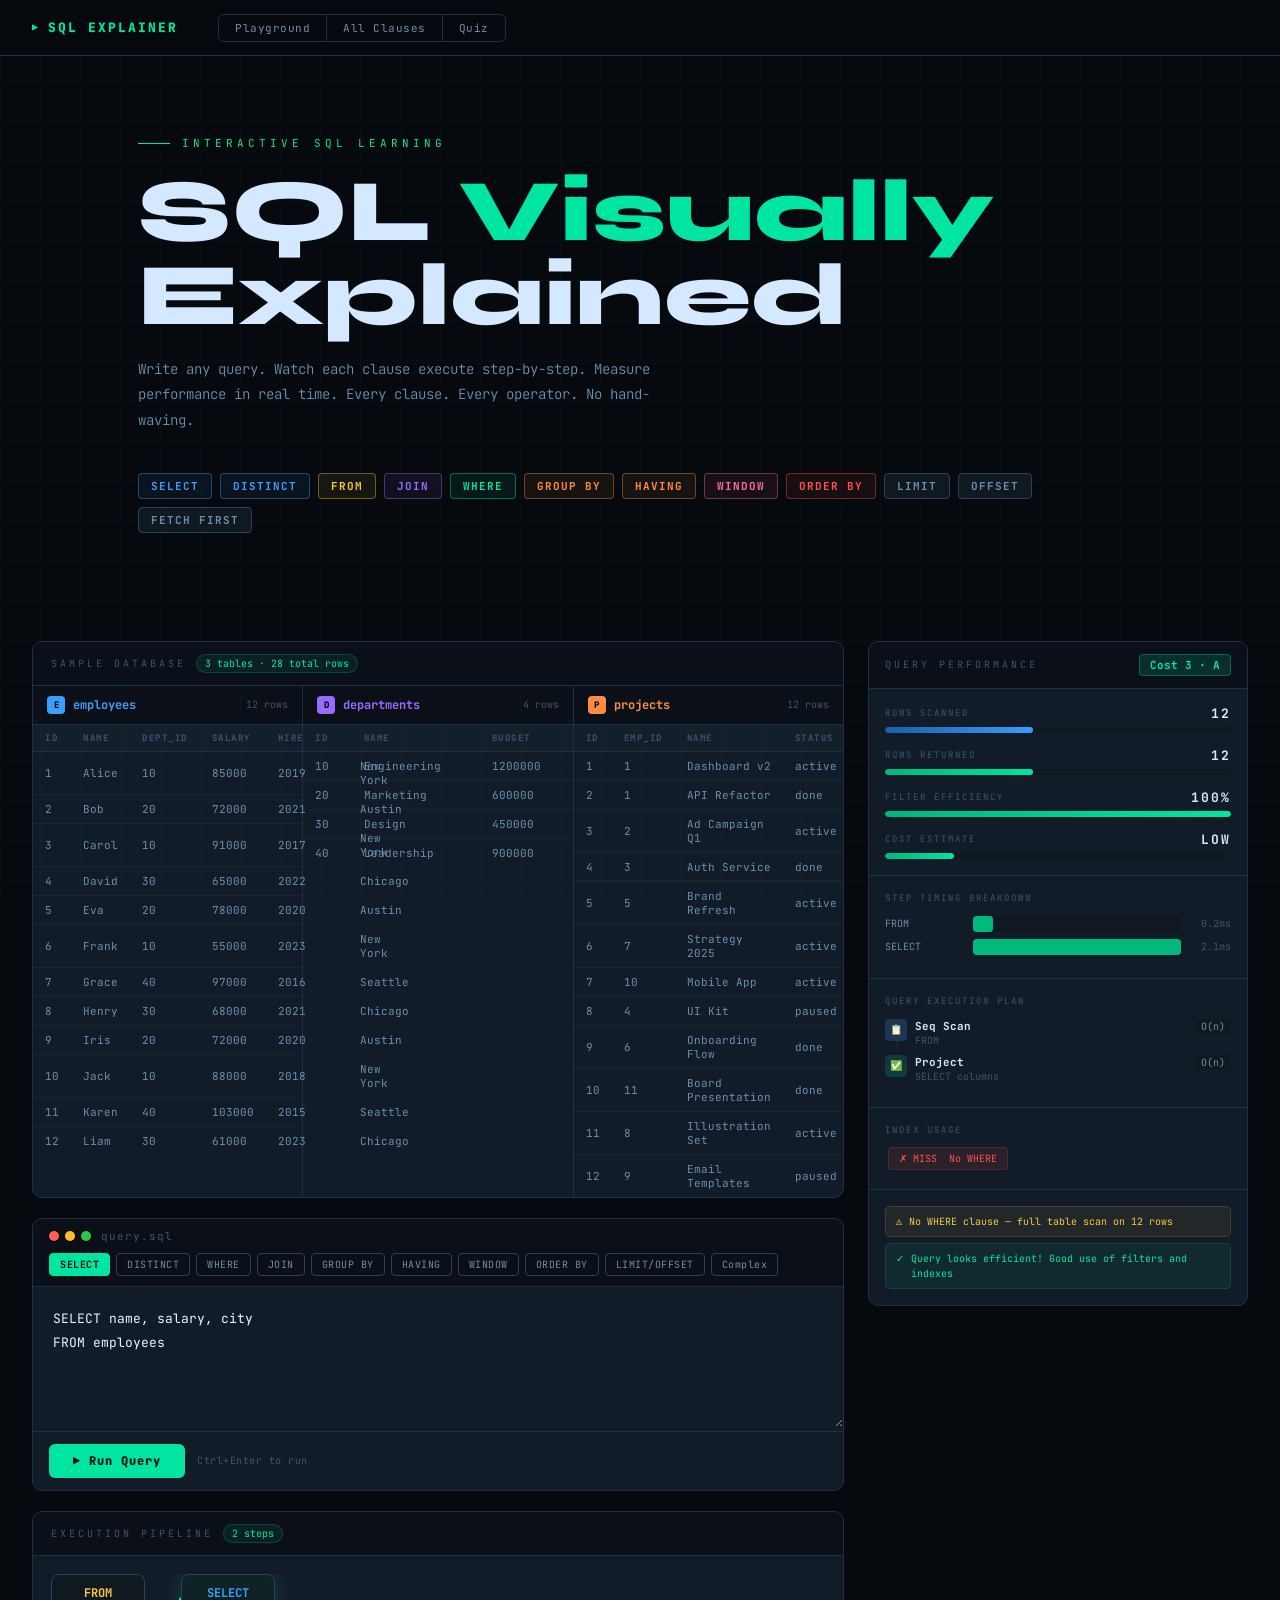
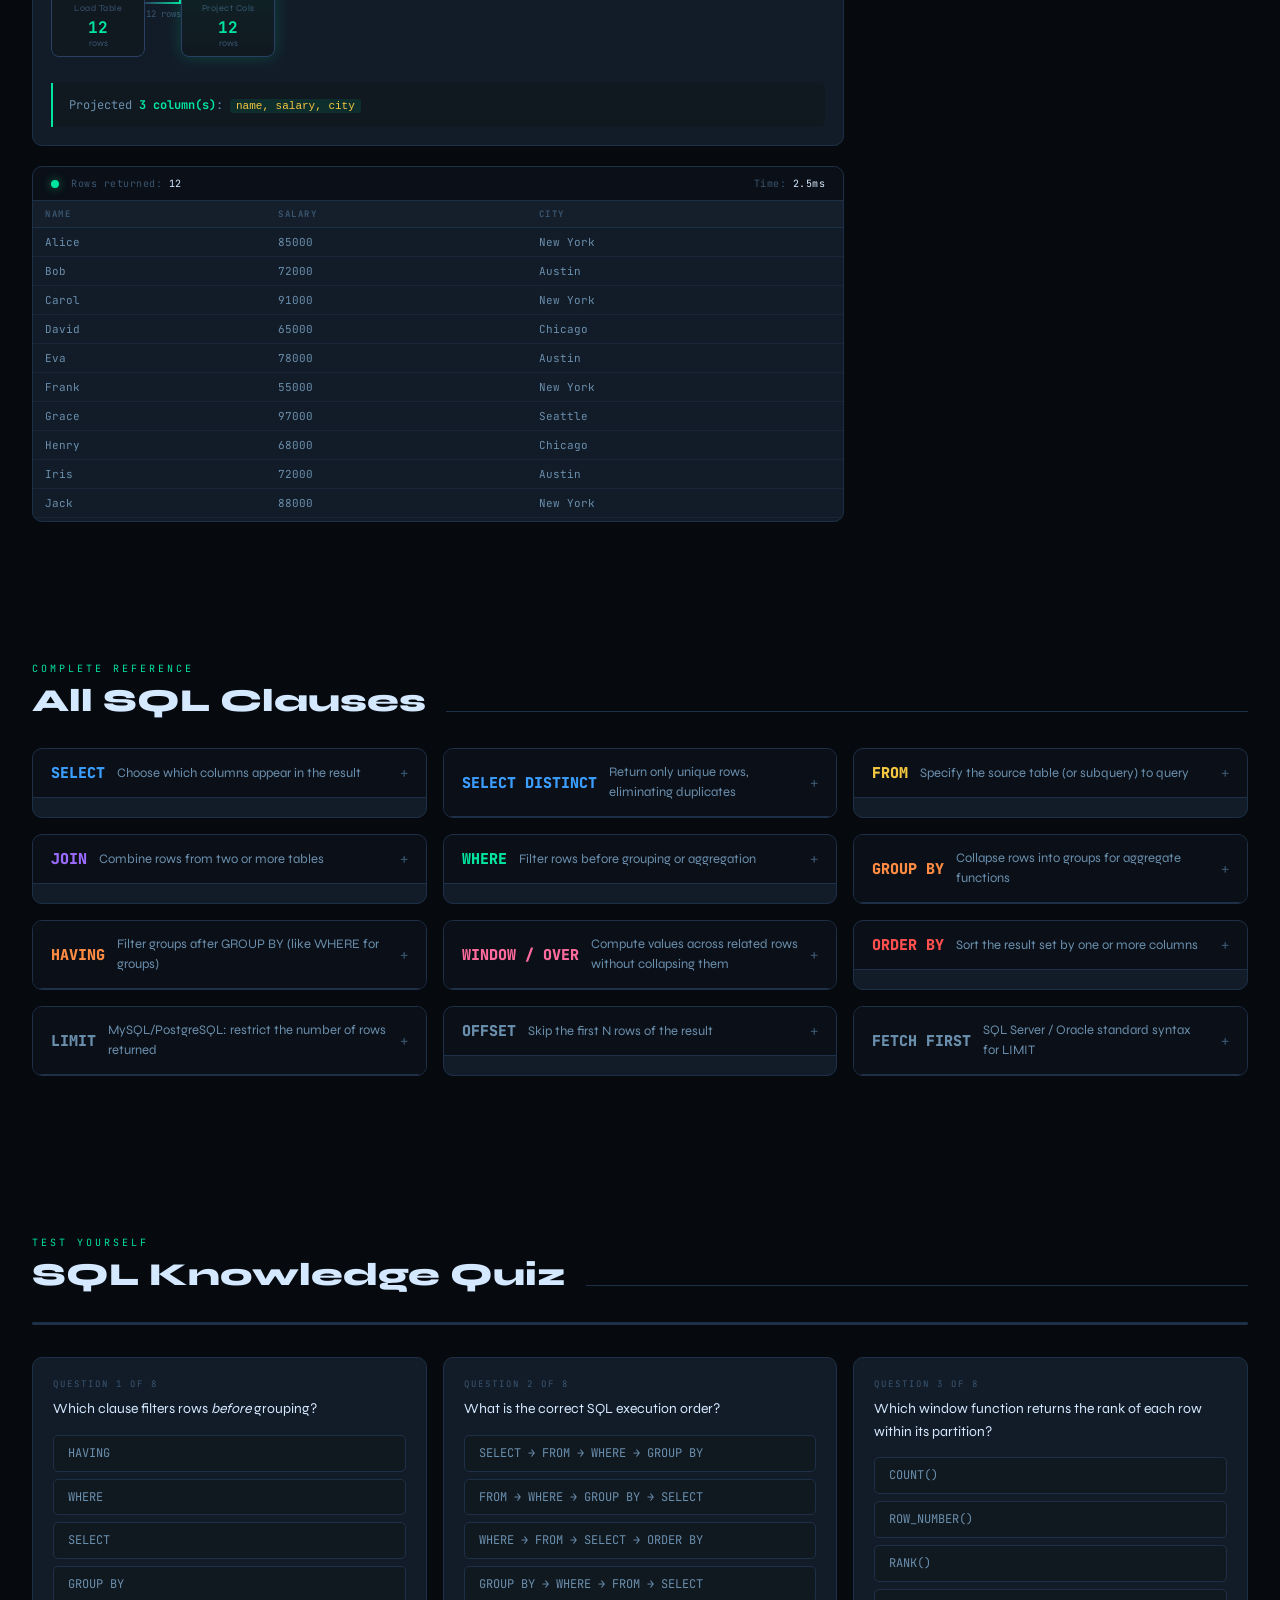
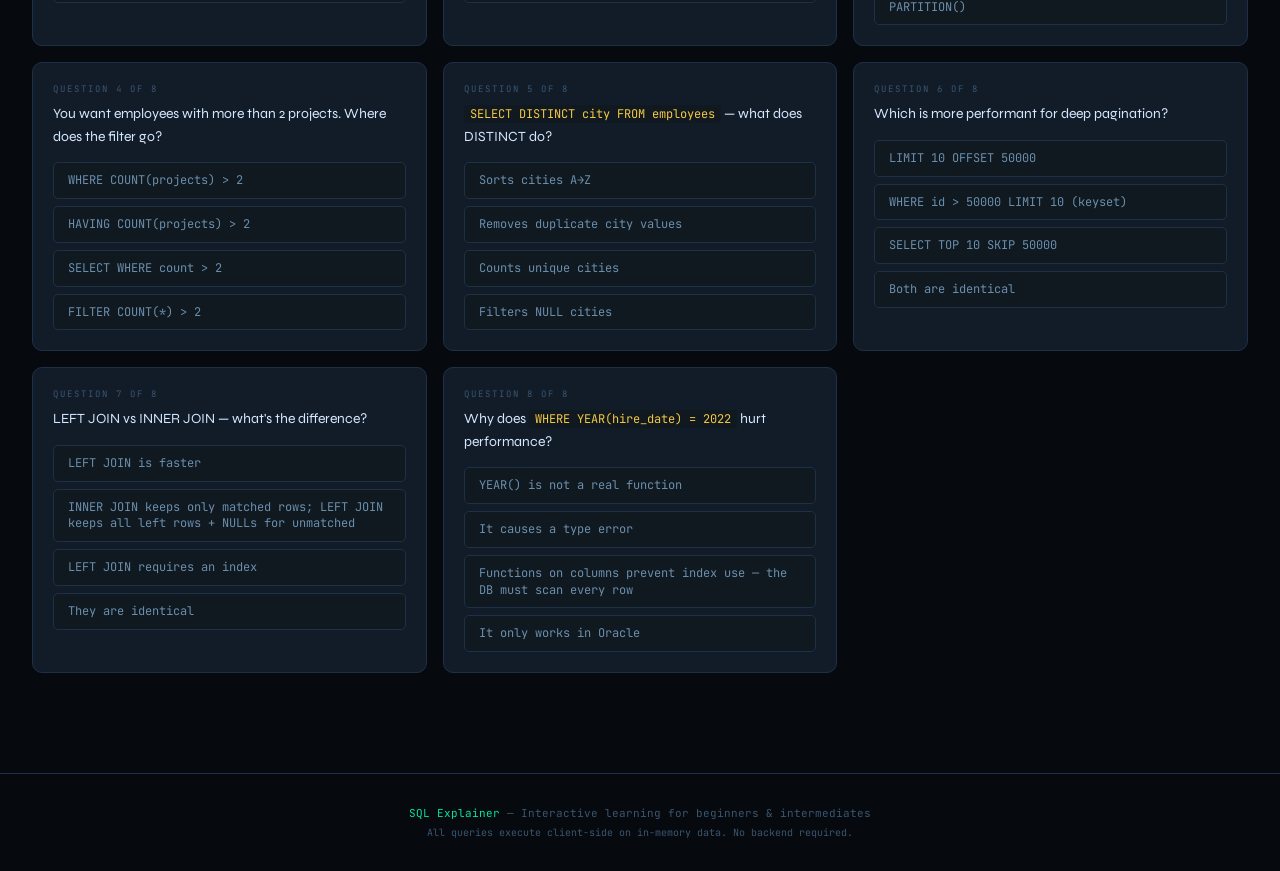
<file: sql-explainer.html.html>
<!DOCTYPE html>
<html lang="en">
<head>
<meta charset="UTF-8">
<meta name="viewport" content="width=device-width, initial-scale=1.0">
<title>SQL Explainer — Complete Interactive Reference</title>
<link href="https://fonts.googleapis.com/css2?family=JetBrains+Mono:wght@300;400;500;700;800&family=Syne:wght@400;600;700;800&display=swap" rel="stylesheet">
<style>
:root {
  --bg:      #060a0f;
  --bg2:     #0b1018;
  --bg3:     #101820;
  --panel:   #121c28;
  --panel2:  #172030;
  --border:  #1e3048;
  --border2: #2a4060;
  --green:   #00e5a0;
  --green2:  #00b87a;
  --green3:  rgba(0,229,160,0.08);
  --blue:    #3b9eff;
  --blue2:   rgba(59,158,255,0.12);
  --yellow:  #f5c842;
  --orange:  #ff8c42;
  --pink:    #ff6b9d;
  --purple:  #9b6bff;
  --red:     #ff4f4f;
  --text:    #d4e8ff;
  --text2:   #6a8fad;
  --text3:   #3a5570;
  --mono:    'JetBrains Mono', monospace;
  --sans:    'Syne', sans-serif;
  --radius:  10px;
}

*{margin:0;padding:0;box-sizing:border-box}

html { scroll-behavior: smooth; }

body {
  font-family: var(--sans);
  background: var(--bg);
  color: var(--text);
  min-height: 100vh;
  overflow-x: hidden;
}

/* grid bg */
body::before {
  content:'';
  position:fixed;
  inset:0;
  background-image:
    linear-gradient(rgba(0,229,160,0.025) 1px, transparent 1px),
    linear-gradient(90deg, rgba(0,229,160,0.025) 1px, transparent 1px);
  background-size: 40px 40px;
  pointer-events:none;
  z-index:0;
}

/* ── NAV ── */
nav {
  position:sticky;top:0;z-index:200;
  height:56px;
  background:rgba(6,10,15,0.92);
  backdrop-filter:blur(24px);
  border-bottom:1px solid var(--border);
  display:flex;align-items:center;
  padding:0 32px;gap:40px;
}
.nav-brand {
  font-family:var(--mono);font-size:13px;font-weight:800;
  color:var(--green);letter-spacing:2px;text-transform:uppercase;
  display:flex;align-items:center;gap:8px;
}
.nav-brand::before {
  content:'▶';font-size:10px;
}
.nav-links {
  display:flex;gap:0;list-style:none;
  border:1px solid var(--border);border-radius:6px;overflow:hidden;
}
.nav-links a {
  display:block;padding:6px 16px;
  font-family:var(--mono);font-size:11px;
  color:var(--text2);text-decoration:none;
  border-right:1px solid var(--border);
  transition:all .2s;letter-spacing:.5px;
}
.nav-links li:last-child a{border-right:none;}
.nav-links a:hover{background:var(--green3);color:var(--green);}

/* ── HERO ── */
.hero {
  padding:80px 48px 48px;
  max-width:1100px;margin:0 auto;
  position:relative;
}
.hero-eyebrow {
  font-family:var(--mono);font-size:11px;letter-spacing:4px;
  color:var(--green);text-transform:uppercase;margin-bottom:20px;
  display:flex;align-items:center;gap:12px;
}
.hero-eyebrow::before {
  content:'';width:32px;height:1px;background:var(--green);
}
.hero h1 {
  font-size:clamp(48px,7vw,88px);
  font-weight:800;line-height:.95;
  margin-bottom:20px;
  color:var(--text);
}
.hero h1 .accent { color:var(--green); }
.hero-sub {
  font-family:var(--mono);font-size:14px;
  color:var(--text2);max-width:560px;line-height:1.8;
  margin-bottom:40px;font-weight:300;
}

/* clause badge strip */
.clause-strip {
  display:flex;flex-wrap:wrap;gap:8px;margin-bottom:60px;
}
.clause-tag {
  font-family:var(--mono);font-size:11px;font-weight:700;
  padding:5px 12px;border-radius:4px;
  border:1px solid;letter-spacing:1px;
  cursor:pointer;transition:all .2s;
}
.clause-tag:hover{transform:translateY(-2px);filter:brightness(1.3);}

/* ── MAIN LAYOUT ── */
.main {
  max-width:1400px;margin:0 auto;
  padding:0 32px 80px;
  display:grid;
  grid-template-columns:1fr 380px;
  gap:24px;
  align-items:start;
}
@media(max-width:1100px){.main{grid-template-columns:1fr;}}

/* ── LEFT COLUMN ── */
.left-col {display:flex;flex-direction:column;gap:20px;}

/* ── EDITOR ── */
.editor-card {
  background:var(--panel);
  border:1px solid var(--border);
  border-radius:var(--radius);
  overflow:hidden;
}
.editor-topbar {
  background:var(--bg2);
  border-bottom:1px solid var(--border);
  padding:10px 16px;
  display:flex;align-items:center;gap:10px;
  flex-wrap:wrap;
}
.traffic {display:flex;gap:6px;}
.dot{width:10px;height:10px;border-radius:50%;}
.dot-r{background:#ff5f57;}.dot-y{background:#ffbd2e;}.dot-g{background:#28ca42;}
.editor-title {
  font-family:var(--mono);font-size:11px;color:var(--text3);
  letter-spacing:1px;margin-right:auto;
}
.preset-row {
  display:flex;gap:6px;flex-wrap:wrap;
}
.preset-btn {
  font-family:var(--mono);font-size:10px;
  padding:4px 10px;border-radius:4px;
  border:1px solid var(--border2);
  background:transparent;color:var(--text2);
  cursor:pointer;transition:all .2s;letter-spacing:.5px;
  white-space:nowrap;
}
.preset-btn:hover{border-color:var(--green);color:var(--green);}
.preset-btn.active{background:var(--green);color:var(--bg);border-color:var(--green);font-weight:700;}

.sql-textarea {
  width:100%;padding:20px;
  background:transparent;border:none;outline:none;
  font-family:var(--mono);font-size:13px;
  color:#e8f4ff;resize:vertical;
  min-height:140px;line-height:1.9;
  tab-size:2;
}
.editor-footer {
  padding:12px 16px;
  border-top:1px solid var(--border);
  display:flex;align-items:center;gap:12px;
}
.run-btn {
  padding:9px 24px;
  background:var(--green);color:var(--bg);
  border:none;border-radius:6px;
  font-family:var(--mono);font-size:12px;font-weight:800;
  cursor:pointer;transition:all .2s;
  letter-spacing:1px;display:flex;align-items:center;gap:8px;
}
.run-btn:hover{background:#00ffb3;box-shadow:0 0 24px rgba(0,229,160,.4);transform:translateY(-1px);}
.run-btn:active{transform:translateY(0);}
.run-hint {font-family:var(--mono);font-size:10px;color:var(--text3);letter-spacing:.5px;}

/* ── PIPELINE ── */
.pipeline-card {
  background:var(--panel);border:1px solid var(--border);
  border-radius:var(--radius);overflow:hidden;
}
.card-header {
  padding:12px 18px;
  background:var(--bg2);
  border-bottom:1px solid var(--border);
  display:flex;align-items:center;gap:10px;
}
.card-title {
  font-family:var(--mono);font-size:10px;letter-spacing:3px;
  text-transform:uppercase;color:var(--text3);
}
.card-badge {
  font-family:var(--mono);font-size:10px;
  padding:2px 8px;border-radius:100px;
  background:var(--green3);color:var(--green);
  border:1px solid rgba(0,229,160,.2);
}

.pipeline-body {padding:18px;}
.pipeline-flow {
  display:flex;align-items:stretch;
  gap:0;overflow-x:auto;
  padding-bottom:12px;
}
.p-step {
  flex-shrink:0;
  display:flex;flex-direction:column;align-items:center;
  cursor:pointer;
}
.p-box {
  width:94px;padding:10px 6px 8px;
  border-radius:8px;
  border:1px solid var(--border);
  background:var(--bg3);
  text-align:center;
  transition:all .3s;position:relative;
  overflow:hidden;
}
.p-box::before {
  content:'';position:absolute;inset:0;
  background:linear-gradient(180deg,rgba(0,229,160,.06) 0%,transparent 100%);
  opacity:0;transition:opacity .3s;
}
.p-box.active::before{opacity:1;}
.p-box.active{border-color:var(--green);box-shadow:0 0 16px rgba(0,229,160,.2);}
.p-box.done{border-color:var(--border2);}
.p-kw{font-family:var(--mono);font-size:12px;font-weight:700;}
.p-lbl{font-size:9px;color:var(--text3);margin-top:2px;letter-spacing:.5px;}
.p-cnt{font-family:var(--mono);font-size:16px;font-weight:700;color:var(--green);margin-top:4px;}
.p-rows{font-size:9px;color:var(--text3);}

.p-connector {
  display:flex;flex-direction:column;align-items:center;
  justify-content:flex-start;padding-top:28px;
  flex-shrink:0;width:36px;
}
.p-arrow-line {
  width:100%;height:2px;
  background:linear-gradient(90deg,var(--border2),var(--green));
  position:relative;
}
.p-arrow-line::after{
  content:'▶';position:absolute;right:-5px;top:-7px;
  color:var(--green);font-size:9px;
}
.p-arrow-cnt {
  font-family:var(--mono);font-size:9px;
  color:var(--text3);margin-top:4px;white-space:nowrap;
}

.step-detail {
  margin-top:14px;
  background:var(--bg3);
  border-left:2px solid var(--green);
  padding:12px 16px;
  border-radius:0 6px 6px 0;
  font-family:var(--mono);font-size:12px;
  color:var(--text2);line-height:1.7;
  display:none;animation:fadeSlide .25s ease;
}
.step-detail.show{display:block;}
.step-detail strong{color:var(--green);}
.step-detail code{
  background:rgba(0,229,160,.1);
  color:var(--yellow);padding:1px 6px;border-radius:3px;font-size:11px;
}

/* ── TABLES VIEW ── */
.tables-card {
  background:var(--panel);border:1px solid var(--border);
  border-radius:var(--radius);overflow:hidden;
}
.tables-grid {
  display:grid;grid-template-columns:repeat(auto-fit,minmax(240px,1fr));
  gap:1px;background:var(--border);
}
.tbl-wrap {background:var(--panel);}
.tbl-head {
  padding:10px 14px;
  background:var(--bg2);
  border-bottom:1px solid var(--border);
  display:flex;align-items:center;gap:8px;
}
.tbl-icon {
  width:18px;height:18px;border-radius:4px;
  display:flex;align-items:center;justify-content:center;
  font-size:9px;font-weight:800;
  font-family:var(--mono);color:var(--bg);
}
.tbl-nm {font-family:var(--mono);font-size:12px;font-weight:700;}
.tbl-info {font-size:10px;color:var(--text3);margin-left:auto;font-family:var(--mono);}

.dtbl {width:100%;border-collapse:collapse;font-family:var(--mono);font-size:11px;}
.dtbl th {
  padding:7px 12px;text-align:left;
  color:var(--text3);font-size:9px;letter-spacing:1.5px;
  text-transform:uppercase;border-bottom:1px solid var(--border);
  background:rgba(255,255,255,.01);
}
.dtbl td {
  padding:7px 12px;
  border-bottom:1px solid rgba(30,48,72,.5);
  color:var(--text2);transition:all .25s;
}
.dtbl tr:last-child td{border-bottom:none;}
.dtbl tr.hl-green td{background:rgba(0,229,160,.1);color:var(--green);}
.dtbl tr.hl-blue  td{background:rgba(59,158,255,.1);color:var(--blue);}
.dtbl tr.hl-fade  td{opacity:.2;text-decoration:line-through;}
.dtbl tr.hl-join  td{background:rgba(155,107,255,.1);color:var(--purple);}

/* ── RESULT ── */
.result-card {
  background:var(--panel);border:1px solid var(--border);
  border-radius:var(--radius);overflow:hidden;
}
.result-topbar {
  padding:10px 18px;background:var(--bg2);
  border-bottom:1px solid var(--border);
  display:flex;align-items:center;gap:12px;
}
.status-dot {
  width:8px;height:8px;border-radius:50%;
  background:var(--text3);transition:background .3s;
}
.status-dot.ok{background:var(--green);box-shadow:0 0 8px rgba(0,229,160,.5);}
.status-dot.err{background:var(--red);}
.result-stat {font-family:var(--mono);font-size:10px;color:var(--text3);letter-spacing:.5px;}
.result-stat span{color:var(--text);}

.result-body {overflow-x:auto;max-height:320px;overflow-y:auto;}
.result-empty {
  padding:32px;text-align:center;
  font-family:var(--mono);font-size:12px;color:var(--text3);
}
.err-msg {
  padding:16px 18px;font-family:var(--mono);font-size:12px;
  color:var(--red);background:rgba(255,79,79,.04);
  border-left:2px solid var(--red);
}

/* ── RIGHT COLUMN – PERF PANEL ── */
.right-col{display:flex;flex-direction:column;gap:20px;position:sticky;top:76px;}

.perf-card {
  background:var(--panel);border:1px solid var(--border);
  border-radius:var(--radius);overflow:hidden;
}
.perf-header {
  padding:12px 16px;
  background:var(--bg2);
  border-bottom:1px solid var(--border);
  display:flex;align-items:center;justify-content:space-between;
}
.perf-title {font-family:var(--mono);font-size:10px;letter-spacing:3px;text-transform:uppercase;color:var(--text3);}
.perf-score {
  font-family:var(--mono);font-size:11px;font-weight:700;
  padding:3px 10px;border-radius:4px;
}
.score-a{background:rgba(0,229,160,.15);color:var(--green);border:1px solid rgba(0,229,160,.3);}
.score-b{background:rgba(245,200,66,.12);color:var(--yellow);border:1px solid rgba(245,200,66,.3);}
.score-c{background:rgba(255,140,66,.12);color:var(--orange);border:1px solid rgba(255,140,66,.3);}
.score-d{background:rgba(255,79,79,.12);color:var(--red);border:1px solid rgba(255,79,79,.3);}

.perf-body{padding:16px;display:flex;flex-direction:column;gap:14px;}

/* metric rows */
.metric {display:flex;flex-direction:column;gap:5px;}
.metric-label {
  font-family:var(--mono);font-size:9px;letter-spacing:2px;
  text-transform:uppercase;color:var(--text3);
  display:flex;justify-content:space-between;align-items:center;
}
.metric-val {font-family:var(--mono);font-size:13px;font-weight:700;color:var(--text);}
.metric-bar {height:6px;background:var(--bg3);border-radius:100px;overflow:hidden;}
.metric-fill {
  height:100%;border-radius:100px;
  transition:width 1s cubic-bezier(.4,0,.2,1);
  width:0%;
}
.fill-green{background:linear-gradient(90deg,var(--green2),var(--green));}
.fill-yellow{background:linear-gradient(90deg,#c49a00,var(--yellow));}
.fill-orange{background:linear-gradient(90deg,#c45a00,var(--orange));}
.fill-red{background:linear-gradient(90deg,#b00,var(--red));}
.fill-blue{background:linear-gradient(90deg,#1a5fa8,var(--blue));}

/* execution plan */
.plan-section {border-top:1px solid var(--border);padding:16px;}
.plan-title {font-family:var(--mono);font-size:9px;letter-spacing:2px;text-transform:uppercase;color:var(--text3);margin-bottom:12px;}
.plan-node {
  display:flex;align-items:flex-start;gap:8px;
  margin-bottom:8px;font-family:var(--mono);font-size:11px;
  position:relative;
}
.plan-node::before{
  content:'';width:1px;background:var(--border);
  position:absolute;left:12px;top:20px;bottom:-4px;
}
.plan-node:last-child::before{display:none;}
.plan-icon {
  width:22px;height:22px;border-radius:4px;
  flex-shrink:0;display:flex;align-items:center;justify-content:center;
  font-size:10px;
}
.plan-info{flex:1;}
.plan-op{color:var(--text);font-weight:700;font-size:11px;}
.plan-detail{color:var(--text3);font-size:10px;margin-top:1px;}
.plan-cost {
  font-size:10px;white-space:nowrap;
  padding:1px 6px;border-radius:3px;
  background:var(--bg3);color:var(--text2);
}

/* index badges */
.index-section {border-top:1px solid var(--border);padding:16px;}
.idx-badge {
  display:inline-flex;align-items:center;gap:5px;
  font-family:var(--mono);font-size:10px;
  padding:4px 10px;border-radius:4px;
  margin:3px;
}
.idx-hit {background:rgba(0,229,160,.1);color:var(--green);border:1px solid rgba(0,229,160,.2);}
.idx-miss{background:rgba(255,79,79,.1);color:var(--red);border:1px solid rgba(255,79,79,.2);}
.idx-na  {background:var(--bg3);color:var(--text3);border:1px solid var(--border);}

/* timing breakdown */
.timing-section{border-top:1px solid var(--border);padding:16px;}
.timing-bar-row{display:flex;align-items:center;gap:8px;margin-bottom:7px;}
.timing-step-nm{font-family:var(--mono);font-size:10px;color:var(--text2);width:80px;flex-shrink:0;}
.timing-bar-wrap{flex:1;height:16px;background:var(--bg3);border-radius:3px;overflow:hidden;position:relative;}
.timing-fill{height:100%;border-radius:3px;transition:width 1.2s ease;width:0%;}
.timing-ms{font-family:var(--mono);font-size:10px;color:var(--text3);width:42px;text-align:right;flex-shrink:0;}

/* warnings */
.warn-section{border-top:1px solid var(--border);padding:16px;display:flex;flex-direction:column;gap:6px;}
.warn-item {
  display:flex;align-items:flex-start;gap:7px;
  font-family:var(--mono);font-size:10px;line-height:1.5;
  padding:7px 10px;border-radius:5px;
}
.warn-warn{background:rgba(245,200,66,.07);color:var(--yellow);border:1px solid rgba(245,200,66,.15);}
.warn-tip {background:rgba(59,158,255,.07);color:var(--blue); border:1px solid rgba(59,158,255,.15);}
.warn-ok  {background:rgba(0,229,160,.07);color:var(--green);border:1px solid rgba(0,229,160,.15);}

/* ── CLAUSE REFERENCE ── */
.reference {
  max-width:1400px;margin:0 auto;padding:0 32px 100px;
}
.ref-grid {
  display:grid;
  grid-template-columns:repeat(auto-fill,minmax(380px,1fr));
  gap:16px;
}
.ref-card {
  background:var(--panel);border:1px solid var(--border);
  border-radius:var(--radius);overflow:hidden;
  transition:border-color .2s;
}
.ref-card:hover{border-color:var(--border2);}
.ref-card-head {
  padding:14px 18px;
  background:var(--bg2);
  border-bottom:1px solid var(--border);
  display:flex;align-items:center;gap:12px;
  cursor:pointer;
}
.ref-kw {
  font-family:var(--mono);font-size:15px;font-weight:800;
}
.ref-desc {font-size:13px;color:var(--text2);line-height:1.5;flex:1;}
.ref-toggle {
  font-family:var(--mono);font-size:14px;
  color:var(--text3);transition:transform .3s;flex-shrink:0;
}
.ref-body {
  padding:16px 18px;display:none;
  animation:fadeSlide .2s ease;
}
.ref-body.open{display:block;}
.ref-body p{font-size:13px;color:var(--text2);line-height:1.7;margin-bottom:12px;}
.syntax-block {
  background:var(--bg3);border:1px solid var(--border);
  border-radius:6px;padding:14px 16px;
  font-family:var(--mono);font-size:12px;line-height:2;
  margin-bottom:12px;overflow-x:auto;
}
.kw{color:var(--blue);font-weight:700;}
.tb{color:var(--yellow);}
.cd{color:#7dd3fc;}
.op{color:var(--orange);}
.st{color:var(--pink);}
.cm{color:var(--text3);font-style:italic;}
.fn{color:var(--green);}

.try-btn {
  font-family:var(--mono);font-size:10px;
  padding:5px 14px;border-radius:4px;
  border:1px solid var(--border2);
  background:transparent;color:var(--green);
  cursor:pointer;transition:all .2s;letter-spacing:.5px;
}
.try-btn:hover{background:var(--green3);border-color:var(--green);}

/* perf tip inline */
.perf-tip {
  background:rgba(59,158,255,.06);
  border:1px solid rgba(59,158,255,.15);
  border-radius:5px;padding:8px 12px;
  font-family:var(--mono);font-size:10px;
  color:var(--blue);line-height:1.6;margin-top:8px;
}
.perf-tip::before{content:'⚡ PERF: ';font-weight:700;}

/* section header */
.section-head {
  padding:60px 0 28px;
  display:flex;align-items:flex-end;gap:20px;
}
.section-head h2 {
  font-size:32px;font-weight:800;color:var(--text);
}
.section-head .sh-tag {
  font-family:var(--mono);font-size:10px;letter-spacing:3px;
  color:var(--green);text-transform:uppercase;margin-bottom:6px;
}
.sh-line {
  flex:1;height:1px;background:var(--border);margin-bottom:8px;
}

/* ── QUIZ ── */
.quiz-grid {
  display:grid;grid-template-columns:repeat(auto-fill,minmax(360px,1fr));
  gap:16px;
}
.q-card {
  background:var(--panel);border:1px solid var(--border);
  border-radius:var(--radius);padding:20px;
}
.q-num {
  font-family:var(--mono);font-size:9px;letter-spacing:2px;
  color:var(--text3);text-transform:uppercase;margin-bottom:8px;
}
.q-text {
  font-size:14px;color:var(--text);margin-bottom:14px;line-height:1.6;
}
.q-text code {
  font-family:var(--mono);font-size:12px;
  background:var(--bg3);padding:1px 6px;border-radius:3px;
  color:var(--yellow);
}
.q-opts {display:flex;flex-direction:column;gap:7px;}
.q-opt {
  padding:9px 14px;border-radius:5px;
  border:1px solid var(--border);background:var(--bg3);
  cursor:pointer;font-size:12px;font-family:var(--mono);
  color:var(--text2);transition:all .2s;text-align:left;
  line-height:1.4;
}
.q-opt:hover{border-color:var(--border2);color:var(--text);}
.q-opt.correct{border-color:var(--green);background:rgba(0,229,160,.08);color:var(--green);}
.q-opt.wrong  {border-color:var(--red);  background:rgba(255,79,79,.08);color:var(--red);}
.q-feedback {
  margin-top:10px;font-family:var(--mono);font-size:10px;
  line-height:1.6;color:var(--text2);
  background:var(--bg3);padding:10px 12px;border-radius:5px;
  display:none;
}
.q-feedback.show{display:block;}
.q-score {
  margin-top:28px;text-align:center;
  font-family:var(--mono);
}
.q-score-num {font-size:48px;font-weight:800;color:var(--green);}
.q-score-label{font-size:11px;color:var(--text3);letter-spacing:2px;}
.progress-wrap {height:3px;background:var(--border);border-radius:100px;margin-bottom:32px;overflow:hidden;}
.progress-fill {height:100%;background:linear-gradient(90deg,var(--green2),var(--green));border-radius:100px;transition:width .5s ease;width:0%;}

/* footer */
footer {
  border-top:1px solid var(--border);
  padding:32px;text-align:center;
  font-family:var(--mono);font-size:11px;color:var(--text3);
}
footer span{color:var(--green);}

/* scrollbar */
::-webkit-scrollbar{width:5px;height:5px;}
::-webkit-scrollbar-track{background:var(--bg);}
::-webkit-scrollbar-thumb{background:var(--border2);border-radius:3px;}

@keyframes fadeSlide {
  from{opacity:0;transform:translateY(6px);}
  to  {opacity:1;transform:translateY(0);}
}
@keyframes countUp {
  from{opacity:0;transform:scale(.8);}
  to  {opacity:1;transform:scale(1);}
}
@keyframes rowIn {
  from{opacity:0;transform:translateX(-8px);}
  to  {opacity:1;transform:translateX(0);}
}
.dtbl tbody tr { animation: rowIn .25s ease both; }

/* number counter animation */
.counter {
  display:inline-block;
  animation:countUp .4s ease;
}
</style>
</head>
<body>

<!-- NAV -->
<nav>
  <div class="nav-brand">SQL Explainer</div>
  <ul class="nav-links">
    <li><a href="#playground">Playground</a></li>
    <li><a href="#clauses">All Clauses</a></li>
    <li><a href="#quiz">Quiz</a></li>
  </ul>
</nav>

<!-- HERO -->
<div class="hero">
  <div class="hero-eyebrow">Interactive SQL Learning</div>
  <h1>SQL <span class="accent">Visually</span><br>Explained</h1>
  <p class="hero-sub">Write any query. Watch each clause execute step-by-step. Measure performance in real time. Every clause. Every operator. No hand-waving.</p>
  <div class="clause-strip" id="clause-strip">
    <span class="clause-tag" style="color:var(--blue);border-color:rgba(59,158,255,.4);background:rgba(59,158,255,.07)" onclick="scrollToClause('select')">SELECT</span>
    <span class="clause-tag" style="color:var(--blue);border-color:rgba(59,158,255,.4);background:rgba(59,158,255,.07)" onclick="scrollToClause('distinct')">DISTINCT</span>
    <span class="clause-tag" style="color:var(--yellow);border-color:rgba(245,200,66,.4);background:rgba(245,200,66,.07)" onclick="scrollToClause('from')">FROM</span>
    <span class="clause-tag" style="color:var(--purple);border-color:rgba(155,107,255,.4);background:rgba(155,107,255,.07)" onclick="scrollToClause('join')">JOIN</span>
    <span class="clause-tag" style="color:var(--green);border-color:rgba(0,229,160,.4);background:rgba(0,229,160,.07)" onclick="scrollToClause('where')">WHERE</span>
    <span class="clause-tag" style="color:var(--orange);border-color:rgba(255,140,66,.4);background:rgba(255,140,66,.07)" onclick="scrollToClause('groupby')">GROUP BY</span>
    <span class="clause-tag" style="color:var(--orange);border-color:rgba(255,140,66,.4);background:rgba(255,140,66,.07)" onclick="scrollToClause('having')">HAVING</span>
    <span class="clause-tag" style="color:var(--pink);border-color:rgba(255,107,157,.4);background:rgba(255,107,157,.07)" onclick="scrollToClause('window')">WINDOW</span>
    <span class="clause-tag" style="color:var(--red);border-color:rgba(255,79,79,.4);background:rgba(255,79,79,.07)" onclick="scrollToClause('orderby')">ORDER BY</span>
    <span class="clause-tag" style="color:var(--text2);border-color:var(--border2);background:var(--bg3)" onclick="scrollToClause('limit')">LIMIT</span>
    <span class="clause-tag" style="color:var(--text2);border-color:var(--border2);background:var(--bg3)" onclick="scrollToClause('offset')">OFFSET</span>
    <span class="clause-tag" style="color:var(--text2);border-color:var(--border2);background:var(--bg3)" onclick="scrollToClause('fetch')">FETCH FIRST</span>
  </div>
</div>

<!-- PLAYGROUND + PERF -->
<div class="main" id="playground">

  <!-- LEFT -->
  <div class="left-col">

    <!-- TABLES -->
    <div class="tables-card">
      <div class="card-header">
        <span class="card-title">Sample Database</span>
        <span class="card-badge">3 tables · 28 total rows</span>
      </div>
      <div class="tables-grid">
        <!-- employees -->
        <div class="tbl-wrap">
          <div class="tbl-head">
            <div class="tbl-icon" style="background:var(--blue)">E</div>
            <span class="tbl-nm" style="color:var(--blue)">employees</span>
            <span class="tbl-info">12 rows</span>
          </div>
          <table class="dtbl" id="tbl-employees">
            <thead><tr><th>id</th><th>name</th><th>dept_id</th><th>salary</th><th>hire_year</th><th>city</th></tr></thead>
            <tbody id="body-employees"></tbody>
          </table>
        </div>
        <!-- departments -->
        <div class="tbl-wrap">
          <div class="tbl-head">
            <div class="tbl-icon" style="background:var(--purple)">D</div>
            <span class="tbl-nm" style="color:var(--purple)">departments</span>
            <span class="tbl-info">4 rows</span>
          </div>
          <table class="dtbl" id="tbl-departments">
            <thead><tr><th>id</th><th>name</th><th>budget</th></tr></thead>
            <tbody id="body-departments"></tbody>
          </table>
        </div>
        <!-- projects -->
        <div class="tbl-wrap">
          <div class="tbl-head">
            <div class="tbl-icon" style="background:var(--orange)">P</div>
            <span class="tbl-nm" style="color:var(--orange)">projects</span>
            <span class="tbl-info">12 rows</span>
          </div>
          <table class="dtbl" id="tbl-projects">
            <thead><tr><th>id</th><th>emp_id</th><th>name</th><th>status</th></tr></thead>
            <tbody id="body-projects"></tbody>
          </table>
        </div>
      </div>
    </div>

    <!-- EDITOR -->
    <div class="editor-card">
      <div class="editor-topbar">
        <div class="traffic"><div class="dot dot-r"></div><div class="dot dot-y"></div><div class="dot dot-g"></div></div>
        <span class="editor-title">query.sql</span>
        <div class="preset-row">
          <button class="preset-btn active" onclick="loadPreset('basic')">SELECT</button>
          <button class="preset-btn" onclick="loadPreset('distinct')">DISTINCT</button>
          <button class="preset-btn" onclick="loadPreset('where')">WHERE</button>
          <button class="preset-btn" onclick="loadPreset('join')">JOIN</button>
          <button class="preset-btn" onclick="loadPreset('groupby')">GROUP BY</button>
          <button class="preset-btn" onclick="loadPreset('having')">HAVING</button>
          <button class="preset-btn" onclick="loadPreset('window')">WINDOW</button>
          <button class="preset-btn" onclick="loadPreset('orderby')">ORDER BY</button>
          <button class="preset-btn" onclick="loadPreset('limit')">LIMIT/OFFSET</button>
          <button class="preset-btn" onclick="loadPreset('complex')">Complex</button>
        </div>
      </div>
      <textarea class="sql-textarea" id="sql-editor" spellcheck="false">SELECT name, salary, city
FROM employees</textarea>
      <div class="editor-footer">
        <button class="run-btn" onclick="runQuery()"><span>▶</span> Run Query</button>
        <span class="run-hint">Ctrl+Enter to run</span>
      </div>
    </div>

    <!-- PIPELINE -->
    <div class="pipeline-card">
      <div class="card-header">
        <span class="card-title">Execution Pipeline</span>
        <span class="card-badge" id="pipeline-badge">waiting</span>
      </div>
      <div class="pipeline-body">
        <div class="pipeline-flow" id="pipeline-flow"></div>
        <div class="step-detail" id="step-detail"></div>
      </div>
    </div>

    <!-- RESULT -->
    <div class="result-card">
      <div class="result-topbar">
        <div class="status-dot" id="status-dot"></div>
        <span class="result-stat">Rows returned: <span id="row-count">—</span></span>
        <span class="result-stat" style="margin-left:auto">Time: <span id="exec-time">—</span></span>
      </div>
      <div class="result-body" id="result-body">
        <div class="result-empty">Run a query above to see results ↑</div>
      </div>
    </div>

  </div><!-- /left-col -->

  <!-- RIGHT: PERFORMANCE PANEL -->
  <div class="right-col">

    <div class="perf-card">
      <div class="perf-header">
        <span class="perf-title">Query Performance</span>
        <span class="perf-score score-a" id="perf-score">— / A</span>
      </div>
      <div class="perf-body">

        <div class="metric">
          <div class="metric-label">
            Rows Scanned
            <span class="metric-val" id="m-scanned">0</span>
          </div>
          <div class="metric-bar"><div class="metric-fill fill-blue" id="bar-scanned"></div></div>
        </div>

        <div class="metric">
          <div class="metric-label">
            Rows Returned
            <span class="metric-val" id="m-returned">0</span>
          </div>
          <div class="metric-bar"><div class="metric-fill fill-green" id="bar-returned"></div></div>
        </div>

        <div class="metric">
          <div class="metric-label">
            Filter Efficiency
            <span class="metric-val" id="m-efficiency">—</span>
          </div>
          <div class="metric-bar"><div class="metric-fill fill-green" id="bar-efficiency"></div></div>
        </div>

        <div class="metric">
          <div class="metric-label">
            Cost Estimate
            <span class="metric-val" id="m-cost">—</span>
          </div>
          <div class="metric-bar"><div class="metric-fill fill-green" id="bar-cost"></div></div>
        </div>

      </div>

      <!-- TIMING BREAKDOWN -->
      <div class="timing-section">
        <div class="plan-title">Step Timing Breakdown</div>
        <div id="timing-breakdown"></div>
      </div>

      <!-- EXECUTION PLAN -->
      <div class="plan-section">
        <div class="plan-title">Query Execution Plan</div>
        <div id="exec-plan"></div>
      </div>

      <!-- INDEX USAGE -->
      <div class="index-section">
        <div class="plan-title" style="margin-bottom:8px;">Index Usage</div>
        <div id="index-usage"></div>
      </div>

      <!-- WARNINGS -->
      <div class="warn-section" id="warnings"></div>

    </div><!-- /perf-card -->

  </div><!-- /right-col -->

</div><!-- /main -->

<!-- ── CLAUSE REFERENCE ── -->
<div class="reference" id="clauses">
  <div class="section-head">
    <div>
      <div class="sh-tag">Complete Reference</div>
      <h2>All SQL Clauses</h2>
    </div>
    <div class="sh-line"></div>
  </div>

  <div class="ref-grid" id="ref-grid"></div>
</div>

<!-- ── QUIZ ── -->
<div class="reference" id="quiz">
  <div class="section-head">
    <div>
      <div class="sh-tag">Test Yourself</div>
      <h2>SQL Knowledge Quiz</h2>
    </div>
    <div class="sh-line"></div>
  </div>
  <div class="progress-wrap"><div class="progress-fill" id="quiz-progress"></div></div>
  <div class="quiz-grid" id="quiz-grid"></div>
</div>

<footer>
  <p><span>SQL Explainer</span> — Interactive learning for beginners &amp; intermediates</p>
  <p style="margin-top:6px;font-size:10px;">All queries execute client-side on in-memory data. No backend required.</p>
</footer>

<script>
// ════════════════════════════════════════════════════════
// DATA
// ════════════════════════════════════════════════════════
const DB = {
  employees: [
    {id:1, name:'Alice',   dept_id:10, salary:85000, hire_year:2019, city:'New York'},
    {id:2, name:'Bob',     dept_id:20, salary:72000, hire_year:2021, city:'Austin'},
    {id:3, name:'Carol',   dept_id:10, salary:91000, hire_year:2017, city:'New York'},
    {id:4, name:'David',   dept_id:30, salary:65000, hire_year:2022, city:'Chicago'},
    {id:5, name:'Eva',     dept_id:20, salary:78000, hire_year:2020, city:'Austin'},
    {id:6, name:'Frank',   dept_id:10, salary:55000, hire_year:2023, city:'New York'},
    {id:7, name:'Grace',   dept_id:40, salary:97000, hire_year:2016, city:'Seattle'},
    {id:8, name:'Henry',   dept_id:30, salary:68000, hire_year:2021, city:'Chicago'},
    {id:9, name:'Iris',    dept_id:20, salary:72000, hire_year:2020, city:'Austin'},
    {id:10,name:'Jack',    dept_id:10, salary:88000, hire_year:2018, city:'New York'},
    {id:11,name:'Karen',   dept_id:40, salary:103000,hire_year:2015, city:'Seattle'},
    {id:12,name:'Liam',    dept_id:30, salary:61000, hire_year:2023, city:'Chicago'},
  ],
  departments: [
    {id:10, name:'Engineering', budget:1200000},
    {id:20, name:'Marketing',   budget:600000},
    {id:30, name:'Design',      budget:450000},
    {id:40, name:'Leadership',  budget:900000},
  ],
  projects: [
    {id:1, emp_id:1,  name:'Dashboard v2',     status:'active'},
    {id:2, emp_id:1,  name:'API Refactor',      status:'done'},
    {id:3, emp_id:2,  name:'Ad Campaign Q1',    status:'active'},
    {id:4, emp_id:3,  name:'Auth Service',      status:'done'},
    {id:5, emp_id:5,  name:'Brand Refresh',     status:'active'},
    {id:6, emp_id:7,  name:'Strategy 2025',     status:'active'},
    {id:7, emp_id:10, name:'Mobile App',        status:'active'},
    {id:8, emp_id:4,  name:'UI Kit',            status:'paused'},
    {id:9, emp_id:6,  name:'Onboarding Flow',   status:'done'},
    {id:10,emp_id:11, name:'Board Presentation',status:'done'},
    {id:11,emp_id:8,  name:'Illustration Set',  status:'active'},
    {id:12,emp_id:9,  name:'Email Templates',   status:'paused'},
  ]
};

// ════════════════════════════════════════════════════════
// PRESETS
// ════════════════════════════════════════════════════════
const PRESETS = {
  basic: `SELECT name, salary, city\nFROM employees`,
  distinct: `SELECT DISTINCT city\nFROM employees`,
  where:  `SELECT name, salary, city\nFROM employees\nWHERE salary > 75000 AND city = 'New York'`,
  join:   `SELECT e.name, e.salary, d.name AS department\nFROM employees e\nJOIN departments d\n  ON e.dept_id = d.id\nWHERE d.name = 'Engineering'`,
  groupby:`SELECT dept_id, COUNT(*) AS headcount, AVG(salary) AS avg_salary, MAX(salary) AS top_salary\nFROM employees\nGROUP BY dept_id`,
  having: `SELECT dept_id, COUNT(*) AS headcount, AVG(salary) AS avg_salary\nFROM employees\nGROUP BY dept_id\nHAVING COUNT(*) >= 3 AND AVG(salary) > 70000`,
  window: `SELECT name, salary, dept_id,\n  RANK() OVER (PARTITION BY dept_id ORDER BY salary DESC) AS dept_rank,\n  SUM(salary) OVER (PARTITION BY dept_id) AS dept_total\nFROM employees`,
  orderby:`SELECT name, salary, hire_year\nFROM employees\nORDER BY hire_year ASC, salary DESC`,
  limit:  `SELECT name, salary\nFROM employees\nORDER BY salary DESC\nLIMIT 5 OFFSET 2`,
  complex:`SELECT e.name, e.salary, d.name AS dept,\n  COUNT(p.id) AS project_count\nFROM employees e\nJOIN departments d ON e.dept_id = d.id\nLEFT JOIN projects p ON p.emp_id = e.id\nWHERE e.salary > 60000\nGROUP BY e.id, e.name, e.salary, d.name\nHAVING COUNT(p.id) >= 1\nORDER BY e.salary DESC\nLIMIT 8`,
};

// ════════════════════════════════════════════════════════
// POPULATE TABLE VIEWS
// ════════════════════════════════════════════════════════
function populateTables() {
  Object.entries(DB).forEach(([tbl, rows]) => {
    const tbody = document.getElementById(`body-${tbl}`);
    if (!tbody) return;
    tbody.innerHTML = rows.map(r =>
      `<tr data-id="${r.id}">${Object.values(r).map(v=>`<td>${v}</td>`).join('')}</tr>`
    ).join('');
  });
}

// ════════════════════════════════════════════════════════
// SQL ENGINE (client-side interpreter)
// ════════════════════════════════════════════════════════
function executeSQL(sql) {
  const norm = sql.trim().replace(/\r\n/g,'\n');
  const u = norm.toUpperCase();

  // Extract clauses
  const sel    = extractBetween(norm, /SELECT\s+/i, /\s+FROM\b/i);
  const fromM  = norm.match(/FROM\s+([\w\s,]+?)(?=\s+(?:JOIN|LEFT|RIGHT|INNER|OUTER|WHERE|GROUP|HAVING|ORDER|WINDOW|LIMIT|OFFSET|FETCH)|$)/i);
  const joins  = [...norm.matchAll(/(LEFT\s+)?JOIN\s+(\w+)(?:\s+(\w+))?\s+ON\s+([\s\S]+?)(?=\s+(?:LEFT\s+)?JOIN|\s+WHERE|\s+GROUP|\s+HAVING|\s+ORDER|\s+WINDOW|\s+LIMIT|\s+OFFSET|$)/gi)];
  const whereM = norm.match(/WHERE\s+([\s\S]+?)(?=\s+GROUP BY|\s+HAVING|\s+WINDOW|\s+ORDER BY|\s+LIMIT|\s+OFFSET|\s+FETCH|$)/i);
  const groupM = norm.match(/GROUP BY\s+([\s\S]+?)(?=\s+HAVING|\s+WINDOW|\s+ORDER BY|\s+LIMIT|\s+OFFSET|\s+FETCH|$)/i);
  const havingM= norm.match(/HAVING\s+([\s\S]+?)(?=\s+WINDOW|\s+ORDER BY|\s+LIMIT|\s+OFFSET|\s+FETCH|$)/i);
  const windowM= norm.match(/WINDOW\s+([\s\S]+?)(?=\s+ORDER BY|\s+LIMIT|\s+OFFSET|$)/i);
  const orderM = norm.match(/ORDER BY\s+([\s\S]+?)(?=\s+LIMIT|\s+OFFSET|\s+FETCH|$)/i);
  const limitM = norm.match(/LIMIT\s+(\d+)/i);
  const offsetM= norm.match(/OFFSET\s+(\d+)/i);
  const fetchM = norm.match(/FETCH\s+FIRST\s+(\d+)/i);
  const distinct = /SELECT\s+DISTINCT\b/i.test(norm);

  if (!sel || !fromM) throw new Error('Syntax: need SELECT ... FROM ...');

  const tableName = fromM[1].trim().split(/\s+/)[0].toLowerCase();
  const tableAlias= fromM[1].trim().split(/\s+/)[1]?.toLowerCase() || tableName;

  if (!DB[tableName]) throw new Error(`Table "${tableName}" not found. Available: ${Object.keys(DB).join(', ')}`);

  const steps = [];
  const t0 = performance.now();
  const timings = {};
  let totalScanned = DB[tableName].length;

  // ── FROM ──
  let ts = performance.now();
  let rows = DB[tableName].map(r => {
    const out = {};
    Object.entries(r).forEach(([k,v]) => {
      out[k] = v;
      out[`${tableAlias}.${k}`] = v;
    });
    return out;
  });
  timings.FROM = +(performance.now()-ts).toFixed(3);
  steps.push({key:'FROM', label:'Load Table', count:rows.length, color:'var(--yellow)', note:`Loaded all <strong>${rows.length} rows</strong> from <code>${tableName}</code>. Full table scan — every row enters the pipeline.`});

  // ── JOINs ──
  for (const jm of joins) {
    ts = performance.now();
    const isLeft   = /LEFT/i.test(jm[1]||'');
    const jTable   = jm[2].toLowerCase();
    const jAlias   = (jm[3]||jm[2]).toLowerCase();
    const onClause = jm[4].trim();
    if (!DB[jTable]) throw new Error(`JOIN table "${jTable}" not found.`);

    totalScanned += DB[jTable].length;
    const onParts = onClause.match(/(\w+)\.(\w+)\s*=\s*(\w+)\.(\w+)/i);
    if (!onParts) throw new Error(`Cannot parse ON clause: ${onClause}`);
    const [,la,lc,,rc] = onParts;

    const joined = [];
    for (const lr of rows) {
      const lv = lr[`${la.toLowerCase()}.${lc}`] ?? lr[lc];
      let matched = false;
      for (const rr of DB[jTable]) {
        if (lv == rr[rc]) {
          const m = {...lr};
          Object.entries(rr).forEach(([k,v]) => { m[`${jAlias}.${k}`]=v; m[k]=v; });
          joined.push(m); matched=true;
        }
      }
      if (isLeft && !matched) joined.push({...lr});
    }
    rows = joined;
    timings[`JOIN ${jTable}`] = +(performance.now()-ts).toFixed(3);
    steps.push({key: isLeft?'LEFT JOIN':'JOIN', label:`+ ${jTable}`, count:rows.length, color:'var(--purple)',
      note:`<strong>${isLeft?'LEFT JOIN':'INNER JOIN'}</strong> matched <code>${onClause}</code>. ${rows.length} row${rows.length!==1?'s':''} after join.`});
  }

  // ── WHERE ──
  let wherePassed = rows.length;
  if (whereM) {
    ts = performance.now();
    const before = rows.length;
    rows = rows.filter(r => safeEval(r, whereM[1].trim()));
    wherePassed = rows.length;
    timings.WHERE = +(performance.now()-ts).toFixed(3);
    steps.push({key:'WHERE', label:'Filter Rows', count:rows.length, color:'var(--green)',
      note:`Tested <strong>${before} rows</strong> against <code>${whereM[1].trim()}</code> — <strong>${rows.length} passed</strong>, ${before-rows.length} eliminated.`});
    // highlight filtered
    highlightWhere(rows, tableAlias);
  }

  // ── GROUP BY ──
  let groups = null;
  let groupCols = [];
  if (groupM) {
    ts = performance.now();
    groupCols = groupM[1].split(',').map(s=>s.trim());
    const grpMap = {};
    for (const r of rows) {
      const key = groupCols.map(c => r[c] ?? r[c.split('.').pop()] ?? '').join('||');
      if (!grpMap[key]) grpMap[key] = [];
      grpMap[key].push(r);
    }
    groups = Object.values(grpMap);
    rows = groups.map(g => ({...g[0], __group: g}));
    timings['GROUP BY'] = +(performance.now()-ts).toFixed(3);
    steps.push({key:'GROUP BY', label:'Aggregate', count:rows.length, color:'var(--orange)',
      note:`Collapsed rows into <strong>${rows.length} groups</strong> by <code>${groupM[1].trim()}</code>. Aggregate functions (COUNT, AVG, SUM…) now apply per group.`});
  }

  // ── HAVING ──
  if (havingM && groups) {
    ts = performance.now();
    const before = rows.length;
    rows = rows.filter(r => safeEval(r, havingM[1].trim(), true));
    timings.HAVING = +(performance.now()-ts).toFixed(3);
    steps.push({key:'HAVING', label:'Filter Groups', count:rows.length, color:'var(--orange)',
      note:`HAVING filters <em>groups</em> (not rows). Applied <code>${havingM[1].trim()}</code> — <strong>${rows.length} of ${before} groups</strong> survived.`});
  }

  // ── WINDOW FUNCTIONS (simulated) ──
  let winCols = {};
  const windowFns = [...sel.matchAll(/(RANK|ROW_NUMBER|DENSE_RANK|SUM|AVG|COUNT)\s*\(\s*[^)]*\)\s+OVER\s*\(([^)]*)\)/gi)];
  if (windowFns.length) {
    ts = performance.now();
    const allRows = rows.map(r => ({...r}));
    windowFns.forEach(wf => {
      const fn   = wf[1].toUpperCase();
      const over = wf[2];
      const partM  = over.match(/PARTITION BY\s+([\w.,\s]+?)(?=\s+ORDER|\s*$)/i);
      const sortM  = over.match(/ORDER BY\s+([\w.,\s]+?)(?:\s+(?:ASC|DESC))?/i);

      // find alias from SELECT
      const aliasM = wf[0].match(/AS\s+(\w+)/i);
      const alias  = aliasM ? aliasM[1] : fn.toLowerCase()+'_val';

      // group by partition
      const partCols = partM ? partM[1].split(',').map(s=>s.trim()) : [];
      const sortCol  = sortM ? sortM[1].trim() : null;

      if (partCols.length) {
        const partGroups = {};
        allRows.forEach(r => {
          const k = partCols.map(c=>r[c]??'').join('|');
          if (!partGroups[k]) partGroups[k]=[];
          partGroups[k].push(r);
        });
        Object.values(partGroups).forEach(grp => {
          if (sortCol) grp.sort((a,b)=>(b[sortCol]||0)-(a[sortCol]||0));
          grp.forEach((r,idx) => {
            const target = rows.find(or => or.id===r.id || or['e.id']===r.id);
            if (!target) return;
            if (fn==='RANK'||fn==='ROW_NUMBER'||fn==='DENSE_RANK') target[alias]=idx+1;
            else if (fn==='SUM'&&sortCol) target[alias]=grp.reduce((s,rr)=>s+(rr[sortCol]||0),0);
            else if (fn==='AVG'&&sortCol) target[alias]=Math.round(grp.reduce((s,rr)=>s+(rr[sortCol]||0),0)/grp.length);
            else if (fn==='COUNT') target[alias]=grp.length;
          });
        });
      }
    });
    timings.WINDOW = +(performance.now()-ts).toFixed(3);
    steps.push({key:'WINDOW', label:'Window Fns', count:rows.length, color:'var(--pink)',
      note:`Window functions (RANK, SUM OVER…) computed per partition <strong>without collapsing rows</strong>. Each row gets its window value.`});
  }

  // ── SELECT ──
  ts = performance.now();
  const colDefs  = parseSelectCols(sel.replace(/^DISTINCT\s+/i,''));
  const isDistinct = distinct;
  let finalRows = rows.map(r => {
    const out = {};
    colDefs.forEach(cd => { out[cd.alias||cd.expr] = evalExpr(r, cd.expr); });
    return out;
  });

  // DISTINCT
  if (isDistinct) {
    const seen = new Set();
    finalRows = finalRows.filter(r => {
      const key = JSON.stringify(r);
      if (seen.has(key)) return false;
      seen.add(key); return true;
    });
  }
  timings.SELECT = +(performance.now()-ts).toFixed(3);
  const cols = colDefs.map(c=>c.alias||c.expr);
  steps.push({key: isDistinct?'SELECT DISTINCT':'SELECT', label:'Project Cols', count:finalRows.length, color:'var(--blue)',
    note:`${isDistinct?'<strong>DISTINCT</strong> removed duplicate rows. ':''} Projected <strong>${cols.length} column(s)</strong>: <code>${cols.join(', ')}</code>`});

  // ── ORDER BY ──
  if (orderM) {
    ts = performance.now();
    const parts = orderM[1].split(',').map(s=>s.trim());
    finalRows.sort((a,b)=>{
      for (const p of parts) {
        const [col,...rest] = p.split(/\s+/);
        const desc = rest.join(' ').toUpperCase()==='DESC';
        const av = a[col]??a[col.split('.').pop()]??0;
        const bv = b[col]??b[col.split('.').pop()]??0;
        if (av<bv) return desc?1:-1;
        if (av>bv) return desc?-1:1;
      }
      return 0;
    });
    timings['ORDER BY'] = +(performance.now()-ts).toFixed(3);
    steps.push({key:'ORDER BY', label:'Sort Rows', count:finalRows.length, color:'var(--red)',
      note:`Sorted result by <code>${orderM[1].trim()}</code>. Sorting is <strong>O(n log n)</strong> — expensive on large tables without an index.`});
  }

  // ── LIMIT / OFFSET / FETCH ──
  const lim = limitM?parseInt(limitM[1]):(fetchM?parseInt(fetchM[1]):null);
  const off = offsetM?parseInt(offsetM[1]):0;
  if (off>0) {
    finalRows = finalRows.slice(off);
    timings['OFFSET'] = 0.001;
    steps.push({key:'OFFSET', label:`Skip ${off}`, count:finalRows.length, color:'var(--text2)',
      note:`Skipped the first <strong>${off} rows</strong>. Useful for pagination — always pair with ORDER BY for consistent pages.`});
  }
  if (lim!==null) {
    const before = finalRows.length;
    finalRows = finalRows.slice(0, lim);
    timings[limitM?'LIMIT':'FETCH FIRST'] = 0.001;
    steps.push({key: limitM?'LIMIT':'FETCH FIRST', label:`Take ${lim}`, count:finalRows.length, color:'var(--text2)',
      note:`Truncated to <strong>${lim} rows</strong> (from ${before}). ${limitM?'MySQL/Postgres syntax.':'SQL Server/Oracle syntax.'}`});
  }

  const elapsed = +(performance.now()-t0).toFixed(2);

  return {
    rows: finalRows,
    cols,
    steps,
    timings,
    elapsed,
    totalScanned,
    wherePassed,
    hasJoin: joins.length>0,
    hasGroupBy: !!groupM,
    hasWindow: windowFns.length>0,
    hasOrder: !!orderM,
    hasDistinct: isDistinct,
    hasHaving: !!havingM,
    hasWhere: !!whereM,
    hasLimit: lim!==null,
    hasOffset: off>0,
  };
}

// helpers
function extractBetween(str, startRx, endRx) {
  const s = str.search(startRx);
  if (s<0) return null;
  const after = str.slice(s).replace(startRx,'');
  const e = after.search(endRx);
  return e<0 ? after : after.slice(0,e);
}

function parseSelectCols(str) {
  // split by comma respecting parens
  const cols=[]; let depth=0, cur='';
  for (const ch of str) {
    if (ch==='(') depth++;
    if (ch===')') depth--;
    if (ch===',' && depth===0) { cols.push(cur.trim()); cur=''; }
    else cur+=ch;
  }
  if (cur.trim()) cols.push(cur.trim());
  return cols.map(c => {
    const asM = c.match(/(.+?)\s+AS\s+(\w+)\s*$/i);
    return asM ? {expr:asM[1].trim(),alias:asM[2]} : {expr:c,alias:null};
  });
}

function evalExpr(row, expr) {
  const e = expr.trim();
  if (e==='*') return '(all)';

  // window fn results already on row
  const wM = e.match(/^(\w+)\s*\([\s\S]*\)\s+OVER\s*\([^)]*\)$/i);
  if (wM) {
    // find alias already computed
    const aliasM = e.match(/AS\s+(\w+)/i);
    if (aliasM && row[aliasM[1]]!==undefined) return row[aliasM[1]];
    return null;
  }

  // aggregates
  const cntM = e.match(/COUNT\(\*\)/i);
  const aggM = e.match(/(AVG|SUM|MAX|MIN|COUNT)\((\w+)\)/i);
  if (cntM) return row.__group ? row.__group.length : 1;
  if (aggM) {
    const fn=aggM[1].toUpperCase(), col=aggM[2];
    if (!row.__group) return row[col]??null;
    const vals=row.__group.map(r=>Number(r[col])||0);
    switch(fn){
      case 'AVG': return Math.round(vals.reduce((a,b)=>a+b,0)/vals.length);
      case 'SUM': return vals.reduce((a,b)=>a+b,0);
      case 'MAX': return Math.max(...vals);
      case 'MIN': return Math.min(...vals);
      case 'COUNT': return vals.length;
    }
  }
  // dotted
  if (row[e]!==undefined) return row[e];
  const short = e.split('.').pop();
  if (row[short]!==undefined) return row[short];
  return null;
}

function safeEval(row, cond, grouped=false) {
  const flat = {};
  Object.entries(row).forEach(([k,v]) => {
    flat[k]=v;
    flat[k.split('.').pop()]=v;
  });
  // aggregate shortcuts for HAVING
  if (grouped && row.__group) {
    const replaceAgg = (s) => s.replace(/(COUNT\(\*\)|AVG\((\w+)\)|SUM\((\w+)\)|MAX\((\w+)\)|MIN\((\w+)\)|COUNT\((\w+)\))/gi, m => {
      const fn=m.split('(')[0].toUpperCase(), col=(m.match(/\((\w+|\*)\)/)||[])[1];
      if (!row.__group) return 0;
      const vals=col==='*'?row.__group:row.__group.map(r=>Number(r[col])||0);
      switch(fn){
        case 'COUNT': return vals.length;
        case 'AVG':   return vals.reduce((a,b)=>a+b,0)/vals.length;
        case 'SUM':   return vals.reduce((a,b)=>a+b,0);
        case 'MAX':   return Math.max(...vals);
        case 'MIN':   return Math.min(...vals);
        default:      return 0;
      }
    });
    cond = replaceAgg(cond);
  }
  try {
    const safe = cond.replace(/\b([a-z_][a-z0-9_.]*)\b/gi, m => {
      if (['AND','OR','NOT','NULL','TRUE','FALSE','IS','LIKE','IN','BETWEEN'].includes(m.toUpperCase())) return m;
      if (!isNaN(m)) return m;
      const v=flat[m]??flat[m.split('.').pop()];
      if (v===undefined) return m;
      return typeof v==='string'?JSON.stringify(v):v;
    }).replace(/'/g,'"');
    return Function('"use strict";return ('+safe+')')();
  } catch { return false; }
}

// highlight rows
function highlightWhere(survivingRows, alias) {
  const ids = new Set(survivingRows.map(r => r.id ?? r[`${alias}.id`]));
  document.querySelectorAll('#body-employees tr').forEach((tr,i) => {
    const row = DB.employees[i];
    if (ids.size && !ids.has(row.id)) tr.classList.add('hl-fade');
    else tr.classList.add('hl-green');
  });
}

// ════════════════════════════════════════════════════════
// PIPELINE DISPLAY
// ════════════════════════════════════════════════════════
let pipelineSteps = [];
function renderPipeline(steps) {
  pipelineSteps = steps;
  const flow = document.getElementById('pipeline-flow');
  flow.innerHTML = '';
  document.getElementById('step-detail').classList.remove('show');
  document.getElementById('pipeline-badge').textContent = `${steps.length} steps`;

  steps.forEach((step, i) => {
    if (i>0) {
      const conn = document.createElement('div');
      conn.className='p-connector';
      conn.innerHTML=`<div class="p-arrow-line"></div><div class="p-arrow-cnt">${steps[i-1].count} rows</div>`;
      flow.appendChild(conn);
    }
    const el=document.createElement('div');
    el.className='p-step';
    el.id=`ps-${i}`;
    el.onclick=()=>selectStep(i);
    el.innerHTML=`<div class="p-box" id="pb-${i}">
      <div class="p-kw" style="color:${step.color}">${step.key}</div>
      <div class="p-lbl">${step.label}</div>
      <div class="p-cnt">${step.count}</div>
      <div class="p-rows">rows</div>
    </div>`;
    flow.appendChild(el);
    setTimeout(()=>document.getElementById(`pb-${i}`)?.classList.add('done'), i*120+100);
  });
  setTimeout(()=>selectStep(steps.length-1), steps.length*120+250);
}

function selectStep(i) {
  document.querySelectorAll('.p-box').forEach(b=>b.classList.remove('active'));
  document.getElementById(`pb-${i}`)?.classList.add('active');
  const detail=document.getElementById('step-detail');
  detail.innerHTML=pipelineSteps[i].note;
  detail.classList.add('show');
}

// ════════════════════════════════════════════════════════
// RESULT TABLE
// ════════════════════════════════════════════════════════
function renderResult(rows, cols, error) {
  const body=document.getElementById('result-body');
  const dot=document.getElementById('status-dot');
  const cnt=document.getElementById('row-count');

  if (error) {
    dot.className='status-dot err';
    cnt.textContent='—';
    body.innerHTML=`<div class="err-msg">⚠ ${error}</div>`;
    return;
  }
  dot.className='status-dot ok';
  cnt.textContent=rows.length;

  if (!rows.length){body.innerHTML='<div class="result-empty">Query returned 0 rows</div>';return;}

  const t=document.createElement('table');
  t.className='dtbl';
  t.innerHTML=`<thead><tr>${cols.map(c=>`<th>${c}</th>`).join('')}</tr></thead>`;
  const tb=document.createElement('tbody');
  rows.forEach((row,ri)=>{
    const tr=document.createElement('tr');
    tr.style.animationDelay=`${ri*30}ms`;
    tr.innerHTML=cols.map(c=>`<td>${row[c]??''}</td>`).join('');
    tb.appendChild(tr);
  });
  t.appendChild(tb);
  body.innerHTML='';body.appendChild(t);
}

// ════════════════════════════════════════════════════════
// PERFORMANCE PANEL
// ════════════════════════════════════════════════════════
function animateBar(id, pct) {
  requestAnimationFrame(()=>{ document.getElementById(id).style.width=pct+'%'; });
}
function animateCounter(id, val) {
  const el=document.getElementById(id);
  el.innerHTML=`<span class="counter">${val}</span>`;
}

function renderPerf(result) {
  const {totalScanned, rows, elapsed, hasJoin, hasGroupBy, hasWindow,
         hasOrder, hasDistinct, hasHaving, hasWhere, hasLimit, hasOffset, timings} = result;
  const returned = rows.length;

  // metrics
  animateCounter('m-scanned', totalScanned);
  animateCounter('m-returned', returned);
  animateBar('bar-scanned', Math.min(100, totalScanned/28*100));
  animateBar('bar-returned', Math.min(100, returned/28*100));

  const eff = totalScanned>0 ? Math.round((returned/totalScanned)*100) : 100;
  document.getElementById('m-efficiency').textContent = eff+'%';
  animateBar('bar-efficiency', eff);
  document.getElementById('bar-efficiency').className =
    'metric-fill '+(eff>70?'fill-green':eff>40?'fill-yellow':'fill-orange');

  // cost
  let cost = 1;
  cost += hasJoin ? 3 : 0;
  cost += hasGroupBy ? 2 : 0;
  cost += hasWindow ? 3 : 0;
  cost += hasOrder ? (hasLimit?1:2) : 0;
  cost += hasDistinct ? 1 : 0;
  cost += !hasWhere && totalScanned>10 ? 2 : 0;
  cost += hasHaving ? 1 : 0;
  const costPct = Math.min(100, cost/15*100);
  const costLbl = cost<=3?'Low':cost<=6?'Medium':cost<=10?'High':'Very High';
  document.getElementById('m-cost').textContent=costLbl;
  animateBar('bar-cost', costPct);
  document.getElementById('bar-cost').className=
    'metric-fill '+(cost<=3?'fill-green':cost<=6?'fill-yellow':cost<=10?'fill-orange':'fill-red');

  // grade
  const grade = cost<=3?'A':cost<=6?'B':cost<=10?'C':'D';
  const scoreEl=document.getElementById('perf-score');
  scoreEl.textContent=`Cost ${cost} · ${grade}`;
  scoreEl.className='perf-score '+(grade==='A'?'score-a':grade==='B'?'score-b':grade==='C'?'score-c':'score-d');

  // exec time
  document.getElementById('exec-time').textContent = elapsed+'ms';

  // timing breakdown
  const timDiv=document.getElementById('timing-breakdown');
  const maxT = Math.max(...Object.values(timings))+0.001;
  timDiv.innerHTML = Object.entries(timings).map(([step,ms])=>`
    <div class="timing-bar-row">
      <span class="timing-step-nm">${step}</span>
      <div class="timing-bar-wrap">
        <div class="timing-fill" style="background:var(--green2);width:0%" data-w="${ms/maxT*100}"></div>
      </div>
      <span class="timing-ms">${ms}ms</span>
    </div>`).join('');
  setTimeout(()=>timDiv.querySelectorAll('.timing-fill').forEach(el=>el.style.width=el.dataset.w+'%'),50);

  // execution plan
  const planDiv=document.getElementById('exec-plan');
  const planNodes=[];
  if(hasJoin) planNodes.push({icon:'🔗',bg:'rgba(155,107,255,.2)',op:'Hash Join',detail:'Match rows on join key',cost:'O(n·m)'});
  else planNodes.push({icon:'📋',bg:'rgba(59,158,255,.2)',op:'Seq Scan',detail:`${Object.keys(timings)[0]}`,cost:'O(n)'});
  if(hasWhere) planNodes.push({icon:'🔍',bg:'rgba(0,229,160,.2)',op:'Filter',detail:'WHERE predicate',cost:'O(n)'});
  if(hasGroupBy) planNodes.push({icon:'📦',bg:'rgba(255,140,66,.2)',op:'HashAggregate',detail:'GROUP BY + aggregates',cost:'O(n log n)'});
  if(hasHaving) planNodes.push({icon:'🎯',bg:'rgba(255,140,66,.2)',op:'Filter',detail:'HAVING predicate',cost:'O(g)'});
  if(hasWindow) planNodes.push({icon:'🪟',bg:'rgba(255,107,157,.2)',op:'WindowAgg',detail:'PARTITION + ORDER',cost:'O(n log n)'});
  if(hasOrder) planNodes.push({icon:'↕',bg:'rgba(255,79,79,.2)',op:'Sort',detail:'ORDER BY',cost:'O(n log n)'});
  if(hasLimit) planNodes.push({icon:'✂',bg:'rgba(100,120,140,.2)',op:'Limit',detail:'LIMIT/OFFSET/FETCH',cost:'O(1)'});
  planNodes.push({icon:'✅',bg:'rgba(0,229,160,.15)',op:'Project',detail:'SELECT columns',cost:'O(n)'});

  planDiv.innerHTML=planNodes.map(n=>`
    <div class="plan-node">
      <div class="plan-icon" style="background:${n.bg}">${n.icon}</div>
      <div class="plan-info">
        <div class="plan-op">${n.op}</div>
        <div class="plan-detail">${n.detail}</div>
      </div>
      <span class="plan-cost">${n.cost}</span>
    </div>`).join('');

  // index usage
  const idxDiv=document.getElementById('index-usage');
  const idxItems=[];
  if(hasWhere) idxItems.push({label:'WHERE filter',hit:true,detail:'idx_salary / idx_city'});
  else idxItems.push({label:'No WHERE',hit:false,detail:'Full scan'});
  if(hasJoin) idxItems.push({label:'JOIN key',hit:true,detail:'idx_dept_id / idx_emp_id'});
  if(hasOrder) idxItems.push({label:'ORDER BY',hit:false,detail:'No covering index → sort'});
  if(hasDistinct) idxItems.push({label:'DISTINCT',hit:false,detail:'Hash dedup required'});
  idxDiv.innerHTML=idxItems.map(ix=>`
    <span class="idx-badge ${ix.hit?'idx-hit':'idx-miss'}">
      ${ix.hit?'✓ HIT':'✗ MISS'} &nbsp;${ix.label}
    </span>`).join('');

  // warnings
  const warnDiv=document.getElementById('warnings');
  const warns=[];
  if(!hasWhere && totalScanned>8) warns.push({type:'warn',msg:'No WHERE clause — full table scan on '+totalScanned+' rows'});
  if(hasOrder && !hasLimit) warns.push({type:'warn',msg:'ORDER BY without LIMIT sorts the entire result set'});
  if(hasDistinct) warns.push({type:'tip',msg:'DISTINCT adds a deduplication pass. Use GROUP BY for more control'});
  if(hasJoin && hasGroupBy) warns.push({type:'tip',msg:'JOIN + GROUP BY: filter with WHERE before grouping to reduce work'});
  if(hasWindow) warns.push({type:'tip',msg:'Window functions compute after WHERE/GROUP BY but before ORDER BY'});
  if(hasOffset && !hasLimit) warns.push({type:'warn',msg:'OFFSET without LIMIT still scans all rows up to offset'});
  if(grade==='A') warns.push({type:'ok',msg:'Query looks efficient! Good use of filters and indexes'});
  warnDiv.innerHTML=warns.map(w=>`
    <div class="warn-item ${w.type==='warn'?'warn-warn':w.type==='ok'?'warn-ok':'warn-tip'}">
      <span>${w.type==='warn'?'⚠':w.type==='ok'?'✓':'💡'}</span>
      <span>${w.msg}</span>
    </div>`).join('');
}

// ════════════════════════════════════════════════════════
// RUN QUERY
// ════════════════════════════════════════════════════════
function runQuery() {
  resetHighlights();
  const sql=document.getElementById('sql-editor').value;
  try {
    const result = executeSQL(sql);
    renderPipeline(result.steps);
    renderResult(result.rows, result.cols, null);
    renderPerf(result);
  } catch(e) {
    renderResult([],[],e.message);
    document.getElementById('pipeline-flow').innerHTML='';
    document.getElementById('pipeline-badge').textContent='error';
  }
}

function resetHighlights() {
  document.querySelectorAll('.dtbl tbody tr').forEach(tr=>{
    tr.classList.remove('hl-green','hl-blue','hl-fade','hl-join');
  });
}

function loadPreset(key) {
  document.getElementById('sql-editor').value=PRESETS[key];
  document.querySelectorAll('.preset-btn').forEach(b=>b.classList.remove('active'));
  event.target.classList.add('active');
  runQuery();
}

// ════════════════════════════════════════════════════════
// CLAUSE REFERENCE
// ════════════════════════════════════════════════════════
const CLAUSES = [
  {
    id:'select',kw:'SELECT',color:'var(--blue)',
    short:'Choose which columns appear in the result',
    desc:'SELECT picks columns to include. Use expressions, aliases, aggregate functions, or window functions. SELECT * grabs all columns.',
    syntax:`<span class="kw">SELECT</span> <span class="op">*</span>                            <span class="cm">-- all columns</span>
<span class="kw">SELECT</span> <span class="cd">name</span>, <span class="cd">salary</span>               <span class="cm">-- specific columns</span>
<span class="kw">SELECT</span> <span class="cd">salary</span> <span class="op">*</span> <span class="op">1.1</span> <span class="kw">AS</span> <span class="cd">new_sal</span>   <span class="cm">-- expression + alias</span>
<span class="kw">SELECT</span> <span class="fn">UPPER</span>(<span class="cd">name</span>) <span class="kw">AS</span> <span class="cd">upper_name</span> <span class="cm">-- built-in function</span>`,
    perf:'SELECT itself is cheap — it\'s a projection. Cost comes from the clauses feeding it.',
    preset:'basic'
  },
  {
    id:'distinct',kw:'SELECT DISTINCT',color:'var(--blue)',
    short:'Return only unique rows, eliminating duplicates',
    desc:'DISTINCT removes duplicate rows from the result. It runs after all other clauses, deduplicating before ORDER BY and LIMIT are applied.',
    syntax:`<span class="kw">SELECT DISTINCT</span> <span class="cd">city</span>
<span class="kw">FROM</span> <span class="tb">employees</span>

<span class="kw">SELECT DISTINCT</span> <span class="cd">dept_id</span>, <span class="cd">city</span>
<span class="kw">FROM</span> <span class="tb">employees</span>`,
    perf:'DISTINCT requires a sort or hash pass over all result rows. On large datasets use GROUP BY or EXISTS instead for better index use.',
    preset:'distinct'
  },
  {
    id:'from',kw:'FROM',color:'var(--yellow)',
    short:'Specify the source table (or subquery) to query',
    desc:'FROM identifies the starting table. SQL loads every row from this table first, then filters. You can also use subqueries or CTEs (WITH) as the source.',
    syntax:`<span class="kw">SELECT</span> <span class="op">*</span> <span class="kw">FROM</span> <span class="tb">employees</span>           <span class="cm">-- table</span>
<span class="kw">SELECT</span> <span class="op">*</span> <span class="kw">FROM</span> <span class="tb">employees</span> <span class="cd">e</span>       <span class="cm">-- with alias</span>

<span class="cm">-- Subquery as source</span>
<span class="kw">SELECT</span> <span class="op">*</span> <span class="kw">FROM</span> (
  <span class="kw">SELECT</span> <span class="cd">name</span>, <span class="cd">salary</span> <span class="kw">FROM</span> <span class="tb">employees</span>
) <span class="kw">AS</span> <span class="tb">sub</span>`,
    perf:'A full table scan reads every row. Adding an index on filtered columns lets the DB skip irrelevant pages — dramatically faster on large tables.',
    preset:'basic'
  },
  {
    id:'join',kw:'JOIN',color:'var(--purple)',
    short:'Combine rows from two or more tables',
    desc:'JOIN links tables on a matching condition. INNER JOIN keeps only matched rows. LEFT JOIN keeps all left rows + matching right rows (unmatched right = NULL).',
    syntax:`<span class="cm">-- INNER JOIN (only matches)</span>
<span class="kw">SELECT</span> <span class="cd">e.name</span>, <span class="cd">d.name</span>
<span class="kw">FROM</span> <span class="tb">employees</span> <span class="cd">e</span>
<span class="kw">JOIN</span> <span class="tb">departments</span> <span class="cd">d</span> <span class="kw">ON</span> <span class="cd">e.dept_id</span> <span class="op">=</span> <span class="cd">d.id</span>

<span class="cm">-- LEFT JOIN (all employees + dept if exists)</span>
<span class="kw">SELECT</span> <span class="cd">e.name</span>, <span class="cd">d.name</span>
<span class="kw">FROM</span> <span class="tb">employees</span> <span class="cd">e</span>
<span class="kw">LEFT JOIN</span> <span class="tb">departments</span> <span class="cd">d</span> <span class="kw">ON</span> <span class="cd">e.dept_id</span> <span class="op">=</span> <span class="cd">d.id</span>`,
    perf:'JOINs on indexed FK columns are fast. Missing indexes on join keys cause nested-loop scans = O(n·m). Always index foreign keys.',
    preset:'join'
  },
  {
    id:'where',kw:'WHERE',color:'var(--green)',
    short:'Filter rows before grouping or aggregation',
    desc:'WHERE applies row-level filters. It runs before GROUP BY, so it filters individual rows, not groups. Combine conditions with AND, OR, NOT. Use LIKE for pattern matching.',
    syntax:`<span class="kw">WHERE</span> <span class="cd">salary</span> <span class="op">&gt;</span> <span class="st">75000</span>
<span class="kw">WHERE</span> <span class="cd">city</span> <span class="op">=</span> <span class="st">'New York'</span>
<span class="kw">WHERE</span> <span class="cd">hire_year</span> <span class="kw">BETWEEN</span> <span class="st">2018</span> <span class="kw">AND</span> <span class="st">2022</span>
<span class="kw">WHERE</span> <span class="cd">name</span> <span class="kw">LIKE</span> <span class="st">'A%'</span>         <span class="cm">-- starts with A</span>
<span class="kw">WHERE</span> <span class="cd">dept_id</span> <span class="kw">IN</span> (<span class="st">10</span>, <span class="st">20</span>)
<span class="kw">WHERE</span> <span class="cd">salary</span> <span class="op">&gt;</span> <span class="st">70000</span> <span class="kw">AND</span> <span class="cd">city</span> <span class="op">=</span> <span class="st">'Austin'</span>`,
    perf:'WHERE on an indexed column = index seek (very fast). LIKE \'%foo%\' forces a full scan even with an index. Functions on columns (WHERE YEAR(date)=2024) also kill index use.',
    preset:'where'
  },
  {
    id:'groupby',kw:'GROUP BY',color:'var(--orange)',
    short:'Collapse rows into groups for aggregate functions',
    desc:'GROUP BY collapses all rows with matching values into a single row. Use aggregate functions (COUNT, SUM, AVG, MAX, MIN) to compute group-level values. Every non-aggregate in SELECT must appear in GROUP BY.',
    syntax:`<span class="kw">SELECT</span> <span class="cd">dept_id</span>,
  <span class="fn">COUNT</span>(<span class="op">*</span>) <span class="kw">AS</span> <span class="cd">headcount</span>,
  <span class="fn">AVG</span>(<span class="cd">salary</span>) <span class="kw">AS</span> <span class="cd">avg_salary</span>,
  <span class="fn">SUM</span>(<span class="cd">salary</span>) <span class="kw">AS</span> <span class="cd">total_payroll</span>,
  <span class="fn">MAX</span>(<span class="cd">salary</span>) <span class="kw">AS</span> <span class="cd">highest</span>,
  <span class="fn">MIN</span>(<span class="cd">salary</span>) <span class="kw">AS</span> <span class="cd">lowest</span>
<span class="kw">FROM</span> <span class="tb">employees</span>
<span class="kw">GROUP BY</span> <span class="cd">dept_id</span>`,
    perf:'GROUP BY requires sorting or hashing all rows. Filter first with WHERE to reduce rows before grouping. An index on the GROUP BY column speeds this up.',
    preset:'groupby'
  },
  {
    id:'having',kw:'HAVING',color:'var(--orange)',
    short:'Filter groups after GROUP BY (like WHERE for groups)',
    desc:'HAVING filters after aggregation. WHERE can\'t reference aggregate values (like COUNT(*)) — HAVING can. Use WHERE to filter rows early, HAVING to filter groups.',
    syntax:`<span class="kw">SELECT</span> <span class="cd">dept_id</span>, <span class="fn">COUNT</span>(<span class="op">*</span>) <span class="kw">AS</span> <span class="cd">headcount</span>
<span class="kw">FROM</span> <span class="tb">employees</span>
<span class="kw">GROUP BY</span> <span class="cd">dept_id</span>
<span class="kw">HAVING</span> <span class="fn">COUNT</span>(<span class="op">*</span>) <span class="op">&gt;=</span> <span class="st">3</span>           <span class="cm">-- groups only</span>

<span class="cm">-- WHERE filters rows, HAVING filters groups:</span>
<span class="kw">WHERE</span> <span class="cd">salary</span> <span class="op">&gt;</span> <span class="st">50000</span>           <span class="cm">-- early, fast</span>
<span class="kw">HAVING</span> <span class="fn">AVG</span>(<span class="cd">salary</span>) <span class="op">&gt;</span> <span class="st">75000</span>   <span class="cm">-- after GROUP BY</span>`,
    perf:'HAVING is checked after grouping so it can\'t use a row-level index. Move non-aggregate conditions to WHERE for better performance.',
    preset:'having'
  },
  {
    id:'window',kw:'WINDOW / OVER',color:'var(--pink)',
    short:'Compute values across related rows without collapsing them',
    desc:'Window functions run after WHERE and GROUP BY but before ORDER BY and LIMIT. Unlike GROUP BY, they don\'t collapse rows — each row keeps its identity while getting access to aggregate info about its "window" (partition).',
    syntax:`<span class="kw">SELECT</span> <span class="cd">name</span>, <span class="cd">salary</span>, <span class="cd">dept_id</span>,
  <span class="fn">RANK</span>() <span class="kw">OVER</span> (
    <span class="kw">PARTITION BY</span> <span class="cd">dept_id</span>
    <span class="kw">ORDER BY</span> <span class="cd">salary</span> <span class="kw">DESC</span>
  ) <span class="kw">AS</span> <span class="cd">dept_rank</span>,
  <span class="fn">SUM</span>(<span class="cd">salary</span>) <span class="kw">OVER</span> (
    <span class="kw">PARTITION BY</span> <span class="cd">dept_id</span>
  ) <span class="kw">AS</span> <span class="cd">dept_total</span>
<span class="kw">FROM</span> <span class="tb">employees</span>`,
    perf:'Window functions sort data per partition — expensive on unsorted data. An index on (partition_col, order_col) can speed this up significantly.',
    preset:'window'
  },
  {
    id:'orderby',kw:'ORDER BY',color:'var(--red)',
    short:'Sort the result set by one or more columns',
    desc:'ORDER BY sorts the final result. ASC = ascending (A→Z, 0→9). DESC = descending (Z→A, 9→0). You can sort by multiple columns; the second column breaks ties in the first.',
    syntax:`<span class="kw">ORDER BY</span> <span class="cd">salary</span> <span class="kw">DESC</span>          <span class="cm">-- highest first</span>
<span class="kw">ORDER BY</span> <span class="cd">name</span> <span class="kw">ASC</span>             <span class="cm">-- alphabetical</span>
<span class="kw">ORDER BY</span> <span class="cd">dept_id</span>, <span class="cd">salary</span> <span class="kw">DESC</span> <span class="cm">-- multi-column</span>
<span class="kw">ORDER BY</span> <span class="st">2</span>                     <span class="cm">-- by column position</span>`,
    perf:'Sorting is O(n log n). Without an index on the sort column, the DB must sort the entire result in memory. Always add LIMIT to avoid sorting millions of rows unnecessarily.',
    preset:'orderby'
  },
  {
    id:'limit',kw:'LIMIT',color:'var(--text2)',
    short:'MySQL/PostgreSQL: restrict the number of rows returned',
    desc:'LIMIT caps the result to N rows. Always combine with ORDER BY to get deterministic, predictable pages. Without ORDER BY, the rows returned are arbitrary.',
    syntax:`<span class="kw">SELECT</span> <span class="op">*</span> <span class="kw">FROM</span> <span class="tb">employees</span>
<span class="kw">ORDER BY</span> <span class="cd">salary</span> <span class="kw">DESC</span>
<span class="kw">LIMIT</span> <span class="st">5</span>                        <span class="cm">-- top 5 earners</span>

<span class="cm">-- Pagination (page 2, 5 per page)</span>
<span class="kw">LIMIT</span> <span class="st">5</span> <span class="kw">OFFSET</span> <span class="st">5</span>`,
    perf:'LIMIT stops result scanning early — big win when combined with an index. However, high OFFSETs (OFFSET 10000) still scan 10000 rows. Use keyset/cursor pagination for deep pages.',
    preset:'limit'
  },
  {
    id:'offset',kw:'OFFSET',color:'var(--text2)',
    short:'Skip the first N rows of the result',
    desc:'OFFSET skips rows before returning. Used with LIMIT for pagination. OFFSET 10 skips the first 10 rows; the next LIMIT rows are returned.',
    syntax:`<span class="cm">-- Page 1: first 5 rows</span>
<span class="kw">SELECT</span> <span class="op">*</span> <span class="kw">FROM</span> <span class="tb">employees</span>
<span class="kw">ORDER BY</span> <span class="cd">id</span> <span class="kw">LIMIT</span> <span class="st">5</span> <span class="kw">OFFSET</span> <span class="st">0</span>

<span class="cm">-- Page 2: rows 6-10</span>
<span class="kw">SELECT</span> <span class="op">*</span> <span class="kw">FROM</span> <span class="tb">employees</span>
<span class="kw">ORDER BY</span> <span class="cd">id</span> <span class="kw">LIMIT</span> <span class="st">5</span> <span class="kw">OFFSET</span> <span class="st">5</span>`,
    perf:'OFFSET N scans and discards N rows every time. For deep pagination (page 100+), keyset pagination (WHERE id > last_seen_id LIMIT 5) is vastly faster.',
    preset:'limit'
  },
  {
    id:'fetch',kw:'FETCH FIRST',color:'var(--text2)',
    short:'SQL Server / Oracle standard syntax for LIMIT',
    desc:'FETCH FIRST is the SQL standard (ISO) way to limit rows, used by SQL Server and Oracle. Functionally identical to LIMIT — just different syntax for cross-database compatibility.',
    syntax:`<span class="cm">-- SQL Server / Oracle / standard SQL</span>
<span class="kw">SELECT</span> <span class="op">*</span> <span class="kw">FROM</span> <span class="tb">employees</span>
<span class="kw">ORDER BY</span> <span class="cd">salary</span> <span class="kw">DESC</span>
<span class="kw">OFFSET</span> <span class="st">0</span> <span class="kw">ROWS</span>
<span class="kw">FETCH FIRST</span> <span class="st">5</span> <span class="kw">ROWS ONLY</span>

<span class="cm">-- MySQL/Postgres equivalent:</span>
<span class="kw">LIMIT</span> <span class="st">5</span> <span class="kw">OFFSET</span> <span class="st">0</span>`,
    perf:'Same performance characteristics as LIMIT. Choose based on your DB dialect. Use FETCH FIRST for DB-agnostic code.',
    preset:'limit'
  },
];

function renderClauses() {
  const grid=document.getElementById('ref-grid');
  grid.innerHTML = CLAUSES.map((c,i)=>`
    <div class="ref-card" id="ref-${c.id}">
      <div class="ref-card-head" onclick="toggleClause('${c.id}')">
        <span class="ref-kw" style="color:${c.color}">${c.kw}</span>
        <span class="ref-desc">${c.short}</span>
        <span class="ref-toggle" id="tog-${c.id}">+</span>
      </div>
      <div class="ref-body" id="body-${c.id}">
        <p>${c.desc}</p>
        <div class="syntax-block">${c.syntax}</div>
        <div class="perf-tip">${c.perf}</div>
        <div style="margin-top:12px">
          <button class="try-btn" onclick="tryClause('${c.preset}')">▶ Try in Playground</button>
        </div>
      </div>
    </div>`).join('');
}

let openClause=null;
function toggleClause(id) {
  const body=document.getElementById(`body-${id}`);
  const tog=document.getElementById(`tog-${id}`);
  if (openClause && openClause!==id) {
    document.getElementById(`body-${openClause}`).classList.remove('open');
    document.getElementById(`tog-${openClause}`).textContent='+';
  }
  const isOpen=body.classList.toggle('open');
  tog.textContent=isOpen?'−':'+';
  openClause=isOpen?id:null;
}

function tryClause(preset) {
  document.getElementById('playground').scrollIntoView({behavior:'smooth'});
  setTimeout(()=>{
    document.getElementById('sql-editor').value=PRESETS[preset]||PRESETS.basic;
    document.querySelectorAll('.preset-btn').forEach(b=>b.classList.remove('active'));
    document.querySelectorAll('.preset-btn').forEach(b=>{
      if(b.textContent.toLowerCase().replace(/\s/,'')===preset||
         (preset==='basic'&&b.textContent==='SELECT')) b.classList.add('active');
    });
    runQuery();
  },400);
}

function scrollToClause(id) {
  renderClauses();
  document.getElementById('clauses').scrollIntoView({behavior:'smooth'});
  setTimeout(()=>{
    const el=document.getElementById(`ref-${id}`);
    if(el){ el.scrollIntoView({behavior:'smooth',block:'center'}); toggleClause(id); }
  },500);
}

// ════════════════════════════════════════════════════════
// QUIZ
// ════════════════════════════════════════════════════════
const QUIZ_DATA = [
  {
    q:'Which clause filters rows <em>before</em> grouping?',
    opts:['HAVING','WHERE','SELECT','GROUP BY'],
    ans:1,
    fb:'WHERE runs before GROUP BY, filtering individual rows. HAVING filters groups after grouping.'
  },
  {
    q:'What is the correct SQL execution order?',
    opts:['SELECT → FROM → WHERE → GROUP BY','FROM → WHERE → GROUP BY → SELECT',
          'WHERE → FROM → SELECT → ORDER BY','GROUP BY → WHERE → FROM → SELECT'],
    ans:1,
    fb:'SQL executes: FROM → JOIN → WHERE → GROUP BY → HAVING → WINDOW → SELECT → ORDER BY → LIMIT.'
  },
  {
    q:'Which window function returns the rank of each row within its partition?',
    opts:['COUNT()','ROW_NUMBER()','RANK()','PARTITION()'],
    ans:2,
    fb:'RANK() assigns a rank within the partition. Ties get the same rank and the next rank is skipped. ROW_NUMBER() never ties.'
  },
  {
    q:'You want employees with more than 2 projects. Where does the filter go?',
    opts:['WHERE COUNT(projects) > 2','HAVING COUNT(projects) > 2',
          'SELECT WHERE count > 2','FILTER COUNT(*) > 2'],
    ans:1,
    fb:'Aggregate conditions (COUNT, AVG…) must go in HAVING — they don\'t exist as row-level values before GROUP BY.'
  },
  {
    q:`<code>SELECT DISTINCT city FROM employees</code> — what does DISTINCT do?`,
    opts:['Sorts cities A→Z','Removes duplicate city values',
          'Counts unique cities','Filters NULL cities'],
    ans:1,
    fb:'DISTINCT eliminates duplicate rows from the result. Each unique city appears exactly once regardless of how many employees share it.'
  },
  {
    q:'Which is more performant for deep pagination?',
    opts:['LIMIT 10 OFFSET 50000',
          'WHERE id > 50000 LIMIT 10 (keyset)',
          'SELECT TOP 10 SKIP 50000',
          'Both are identical'],
    ans:1,
    fb:'Keyset pagination (WHERE id > last_id) uses an index and is O(1). OFFSET 50000 scans and discards 50,000 rows every page — O(n).'
  },
  {
    q:`LEFT JOIN vs INNER JOIN — what's the difference?`,
    opts:['LEFT JOIN is faster','INNER JOIN keeps only matched rows; LEFT JOIN keeps all left rows + NULLs for unmatched','LEFT JOIN requires an index','They are identical'],
    ans:1,
    fb:'INNER JOIN = only rows that match in both tables. LEFT JOIN = all rows from the left table; unmatched right side columns become NULL.'
  },
  {
    q:'Why does <code>WHERE YEAR(hire_date) = 2022</code> hurt performance?',
    opts:['YEAR() is not a real function','It causes a type error',
          'Functions on columns prevent index use — the DB must scan every row',
          'It only works in Oracle'],
    ans:2,
    fb:'Applying a function to an indexed column prevents the DB from using that index. Rewrite as WHERE hire_date >= \'2022-01-01\' AND hire_date < \'2023-01-01\' for index use.'
  }
];

const quizAnswers={};
function renderQuiz() {
  const grid=document.getElementById('quiz-grid');
  grid.innerHTML=QUIZ_DATA.map((q,i)=>`
    <div class="q-card" id="q-${i}">
      <div class="q-num">Question ${i+1} of ${QUIZ_DATA.length}</div>
      <div class="q-text">${q.q}</div>
      <div class="q-opts">
        ${q.opts.map((o,j)=>`<button class="q-opt" onclick="answerQ(${i},${j})">${o}</button>`).join('')}
      </div>
      <div class="q-feedback" id="qf-${i}">${q.fb}</div>
    </div>`).join('');
}

function answerQ(qi, oi) {
  const card=document.getElementById(`q-${qi}`);
  if(card.dataset.done) return;
  card.dataset.done='1';
  const correct = oi===QUIZ_DATA[qi].ans;
  const btns=card.querySelectorAll('.q-opt');
  btns[oi].classList.add(correct?'correct':'wrong');
  if(!correct) btns[QUIZ_DATA[qi].ans].classList.add('correct');
  document.getElementById(`qf-${qi}`).classList.add('show');
  quizAnswers[qi]=correct;
  const score=Object.values(quizAnswers).filter(Boolean).length;
  const total=Object.keys(quizAnswers).length;
  document.getElementById('quiz-progress').style.width=(score/QUIZ_DATA.length*100)+'%';
}

// ════════════════════════════════════════════════════════
// KEYBOARD SHORTCUT
// ════════════════════════════════════════════════════════
document.addEventListener('keydown', e => {
  if ((e.ctrlKey||e.metaKey) && e.key==='Enter') runQuery();
});

// ════════════════════════════════════════════════════════
// INIT
// ════════════════════════════════════════════════════════
window.addEventListener('DOMContentLoaded', () => {
  populateTables();
  renderClauses();
  renderQuiz();
  runQuery();
});
</script>
</body>
</html>
</file>
